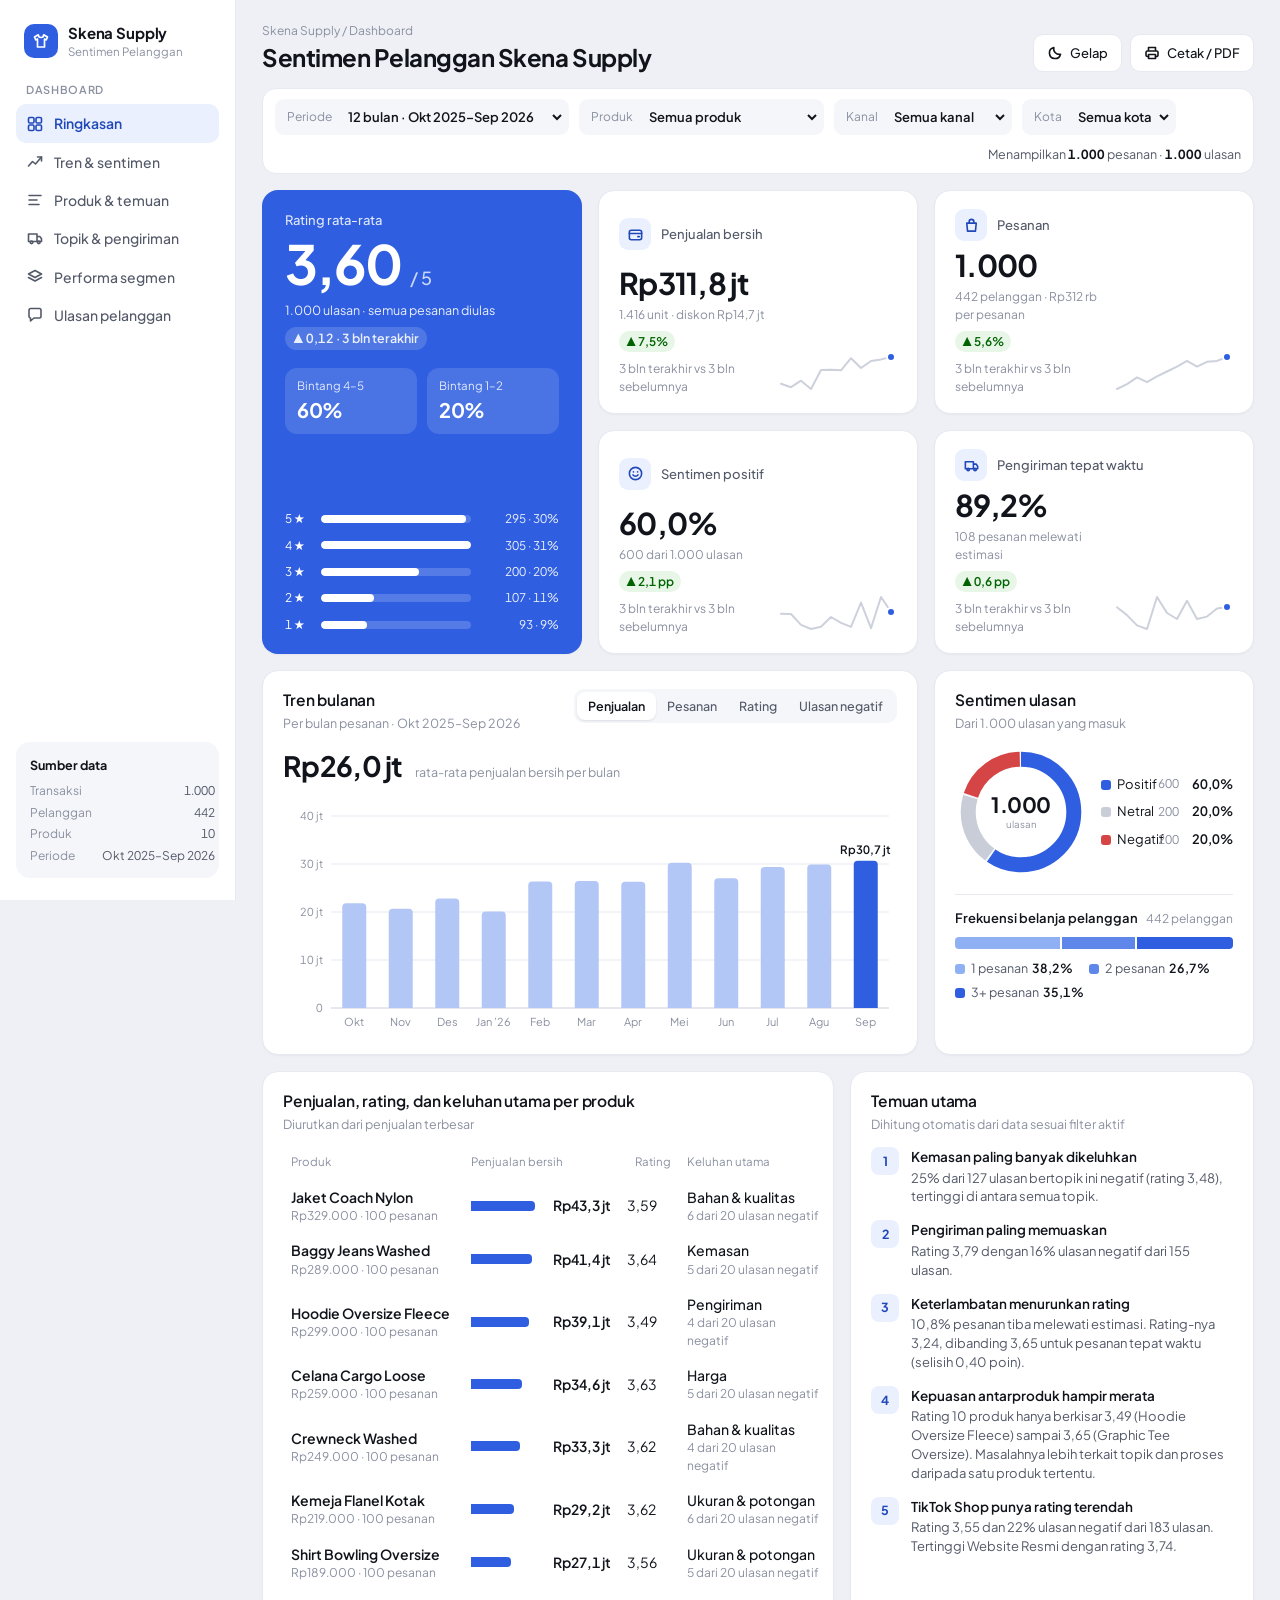
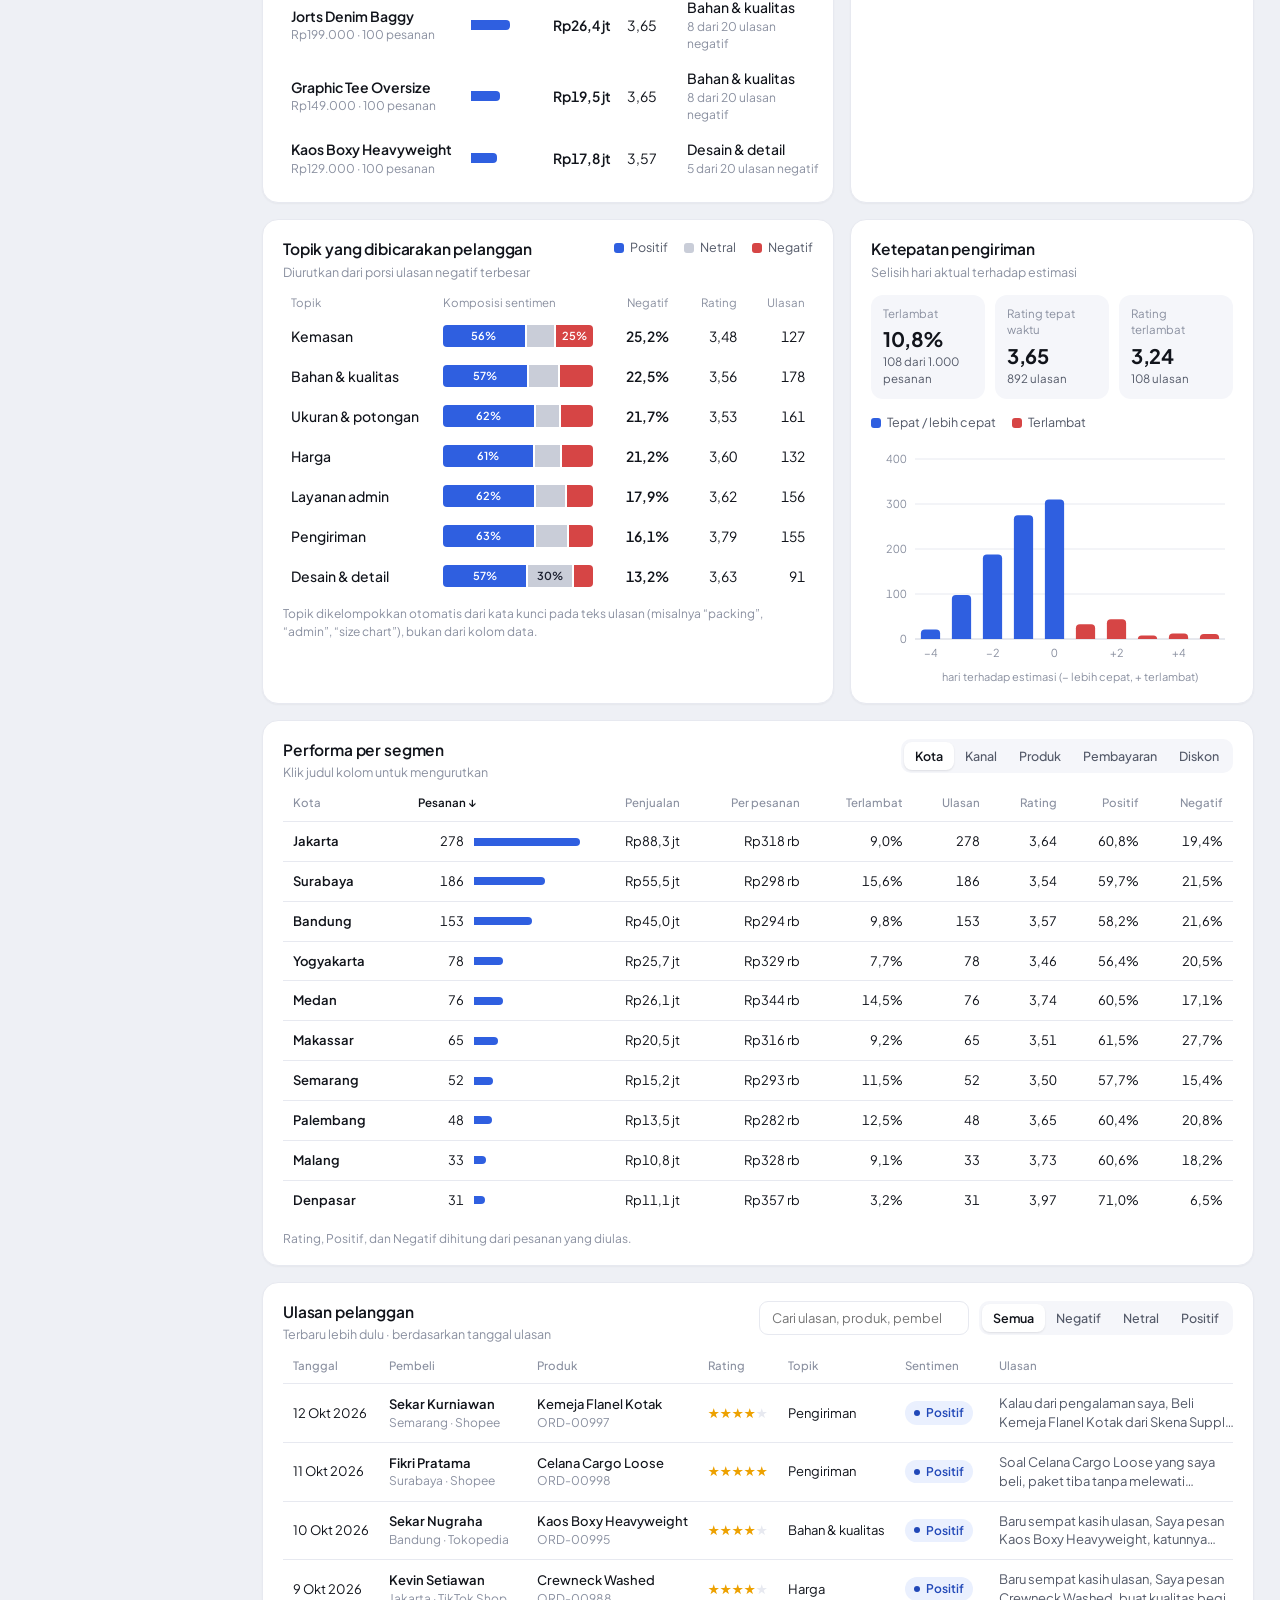
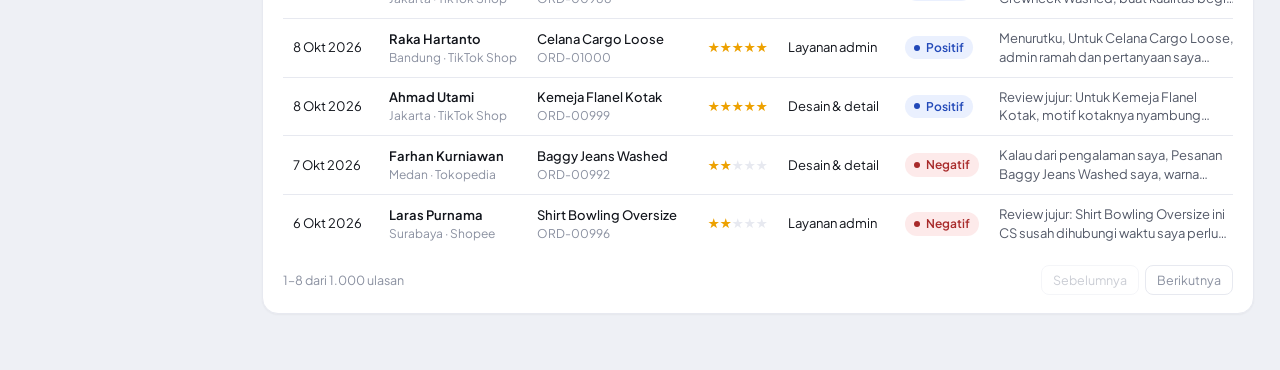
<file: index.html>
<!doctype html>
<html lang="id" data-theme="light">
<head>
<meta charset="utf-8">
<meta name="viewport" content="width=device-width, initial-scale=1">
<title>Sentimen Pelanggan Skena Supply</title>
<link rel="preconnect" href="https://fonts.googleapis.com">
<link rel="preconnect" href="https://fonts.gstatic.com" crossorigin>
<link href="https://fonts.googleapis.com/css2?family=Plus+Jakarta+Sans:wght@400;500;600;700&display=swap" rel="stylesheet">
<link rel="stylesheet" href="assets/style.css">
</head>
<body>
<div class="app">
  <aside class="side">
    <div class="brand">
      <div class="brand-mark" aria-hidden="true">
        <svg viewBox="0 0 18 18" fill="none" stroke="#fff" stroke-width="1.7" stroke-linecap="round" stroke-linejoin="round"><path d="M6.300 2.800L2.500 5l1.300 2.800 1.700-.800v8h7v-8l1.700.800L15.500 5l-3.800-2.200a2.700 2.700 0 01-5.400 0z"/></svg>
      </div>
      <div><b>Skena Supply</b><span>Sentimen Pelanggan</span></div>
    </div>
    <nav class="nav" aria-label="Bagian dashboard">
      <div class="nav-label">Dashboard</div>
      <a href="#ringkasan" class="on"><svg viewBox="0 0 18 18"><rect x="2.5" y="2.5" width="5.5" height="5.5" rx="1.3"/><rect x="10" y="2.5" width="5.5" height="5.5" rx="1.3"/><rect x="2.5" y="10" width="5.5" height="5.5" rx="1.3"/><rect x="10" y="10" width="5.5" height="5.5" rx="1.3"/></svg>Ringkasan</a>
      <a href="#tren"><svg viewBox="0 0 18 18"><path d="M2.5 13l4-4.5 3 2.5 6-7"/><path d="M11.5 4h4v4"/></svg>Tren &amp; sentimen</a>
      <a href="#produk"><svg viewBox="0 0 18 18"><path d="M3 4.5h12M3 9h8M3 13.5h10"/></svg>Produk &amp; temuan</a>
            <a href="#topik"><svg viewBox="0 0 18 18"><path d="M2.5 5h8.500v7.500h-8.500zM11 7.500h2.800l1.700 2.200v2.800H11"/><circle cx="5.500" cy="13.300" r="1.300"/><circle cx="12.800" cy="13.300" r="1.300"/></svg>Topik &amp; pengiriman</a>
      <a href="#segmen"><svg viewBox="0 0 18 18"><path d="M9 2.5l6.5 3.5L9 9.5 2.5 6 9 2.5z"/><path d="M2.5 9.5L9 13l6.5-3.5"/></svg>Performa segmen</a>
      <a href="#ulasan"><svg viewBox="0 0 18 18"><path d="M3 4.2A1.7 1.7 0 014.7 2.5h8.6A1.7 1.7 0 0115 4.2v6.1a1.7 1.7 0 01-1.7 1.7H8l-3.5 3v-3h-.3A1.7 1.7 0 013 10.300z"/></svg>Ulasan pelanggan</a>
    </nav>
    <div class="side-foot">
      <b>Sumber data</b>
      <dl>
        <dt>Transaksi</dt><dd id="ds-n"></dd>
        <dt>Pelanggan</dt><dd id="ds-c"></dd>
        <dt>Produk</dt><dd id="ds-s"></dd>
        <dt>Periode</dt><dd id="ds-p"></dd>
      </dl>
    </div>
  </aside>

  <main>
    <header class="top">
      <div>
        <div class="crumb">Skena Supply / Dashboard</div>
        <h1 id="title"></h1>
      </div>
      <div class="top-actions">
        <button class="btn" id="btn-theme" type="button" aria-label="Ganti tema terang/gelap"><svg viewBox="0 0 16 16"><path d="M13.5 9.2A5.6 5.6 0 016.8 2.5a5.6 5.6 0 106.7 6.7z"/></svg><span>Gelap</span></button>
        <button class="btn" id="btn-print" type="button"><svg viewBox="0 0 16 16"><path d="M4.5 6V2.5h7V6M4.500 11.500h-1A1.500 1.500 0 012 10V7.500A1.500 1.500 0 013.500 6h9A1.500 1.500 0 0114 7.500V10a1.500 1.500 0 01-1.500 1.500h-1"/><path d="M4.500 9.500h7v4h-7z"/></svg>Cetak / PDF</button>
      </div>
    </header>

    <section class="filters" aria-label="Filter">
      <div class="field"><label for="f-period">Periode</label><select id="f-period"></select></div>
      <div class="field"><label for="f-prod">Produk</label><select id="f-prod"></select></div>
      <div class="field"><label for="f-kanal">Kanal</label><select id="f-kanal"></select></div>
      <div class="field"><label for="f-kota">Kota</label><select id="f-kota"></select></div>
      <button class="link" id="f-reset" type="button" hidden>Reset filter</button>
      <div class="scope" id="scope"></div>
    </section>

    <section class="grid" id="ringkasan">
      <div class="card hero c4">
        <div class="lbl">Rating rata-rata</div>
        <div class="big"><b id="h-rating"></b><span>/ 5</span></div>
        <div class="meta" id="h-meta"></div>
        <div class="hero-stats" id="h-stats"></div>
        <div class="dist" id="h-dist"></div>
      </div>
      <div class="kpis c8" id="kpis"></div>
    </section>

    <section class="grid" id="tren">
      <div class="card c8">
        <div class="card-head">
          <div><h3>Tren bulanan</h3><p id="trend-sub"></p></div>
          <div class="seg" id="metric-seg" role="group" aria-label="Metrik tren"></div>
        </div>
        <div class="trend-head"><b id="trend-big"></b><span id="trend-note"></span></div>
        <div class="chart" id="trendChart"></div>
      </div>
      <div class="card c4">
        <div class="card-head"><div><h3>Sentimen ulasan</h3><p id="sent-sub"></p></div></div>
        <div class="donut-wrap">
          <svg class="donut" id="donut" viewBox="0 0 150 150" role="img" aria-label="Komposisi sentimen ulasan"></svg>
          <div class="rows" id="sent-legend"></div>
        </div>
        <div class="divider"></div>
        <div class="mini-title">Frekuensi belanja pelanggan <span id="freq-n"></span></div>
        <div class="stack" id="freq-bar"></div>
        <div class="stack-legend" id="freq-legend"></div>
      </div>
    </section>

    <section class="grid" id="produk">
      <div class="card c7">
        <div class="card-head">
          <div><h3>Penjualan, rating, dan keluhan utama per produk</h3><p>Diurutkan dari penjualan terbesar</p></div>
        </div>
        <div class="asp" id="prod"></div>
      </div>
      <div class="card c5">
        <div class="card-head"><div><h3>Temuan utama</h3><p>Dihitung otomatis dari data sesuai filter aktif</p></div></div>
        <ol class="ins" id="ins"></ol>
      </div>
    </section>

    <section class="grid" id="topik">
      <div class="card c7">
        <div class="card-head">
          <div><h3>Topik yang dibicarakan pelanggan</h3><p>Diurutkan dari porsi ulasan negatif terbesar</p></div>
          <div class="legend"><span><i class="sw pos"></i>Positif</span><span><i class="sw neu"></i>Netral</span><span><i class="sw neg"></i>Negatif</span></div>
        </div>
        <div class="asp" id="asp"></div>
        <p class="note">Topik dikelompokkan otomatis dari kata kunci pada teks ulasan (misalnya “packing”, “admin”, “size chart”), bukan dari kolom data.</p>
      </div>
      <div class="card c5">
        <div class="card-head">
          <div><h3>Ketepatan pengiriman</h3><p>Selisih hari aktual terhadap estimasi</p></div>
        </div>
        <div class="twostat" id="ship-stats"></div>
        <div class="legend" style="margin-bottom:4px"><span><i class="sw pos"></i>Tepat / lebih cepat</span><span><i class="sw neg"></i>Terlambat</span></div>
        <div class="chart" id="shipChart"></div>
      </div>
    </section>

    <section class="grid" id="segmen">
      <div class="card c12">
        <div class="card-head">
          <div><h3>Performa per segmen</h3><p>Klik judul kolom untuk mengurutkan</p></div>
          <div class="seg" id="dim-seg" role="group" aria-label="Dimensi"></div>
        </div>
        <div class="table-scroll"><table id="dim-table"></table></div>
        <p class="note" id="dim-note"></p>
      </div>
    </section>

    <section class="grid" id="ulasan">
      <div class="card c12">
        <div class="card-head">
          <div><h3>Ulasan pelanggan</h3><p id="rv-sub"></p></div>
          <div class="tools">
            <input class="search" id="rv-q" type="search" placeholder="Cari ulasan, produk, pembeli…" aria-label="Cari ulasan">
            <div class="seg" id="rv-seg" role="group" aria-label="Filter sentimen"></div>
          </div>
        </div>
        <div class="table-scroll"><table id="rv-table"></table></div>
        <div class="pager"><span id="rv-info"></span><div><button id="rv-prev" type="button">Sebelumnya</button><button id="rv-next" type="button">Berikutnya</button></div></div>
      </div>
    </section>
  </main>
</div>
<div id="tip" hidden></div>

<script src="assets/data.js"></script>
<script src="assets/app.js"></script>
</body>
</html>
</file>
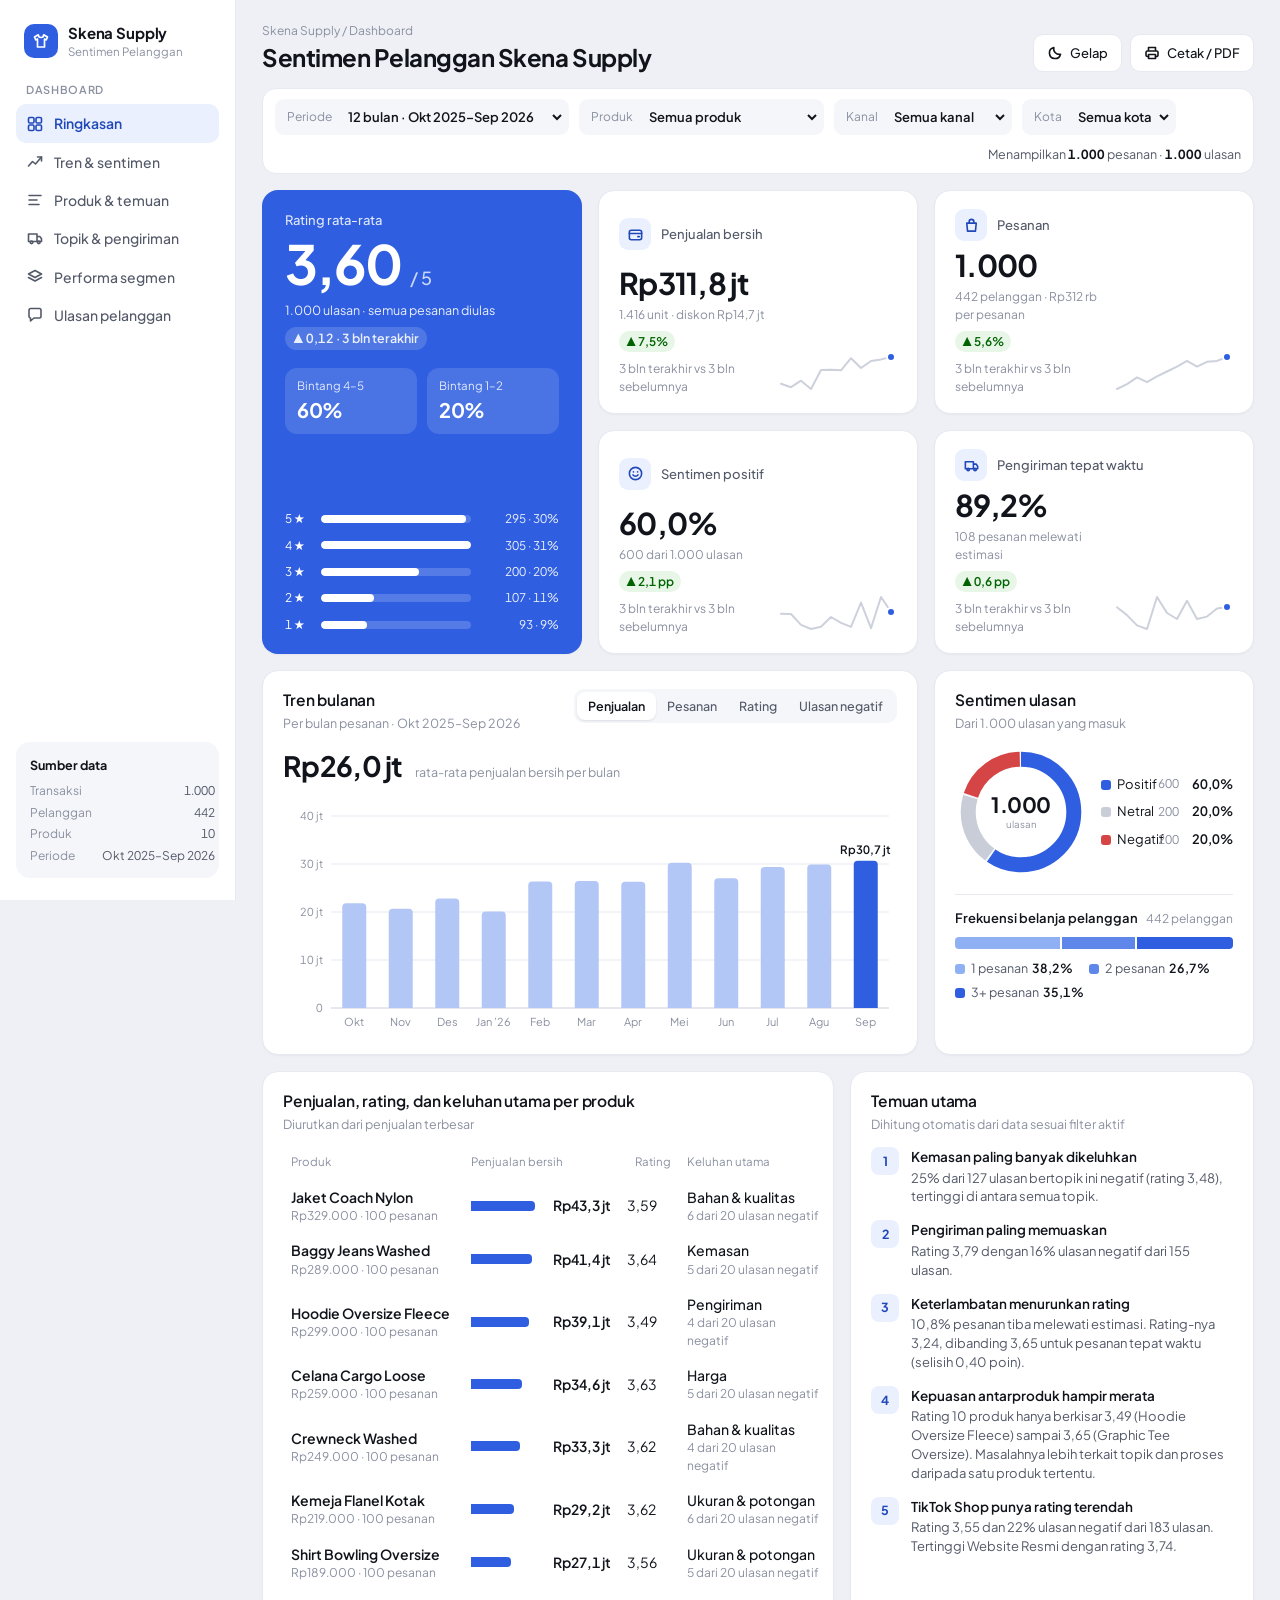
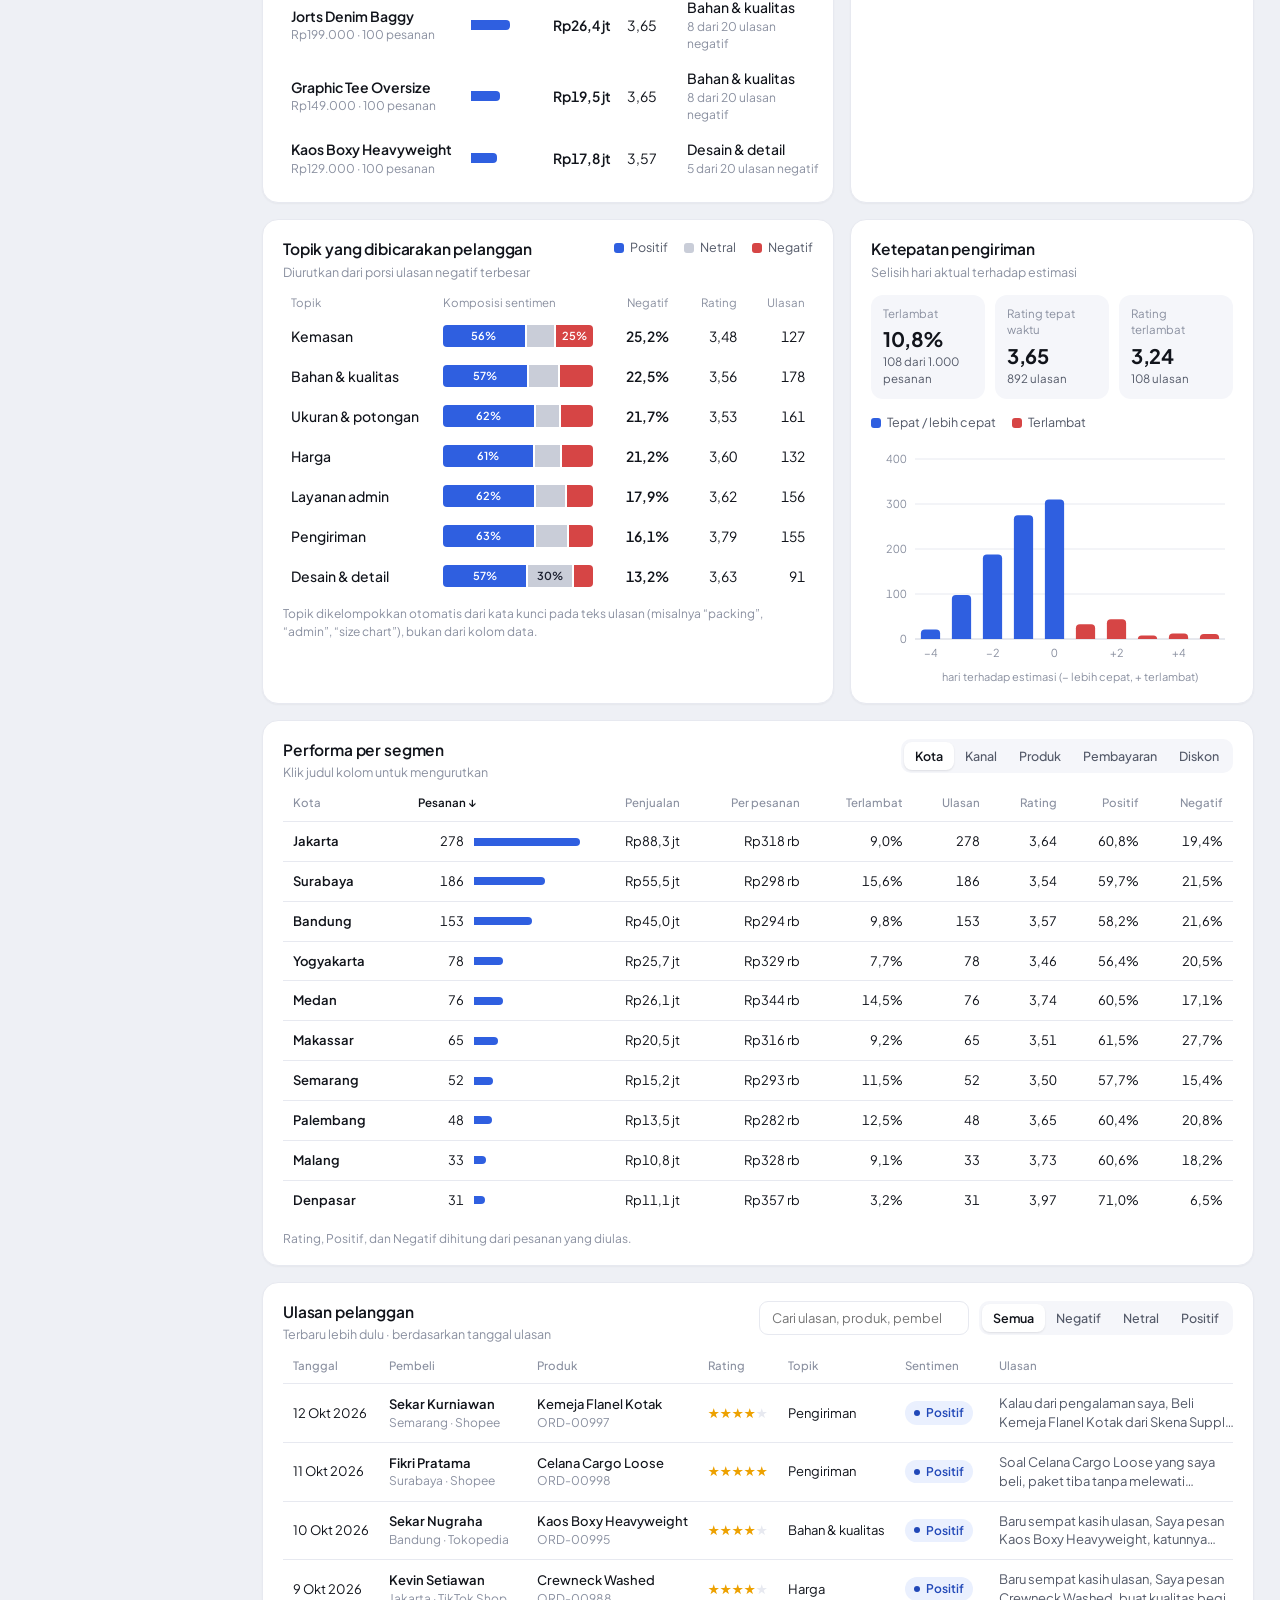
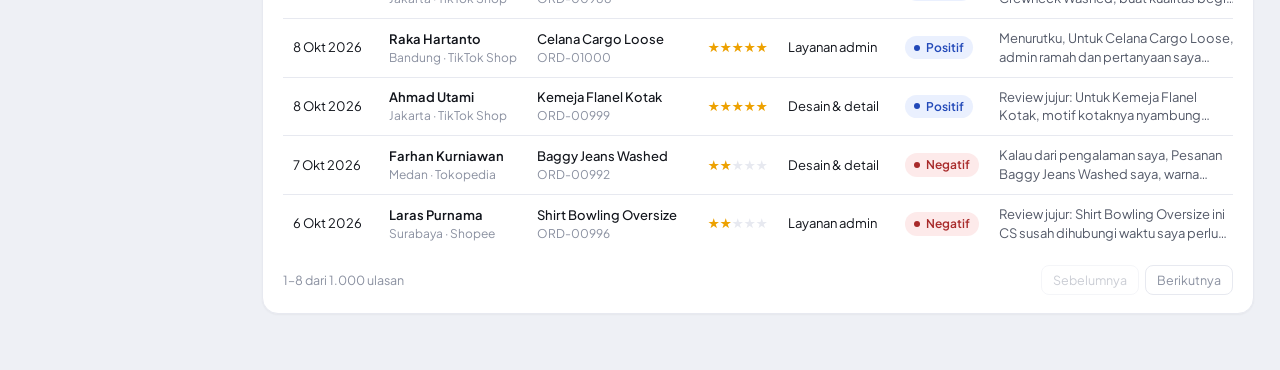
<file: dashboard-customer-feedback.html>
<!doctype html>
<html lang="id" data-theme="light">
<head>
<meta charset="utf-8">
<meta name="viewport" content="width=device-width, initial-scale=1">
<title>Sentimen Pelanggan Skena Supply</title>
<link rel="preconnect" href="https://fonts.googleapis.com">
<link rel="preconnect" href="https://fonts.gstatic.com" crossorigin>
<link href="https://fonts.googleapis.com/css2?family=Plus+Jakarta+Sans:wght@400;500;600;700&display=swap" rel="stylesheet">
<style>
:root{
  color-scheme:light;
  --page:#eef0f5; --surface:#ffffff; --surface-2:#f5f6fa; --hover:#f0f2f7;
  --ink:#11141b; --ink-2:#535968; --muted:#8a90a0; --line:#e7e9f0; --axis:#cdd1dc;
  --accent:#2f5fe0; --accent-bar:#b3c7f6; --accent-soft:#eaf0fe; --accent-ink:#2148b8;
  --hero:#2f5fe0; --hero-2:#2a54cb;
  --pos:#2f5fe0; --neu:#c9cdd8; --neg:#d64545;
  --good:#0ca30c; --warn:#eda100; --crit:#d64545;
  --good-soft:#e7f6e7; --good-ink:#006300; --warn-soft:#fdf3d9; --warn-ink:#7a5200;
  --crit-soft:#fdeaea; --crit-ink:#a82a2a; --neu-soft:#eff0f4; --neu-ink:#1c2030;
  --o1:#8fb0f3; --o2:#5f87ea; --o3:#2f5fe0; --star:#eda100;
  --shadow:0 1px 2px rgba(17,20,27,.04);
}
:root[data-theme="dark"]{
  color-scheme:dark;
  --page:#0d0f13; --surface:#171a20; --surface-2:#1d2129; --hover:#222731;
  --ink:#eef0f4; --ink-2:#b7bcc9; --muted:#8a90a0; --line:#262b35; --axis:#3a404c;
  --accent:#5b86f0; --accent-bar:#2c4276; --accent-soft:#1b2640; --accent-ink:#a9c0fb;
  --hero:#2a4fc4; --hero-2:#2445ad;
  --pos:#5b86f0; --neu:#4b5160; --neg:#e66767;
  --good:#0ca30c; --warn:#c98500; --crit:#e66767;
  --good-soft:#15291a; --good-ink:#5fd35f; --warn-soft:#2e2510; --warn-ink:#f0c060;
  --crit-soft:#331a1c; --crit-ink:#f29a9a; --neu-soft:#232832; --neu-ink:#eef0f4;
  --o1:#33508f; --o2:#4569c0; --o3:#5b86f0; --star:#e0a020;
  --shadow:none;
}
*{box-sizing:border-box}
html{scroll-behavior:smooth}
body{margin:0;background:var(--page);color:var(--ink);font:14px/1.45 "Plus Jakarta Sans",system-ui,-apple-system,"Segoe UI",sans-serif;-webkit-font-smoothing:antialiased}
button,select,input{font:inherit;color:inherit}
h1,h2,h3,p{margin:0}
.app{display:grid;grid-template-columns:236px minmax(0,1fr);max-width:1520px;margin:0 auto;min-height:100vh}

/* ── Sidebar ── */
.side{position:sticky;top:0;height:100vh;padding:22px 16px;background:var(--surface);border-right:1px solid var(--line);display:flex;flex-direction:column;gap:22px}
.brand{display:flex;align-items:center;gap:10px;padding:0 8px}
.brand-mark{width:34px;height:34px;border-radius:10px;background:var(--accent);display:grid;place-items:center;flex:none}
.brand-mark svg{width:18px;height:18px}
.brand b{display:block;font-size:15px;font-weight:700;letter-spacing:-.01em}
.brand span{display:block;font-size:11.5px;color:var(--muted)}
.nav-label{padding:0 10px 6px;font-size:11px;font-weight:600;letter-spacing:.06em;text-transform:uppercase;color:var(--muted)}
.nav a{display:flex;align-items:center;gap:10px;padding:9px 10px;border-radius:10px;color:var(--ink-2);text-decoration:none;font-weight:500}
.nav a svg{width:18px;height:18px;flex:none;stroke:currentColor;fill:none;stroke-width:1.6;stroke-linecap:round;stroke-linejoin:round}
.nav a:hover{background:var(--hover);color:var(--ink)}
.nav a.on{background:var(--accent-soft);color:var(--accent-ink);font-weight:600}
.side-foot{margin-top:auto;padding:14px;border-radius:14px;background:var(--surface-2);font-size:12px;color:var(--ink-2)}
.side-foot b{display:block;margin-bottom:8px;font-size:12.5px;color:var(--ink)}
.side-foot dl{margin:0;display:grid;grid-template-columns:auto 1fr;gap:4px 10px}
.side-foot dt{color:var(--muted)}
.side-foot dd{margin:0;text-align:right;white-space:nowrap;font-variant-numeric:tabular-nums}

/* ── Main ── */
main{padding:22px 26px 40px;min-width:0}
.top{display:flex;align-items:flex-end;justify-content:space-between;gap:16px;margin-bottom:16px}
.crumb{font-size:12px;color:var(--muted);margin-bottom:4px}
.top h1{font-size:24px;font-weight:700;letter-spacing:-.02em;line-height:1.2}
.top p{margin-top:4px;color:var(--ink-2);font-size:13px}
.top-actions{display:flex;gap:8px;flex:none}
.btn{display:inline-flex;align-items:center;gap:7px;height:38px;padding:0 13px;border:1px solid var(--line);border-radius:10px;background:var(--surface);cursor:pointer;font-weight:500;font-size:13px}
.btn:hover{background:var(--hover)}
.btn svg{width:16px;height:16px;stroke:currentColor;fill:none;stroke-width:1.6;stroke-linecap:round;stroke-linejoin:round}

.filters{display:flex;flex-wrap:wrap;align-items:center;gap:10px;padding:10px 12px;margin-bottom:16px;background:var(--surface);border:1px solid var(--line);border-radius:14px}
.field{display:flex;align-items:center;gap:8px;height:36px;padding:0 4px 0 12px;border-radius:9px;background:var(--surface-2)}
.field label{font-size:12px;color:var(--muted)}
.field select{height:34px;border:0;background:transparent;font-weight:600;font-size:13px;padding:0 4px;cursor:pointer;outline:none;max-width:260px}
.field:focus-within{box-shadow:0 0 0 2px var(--accent-soft)}
.link{border:0;background:none;color:var(--accent-ink);font-weight:600;font-size:13px;cursor:pointer;padding:6px 4px}
.link[hidden]{display:none}
.scope{margin-left:auto;font-size:12.5px;color:var(--ink-2)}
.scope b{color:var(--ink);font-variant-numeric:tabular-nums}

.grid{display:grid;grid-template-columns:repeat(12,minmax(0,1fr));gap:16px;margin-bottom:16px;scroll-margin-top:16px}
.c4{grid-column:span 4}.c5{grid-column:span 5}.c7{grid-column:span 7}.c8{grid-column:span 8}.c12{grid-column:span 12}
.card{background:var(--surface);border:1px solid var(--line);border-radius:16px;padding:18px 20px;box-shadow:var(--shadow);min-width:0}
.card-head{display:flex;align-items:flex-start;justify-content:space-between;gap:12px;margin-bottom:14px}
.card-head h3{font-size:15.5px;font-weight:600;letter-spacing:-.01em}
.card-head p{font-size:12.5px;color:var(--muted);margin-top:2px}

/* segmented control */
.seg{display:inline-flex;padding:3px;border-radius:10px;background:var(--surface-2);flex:none}
.seg button{border:0;background:none;height:28px;padding:0 11px;border-radius:8px;font-size:12.5px;font-weight:500;color:var(--ink-2);cursor:pointer;white-space:nowrap}
.seg button[aria-pressed="true"]{background:var(--surface);color:var(--ink);font-weight:600;box-shadow:0 1px 2px rgba(17,20,27,.10)}

/* ── Hero + KPI ── */
.hero{background:var(--hero);border-color:transparent;color:#fff;display:flex;flex-direction:column;padding:20px 22px}
.hero .lbl{font-size:13px;font-weight:500;opacity:.85}
.hero .big{display:flex;align-items:baseline;gap:8px;margin-top:6px}
.hero .big b{font-size:54px;font-weight:700;letter-spacing:-.03em;line-height:1}
.hero .big span{font-size:18px;opacity:.75;font-weight:500}
.hero .meta{display:flex;flex-wrap:wrap;align-items:center;gap:8px;margin-top:10px;font-size:12.5px;opacity:.9}
.hero .chip{display:inline-flex;gap:5px;align-items:center;padding:2px 8px;border-radius:99px;background:rgba(255,255,255,.18);font-weight:600;font-variant-numeric:tabular-nums}
.hero-stats{display:grid;grid-template-columns:1fr 1fr;gap:10px;margin-top:18px}
.hero-stats div{padding:10px 12px;border-radius:12px;background:rgba(255,255,255,.13)}
.hero-stats span{display:block;font-size:11.5px;opacity:.85}
.hero-stats b{display:block;font-size:20px;font-weight:700;letter-spacing:-.02em;margin-top:1px}
.dist{margin-top:auto;padding-top:18px;display:grid;gap:9px}
.dist-row{display:grid;grid-template-columns:26px 1fr 78px;align-items:center;gap:10px;font-size:12px;font-variant-numeric:tabular-nums}
.dist-row .track{height:8px;border-radius:4px;background:rgba(255,255,255,.18);overflow:hidden}
.dist-row .fill{display:block;height:100%;border-radius:4px;background:#fff}
.dist-row .v{text-align:right;opacity:.9}

.kpis{display:grid;grid-template-columns:repeat(2,minmax(0,1fr));gap:16px}
.kpi{display:grid;grid-template-columns:minmax(0,1fr) 120px;gap:8px 12px;align-items:end}
.kpi-top{grid-column:1/-1;display:flex;align-items:center;gap:10px}
.kpi-ico{width:32px;height:32px;border-radius:9px;background:var(--accent-soft);color:var(--accent-ink);display:grid;place-items:center;flex:none}
.kpi-ico svg{width:17px;height:17px;stroke:currentColor;fill:none;stroke-width:1.7;stroke-linecap:round;stroke-linejoin:round}
.kpi-top span{font-size:13px;color:var(--ink-2);font-weight:500}
.kpi-val{font-size:30px;font-weight:700;letter-spacing:-.025em;line-height:1.1}
.kpi-sub{margin-top:6px;font-size:12px;color:var(--muted)}
.kpi-row{display:flex;align-items:center;gap:8px;margin-top:8px;font-size:12px;color:var(--muted);flex-wrap:wrap}
.delta{display:inline-flex;align-items:center;gap:4px;padding:2px 7px;border-radius:99px;font-weight:600;font-size:12px;font-variant-numeric:tabular-nums}
.delta.up{background:var(--good-soft);color:var(--good-ink)}
.delta.down{background:var(--crit-soft);color:var(--crit-ink)}
.delta.flat{background:var(--neu-soft);color:var(--ink-2)}
.spark{width:120px;height:44px}

/* ── Charts ── */
svg text{font-family:inherit}
.tick{font-size:11px;fill:var(--muted);font-variant-numeric:tabular-nums}
.gridl{stroke:var(--line);stroke-width:1}
.base{stroke:var(--axis);stroke-width:1}
.bar{fill:var(--accent-bar);transition:fill .12s}
.bar.hi,.bar.on{fill:var(--accent)}
.bar.pos{fill:var(--pos)}.bar.neg{fill:var(--neg)}
.vlabel{font-size:11.5px;font-weight:600;fill:var(--ink);font-variant-numeric:tabular-nums}
.ln{fill:none;stroke:var(--accent);stroke-width:2;stroke-linejoin:round;stroke-linecap:round}
.area{fill:var(--accent);opacity:.10}
.dot{fill:var(--accent);stroke:var(--surface);stroke-width:2}
.cross{stroke:var(--axis);stroke-width:1}
.trend-head{display:flex;align-items:baseline;gap:12px;flex-wrap:wrap;margin-bottom:6px}
.trend-head b{font-size:28px;font-weight:700;letter-spacing:-.025em}
.trend-head span{font-size:12.5px;color:var(--muted)}
.chart{width:100%}
.chart svg{display:block}

.legend{display:flex;flex:none;gap:6px 16px;font-size:12.5px;color:var(--ink-2)}
.legend i,.sw{display:inline-block;width:10px;height:10px;border-radius:3px;margin-right:6px;vertical-align:-1px}
.sw.pos{background:var(--pos)}.sw.neu{background:var(--neu)}.sw.neg{background:var(--neg)}
.sw.o1{background:var(--o1)}.sw.o2{background:var(--o2)}.sw.o3{background:var(--o3)}
.stack .o1{background:var(--o1)}.stack .o2{background:var(--o2)}.stack .o3{background:var(--o3)}
.sw.good{background:var(--good)}.sw.warn{background:var(--warn)}.sw.crit{background:var(--crit)}

.donut-wrap{display:grid;grid-template-columns:132px minmax(0,1fr);gap:14px;align-items:center}
.donut{width:132px;height:132px}
.donut circle{fill:none;stroke-width:17}
.donut .s-pos{stroke:var(--pos)}.donut .s-neu{stroke:var(--neu)}.donut .s-neg{stroke:var(--neg)}
.donut .c1{font-size:24px;font-weight:700;fill:var(--ink);letter-spacing:-.02em}
.donut .c2{font-size:11px;fill:var(--muted)}
.rows{display:grid;gap:9px}
.rowline>span:first-child{white-space:nowrap}
.rowline{display:grid;grid-template-columns:minmax(0,1fr) auto auto;gap:10px;align-items:center;font-size:13px}
.rowline .n{color:var(--muted);font-size:12px;font-variant-numeric:tabular-nums}
.rowline b{font-weight:600;font-variant-numeric:tabular-nums;min-width:44px;text-align:right}
.divider{height:1px;background:var(--line);margin:16px 0 14px}
.mini-title{display:flex;justify-content:space-between;align-items:baseline;font-size:13px;font-weight:600;margin-bottom:9px}
.mini-title span{font-weight:400;font-size:12px;color:var(--muted)}
.stack{display:flex;gap:2px;height:12px;border-radius:4px;overflow:hidden}
.stack span{display:block;height:100%;min-width:0}
.stack .pos{background:var(--pos)}.stack .neu{background:var(--neu)}.stack .neg{background:var(--neg)}
.stack .good{background:var(--good)}.stack .warn{background:var(--warn)}.stack .crit{background:var(--crit)}
.stack-legend{display:flex;flex-wrap:wrap;gap:6px 16px;margin-top:10px;font-size:12.5px;color:var(--ink-2)}
.stack-legend b{color:var(--ink);font-weight:600;font-variant-numeric:tabular-nums;margin-left:4px}

/* aspek */
.asp{display:grid;gap:2px}
.asp-row{display:grid;grid-template-columns:138px minmax(0,1fr) 62px 54px 54px;gap:14px;align-items:center;padding:8px 8px;border-radius:9px}
.asp-row:not(.asp-h):hover{background:var(--surface-2)}
.asp-h{font-size:11.5px;color:var(--muted);padding-top:0;padding-bottom:4px}
.asp-h span:nth-child(n+3),.asp-row .num{text-align:right;font-variant-numeric:tabular-nums}
.asp-name{font-weight:500}
.asp-bar{display:flex;gap:2px;height:22px}
.asp-bar span{display:flex;align-items:center;justify-content:center;min-width:0;font-size:11px;font-weight:600;white-space:nowrap}
.asp-bar span:first-child{border-radius:4px 0 0 4px}.asp-bar span:last-child{border-radius:0 4px 4px 0}
.asp-bar .pos{background:var(--pos);color:#fff}.asp-bar .neu{background:var(--neu);color:var(--neu-ink)}.asp-bar .neg{background:var(--neg);color:#fff}
.asp-bar em{font-style:normal}
.num b{font-weight:600}

/* produk */
.prod-row{display:grid;grid-template-columns:minmax(164px,1.3fr) minmax(140px,1.4fr) 44px minmax(132px,1.15fr);gap:16px;align-items:center;padding:7px 8px;border-radius:9px}
.prod-row:not(.asp-h):hover{background:var(--surface-2)}
.prod-row.asp-h span:nth-child(3){text-align:right}
.prod-row.asp-h span:nth-child(4){text-align:left}
.prod-name b{display:block;font-weight:600;white-space:nowrap;overflow:hidden;text-overflow:ellipsis}
.prod-name span,.prod-top span{display:block;font-size:12px;color:var(--muted)}
.prod-bar{display:grid;grid-template-columns:minmax(0,1fr) 66px;gap:10px;align-items:center}
.prod-bar i{display:block;height:10px;border-radius:0 4px 4px 0;background:var(--accent)}
.prod-bar span{text-align:right;font-variant-numeric:tabular-nums;font-weight:600}
.prod-top b{display:block;font-weight:500;white-space:nowrap;overflow:hidden;text-overflow:ellipsis}

/* insights */
.ins{display:grid;gap:14px;margin:0;padding:0;list-style:none}
.ins li{display:grid;grid-template-columns:28px minmax(0,1fr);gap:12px}
.ins .k{width:28px;height:28px;border-radius:8px;background:var(--accent-soft);color:var(--accent-ink);display:grid;place-items:center;font-weight:700;font-size:12.5px}
.ins b{display:block;font-size:13.5px;font-weight:600}
.ins p{font-size:13px;color:var(--ink-2);margin-top:2px}

/* tables */
table{width:100%;border-collapse:collapse;font-size:13px}
th{font-size:11.5px;font-weight:500;color:var(--muted);text-align:left;padding:0 10px 9px;border-bottom:1px solid var(--line);white-space:nowrap}
td{padding:10px;border-bottom:1px solid var(--line);vertical-align:middle}
tbody tr:last-child td{border-bottom:0}
tbody tr:hover td{background:var(--surface-2)}
th.r,td.r{text-align:right;font-variant-numeric:tabular-nums}
th button{border:0;background:none;padding:0;color:inherit;font:inherit;cursor:pointer}
th button:hover{color:var(--ink)}
th[aria-sort] button{color:var(--ink);font-weight:600}
.cellbar{display:grid;grid-template-columns:46px minmax(60px,1fr);gap:10px;align-items:center}
.cellbar span{text-align:right;font-variant-numeric:tabular-nums}
.cellbar i{display:block;height:8px;border-radius:0 4px 4px 0;background:var(--accent)}
.low-n{color:var(--muted)}
.note{font-size:12px;color:var(--muted);margin-top:10px}

.twostat{display:grid;grid-template-columns:repeat(3,minmax(0,1fr));gap:10px;margin-bottom:14px}
.stat{padding:11px 12px;border-radius:12px;background:var(--surface-2)}
.stat span{display:block;font-size:11.5px;color:var(--muted)}
.stat b{display:block;font-size:20px;font-weight:700;letter-spacing:-.02em;margin-top:2px}
.stat small{display:block;font-size:11.5px;color:var(--ink-2);margin-top:1px}

.tools{display:flex;gap:10px;align-items:center;flex-wrap:wrap}
.search{height:34px;width:210px;padding:0 12px;border:1px solid var(--line);border-radius:9px;background:var(--surface);outline:none;font-size:13px}
.search:focus{border-color:var(--accent)}
.pill{display:inline-flex;align-items:center;gap:6px;padding:3px 9px;border-radius:99px;font-size:12px;font-weight:600;white-space:nowrap}
.pill::before{content:"";width:6px;height:6px;border-radius:50%;background:currentColor}
.pill.pos{background:var(--accent-soft);color:var(--accent-ink)}
.pill.neu{background:var(--neu-soft);color:var(--ink-2)}
.pill.neg,.pill.crit{background:var(--crit-soft);color:var(--crit-ink)}
.pill.good{background:var(--good-soft);color:var(--good-ink)}
.pill.warn{background:var(--warn-soft);color:var(--warn-ink)}
.stars{white-space:nowrap;letter-spacing:1px;color:var(--line);font-size:13px}
.stars b{color:var(--star);font-weight:400}
.rv-text{display:-webkit-box;-webkit-line-clamp:2;-webkit-box-orient:vertical;overflow:hidden;color:var(--ink-2);min-width:240px}
.rv-id{font-weight:600;font-variant-numeric:tabular-nums;white-space:nowrap}
.rv-sub{font-size:12px;color:var(--muted);white-space:nowrap}
.pager{display:flex;align-items:center;justify-content:space-between;margin-top:12px;font-size:12.5px;color:var(--muted)}
.pager div{display:flex;gap:6px}
.pager button{height:30px;padding:0 11px;border:1px solid var(--line);border-radius:8px;background:var(--surface);cursor:pointer;font-size:12.5px}
.pager button:disabled{opacity:.45;cursor:default}
.empty{padding:28px 0;text-align:center;color:var(--muted);font-size:13px}
.table-scroll{overflow-x:auto}

#tip{position:fixed;z-index:20;pointer-events:none;min-width:130px;max-width:260px;padding:9px 11px;border-radius:10px;background:var(--ink);color:var(--surface);font-size:12px;box-shadow:0 6px 20px rgba(0,0,0,.18)}
#tip[hidden]{display:none}
#tip .t{opacity:.7;margin-bottom:3px}
#tip .v{font-size:14px;font-weight:700;font-variant-numeric:tabular-nums}
#tip .r{display:flex;justify-content:space-between;gap:14px;margin-top:2px;font-variant-numeric:tabular-nums}
#tip .r span{opacity:.75}

@media (max-width:1180px){
  .app{grid-template-columns:minmax(0,1fr)}
  .side{display:none}
  .c4,.c5,.c7,.c8{grid-column:span 12}
}
@media (max-width:680px){
  main{padding:16px 14px 32px}
  .top{flex-direction:column;align-items:flex-start}
  .kpis{grid-template-columns:minmax(0,1fr)}
  .donut-wrap{grid-template-columns:minmax(0,1fr);justify-items:center}
  .asp-row{grid-template-columns:104px minmax(0,1fr) 54px;gap:10px}
  .asp-row>:nth-child(n+4){display:none}
  .prod-row{grid-template-columns:minmax(0,1fr) minmax(0,1fr) 40px;gap:10px}
  .prod-row>:nth-child(4){display:none}
  .scope{margin-left:0;width:100%}
  .twostat{grid-template-columns:minmax(0,1fr)}
}
@media print{
  .side,.top-actions,.filters select+*,#tip{display:none!important}
  .app{display:block}
  body{background:#fff}
  .card{break-inside:avoid}
}
</style>
</head>
<body>
<div class="app">
  <aside class="side">
    <div class="brand">
      <div class="brand-mark" aria-hidden="true">
        <svg viewBox="0 0 18 18" fill="none" stroke="#fff" stroke-width="1.7" stroke-linecap="round" stroke-linejoin="round"><path d="M6.300 2.800L2.500 5l1.300 2.800 1.700-.800v8h7v-8l1.700.800L15.500 5l-3.800-2.200a2.700 2.700 0 01-5.400 0z"/></svg>
      </div>
      <div><b>Skena Supply</b><span>Sentimen Pelanggan</span></div>
    </div>
    <nav class="nav" aria-label="Bagian dashboard">
      <div class="nav-label">Dashboard</div>
      <a href="#ringkasan" class="on"><svg viewBox="0 0 18 18"><rect x="2.5" y="2.5" width="5.5" height="5.5" rx="1.3"/><rect x="10" y="2.5" width="5.5" height="5.5" rx="1.3"/><rect x="2.5" y="10" width="5.5" height="5.5" rx="1.3"/><rect x="10" y="10" width="5.5" height="5.5" rx="1.3"/></svg>Ringkasan</a>
      <a href="#tren"><svg viewBox="0 0 18 18"><path d="M2.5 13l4-4.5 3 2.5 6-7"/><path d="M11.5 4h4v4"/></svg>Tren &amp; sentimen</a>
      <a href="#produk"><svg viewBox="0 0 18 18"><path d="M3 4.5h12M3 9h8M3 13.5h10"/></svg>Produk &amp; temuan</a>
            <a href="#topik"><svg viewBox="0 0 18 18"><path d="M2.5 5h8.500v7.500h-8.500zM11 7.500h2.800l1.700 2.200v2.800H11"/><circle cx="5.500" cy="13.300" r="1.300"/><circle cx="12.800" cy="13.300" r="1.300"/></svg>Topik &amp; pengiriman</a>
      <a href="#segmen"><svg viewBox="0 0 18 18"><path d="M9 2.5l6.5 3.5L9 9.5 2.5 6 9 2.5z"/><path d="M2.5 9.5L9 13l6.5-3.5"/></svg>Performa segmen</a>
      <a href="#ulasan"><svg viewBox="0 0 18 18"><path d="M3 4.2A1.7 1.7 0 014.7 2.5h8.6A1.7 1.7 0 0115 4.2v6.1a1.7 1.7 0 01-1.7 1.7H8l-3.5 3v-3h-.3A1.7 1.7 0 013 10.300z"/></svg>Ulasan pelanggan</a>
    </nav>
    <div class="side-foot">
      <b>Sumber data</b>
      <dl>
        <dt>Transaksi</dt><dd id="ds-n"></dd>
        <dt>Pelanggan</dt><dd id="ds-c"></dd>
        <dt>Produk</dt><dd id="ds-s"></dd>
        <dt>Periode</dt><dd id="ds-p"></dd>
      </dl>
    </div>
  </aside>

  <main>
    <header class="top">
      <div>
        <div class="crumb">Skena Supply / Dashboard</div>
        <h1 id="title"></h1>
      </div>
      <div class="top-actions">
        <button class="btn" id="btn-theme" type="button" aria-label="Ganti tema terang/gelap"><svg viewBox="0 0 16 16"><path d="M13.5 9.2A5.6 5.6 0 016.8 2.5a5.6 5.6 0 106.7 6.7z"/></svg><span>Gelap</span></button>
        <button class="btn" id="btn-print" type="button"><svg viewBox="0 0 16 16"><path d="M4.5 6V2.5h7V6M4.500 11.500h-1A1.500 1.500 0 012 10V7.500A1.500 1.500 0 013.500 6h9A1.500 1.500 0 0114 7.500V10a1.500 1.500 0 01-1.500 1.500h-1"/><path d="M4.500 9.500h7v4h-7z"/></svg>Cetak / PDF</button>
      </div>
    </header>

    <section class="filters" aria-label="Filter">
      <div class="field"><label for="f-period">Periode</label><select id="f-period"></select></div>
      <div class="field"><label for="f-prod">Produk</label><select id="f-prod"></select></div>
      <div class="field"><label for="f-kanal">Kanal</label><select id="f-kanal"></select></div>
      <div class="field"><label for="f-kota">Kota</label><select id="f-kota"></select></div>
      <button class="link" id="f-reset" type="button" hidden>Reset filter</button>
      <div class="scope" id="scope"></div>
    </section>

    <section class="grid" id="ringkasan">
      <div class="card hero c4">
        <div class="lbl">Rating rata-rata</div>
        <div class="big"><b id="h-rating"></b><span>/ 5</span></div>
        <div class="meta" id="h-meta"></div>
        <div class="hero-stats" id="h-stats"></div>
        <div class="dist" id="h-dist"></div>
      </div>
      <div class="kpis c8" id="kpis"></div>
    </section>

    <section class="grid" id="tren">
      <div class="card c8">
        <div class="card-head">
          <div><h3>Tren bulanan</h3><p id="trend-sub"></p></div>
          <div class="seg" id="metric-seg" role="group" aria-label="Metrik tren"></div>
        </div>
        <div class="trend-head"><b id="trend-big"></b><span id="trend-note"></span></div>
        <div class="chart" id="trendChart"></div>
      </div>
      <div class="card c4">
        <div class="card-head"><div><h3>Sentimen ulasan</h3><p id="sent-sub"></p></div></div>
        <div class="donut-wrap">
          <svg class="donut" id="donut" viewBox="0 0 150 150" role="img" aria-label="Komposisi sentimen ulasan"></svg>
          <div class="rows" id="sent-legend"></div>
        </div>
        <div class="divider"></div>
        <div class="mini-title">Frekuensi belanja pelanggan <span id="freq-n"></span></div>
        <div class="stack" id="freq-bar"></div>
        <div class="stack-legend" id="freq-legend"></div>
      </div>
    </section>

    <section class="grid" id="produk">
      <div class="card c7">
        <div class="card-head">
          <div><h3>Penjualan, rating, dan keluhan utama per produk</h3><p>Diurutkan dari penjualan terbesar</p></div>
        </div>
        <div class="asp" id="prod"></div>
      </div>
      <div class="card c5">
        <div class="card-head"><div><h3>Temuan utama</h3><p>Dihitung otomatis dari data sesuai filter aktif</p></div></div>
        <ol class="ins" id="ins"></ol>
      </div>
    </section>

    <section class="grid" id="topik">
      <div class="card c7">
        <div class="card-head">
          <div><h3>Topik yang dibicarakan pelanggan</h3><p>Diurutkan dari porsi ulasan negatif terbesar</p></div>
          <div class="legend"><span><i class="sw pos"></i>Positif</span><span><i class="sw neu"></i>Netral</span><span><i class="sw neg"></i>Negatif</span></div>
        </div>
        <div class="asp" id="asp"></div>
        <p class="note">Topik dikelompokkan otomatis dari kata kunci pada teks ulasan (misalnya “packing”, “admin”, “size chart”), bukan dari kolom data.</p>
      </div>
      <div class="card c5">
        <div class="card-head">
          <div><h3>Ketepatan pengiriman</h3><p>Selisih hari aktual terhadap estimasi</p></div>
        </div>
        <div class="twostat" id="ship-stats"></div>
        <div class="legend" style="margin-bottom:4px"><span><i class="sw pos"></i>Tepat / lebih cepat</span><span><i class="sw neg"></i>Terlambat</span></div>
        <div class="chart" id="shipChart"></div>
      </div>
    </section>

    <section class="grid" id="segmen">
      <div class="card c12">
        <div class="card-head">
          <div><h3>Performa per segmen</h3><p>Klik judul kolom untuk mengurutkan</p></div>
          <div class="seg" id="dim-seg" role="group" aria-label="Dimensi"></div>
        </div>
        <div class="table-scroll"><table id="dim-table"></table></div>
        <p class="note" id="dim-note"></p>
      </div>
    </section>

    <section class="grid" id="ulasan">
      <div class="card c12">
        <div class="card-head">
          <div><h3>Ulasan pelanggan</h3><p id="rv-sub"></p></div>
          <div class="tools">
            <input class="search" id="rv-q" type="search" placeholder="Cari ulasan, produk, pembeli…" aria-label="Cari ulasan">
            <div class="seg" id="rv-seg" role="group" aria-label="Filter sentimen"></div>
          </div>
        </div>
        <div class="table-scroll"><table id="rv-table"></table></div>
        <div class="pager"><span id="rv-info"></span><div><button id="rv-prev" type="button">Sebelumnya</button><button id="rv-next" type="button">Berikutnya</button></div></div>
      </div>
    </section>
  </main>
</div>
<div id="tip" hidden></div>

<script>
const RAW = {"awal":"2025-10-01","akhir":"2026-09-30","months":["2025-10","2025-11","2025-12","2026-01","2026-02","2026-03","2026-04","2026-05","2026-06","2026-07","2026-08","2026-09"],"kota":["Bandung","Denpasar","Jakarta","Makassar","Malang","Medan","Palembang","Semarang","Surabaya","Yogyakarta"],"kanal":["Shopee","TikTok Shop","Tokopedia","Website Resmi"],"bayar":["COD","DANA","GoPay","Kartu Kredit","OVO","ShopeePay","Transfer Bank"],"produk":[{"nama":"Baggy Jeans Washed","sku":"SKN-BGJ","harga":289000},{"nama":"Celana Cargo Loose","sku":"SKN-CRG","harga":259000},{"nama":"Crewneck Washed","sku":"SKN-CRW","harga":249000},{"nama":"Graphic Tee Oversize","sku":"SKN-GRT","harga":149000},{"nama":"Hoodie Oversize Fleece","sku":"SKN-HDY","harga":299000},{"nama":"Jaket Coach Nylon","sku":"SKN-JKT","harga":329000},{"nama":"Jorts Denim Baggy","sku":"SKN-JRT","harga":199000},{"nama":"Kaos Boxy Heavyweight","sku":"SKN-BXY","harga":129000},{"nama":"Kemeja Flanel Kotak","sku":"SKN-FLN","harga":219000},{"nama":"Shirt Bowling Oversize","sku":"SKN-SHT","harga":189000}],"sent":["Positif","Netral","Negatif"],"topik":["Layanan admin","Kemasan","Pengiriman","Harga","Bahan & kualitas","Ukuran & potongan","Desain & detail"],"rows":[["ORD-00001","CUST-0481","Sekar Anggraini","2025-10-01",0,7,1,6,2,1,0,249000,4,2,2,2,4,"Baru sempat kasih ulasan, Pesanan Crewneck Washed saya, bahan terasa kasar setelah dicuci.","2025-10-06",0],["ORD-00002","CUST-0534","Reza Purnama","2025-10-01",0,9,0,5,2,2,0,498000,2,2,5,0,3,"Setelah dicoba, Beli Crewneck Washed dari Skena Supply, dengan harga segini saya puas. Puas sama pesanan ini.","2025-10-06",0],["ORD-00003","CUST-0272","Aditya Rahardjo","2025-10-01",0,3,2,2,2,1,0,249000,3,2,2,2,4,"Baru sempat kasih ulasan, Beli Crewneck Washed dari Skena Supply, bahan terasa kasar setelah dicuci. Kecewa dengan pesanan ini.","2025-10-07",0],["ORD-00004","CUST-0056","Aisyah Aryani","2025-10-02",0,2,0,0,4,3,5,852150,4,3,4,0,5,"Menurut saya pribadi, Hoodie Oversize Fleece ini hoodie longgarnya pas buat layering.","2025-10-15",44850],["ORD-00005","CUST-0020","Nanda Pamungkas","2025-10-02",0,4,0,5,4,2,0,598000,5,6,5,0,4,"Kalau dari pengalaman saya, Pesanan Hoodie Oversize Fleece saya, fleece bagian dalam lembut dan hangat. Bisa jadi langganan nih.","2025-10-14",0],["ORD-00006","CUST-0360","Irfan Saputra","2025-10-02",0,8,3,3,4,1,0,299000,3,3,4,0,2,"Beli Hoodie Oversize Fleece dari Skena Supply, pengiriman tepat waktu, puas banget. Puas sama pesanan ini.","2025-10-14",0],["ORD-00007","CUST-0429","Maya Setiawan","2025-10-04",0,2,0,5,1,1,0,259000,2,1,5,0,3,"Untuk pesanan kali ini, Saya pesan Celana Cargo Loose, buat kualitas begini harganya worth it. Pengalaman belanja yang menyenangkan.","2025-10-06",0],["ORD-00008","CUST-0272","Aditya Rahardjo","2025-10-04",0,3,2,6,8,1,5,208050,4,2,4,0,5,"Menurutku, Soal Kemeja Flanel Kotak yang saya beli, ukurannya pas buat dipakai layering. Pengalaman belanja yang menyenangkan.","2025-10-14",10950],["ORD-00009","CUST-0317","Dewi Ardana","2025-10-04",0,9,1,6,7,2,10,232200,4,1,4,0,5,"Untuk pesanan kali ini, Beli Kaos Boxy Heavyweight dari Skena Supply, potongan boxy jatuhnya pas di badan. Bakal cek koleksi lainnya.","2025-10-11",25800],["ORD-00010","CUST-0504","Sekar Nugraha","2025-10-05",0,0,0,5,2,1,0,249000,3,2,5,0,2,"Untuk pesanan kali ini, Crewneck Washed ini pengiriman tepat waktu, puas banget. Bisa jadi langganan nih.","2025-10-12",0],["ORD-00011","CUST-0178","Anisa Nugraha","2025-10-07",0,5,1,6,8,1,5,208050,4,7,2,2,2,"Baru sempat kasih ulasan, Kemeja Flanel Kotak ini paket terlambat dari estimasi dan bikin kecewa. Semoga ke depannya diperbaiki.","2025-10-21",10950],["ORD-00012","CUST-0569","Ayu Wulandari","2025-10-07",0,2,0,6,6,1,0,199000,4,2,5,0,0,"Baru sempat kasih ulasan, Pesanan Jorts Denim Baggy saya, admin cepat menjawab dan membantu pilih ukuran. Cocok dengan kebutuhan saya.","2025-10-10",0],["ORD-00013","CUST-0544","Yuni Pertiwi","2025-10-07",0,7,0,6,4,3,15,762450,3,2,5,0,6,"Setelah dicoba, Saya pesan Hoodie Oversize Fleece, hood dan saku depannya rapi. Pengalaman belanja yang menyenangkan.","2025-10-16",134550],["ORD-00014","CUST-0315","Aditya Dewantara","2025-10-07",0,2,1,3,5,1,0,329000,2,2,3,1,0,"Baru sempat kasih ulasan, Untuk Jaket Coach Nylon, admin menjawab pertanyaan dengan informasi standar. Belum ada kesan khusus.","2025-10-12",0],["ORD-00015","CUST-0123","Raka Kusuma","2025-10-07",0,3,2,2,9,2,10,340200,4,4,2,2,5,"Menurutku, Pesanan Shirt Bowling Oversize saya, bagian lengan terlalu sempit. Kecewa dengan pesanan ini.","2025-10-19",37800],["ORD-00016","CUST-0151","Andika Anjani","2025-10-08",0,5,2,2,1,1,0,259000,4,3,5,0,5,"Setelah dicoba, Saya pesan Celana Cargo Loose, potongan loose enak buat bergerak. Cocok dengan kebutuhan saya.","2025-10-13",0],["ORD-00017","CUST-0179","Nia Ardiansyah","2025-10-08",0,5,0,3,0,2,10,520200,4,2,4,0,0,"Menurut saya pribadi, Soal Baggy Jeans Washed yang saya beli, CS membantu sampai masalahnya selesai. Bisa jadi langganan nih.","2025-10-15",57800],["ORD-00018","CUST-0301","Eko Pertiwi","2025-10-08",0,2,2,2,9,1,5,179550,4,1,5,0,4,"Soal Shirt Bowling Oversize yang saya beli, kainnya ringan dan lembut. Bisa jadi langganan nih.","2025-10-19",9450],["ORD-00019","CUST-0485","Galih Rahmawati","2025-10-09",0,8,0,6,2,1,0,249000,5,3,3,1,3,"Review jujur: Crewneck Washed ini harganya kurang lebih sama dengan produk sejenis. Secara keseluruhan biasa saja.","2025-10-22",0],["ORD-00020","CUST-0384","Hadi Utama","2025-10-10",0,0,0,5,3,4,5,566200,3,3,3,1,3,"Saya pesan Graphic Tee Oversize, harganya kurang lebih sama dengan produk sejenis.","2025-10-19",29800],["ORD-00021","CUST-0043","Yuni Kusuma","2025-10-10",0,0,0,0,2,2,0,498000,4,4,2,2,1,"Soal Crewneck Washed yang saya beli, bungkusnya sobek dan barang jadi kotor. Tidak sesuai harapan saya.","2025-10-21",0],["ORD-00022","CUST-0088","Fitri Kusuma","2025-10-10",0,2,0,5,8,1,0,219000,4,1,3,1,5,"Menurutku, Soal Kemeja Flanel Kotak yang saya beli, ukurannya sesuai tabel tanpa kesan khusus. Belum ada kesan khusus.","2025-10-17",0],["ORD-00023","CUST-0349","Maya Hidayat","2025-10-11",0,2,2,2,5,1,15,279650,5,5,2,2,4,"Setelah dicoba, Saya pesan Jaket Coach Nylon, nylonnya tipis dan lapisan dalam bikin gerah. Semoga ke depannya diperbaiki.","2025-10-21",49350],["ORD-00024","CUST-0127","Ratna Ramadhani","2025-10-11",0,2,0,5,1,2,5,492100,3,2,3,1,6,"Untuk pesanan kali ini, Saya pesan Celana Cargo Loose, jumlah dan bentuk saku sesuai deskripsi.","2025-10-22",25900],["ORD-00025","CUST-0482","Dewi Febriani","2025-10-11",0,2,2,2,4,1,0,299000,4,1,1,2,0,"Menurutku, Pesanan Hoodie Oversize Fleece saya, keluhan saya belum mendapat solusi dari admin. Semoga ke depannya diperbaiki.","2025-10-22",0],["ORD-00026","CUST-0471","Tiara Putra","2025-10-11",0,2,2,6,9,1,0,189000,4,6,2,2,0,"Review jujur: Shirt Bowling Oversize ini keluhan saya belum mendapat solusi dari admin. Tidak sesuai harapan saya.","2025-10-26",0],["ORD-00027","CUST-0156","Reza Maharani","2025-10-11",0,8,2,6,5,1,15,279650,3,3,4,0,4,"Baru sempat kasih ulasan, Untuk Jaket Coach Nylon, nylonnya ringan dan nyaman sebagai outer. Pengalaman belanja yang menyenangkan.","2025-10-23",49350],["ORD-00028","CUST-0502","Nadia Aprilia","2025-10-12",0,1,2,2,5,1,15,279650,3,2,4,0,4,"Baru sempat kasih ulasan, Jaket Coach Nylon ini nylonnya ringan dan nyaman sebagai outer. Bisa jadi langganan nih.","2025-10-20",49350],["ORD-00029","CUST-0371","Hadi Aprilia","2025-10-12",0,8,1,0,6,2,5,378100,4,1,5,0,5,"Menurutku, Untuk Jorts Denim Baggy, potongan jorts dan detail sakunya keren.","2025-10-14",19900],["ORD-00030","CUST-0539","Hana Setiawan","2025-10-12",0,8,0,6,4,1,0,299000,4,3,5,0,2,"Untuk pesanan kali ini, Soal Hoodie Oversize Fleece yang saya beli, pengiriman tepat waktu, puas banget. Pengalaman belanja yang menyenangkan.","2025-10-20",0],["ORD-00031","CUST-0443","Lestari Cahyani","2025-10-12",0,2,0,6,1,1,15,220150,4,4,2,2,1,"Baru sempat kasih ulasan, Celana Cargo Loose ini packing kurang rapat sampai bagian dalam basah. Semoga ke depannya diperbaiki.","2025-10-18",38850],["ORD-00032","CUST-0164","Aditya Kurniawan","2025-10-12",0,9,0,5,3,1,0,149000,4,1,5,0,1,"Kalau dari pengalaman saya, Pesanan Graphic Tee Oversize saya, kemasannya aman dan bersih saat dibuka. Puas sama pesanan ini.","2025-10-19",0],["ORD-00033","CUST-0176","Hana Mahardika","2025-10-13",0,7,0,6,4,1,0,299000,3,2,3,1,6,"Kalau dari pengalaman saya, Beli Hoodie Oversize Fleece dari Skena Supply, model hood dan sakunya sederhana. Masih mau lihat koleksi lain dulu.","2025-10-16",0],["ORD-00034","CUST-0100","Wahyu Lestari","2025-10-13",0,7,0,5,5,1,0,329000,3,3,4,0,0,"Menurutku, Pesanan Jaket Coach Nylon saya, CS membantu sampai masalahnya selesai.","2025-10-18",0],["ORD-00035","CUST-0246","Ayu Wijaya","2025-10-14",0,6,2,2,6,4,10,716400,3,2,2,2,0,"Jorts Denim Baggy ini CS susah dihubungi waktu saya perlu bantuan. Semoga ke depannya diperbaiki.","2025-10-26",79600],["ORD-00036","CUST-0429","Maya Setiawan","2025-10-15",0,2,0,0,2,1,0,249000,5,5,4,0,4,"Pesanan Crewneck Washed saya, bahannya lembut dan nyaman di kulit. Bakal cek koleksi lainnya.","2025-10-24",0],["ORD-00037","CUST-0225","Farhan Saputra","2025-10-15",0,8,2,6,3,1,0,149000,4,3,4,0,2,"Setelah dicoba, Untuk Graphic Tee Oversize, pengiriman tepat waktu, puas banget.","2025-10-24",0],["ORD-00038","CUST-0535","Rani Setyaningrum","2025-10-16",0,8,0,5,1,2,10,466200,4,5,4,0,6,"Menurut saya pribadi, Untuk Celana Cargo Loose, saku cargo rapi dan berfungsi dengan baik. Pengalaman belanja yang menyenangkan.","2025-10-29",51800],["ORD-00039","CUST-0448","Tiara Saputra","2025-10-16",0,9,0,0,0,2,5,549100,2,2,4,0,0,"Setelah dicoba, Saya pesan Baggy Jeans Washed, admin ramah dan pertanyaan saya terjawab jelas. Bisa jadi langganan nih.","2025-10-26",28900],["ORD-00040","CUST-0443","Lestari Cahyani","2025-10-16",0,2,0,5,1,1,10,233100,3,2,4,0,6,"Kalau dari pengalaman saya, Pesanan Celana Cargo Loose saya, saku cargo rapi dan berfungsi dengan baik. Pengalaman belanja yang menyenangkan.","2025-10-23",25900],["ORD-00041","CUST-0056","Aisyah Aryani","2025-10-17",0,2,0,0,6,1,5,189050,3,3,5,0,3,"Setelah dicoba, Beli Jorts Denim Baggy dari Skena Supply, buat kualitas begini harganya worth it. Cocok dengan kebutuhan saya.","2025-10-28",9950],["ORD-00042","CUST-0244","Nia Rahmawati","2025-10-17",0,2,2,6,0,2,10,520200,3,3,3,1,2,"Baru sempat kasih ulasan, Baggy Jeans Washed ini durasi kirim sesuai yang tertera di aplikasi. Penilaian saya di tengah-tengah.","2025-10-30",57800],["ORD-00043","CUST-0524","Citra Wulandari","2025-10-17",0,4,0,6,9,1,0,189000,4,1,1,2,3,"Beli Shirt Bowling Oversize dari Skena Supply, nyesel beli karena kualitasnya jauh di bawah harganya. Belum ingin belanja lagi.","2025-10-28",0],["ORD-00044","CUST-0263","Pratama Lestari","2025-10-17",0,3,3,6,6,1,0,199000,3,2,5,0,4,"Review jujur: Soal Jorts Denim Baggy yang saya beli, denimnya cukup tebal dan nyaman. Bisa jadi langganan nih.","2025-10-21",0],["ORD-00045","CUST-0428","Laras Purnama","2025-10-18",0,8,1,0,2,1,0,249000,4,4,3,1,0,"Crewneck Washed ini jawaban admin cukup menjelaskan prosedurnya. Masih mau lihat koleksi lain dulu.","2025-10-29",0],["ORD-00046","CUST-0080","Rizky Kusuma","2025-10-19",0,2,2,3,8,1,0,219000,5,7,4,0,5,"Untuk pesanan kali ini, Soal Kemeja Flanel Kotak yang saya beli, ukurannya pas buat dipakai layering. Puas sama pesanan ini.","2025-11-02",0],["ORD-00047","CUST-0154","Putri Lestari","2025-10-20",0,2,2,2,5,1,15,279650,3,1,5,0,4,"Untuk Jaket Coach Nylon, snap button kuat dan jahitannya rapi. Cocok dengan kebutuhan saya.","2025-10-25",49350],["ORD-00048","CUST-0450","Irfan Cahyani","2025-10-20",0,6,0,5,0,1,0,289000,3,1,5,0,6,"Untuk pesanan kali ini, Pesanan Baggy Jeans Washed saya, efek washed terlihat bagus dan rata. Bakal cek koleksi lainnya.","2025-10-31",0],["ORD-00049","CUST-0177","Ahmad Wulandari","2025-10-21",0,0,0,0,4,1,5,284050,3,3,1,2,5,"Menurutku, Saya pesan Hoodie Oversize Fleece, lengan hoodie terlalu pendek dari size chart. Pengalaman kali ini kurang menyenangkan.","2025-10-31",14950],["ORD-00050","CUST-0044","Yuni Saputra","2025-10-21",0,5,0,5,8,1,10,197100,4,1,1,2,4,"Saya pesan Kemeja Flanel Kotak, flanelnya kasar dan mudah berbulu. Tidak sesuai harapan saya.","2025-10-31",21900],["ORD-00051","CUST-0362","Rina Cahyani","2025-10-21",0,8,3,1,1,2,10,466200,4,2,4,0,4,"Menurutku, Soal Celana Cargo Loose yang saya beli, kain twill terasa kuat dan nyaman. Bakal cek koleksi lainnya.","2025-10-28",51800],["ORD-00052","CUST-0006","Wulan Mahardika","2025-10-22",0,8,2,6,4,2,0,598000,4,2,1,2,5,"Untuk pesanan kali ini, Hoodie Oversize Fleece ini lengan hoodie terlalu pendek dari size chart.","2025-10-28",0],["ORD-00053","CUST-0277","Fajar Sasmita","2025-10-23",0,4,1,6,9,4,0,756000,4,4,4,0,5,"Saya pesan Shirt Bowling Oversize, bahu turun dan panjang shirt pas banget. Puas sama pesanan ini.","2025-11-03",0],["ORD-00054","CUST-0550","Gilang Basuki","2025-10-23",0,0,0,6,8,1,5,208050,5,2,5,0,5,"Saya pesan Kemeja Flanel Kotak, ukurannya pas buat dipakai layering. Pengalaman belanja yang menyenangkan.","2025-11-03",10950],["ORD-00055","CUST-0343","Citra Aprilia","2025-10-23",0,2,1,6,6,2,5,378100,4,4,4,0,2,"Setelah dicoba, Jorts Denim Baggy ini pengiriman tepat waktu, puas banget. Puas sama pesanan ini.","2025-11-01",19900],["ORD-00056","CUST-0027","Salsabila Surya","2025-10-23",0,9,2,3,9,1,0,189000,2,2,4,0,4,"Setelah dicoba, Pesanan Shirt Bowling Oversize saya, kainnya ringan dan lembut. Puas sama pesanan ini.","2025-11-03",0],["ORD-00057","CUST-0013","Maulana Dewantara","2025-10-24",0,0,2,6,7,1,0,129000,3,2,4,0,0,"Untuk pesanan kali ini, Untuk Kaos Boxy Heavyweight, admin ramah dan pertanyaan saya terjawab jelas. Bisa jadi langganan nih.","2025-10-31",0],["ORD-00058","CUST-0192","Lestari Rahayu","2025-10-24",0,1,2,6,5,1,0,329000,3,1,5,0,0,"Baru sempat kasih ulasan, Pesanan Jaket Coach Nylon saya, CS membantu sampai masalahnya selesai. Puas sama pesanan ini.","2025-11-02",0],["ORD-00059","CUST-0027","Salsabila Surya","2025-10-24",0,9,2,6,3,1,5,141550,2,1,3,1,4,"Review jujur: Untuk Graphic Tee Oversize, ketebalan kainnya sedang.","2025-10-28",7450],["ORD-00060","CUST-0065","Ahmad Ramadhani","2025-10-26",0,0,2,6,6,1,0,199000,4,2,2,2,4,"Pesanan Jorts Denim Baggy saya, jahitan ujung celana berantakan. Semoga ke depannya diperbaiki.","2025-10-30",0],["ORD-00061","CUST-0327","Damar Surya","2025-10-28",0,9,0,6,9,1,0,189000,4,4,4,0,5,"Menurutku, Untuk Shirt Bowling Oversize, bahu turun dan panjang shirt pas banget. Bisa jadi langganan nih.","2025-11-10",0],["ORD-00062","CUST-0100","Wahyu Lestari","2025-10-28",0,7,3,0,2,1,10,224100,5,7,4,0,1,"Setelah dicoba, Soal Crewneck Washed yang saya beli, packing rapi dan barang terlindungi dengan baik. Bisa jadi langganan nih.","2025-11-09",24900],["ORD-00063","CUST-0164","Aditya Kurniawan","2025-10-29",0,9,1,0,0,1,5,274550,4,3,4,0,2,"Review jujur: Untuk Baggy Jeans Washed, paket sampai sesuai estimasi dan proses kirimnya lancar. Pengalaman belanja yang menyenangkan.","2025-11-04",14450],["ORD-00064","CUST-0097","Arif Aryani","2025-10-30",0,2,0,0,4,2,5,568100,4,2,2,2,3,"Kalau dari pengalaman saya, Untuk Hoodie Oversize Fleece, harganya terlalu mahal untuk kualitas seperti ini. Pengalaman kali ini kurang menyenangkan.","2025-11-04",29900],["ORD-00065","CUST-0200","Daffa Lestari","2025-10-31",0,2,2,2,2,3,10,672300,3,2,4,0,1,"Review jujur: Crewneck Washed ini packing rapi dan barang terlindungi dengan baik. Bisa jadi langganan nih.","2025-11-11",74700],["ORD-00066","CUST-0287","Raka Rahardjo","2025-11-01",1,8,1,0,6,1,0,199000,3,1,3,1,1,"Soal Jorts Denim Baggy yang saya beli, bungkusnya biasa saja sesuai kebutuhan.","2025-11-10",0],["ORD-00067","CUST-0422","Dimas Saputri","2025-11-01",1,2,1,2,0,1,0,289000,3,3,5,0,2,"Baru sempat kasih ulasan, Baggy Jeans Washed ini pengiriman tepat waktu, puas banget. Bisa jadi langganan nih.","2025-11-06",0],["ORD-00068","CUST-0466","Aditya Saputra","2025-11-02",1,8,2,6,2,1,5,236550,4,4,3,1,5,"Menurutku, Saya pesan Crewneck Washed, fit crewneck terasa biasa saja. Cukup untuk kebutuhan sehari-hari.","2025-11-16",12450],["ORD-00069","CUST-0431","Ilham Adinata","2025-11-02",1,2,0,3,2,2,0,498000,2,1,4,0,3,"Review jujur: Untuk Crewneck Washed, buat kualitas begini harganya worth it. Cocok dengan kebutuhan saya.","2025-11-05",0],["ORD-00070","CUST-0319","Rizky Ardana","2025-11-03",1,9,0,6,6,2,5,378100,5,4,4,0,0,"Baru sempat kasih ulasan, Pesanan Jorts Denim Baggy saya, admin ramah dan pertanyaan saya terjawab jelas.","2025-11-16",19900],["ORD-00071","CUST-0018","Fara Ardana","2025-11-05",1,4,0,6,8,1,0,219000,4,3,4,0,5,"Pesanan Kemeja Flanel Kotak saya, ukurannya pas buat dipakai layering. Bakal cek koleksi lainnya.","2025-11-09",0],["ORD-00072","CUST-0534","Reza Purnama","2025-11-05",1,9,0,6,0,1,10,260100,4,1,4,0,5,"Untuk pesanan kali ini, Untuk Baggy Jeans Washed, potongan baggy lega dan pinggangnya pas. Bakal cek koleksi lainnya.","2025-11-13",28900],["ORD-00073","CUST-0326","Rani Aryani","2025-11-05",1,0,0,5,2,2,0,498000,3,3,5,0,4,"Menurut saya pribadi, Untuk Crewneck Washed, bahannya lembut dan nyaman di kulit. Puas sama pesanan ini.","2025-11-17",0],["ORD-00074","CUST-0417","Gilang Rahayu","2025-11-06",1,2,1,2,7,1,0,129000,5,4,5,0,2,"Menurut saya pribadi, Pesanan Kaos Boxy Heavyweight saya, paket tiba tanpa melewati estimasi, mantap. Pengalaman belanja yang menyenangkan.","2025-11-11",0],["ORD-00075","CUST-0263","Pratama Lestari","2025-11-06",1,3,2,0,5,2,5,625100,3,2,2,2,4,"Menurut saya pribadi, Untuk Jaket Coach Nylon, nylonnya tipis dan lapisan dalam bikin gerah. Semoga ke depannya diperbaiki.","2025-11-18",32900],["ORD-00076","CUST-0358","Zahra Aryani","2025-11-06",1,3,0,6,7,1,0,129000,4,6,5,0,4,"Kalau dari pengalaman saya, Untuk Kaos Boxy Heavyweight, katunnya tebal tapi tetap nyaman. Cocok dengan kebutuhan saya.","2025-11-21",0],["ORD-00077","CUST-0212","Nadia Nugroho","2025-11-07",1,5,0,0,1,4,0,1036000,3,5,4,0,3,"Celana Cargo Loose ini buat kualitas begini harganya worth it.","2025-11-23",0],["ORD-00078","CUST-0136","Aisyah Setyaningrum","2025-11-07",1,2,0,5,6,1,0,199000,4,3,5,0,2,"Menurut saya pribadi, Pesanan Jorts Denim Baggy saya, paket tiba tanpa melewati estimasi, mantap. Cocok dengan kebutuhan saya.","2025-11-13",0],["ORD-00079","CUST-0006","Wulan Mahardika","2025-11-07",1,8,0,5,7,1,5,122550,3,2,3,1,4,"Kalau dari pengalaman saya, Soal Kaos Boxy Heavyweight yang saya beli, katunnya cukup tebal dan terasa biasa saja. Belum ada kesan khusus.","2025-11-12",6450],["ORD-00080","CUST-0230","Bayu Putri","2025-11-08",1,5,2,6,1,1,10,233100,3,5,3,1,1,"Menurut saya pribadi, Beli Celana Cargo Loose dari Skena Supply, packing sederhana dan cukup untuk pengiriman.","2025-11-23",25900],["ORD-00081","CUST-0481","Sekar Anggraini","2025-11-10",1,7,0,0,0,1,5,274550,4,4,3,1,1,"Untuk pesanan kali ini, Beli Baggy Jeans Washed dari Skena Supply, kemasannya standar seperti paket pakaian biasa. Secara keseluruhan biasa saja.","2025-11-19",14450],["ORD-00082","CUST-0352","Galih Hapsari","2025-11-10",1,2,0,5,6,2,10,358200,3,3,5,0,0,"Kalau dari pengalaman saya, Soal Jorts Denim Baggy yang saya beli, CS membantu sampai masalahnya selesai. Puas sama pesanan ini.","2025-11-22",39800],["ORD-00083","CUST-0428","Laras Purnama","2025-11-11",1,8,2,6,6,2,5,378100,3,2,3,1,6,"Saya pesan Jorts Denim Baggy, detail saku dan warnanya biasa saja. Secara keseluruhan biasa saja.","2025-11-18",19900],["ORD-00084","CUST-0061","Daffa Anjani","2025-11-11",1,0,0,6,0,2,5,549100,5,10,2,2,2,"Beli Baggy Jeans Washed dari Skena Supply, nunggu paket terlalu lama sampai lewat estimasi. Pengalaman kali ini kurang menyenangkan.","2025-11-27",28900],["ORD-00085","CUST-0413","Zahra Ramadhan","2025-11-11",1,2,2,6,3,2,0,298000,2,1,5,0,1,"Pesanan Graphic Tee Oversize saya, bungkusnya rapat jadi barang sampai dalam kondisi bagus. Pengalaman belanja yang menyenangkan.","2025-11-17",0],["ORD-00086","CUST-0285","Ahmad Cahyani","2025-11-11",1,6,0,6,4,1,5,284050,4,2,1,2,3,"Untuk pesanan kali ini, Soal Hoodie Oversize Fleece yang saya beli, kualitasnya tidak sebanding dengan uang yang dibayar. Belum ingin belanja lagi.","2025-11-18",14950],["ORD-00087","CUST-0212","Nadia Nugroho","2025-11-14",1,5,1,0,0,1,0,289000,5,1,5,0,4,"Menurutku, Baggy Jeans Washed ini denimnya kokoh tapi tetap nyaman. Pengalaman belanja yang menyenangkan.","2025-11-21",0],["ORD-00088","CUST-0233","Maulana Purnama","2025-11-14",1,8,0,6,1,1,15,220150,4,3,5,0,2,"Menurutku, Soal Celana Cargo Loose yang saya beli, paket sampai sesuai estimasi dan proses kirimnya lancar. Pengalaman belanja yang menyenangkan.","2025-11-22",38850],["ORD-00089","CUST-0483","Pratama Rahardjo","2025-11-15",1,2,0,5,6,1,5,189050,5,5,5,0,4,"Baru sempat kasih ulasan, Beli Jorts Denim Baggy dari Skena Supply, denimnya cukup tebal dan nyaman. Bakal cek koleksi lainnya.","2025-11-30",9950],["ORD-00090","CUST-0110","Ridho Anjani","2025-11-15",1,0,1,6,2,2,10,448200,2,2,4,0,1,"Menurut saya pribadi, Saya pesan Crewneck Washed, packing rapi dan barang terlindungi dengan baik.","2025-11-18",49800],["ORD-00091","CUST-0320","Daffa Pratama","2025-11-16",1,8,2,0,1,1,5,246050,2,2,4,0,2,"Setelah dicoba, Saya pesan Celana Cargo Loose, paket sampai sesuai estimasi dan proses kirimnya lancar.","2025-11-22",12950],["ORD-00092","CUST-0536","Raka Mahardika","2025-11-16",1,8,2,6,7,3,10,348300,3,2,4,0,4,"Review jujur: Untuk Kaos Boxy Heavyweight, katunnya tebal tapi tetap nyaman. Bakal cek koleksi lainnya.","2025-11-25",38700],["ORD-00093","CUST-0455","Reza Utami","2025-11-16",1,0,3,6,5,1,5,312550,3,1,4,0,3,"Untuk pesanan kali ini, Beli Jaket Coach Nylon dari Skena Supply, buat kualitas begini harganya worth it. Cocok dengan kebutuhan saya.","2025-11-23",16450],["ORD-00094","CUST-0056","Aisyah Aryani","2025-11-17",1,2,0,5,7,2,10,232200,3,3,5,0,2,"Menurut saya pribadi, Beli Kaos Boxy Heavyweight dari Skena Supply, paket sampai sesuai estimasi dan proses kirimnya lancar. Bakal cek koleksi lainnya.","2025-11-23",25800],["ORD-00095","CUST-0544","Yuni Pertiwi","2025-11-17",1,7,0,5,7,1,0,129000,4,2,5,0,3,"Soal Kaos Boxy Heavyweight yang saya beli, harganya sepadan dengan kualitas yang didapat. Puas sama pesanan ini.","2025-11-21",0],["ORD-00096","CUST-0070","Kirana Rahmawati","2025-11-18",1,5,1,0,3,2,10,268200,4,3,5,0,2,"Untuk pesanan kali ini, Pesanan Graphic Tee Oversize saya, paket sampai sesuai estimasi dan proses kirimnya lancar. Cocok dengan kebutuhan saya.","2025-11-24",29800],["ORD-00097","CUST-0453","Alya Anggraini","2025-11-19",1,7,0,3,6,1,0,199000,4,2,3,1,3,"Baru sempat kasih ulasan, Soal Jorts Denim Baggy yang saya beli, harga yang dibayar sesuai perkiraan. Penilaian saya di tengah-tengah.","2025-11-28",0],["ORD-00098","CUST-0353","Laras Dewantara","2025-11-20",1,2,2,3,3,1,5,141550,3,3,3,1,5,"Untuk Graphic Tee Oversize, ukurannya longgar sesuai deskripsi. Masih mau lihat koleksi lain dulu.","2025-11-26",7450],["ORD-00099","CUST-0423","Nia Susanto","2025-11-20",1,6,0,6,7,1,10,116100,3,2,3,1,4,"Menurut saya pribadi, Kaos Boxy Heavyweight ini katunnya cukup tebal dan terasa biasa saja. Belum ada kesan khusus.","2025-11-29",12900],["ORD-00100","CUST-0415","Sekar Maharani","2025-11-20",1,9,2,2,2,2,10,448200,3,1,4,0,0,"Menurutku, Beli Crewneck Washed dari Skena Supply, admin ramah dan pertanyaan saya terjawab jelas. Puas sama pesanan ini.","2025-11-25",49800],["ORD-00101","CUST-0393","Putri Susanto","2025-11-20",1,6,0,6,4,1,0,299000,4,3,5,0,0,"Menurutku, Untuk Hoodie Oversize Fleece, admin cepat menjawab dan membantu pilih ukuran. Bakal cek koleksi lainnya.","2025-11-27",0],["ORD-00102","CUST-0101","Rizky Rahardjo","2025-11-20",1,8,0,5,5,1,5,312550,5,2,3,1,4,"Setelah dicoba, Beli Jaket Coach Nylon dari Skena Supply, nylonnya terasa seperti jaket biasa. Belum ada kesan khusus.","2025-11-29",16450],["ORD-00103","CUST-0056","Aisyah Aryani","2025-11-21",1,2,3,6,9,2,0,378000,4,1,5,0,6,"Menurutku, Untuk Shirt Bowling Oversize, kerah bowling dan kancingnya rapi. Pengalaman belanja yang menyenangkan.","2025-11-28",0],["ORD-00104","CUST-0500","Wahyu Ardana","2025-11-21",1,8,2,6,2,1,0,249000,4,3,1,2,1,"Menurutku, Crewneck Washed ini bungkusnya sobek dan barang jadi kotor.","2025-11-30",0],["ORD-00105","CUST-0106","Sinta Pertiwi","2025-11-21",1,8,2,3,6,1,0,199000,2,2,5,0,5,"Review jujur: Untuk Jorts Denim Baggy, panjang jorts dan lingkar pinggangnya pas. Bakal cek koleksi lainnya.","2025-11-26",0],["ORD-00106","CUST-0430","Nanda Setyaningrum","2025-11-22",1,2,0,0,8,1,0,219000,4,4,5,0,5,"Untuk pesanan kali ini, Soal Kemeja Flanel Kotak yang saya beli, ukurannya pas buat dipakai layering. Bisa jadi langganan nih.","2025-12-03",0],["ORD-00107","CUST-0387","Irfan Nugroho","2025-11-23",1,7,1,0,2,1,10,224100,3,3,5,0,0,"Kalau dari pengalaman saya, Soal Crewneck Washed yang saya beli, admin cepat menjawab dan membantu pilih ukuran. Pengalaman belanja yang menyenangkan.","2025-12-02",24900],["ORD-00108","CUST-0326","Rani Aryani","2025-11-23",1,0,2,6,6,1,10,179100,4,6,2,2,0,"Baru sempat kasih ulasan, Beli Jorts Denim Baggy dari Skena Supply, CS susah dihubungi waktu saya perlu bantuan. Semoga ke depannya diperbaiki.","2025-12-08",19900],["ORD-00109","CUST-0464","Naufal Kurniawan","2025-11-23",1,0,1,0,3,2,10,268200,4,4,3,1,3,"Setelah dicoba, Untuk Graphic Tee Oversize, harga dan kualitasnya sama-sama standar. Masih mau lihat koleksi lain dulu.","2025-12-02",29800],["ORD-00110","CUST-0067","Damar Prasetya","2025-11-23",1,2,1,2,3,1,0,149000,4,4,1,2,3,"Menurut saya pribadi, Soal Graphic Tee Oversize yang saya beli, nyesel beli karena kualitasnya jauh di bawah harganya. Tidak sesuai harapan saya.","2025-12-07",0],["ORD-00111","CUST-0104","Bella Ramadhani","2025-11-23",1,3,0,5,9,4,5,718200,5,5,5,0,2,"Kalau dari pengalaman saya, Shirt Bowling Oversize ini pengiriman tepat waktu, puas banget. Bisa jadi langganan nih.","2025-12-01",37800],["ORD-00112","CUST-0098","Bima Dewantara","2025-11-24",1,0,1,2,9,1,0,189000,4,2,1,2,3,"Kalau dari pengalaman saya, Shirt Bowling Oversize ini harganya terlalu mahal untuk kualitas seperti ini. Semoga ke depannya diperbaiki.","2025-12-06",0],["ORD-00113","CUST-0082","Wahyu Mahardika","2025-11-24",1,2,2,2,8,2,0,438000,3,2,2,2,5,"Untuk pesanan kali ini, Saya pesan Kemeja Flanel Kotak, bahunya kekecilan meski mengikuti size chart.","2025-11-28",0],["ORD-00114","CUST-0412","Nanda Nugraha","2025-11-25",1,0,0,5,8,1,0,219000,4,1,1,2,5,"Baru sempat kasih ulasan, Beli Kemeja Flanel Kotak dari Skena Supply, bahunya kekecilan meski mengikuti size chart.","2025-11-29",0],["ORD-00115","CUST-0327","Damar Surya","2025-11-25",1,9,0,6,0,1,0,289000,5,5,5,0,2,"Menurutku, Untuk Baggy Jeans Washed, paket sampai sesuai estimasi dan proses kirimnya lancar. Pengalaman belanja yang menyenangkan.","2025-12-03",0],["ORD-00116","CUST-0515","Andika Rahmawati","2025-11-25",1,2,2,6,2,2,5,473100,4,4,5,0,0,"Setelah dicoba, Saya pesan Crewneck Washed, admin cepat menjawab dan membantu pilih ukuran. Pengalaman belanja yang menyenangkan.","2025-12-07",24900],["ORD-00117","CUST-0120","Intan Hidayat","2025-11-25",1,9,2,6,4,1,5,284050,4,3,3,1,0,"Hoodie Oversize Fleece ini layanan admin biasa saja sesuai kebutuhan. Cukup untuk kebutuhan sehari-hari.","2025-12-01",14950],["ORD-00118","CUST-0069","Damar Susanto","2025-11-25",1,3,0,6,4,2,10,538200,2,2,5,0,1,"Baru sempat kasih ulasan, Soal Hoodie Oversize Fleece yang saya beli, packing rapi dan barang terlindungi dengan baik. Bakal cek koleksi lainnya.","2025-12-08",59800],["ORD-00119","CUST-0057","Gilang Lestari","2025-11-26",1,2,3,0,5,1,10,296100,3,1,3,1,1,"Review jujur: Untuk Jaket Coach Nylon, bungkusnya biasa saja sesuai kebutuhan. Penilaian saya di tengah-tengah.","2025-11-28",32900],["ORD-00120","CUST-0084","Ilham Nugroho","2025-11-26",1,6,3,6,9,1,0,189000,4,4,5,0,4,"Menurutku, Soal Shirt Bowling Oversize yang saya beli, kainnya ringan dan lembut. Bisa jadi langganan nih.","2025-12-04",0],["ORD-00121","CUST-0090","Yusuf Anjani","2025-11-27",1,2,3,2,5,2,10,592200,5,2,3,1,6,"Kalau dari pengalaman saya, Untuk Jaket Coach Nylon, model jaketnya sederhana. Cukup untuk kebutuhan sehari-hari.","2025-12-09",65800],["ORD-00122","CUST-0156","Reza Maharani","2025-11-27",1,8,2,0,7,1,0,129000,3,2,5,0,4,"Review jujur: Pesanan Kaos Boxy Heavyweight saya, katunnya tebal tapi tetap nyaman. Puas sama pesanan ini.","2025-12-03",0],["ORD-00123","CUST-0366","Yusuf Ardana","2025-11-28",1,9,0,6,1,1,0,259000,3,3,5,0,0,"Baru sempat kasih ulasan, Untuk Celana Cargo Loose, admin cepat menjawab dan membantu pilih ukuran. Puas sama pesanan ini.","2025-12-09",0],["ORD-00124","CUST-0199","Farhan Rahardjo","2025-11-28",1,0,2,2,7,1,10,116100,2,2,4,0,4,"Untuk pesanan kali ini, Pesanan Kaos Boxy Heavyweight saya, katunnya tebal tapi tetap nyaman. Cocok dengan kebutuhan saya.","2025-12-03",12900],["ORD-00125","CUST-0040","Sinta Saputra","2025-11-28",1,8,0,6,7,1,0,129000,4,3,1,2,6,"Soal Kaos Boxy Heavyweight yang saya beli, kerahnya miring dan bentuknya kurang rapi. Pengalaman kali ini kurang menyenangkan.","2025-12-10",0],["ORD-00126","CUST-0120","Intan Hidayat","2025-11-28",1,9,1,0,1,1,5,246050,4,9,2,2,2,"Untuk pesanan kali ini, Saya pesan Celana Cargo Loose, pengirimannya telat, jadi tidak sempat dipakai ke acara.","2025-12-14",12950],["ORD-00127","CUST-0103","Yoga Susanto","2025-11-28",1,0,2,2,2,1,5,236550,5,10,2,2,5,"Review jujur: Untuk Crewneck Washed, rib lengan melar setelah sekali dipakai. Semoga ke depannya diperbaiki.","2025-12-13",12450],["ORD-00128","CUST-0274","Naufal Wulandari","2025-11-28",1,2,2,2,4,1,10,269100,3,1,4,0,6,"Untuk pesanan kali ini, Beli Hoodie Oversize Fleece dari Skena Supply, hood dan saku depannya rapi.","2025-12-05",29900],["ORD-00129","CUST-0145","Dimas Rahayu","2025-11-29",1,2,0,0,4,1,0,299000,5,2,5,0,0,"Untuk Hoodie Oversize Fleece, admin ramah dan pertanyaan saya terjawab jelas. Puas sama pesanan ini.","2025-12-02",0],["ORD-00130","CUST-0320","Daffa Pratama","2025-11-29",1,8,0,0,3,2,5,283100,3,3,5,0,5,"Setelah dicoba, Graphic Tee Oversize ini fit oversize longgarnya nyaman. Pengalaman belanja yang menyenangkan.","2025-12-07",14900],["ORD-00131","CUST-0326","Rani Aryani","2025-11-29",1,0,3,2,9,1,15,160650,4,5,4,0,6,"Baru sempat kasih ulasan, Soal Shirt Bowling Oversize yang saya beli, kerah bowling dan kancingnya rapi.","2025-12-14",28350],["ORD-00132","CUST-0066","Anisa Putra","2025-11-30",1,8,0,0,7,1,0,129000,5,4,3,1,4,"Menurut saya pribadi, Beli Kaos Boxy Heavyweight dari Skena Supply, katunnya cukup tebal dan terasa biasa saja. Masih mau lihat koleksi lain dulu.","2025-12-11",0],["ORD-00133","CUST-0371","Hadi Aprilia","2025-11-30",1,8,0,5,5,1,0,329000,3,2,5,0,3,"Setelah dicoba, Pesanan Jaket Coach Nylon saya, buat kualitas begini harganya worth it.","2025-12-09",0],["ORD-00134","CUST-0187","Citra Febriani","2025-11-30",1,0,1,0,9,1,0,189000,5,4,4,0,3,"Baru sempat kasih ulasan, Shirt Bowling Oversize ini harganya sepadan dengan kualitas yang didapat. Pengalaman belanja yang menyenangkan.","2025-12-05",0],["ORD-00135","CUST-0468","Indah Ardiansyah","2025-11-30",1,6,1,6,3,3,5,424650,3,2,4,0,3,"Soal Graphic Tee Oversize yang saya beli, harganya sepadan dengan kualitas yang didapat. Bisa jadi langganan nih.","2025-12-06",22350],["ORD-00136","CUST-0027","Salsabila Surya","2025-12-01",2,9,2,3,7,2,5,245100,3,2,3,1,6,"Menurut saya pribadi, Untuk Kaos Boxy Heavyweight, desain polosnya cukup standar. Cukup untuk kebutuhan sehari-hari.","2025-12-08",12900],["ORD-00137","CUST-0282","Ratna Sasmita","2025-12-02",2,0,2,0,3,3,10,402300,4,3,5,0,2,"Untuk pesanan kali ini, Graphic Tee Oversize ini pengiriman tepat waktu, puas banget. Puas sama pesanan ini.","2025-12-14",44700],["ORD-00138","CUST-0292","Galih Febriani","2025-12-02",2,3,0,0,8,1,15,186150,2,1,4,0,4,"Setelah dicoba, Saya pesan Kemeja Flanel Kotak, flanelnya lembut dan hangat. Puas sama pesanan ini.","2025-12-11",32850],["ORD-00139","CUST-0552","Citra Susanto","2025-12-03",2,2,0,5,9,1,0,189000,4,4,1,2,1,"Untuk pesanan kali ini, Saya pesan Shirt Bowling Oversize, bungkusnya sobek dan barang jadi kotor. Kecewa dengan pesanan ini.","2025-12-12",0],["ORD-00140","CUST-0122","Bella Cahyani","2025-12-04",2,1,1,0,3,1,10,134100,2,1,5,0,1,"Menurut saya pribadi, Graphic Tee Oversize ini bungkusnya rapat jadi barang sampai dalam kondisi bagus.","2025-12-08",14900],["ORD-00141","CUST-0021","Sinta Utami","2025-12-04",2,0,0,6,3,1,5,141550,3,3,4,0,5,"Baru sempat kasih ulasan, Graphic Tee Oversize ini fit oversize longgarnya nyaman.","2025-12-10",7450],["ORD-00142","CUST-0517","Dimas Hartanto","2025-12-05",2,9,0,5,0,1,5,274550,4,1,5,0,6,"Kalau dari pengalaman saya, Pesanan Baggy Jeans Washed saya, efek washed terlihat bagus dan rata.","2025-12-16",14450],["ORD-00143","CUST-0453","Alya Anggraini","2025-12-05",2,7,0,5,5,1,5,312550,4,6,4,0,0,"Setelah dicoba, Saya pesan Jaket Coach Nylon, admin ramah dan pertanyaan saya terjawab jelas. Pengalaman belanja yang menyenangkan.","2025-12-16",16450],["ORD-00144","CUST-0145","Dimas Rahayu","2025-12-05",2,2,2,2,6,1,10,179100,4,2,3,1,3,"Review jujur: Untuk Jorts Denim Baggy, harga dan kualitasnya sama-sama standar. Penilaian saya di tengah-tengah.","2025-12-15",19900],["ORD-00145","CUST-0195","Damar Siregar","2025-12-07",2,2,1,6,9,1,5,179550,4,1,4,0,5,"Kalau dari pengalaman saya, Soal Shirt Bowling Oversize yang saya beli, bahu turun dan panjang shirt pas banget.","2025-12-15",9450],["ORD-00146","CUST-0160","Putri Nugroho","2025-12-08",2,0,2,6,1,1,15,220150,5,4,5,0,5,"Menurutku, Saya pesan Celana Cargo Loose, potongan loose enak buat bergerak. Bisa jadi langganan nih.","2025-12-22",38850],["ORD-00147","CUST-0077","Indah Lestari","2025-12-08",2,8,1,3,1,1,0,259000,5,4,1,2,3,"Baru sempat kasih ulasan, Celana Cargo Loose ini harganya terlalu mahal untuk kualitas seperti ini. Tidak sesuai harapan saya.","2025-12-18",0],["ORD-00148","CUST-0367","Fajar Pradana","2025-12-09",2,8,2,2,0,1,10,260100,3,1,4,0,5,"Baru sempat kasih ulasan, Soal Baggy Jeans Washed yang saya beli, potongan baggy lega dan pinggangnya pas. Bisa jadi langganan nih.","2025-12-20",28900],["ORD-00149","CUST-0225","Farhan Saputra","2025-12-09",2,8,2,3,5,1,0,329000,3,2,5,0,2,"Menurutku, Untuk Jaket Coach Nylon, paket tiba tanpa melewati estimasi, mantap. Cocok dengan kebutuhan saya.","2025-12-13",0],["ORD-00150","CUST-0567","Reza Susanto","2025-12-09",2,8,0,3,0,1,10,260100,3,5,2,2,2,"Baru sempat kasih ulasan, Soal Baggy Jeans Washed yang saya beli, nunggu paket terlalu lama sampai lewat estimasi. Pengalaman kali ini kurang menyenangkan.","2025-12-17",28900],["ORD-00151","CUST-0146","Amalia Susanto","2025-12-09",2,5,0,5,1,1,5,246050,2,1,4,0,2,"Menurut saya pribadi, Celana Cargo Loose ini pengiriman tepat waktu, puas banget. Cocok dengan kebutuhan saya.","2025-12-21",12950],["ORD-00152","CUST-0031","Yusuf Dewantara","2025-12-09",2,2,0,6,0,2,5,549100,5,4,5,0,2,"Menurut saya pribadi, Beli Baggy Jeans Washed dari Skena Supply, paket tiba tanpa melewati estimasi, mantap. Bisa jadi langganan nih.","2025-12-15",28900],["ORD-00153","CUST-0106","Sinta Pertiwi","2025-12-09",2,8,0,5,1,1,0,259000,3,1,3,1,1,"Review jujur: Celana Cargo Loose ini bungkusnya biasa saja sesuai kebutuhan. Masih mau lihat koleksi lain dulu.","2025-12-19",0],["ORD-00154","CUST-0520","Bayu Wibowo","2025-12-11",2,5,2,2,9,1,0,189000,5,3,5,0,3,"Menurutku, Beli Shirt Bowling Oversize dari Skena Supply, buat kualitas begini harganya worth it. Bisa jadi langganan nih.","2025-12-20",0],["ORD-00155","CUST-0444","Nabila Basuki","2025-12-12",2,2,0,0,4,2,10,538200,4,4,3,1,2,"Saya pesan Hoodie Oversize Fleece, paket datang sesuai estimasi, biasa saja. Cukup untuk kebutuhan sehari-hari.","2025-12-24",59800],["ORD-00156","CUST-0042","Yuni Cahyani","2025-12-12",2,3,0,6,3,1,0,149000,5,5,3,1,4,"Graphic Tee Oversize ini ketebalan kainnya sedang. Masih mau lihat koleksi lain dulu.","2025-12-28",0],["ORD-00157","CUST-0212","Nadia Nugroho","2025-12-12",2,5,0,6,9,2,0,378000,3,4,4,0,0,"Beli Shirt Bowling Oversize dari Skena Supply, CS membantu sampai masalahnya selesai.","2025-12-20",0],["ORD-00158","CUST-0459","Nadia Cahyani","2025-12-12",2,2,0,5,1,1,0,259000,3,3,5,0,6,"Menurutku, Pesanan Celana Cargo Loose saya, saku cargo rapi dan berfungsi dengan baik. Pengalaman belanja yang menyenangkan.","2025-12-25",0],["ORD-00159","CUST-0464","Naufal Kurniawan","2025-12-13",2,0,0,6,8,3,0,657000,4,4,4,0,3,"Beli Kemeja Flanel Kotak dari Skena Supply, harganya sepadan dengan kualitas yang didapat.","2025-12-23",0],["ORD-00160","CUST-0430","Nanda Setyaningrum","2025-12-13",2,2,3,6,7,3,5,367650,3,3,1,2,5,"Kalau dari pengalaman saya, Pesanan Kaos Boxy Heavyweight saya, potongannya terlalu pendek dibanding size chart. Pengalaman kali ini kurang menyenangkan.","2025-12-26",19350],["ORD-00161","CUST-0529","Ayu Aryani","2025-12-14",2,3,0,6,2,1,5,236550,4,4,5,0,4,"Kalau dari pengalaman saya, Untuk Crewneck Washed, bahannya lembut dan nyaman di kulit. Cocok dengan kebutuhan saya.","2025-12-26",12450],["ORD-00162","CUST-0433","Rani Susanto","2025-12-14",2,2,3,0,9,1,0,189000,2,2,3,1,4,"Saya pesan Shirt Bowling Oversize, tekstur kainnya cukup biasa. Masih mau lihat koleksi lain dulu.","2025-12-21",0],["ORD-00163","CUST-0357","Fitri Anjani","2025-12-14",2,8,0,6,9,1,0,189000,2,1,5,0,4,"Untuk pesanan kali ini, Saya pesan Shirt Bowling Oversize, kainnya ringan dan lembut. Pengalaman belanja yang menyenangkan.","2025-12-24",0],["ORD-00164","CUST-0234","Naufal Anggraini","2025-12-14",2,5,2,2,7,1,0,129000,2,1,3,1,4,"Baru sempat kasih ulasan, Beli Kaos Boxy Heavyweight dari Skena Supply, katunnya cukup tebal dan terasa biasa saja. Masih mau lihat koleksi lain dulu.","2025-12-24",0],["ORD-00165","CUST-0003","Eko Rahmawati","2025-12-15",2,0,2,2,5,2,5,625100,3,1,4,0,4,"Pesanan Jaket Coach Nylon saya, nylonnya ringan dan nyaman sebagai outer.","2025-12-18",32900],["ORD-00166","CUST-0542","Aisyah Hidayat","2025-12-16",2,0,2,6,1,1,5,246050,4,1,5,0,6,"Saya pesan Celana Cargo Loose, saku cargo rapi dan berfungsi dengan baik. Bisa jadi langganan nih.","2025-12-25",12950],["ORD-00167","CUST-0289","Zahra Basuki","2025-12-16",2,2,0,5,9,2,5,359100,3,2,5,0,2,"Untuk pesanan kali ini, Soal Shirt Bowling Oversize yang saya beli, paket sampai sesuai estimasi dan proses kirimnya lancar. Bisa jadi langganan nih.","2025-12-20",18900],["ORD-00168","CUST-0439","Lestari Adinata","2025-12-16",2,5,1,6,3,1,10,134100,3,5,5,0,5,"Menurutku, Untuk Graphic Tee Oversize, fit oversize longgarnya nyaman.","2025-12-26",14900],["ORD-00169","CUST-0466","Aditya Saputra","2025-12-17",2,8,1,6,6,2,0,398000,5,6,1,2,4,"Menurut saya pribadi, Jorts Denim Baggy ini denimnya kasar di kulit. Pengalaman kali ini kurang menyenangkan.","2025-12-24",0],["ORD-00170","CUST-0059","Rina Mahardika","2025-12-17",2,0,0,3,3,2,0,298000,4,1,3,1,6,"Menurutku, Soal Graphic Tee Oversize yang saya beli, gambar sablonnya biasa saja. Belum ada kesan khusus.","2025-12-19",0],["ORD-00171","CUST-0136","Aisyah Setyaningrum","2025-12-17",2,2,2,2,6,1,5,189050,3,1,5,0,5,"Baru sempat kasih ulasan, Jorts Denim Baggy ini panjang jorts dan lingkar pinggangnya pas. Bakal cek koleksi lainnya.","2025-12-25",9950],["ORD-00172","CUST-0229","Ayu Cahyani","2025-12-17",2,2,0,6,7,1,0,129000,3,1,2,2,0,"Menurutku, Beli Kaos Boxy Heavyweight dari Skena Supply, keluhan saya belum mendapat solusi dari admin. Kecewa dengan pesanan ini.","2025-12-19",0],["ORD-00173","CUST-0377","Maulana Darmawan","2025-12-18",2,2,2,6,5,1,5,312550,5,7,1,2,5,"Menurutku, Untuk Jaket Coach Nylon, bagian bahu terlalu ketat untuk layering. Belum ingin belanja lagi.","2025-12-28",16450],["ORD-00174","CUST-0469","Anisa Hidayat","2025-12-18",2,0,0,6,3,1,0,149000,4,1,4,0,6,"Setelah dicoba, Soal Graphic Tee Oversize yang saya beli, detail sablon tajam dan warnanya keren. Cocok dengan kebutuhan saya.","2025-12-21",0],["ORD-00175","CUST-0018","Fara Ardana","2025-12-18",2,4,1,3,0,3,15,736950,3,1,2,2,1,"Review jujur: Beli Baggy Jeans Washed dari Skena Supply, packing kurang rapat sampai bagian dalam basah.","2025-12-21",130050],["ORD-00176","CUST-0514","Wulan Rahayu","2025-12-19",2,0,0,5,3,2,10,268200,5,3,4,0,0,"Baru sempat kasih ulasan, Soal Graphic Tee Oversize yang saya beli, admin ramah dan pertanyaan saya terjawab jelas. Cocok dengan kebutuhan saya.","2025-12-29",29800],["ORD-00177","CUST-0442","Farhan Setyaningrum","2025-12-19",2,7,2,2,2,2,0,498000,4,2,1,2,3,"Menurut saya pribadi, Soal Crewneck Washed yang saya beli, nyesel beli karena kualitasnya jauh di bawah harganya. Pengalaman kali ini kurang menyenangkan.","2025-12-25",0],["ORD-00178","CUST-0345","Intan Pertiwi","2025-12-19",2,9,2,2,6,1,0,199000,5,2,2,2,0,"Baru sempat kasih ulasan, Jorts Denim Baggy ini admin lama membalas dan jawabannya tidak membantu. Semoga ke depannya diperbaiki.","2025-12-25",0],["ORD-00179","CUST-0055","Hana Purnama","2025-12-20",2,0,0,6,6,2,0,398000,3,4,5,0,0,"Kalau dari pengalaman saya, Soal Jorts Denim Baggy yang saya beli, admin cepat menjawab dan membantu pilih ukuran. Cocok dengan kebutuhan saya.","2026-01-03",0],["ORD-00180","CUST-0421","Yoga Hapsari","2025-12-20",2,8,0,0,3,1,0,149000,5,1,4,0,6,"Saya pesan Graphic Tee Oversize, detail sablon tajam dan warnanya keren. Pengalaman belanja yang menyenangkan.","2025-12-29",0],["ORD-00181","CUST-0443","Lestari Cahyani","2025-12-20",2,2,0,5,0,1,0,289000,3,2,4,0,5,"Kalau dari pengalaman saya, Pesanan Baggy Jeans Washed saya, potongan baggy lega dan pinggangnya pas. Cocok dengan kebutuhan saya.","2025-12-28",0],["ORD-00182","CUST-0355","Fara Rahmawati","2025-12-20",2,9,0,5,3,1,5,141550,4,9,5,0,0,"Setelah dicoba, Saya pesan Graphic Tee Oversize, CS membantu sampai masalahnya selesai. Bakal cek koleksi lainnya.","2026-01-04",7450],["ORD-00183","CUST-0056","Aisyah Aryani","2025-12-21",2,2,2,2,5,1,0,329000,4,4,5,0,5,"Setelah dicoba, Pesanan Jaket Coach Nylon saya, jaketnya pas dipakai di atas kaos. Pengalaman belanja yang menyenangkan.","2025-12-27",0],["ORD-00184","CUST-0380","Alya Hapsari","2025-12-22",2,3,1,6,1,3,5,738150,3,1,2,2,1,"Untuk pesanan kali ini, Soal Celana Cargo Loose yang saya beli, kemasan terbuka saat diterima, kecewa banget. Semoga ke depannya diperbaiki.","2025-12-30",38850],["ORD-00185","CUST-0502","Nadia Aprilia","2025-12-22",2,1,2,0,7,1,0,129000,5,5,5,0,4,"Kalau dari pengalaman saya, Beli Kaos Boxy Heavyweight dari Skena Supply, katunnya tebal tapi tetap nyaman.","2026-01-04",0],["ORD-00186","CUST-0118","Ratna Adinata","2025-12-23",2,0,0,5,3,3,5,424650,4,1,2,2,3,"Saya pesan Graphic Tee Oversize, kualitasnya tidak sebanding dengan uang yang dibayar. Tidak sesuai harapan saya.","2025-12-28",22350],["ORD-00187","CUST-0101","Rizky Rahardjo","2025-12-23",2,8,0,5,8,1,0,219000,3,4,2,2,0,"Pesanan Kemeja Flanel Kotak saya, admin lama membalas dan jawabannya tidak membantu. Pengalaman kali ini kurang menyenangkan.","2026-01-03",0],["ORD-00188","CUST-0323","Lestari Kartika","2025-12-24",2,2,0,0,4,1,5,284050,2,1,5,0,1,"Kalau dari pengalaman saya, Soal Hoodie Oversize Fleece yang saya beli, packing rapi dan barang terlindungi dengan baik. Bisa jadi langganan nih.","2025-12-29",14950],["ORD-00189","CUST-0133","Daffa Ramadhan","2025-12-24",2,8,0,5,8,1,5,208050,4,4,4,0,5,"Untuk pesanan kali ini, Soal Kemeja Flanel Kotak yang saya beli, ukurannya pas buat dipakai layering. Pengalaman belanja yang menyenangkan.","2026-01-02",10950],["ORD-00190","CUST-0091","Gilang Susanto","2025-12-25",2,3,2,0,6,1,5,189050,5,1,5,0,5,"Kalau dari pengalaman saya, Pesanan Jorts Denim Baggy saya, panjang jorts dan lingkar pinggangnya pas. Puas sama pesanan ini.","2026-01-02",9950],["ORD-00191","CUST-0203","Aisyah Rahayu","2025-12-25",2,8,2,0,4,1,15,254150,3,3,3,1,5,"Review jujur: Saya pesan Hoodie Oversize Fleece, ukuran hoodie sesuai perkiraan. Penilaian saya di tengah-tengah.","2026-01-07",44850],["ORD-00192","CUST-0548","Ayu Surya","2025-12-25",2,8,2,2,0,2,0,578000,2,2,3,1,2,"Kalau dari pengalaman saya, Saya pesan Baggy Jeans Washed, waktu pengirimannya standar. Penilaian saya di tengah-tengah.","2025-12-31",0],["ORD-00193","CUST-0123","Raka Kusuma","2025-12-26",2,3,0,0,2,1,5,236550,2,1,5,0,6,"Review jujur: Saya pesan Crewneck Washed, warna washed cakep dan ribnya rapi. Bisa jadi langganan nih.","2025-12-28",12450],["ORD-00194","CUST-0086","Arif Aprilia","2025-12-26",2,5,1,0,4,1,0,299000,4,3,5,0,3,"Menurutku, Untuk Hoodie Oversize Fleece, harganya sepadan dengan kualitas yang didapat. Bakal cek koleksi lainnya.","2026-01-03",0],["ORD-00195","CUST-0124","Satria Ardana","2025-12-26",2,4,0,5,5,1,0,329000,3,5,2,2,5,"Menurut saya pribadi, Pesanan Jaket Coach Nylon saya, bagian bahu terlalu ketat untuk layering. Tidak sesuai harapan saya.","2026-01-04",0],["ORD-00196","CUST-0260","Bagas Rahayu","2025-12-27",2,2,0,5,5,1,5,312550,4,3,4,0,0,"Untuk pesanan kali ini, Soal Jaket Coach Nylon yang saya beli, CS membantu sampai masalahnya selesai. Pengalaman belanja yang menyenangkan.","2026-01-04",16450],["ORD-00197","CUST-0471","Tiara Putra","2025-12-27",2,2,2,6,0,3,0,867000,3,3,5,0,2,"Setelah dicoba, Beli Baggy Jeans Washed dari Skena Supply, paket sampai sesuai estimasi dan proses kirimnya lancar. Pengalaman belanja yang menyenangkan.","2026-01-07",0],["ORD-00198","CUST-0057","Gilang Lestari","2025-12-27",2,2,1,0,9,1,5,179550,3,3,2,2,3,"Kalau dari pengalaman saya, Untuk Shirt Bowling Oversize, harganya terlalu mahal untuk kualitas seperti ini. Pengalaman kali ini kurang menyenangkan.","2026-01-08",9450],["ORD-00199","CUST-0401","Dinda Darmawan","2025-12-27",2,8,0,5,5,1,10,296100,4,2,3,1,4,"Menurutku, Untuk Jaket Coach Nylon, nylonnya terasa seperti jaket biasa. Cukup untuk kebutuhan sehari-hari.","2026-01-05",32900],["ORD-00200","CUST-0043","Yuni Kusuma","2025-12-28",2,0,0,6,0,1,0,289000,3,3,3,1,2,"Kalau dari pengalaman saya, Beli Baggy Jeans Washed dari Skena Supply, paket datang sesuai estimasi, biasa saja. Masih mau lihat koleksi lain dulu.","2026-01-09",0],["ORD-00201","CUST-0116","Bella Rahayu","2025-12-28",2,5,0,5,0,2,0,578000,3,1,4,0,5,"Untuk pesanan kali ini, Beli Baggy Jeans Washed dari Skena Supply, potongan baggy lega dan pinggangnya pas. Bisa jadi langganan nih.","2026-01-07",0],["ORD-00202","CUST-0510","Lestari Hidayat","2025-12-29",2,9,0,5,6,1,15,169150,3,1,2,2,1,"Setelah dicoba, Untuk Jorts Denim Baggy, kemasan terbuka saat diterima, kecewa banget. Kecewa dengan pesanan ini.","2025-12-31",29850],["ORD-00203","CUST-0039","Sekar Nugroho","2025-12-29",2,4,2,6,3,1,0,149000,4,4,4,0,2,"Soal Graphic Tee Oversize yang saya beli, paket tiba tanpa melewati estimasi, mantap. Bakal cek koleksi lainnya.","2026-01-08",0],["ORD-00204","CUST-0453","Alya Anggraini","2025-12-30",2,7,2,6,7,2,0,258000,3,3,3,1,3,"Menurut saya pribadi, Soal Kaos Boxy Heavyweight yang saya beli, harga dan kualitasnya sama-sama standar. Masih mau lihat koleksi lain dulu.","2026-01-05",0],["ORD-00205","CUST-0450","Irfan Cahyani","2025-12-30",2,6,0,3,2,1,0,249000,3,3,5,0,0,"Untuk pesanan kali ini, Soal Crewneck Washed yang saya beli, admin cepat menjawab dan membantu pilih ukuran. Puas sama pesanan ini.","2026-01-09",0],["ORD-00206","CUST-0148","Naufal Sasmita","2025-12-31",2,9,2,2,6,2,5,378100,2,2,3,1,2,"Setelah dicoba, Jorts Denim Baggy ini durasi kirim sesuai yang tertera di aplikasi.","2026-01-08",19900],["ORD-00207","CUST-0332","Rani Nugraha","2025-12-31",2,8,3,2,0,1,5,274550,2,1,5,0,4,"Pesanan Baggy Jeans Washed saya, denimnya kokoh tapi tetap nyaman.","2026-01-09",14450],["ORD-00208","CUST-0549","Kevin Saputra","2025-12-31",2,5,0,5,3,2,10,268200,5,8,2,2,2,"Setelah dicoba, Untuk Graphic Tee Oversize, paket terlambat dari estimasi dan bikin kecewa. Semoga ke depannya diperbaiki.","2026-01-09",29800],["ORD-00209","CUST-0056","Aisyah Aryani","2025-12-31",2,2,2,2,8,1,15,186150,4,2,4,0,5,"Kalau dari pengalaman saya, Pesanan Kemeja Flanel Kotak saya, ukurannya pas buat dipakai layering. Puas sama pesanan ini.","2026-01-12",32850],["ORD-00210","CUST-0183","Farhan Prasetya","2025-12-31",2,2,1,0,7,1,0,129000,4,3,5,0,1,"Menurutku, Soal Kaos Boxy Heavyweight yang saya beli, packing rapi dan barang terlindungi dengan baik. Cocok dengan kebutuhan saya.","2026-01-14",0],["ORD-00211","CUST-0566","Wulan Saputra","2025-12-31",2,6,0,5,9,2,5,359100,3,3,3,1,5,"Review jujur: Beli Shirt Bowling Oversize dari Skena Supply, panjang shirt sesuai perkiraan. Cukup untuk kebutuhan sehari-hari.","2026-01-11",18900],["ORD-00212","CUST-0244","Nia Rahmawati","2025-12-31",2,2,0,5,1,1,5,246050,4,4,3,1,0,"Menurut saya pribadi, Soal Celana Cargo Loose yang saya beli, admin menjawab pertanyaan dengan informasi standar.","2026-01-14",12950],["ORD-00213","CUST-0417","Gilang Rahayu","2026-01-01",3,2,2,6,3,1,0,149000,3,5,4,0,3,"Baru sempat kasih ulasan, Pesanan Graphic Tee Oversize saya, dengan harga segini saya puas. Puas sama pesanan ini.","2026-01-10",0],["ORD-00214","CUST-0348","Wahyu Rahmawati","2026-01-01",3,0,0,5,9,2,0,378000,4,2,4,0,0,"Menurutku, Beli Shirt Bowling Oversize dari Skena Supply, CS membantu sampai masalahnya selesai.","2026-01-13",0],["ORD-00215","CUST-0088","Fitri Kusuma","2026-01-01",3,2,0,5,3,1,5,141550,2,1,5,0,2,"Menurutku, Graphic Tee Oversize ini paket sampai sesuai estimasi dan proses kirimnya lancar. Bisa jadi langganan nih.","2026-01-10",7450],["ORD-00216","CUST-0133","Daffa Ramadhan","2026-01-01",3,8,2,6,5,2,10,592200,3,2,4,0,5,"Menurutku, Saya pesan Jaket Coach Nylon, jaketnya pas dipakai di atas kaos. Cocok dengan kebutuhan saya.","2026-01-14",65800],["ORD-00217","CUST-0495","Naufal Prasetya","2026-01-01",3,2,1,0,8,1,10,197100,4,1,3,1,4,"Menurutku, Soal Kemeja Flanel Kotak yang saya beli, flanelnya punya ketebalan sedang. Masih mau lihat koleksi lain dulu.","2026-01-05",21900],["ORD-00218","CUST-0304","Bella Iskandar","2026-01-02",3,7,0,6,6,1,0,199000,3,1,4,0,5,"Baru sempat kasih ulasan, Soal Jorts Denim Baggy yang saya beli, potongan jorts dan detail sakunya keren.","2026-01-10",0],["ORD-00219","CUST-0184","Arif Wulandari","2026-01-02",3,3,0,3,5,1,5,312550,4,4,4,0,4,"Menurut saya pribadi, Jaket Coach Nylon ini nylonnya ringan dan nyaman sebagai outer. Puas sama pesanan ini.","2026-01-16",16450],["ORD-00220","CUST-0412","Nanda Nugraha","2026-01-03",3,0,3,0,2,1,0,249000,2,2,5,0,4,"Review jujur: Crewneck Washed ini bahannya lembut dan nyaman di kulit. Bisa jadi langganan nih.","2026-01-06",0],["ORD-00221","CUST-0449","Arif Setiawan","2026-01-03",3,9,0,0,8,1,0,219000,2,2,5,0,2,"Baru sempat kasih ulasan, Pesanan Kemeja Flanel Kotak saya, paket sampai sesuai estimasi dan proses kirimnya lancar.","2026-01-10",0],["ORD-00222","CUST-0435","Rina Ramadhani","2026-01-03",3,6,2,2,1,1,10,233100,4,2,3,1,5,"Kalau dari pengalaman saya, Soal Celana Cargo Loose yang saya beli, potongannya longgar sesuai katalog. Masih mau lihat koleksi lain dulu.","2026-01-09",25900],["ORD-00223","CUST-0051","Zahra Laksana","2026-01-03",3,4,1,6,9,1,0,189000,4,4,3,1,1,"Baru sempat kasih ulasan, Soal Shirt Bowling Oversize yang saya beli, packing sederhana dan cukup untuk pengiriman.","2026-01-10",0],["ORD-00224","CUST-0212","Nadia Nugroho","2026-01-04",3,5,2,6,3,1,10,134100,4,9,2,2,2,"Kalau dari pengalaman saya, Untuk Graphic Tee Oversize, paket terlambat dari estimasi dan bikin kecewa. Belum ingin belanja lagi.","2026-01-23",14900],["ORD-00225","CUST-0434","Andika Saputri","2026-01-04",3,2,2,2,3,1,0,149000,4,4,5,0,2,"Review jujur: Untuk Graphic Tee Oversize, paket tiba tanpa melewati estimasi, mantap. Puas sama pesanan ini.","2026-01-15",0],["ORD-00226","CUST-0124","Satria Ardana","2026-01-04",3,4,1,6,2,1,0,249000,5,3,3,1,4,"Untuk Crewneck Washed, bahannya tidak terlalu tebal atau tipis.","2026-01-18",0],["ORD-00227","CUST-0481","Sekar Anggraini","2026-01-04",3,7,0,5,7,1,10,116100,5,4,4,0,5,"Menurut saya pribadi, Pesanan Kaos Boxy Heavyweight saya, potongan boxy jatuhnya pas di badan. Bakal cek koleksi lainnya.","2026-01-15",12900],["ORD-00228","CUST-0366","Yusuf Ardana","2026-01-04",3,9,2,2,1,1,0,259000,4,4,3,1,6,"Setelah dicoba, Soal Celana Cargo Loose yang saya beli, jumlah dan bentuk saku sesuai deskripsi. Cukup untuk kebutuhan sehari-hari.","2026-01-11",0],["ORD-00229","CUST-0278","Intan Kurniawan","2026-01-04",3,2,1,0,5,2,5,625100,3,2,2,2,1,"Review jujur: Jaket Coach Nylon ini bungkusnya sobek dan barang jadi kotor.","2026-01-11",32900],["ORD-00230","CUST-0166","Lestari Pamungkas","2026-01-04",3,0,2,2,0,1,10,260100,4,5,3,1,4,"Kalau dari pengalaman saya, Saya pesan Baggy Jeans Washed, denimnya terasa standar. Secara keseluruhan biasa saja.","2026-01-12",28900],["ORD-00231","CUST-0088","Fitri Kusuma","2026-01-04",3,2,0,6,0,1,10,260100,3,1,3,1,0,"Untuk Baggy Jeans Washed, jawaban admin cukup menjelaskan prosedurnya. Penilaian saya di tengah-tengah.","2026-01-16",28900],["ORD-00232","CUST-0497","Putri Ramadhan","2026-01-05",3,3,0,5,2,1,15,211650,3,2,1,2,4,"Untuk pesanan kali ini, Crewneck Washed ini bahan terasa kasar setelah dicuci. Pengalaman kali ini kurang menyenangkan.","2026-01-15",37350],["ORD-00233","CUST-0545","Indah Putri","2026-01-05",3,2,0,5,1,1,10,233100,4,3,3,1,4,"Review jujur: Untuk Celana Cargo Loose, kain twill punya kualitas sedang. Penilaian saya di tengah-tengah.","2026-01-11",25900],["ORD-00234","CUST-0397","Ilham Prasetya","2026-01-05",3,2,1,3,4,1,5,284050,2,1,5,0,3,"Menurut saya pribadi, Saya pesan Hoodie Oversize Fleece, buat kualitas begini harganya worth it. Puas sama pesanan ini.","2026-01-15",14950],["ORD-00235","CUST-0148","Naufal Sasmita","2026-01-05",3,9,0,0,4,1,0,299000,4,4,4,0,0,"Setelah dicoba, Saya pesan Hoodie Oversize Fleece, admin cepat menjawab dan membantu pilih ukuran. Bakal cek koleksi lainnya.","2026-01-14",0],["ORD-00236","CUST-0190","Salsabila Adinata","2026-01-06",3,8,0,6,5,1,10,296100,5,4,2,2,4,"Kalau dari pengalaman saya, Beli Jaket Coach Nylon dari Skena Supply, snap button copot saat dibuka. Tidak sesuai harapan saya.","2026-01-17",32900],["ORD-00237","CUST-0070","Kirana Rahmawati","2026-01-06",3,5,0,6,3,1,0,149000,5,5,5,0,3,"Kalau dari pengalaman saya, Pesanan Graphic Tee Oversize saya, harganya sepadan dengan kualitas yang didapat. Cocok dengan kebutuhan saya.","2026-01-16",0],["ORD-00238","CUST-0200","Daffa Lestari","2026-01-06",3,2,2,6,9,1,0,189000,3,2,4,0,2,"Review jujur: Soal Shirt Bowling Oversize yang saya beli, pengiriman tepat waktu, puas banget. Cocok dengan kebutuhan saya.","2026-01-15",0],["ORD-00239","CUST-0250","Bella Ramadhan","2026-01-07",3,9,2,0,6,1,5,189050,4,4,5,0,0,"Kalau dari pengalaman saya, Untuk Jorts Denim Baggy, admin cepat menjawab dan membantu pilih ukuran.","2026-01-17",9950],["ORD-00240","CUST-0529","Ayu Aryani","2026-01-09",3,3,0,0,4,3,5,852150,4,6,1,2,2,"Menurut saya pribadi, Untuk Hoodie Oversize Fleece, paket terlambat dari estimasi dan bikin kecewa. Pengalaman kali ini kurang menyenangkan.","2026-01-25",44850],["ORD-00241","CUST-0219","Sari Rahayu","2026-01-09",3,7,1,2,4,1,0,299000,3,1,4,0,3,"Untuk pesanan kali ini, Pesanan Hoodie Oversize Fleece saya, harganya sepadan dengan kualitas yang didapat. Bakal cek koleksi lainnya.","2026-01-17",0],["ORD-00242","CUST-0430","Nanda Setyaningrum","2026-01-10",3,2,1,6,9,1,15,160650,4,9,1,2,2,"Setelah dicoba, Soal Shirt Bowling Oversize yang saya beli, nunggu paket terlalu lama sampai lewat estimasi. Tidak sesuai harapan saya.","2026-01-22",28350],["ORD-00243","CUST-0382","Ahmad Wibowo","2026-01-10",3,3,2,6,0,1,5,274550,5,4,4,0,5,"Untuk pesanan kali ini, Soal Baggy Jeans Washed yang saya beli, potongan baggy lega dan pinggangnya pas.","2026-01-16",14450],["ORD-00244","CUST-0244","Nia Rahmawati","2026-01-10",3,2,0,5,1,1,0,259000,4,2,4,0,6,"Untuk pesanan kali ini, Celana Cargo Loose ini saku cargo rapi dan berfungsi dengan baik. Puas sama pesanan ini.","2026-01-19",0],["ORD-00245","CUST-0520","Bayu Wibowo","2026-01-10",3,5,2,6,9,1,0,189000,4,2,5,0,1,"Setelah dicoba, Untuk Shirt Bowling Oversize, packing rapi dan barang terlindungi dengan baik.","2026-01-18",0],["ORD-00246","CUST-0524","Citra Wulandari","2026-01-11",3,4,0,5,6,3,5,567150,4,4,3,1,2,"Untuk pesanan kali ini, Beli Jorts Denim Baggy dari Skena Supply, paket datang sesuai estimasi, biasa saja. Penilaian saya di tengah-tengah.","2026-01-20",29850],["ORD-00247","CUST-0135","Ratna Prasetya","2026-01-11",3,2,3,6,2,1,10,224100,3,1,1,2,3,"Review jujur: Saya pesan Crewneck Washed, harganya terlalu mahal untuk kualitas seperti ini. Tidak sesuai harapan saya.","2026-01-20",24900],["ORD-00248","CUST-0119","Bagas Febriani","2026-01-12",3,3,0,6,9,1,10,170100,2,2,5,0,3,"Kalau dari pengalaman saya, Shirt Bowling Oversize ini buat kualitas begini harganya worth it. Cocok dengan kebutuhan saya.","2026-01-20",18900],["ORD-00249","CUST-0130","Sari Pradana","2026-01-12",3,0,0,6,3,2,0,298000,5,5,2,2,1,"Untuk pesanan kali ini, Untuk Graphic Tee Oversize, packing kurang rapat sampai bagian dalam basah. Pengalaman kali ini kurang menyenangkan.","2026-01-22",0],["ORD-00250","CUST-0319","Rizky Ardana","2026-01-13",3,9,1,6,3,1,15,126650,3,2,4,0,6,"Untuk pesanan kali ini, Saya pesan Graphic Tee Oversize, detail sablon tajam dan warnanya keren. Bisa jadi langganan nih.","2026-01-23",22350],["ORD-00251","CUST-0337","Wulan Nugraha","2026-01-15",3,0,3,3,1,1,5,246050,3,2,4,0,2,"Kalau dari pengalaman saya, Beli Celana Cargo Loose dari Skena Supply, pengiriman tepat waktu, puas banget. Puas sama pesanan ini.","2026-01-22",12950],["ORD-00252","CUST-0467","Galih Cahyani","2026-01-15",3,2,2,2,3,1,15,126650,4,1,3,1,4,"Kalau dari pengalaman saya, Soal Graphic Tee Oversize yang saya beli, ketebalan kainnya sedang. Masih mau lihat koleksi lain dulu.","2026-01-20",22350],["ORD-00253","CUST-0498","Satria Hartanto","2026-01-15",3,2,0,5,5,1,0,329000,4,2,4,0,3,"Menurutku, Beli Jaket Coach Nylon dari Skena Supply, dengan harga segini saya puas. Puas sama pesanan ini.","2026-01-21",0],["ORD-00254","CUST-0378","Dewi Ramadhani","2026-01-16",3,8,1,2,5,2,5,625100,3,3,4,0,2,"Setelah dicoba, Saya pesan Jaket Coach Nylon, paket sampai sesuai estimasi dan proses kirimnya lancar.","2026-01-24",32900],["ORD-00255","CUST-0233","Maulana Purnama","2026-01-17",3,8,1,0,6,1,0,199000,4,5,3,1,3,"Menurut saya pribadi, Beli Jorts Denim Baggy dari Skena Supply, harga dan kualitasnya sama-sama standar.","2026-01-24",0],["ORD-00256","CUST-0381","Maya Utami","2026-01-17",3,5,0,5,7,1,5,122550,3,3,5,0,1,"Kaos Boxy Heavyweight ini bungkusnya rapat jadi barang sampai dalam kondisi bagus. Bisa jadi langganan nih.","2026-01-25",6450],["ORD-00257","CUST-0200","Daffa Lestari","2026-01-17",3,2,0,5,7,1,10,116100,2,2,1,2,6,"Baru sempat kasih ulasan, Soal Kaos Boxy Heavyweight yang saya beli, kerahnya miring dan bentuknya kurang rapi. Pengalaman kali ini kurang menyenangkan.","2026-01-24",12900],["ORD-00258","CUST-0080","Rizky Kusuma","2026-01-17",3,2,0,5,6,1,0,199000,2,2,2,2,5,"Untuk pesanan kali ini, Pesanan Jorts Denim Baggy saya, lingkar pinggang jauh lebih besar dari size chart. Pengalaman kali ini kurang menyenangkan.","2026-01-29",0],["ORD-00259","CUST-0197","Citra Putra","2026-01-18",3,2,1,0,3,1,0,149000,4,6,4,0,1,"Menurut saya pribadi, Pesanan Graphic Tee Oversize saya, bungkusnya rapat jadi barang sampai dalam kondisi bagus. Bakal cek koleksi lainnya.","2026-01-28",0],["ORD-00260","CUST-0030","Nanda Febriani","2026-01-19",3,9,1,2,7,1,0,129000,3,1,1,2,5,"Menurut saya pribadi, Beli Kaos Boxy Heavyweight dari Skena Supply, potongannya terlalu pendek dibanding size chart. Tidak sesuai harapan saya.","2026-01-24",0],["ORD-00261","CUST-0178","Anisa Nugraha","2026-01-20",3,5,0,5,8,3,10,591300,3,1,3,1,1,"Setelah dicoba, Untuk Kemeja Flanel Kotak, packing sederhana dan cukup untuk pengiriman. Cukup untuk kebutuhan sehari-hari.","2026-01-31",65700],["ORD-00262","CUST-0156","Reza Maharani","2026-01-21",3,8,0,5,6,3,15,507450,3,1,4,0,5,"Menurut saya pribadi, Saya pesan Jorts Denim Baggy, potongan jorts dan detail sakunya keren. Puas sama pesanan ini.","2026-01-25",89550],["ORD-00263","CUST-0545","Indah Putri","2026-01-21",3,2,0,5,6,2,5,378100,5,9,4,0,0,"Beli Jorts Denim Baggy dari Skena Supply, admin cepat menjawab dan membantu pilih ukuran. Bakal cek koleksi lainnya.","2026-02-05",19900],["ORD-00264","CUST-0326","Rani Aryani","2026-01-21",3,0,1,0,0,2,0,578000,3,3,3,1,2,"Baru sempat kasih ulasan, Beli Baggy Jeans Washed dari Skena Supply, waktu pengirimannya standar. Secara keseluruhan biasa saja.","2026-01-30",0],["ORD-00265","CUST-0397","Ilham Prasetya","2026-01-21",3,2,0,5,7,1,0,129000,5,1,3,1,4,"Menurutku, Saya pesan Kaos Boxy Heavyweight, katunnya cukup tebal dan terasa biasa saja. Penilaian saya di tengah-tengah.","2026-01-27",0],["ORD-00266","CUST-0009","Farhan Nugraha","2026-01-23",3,8,3,3,8,1,10,197100,3,7,1,2,2,"Baru sempat kasih ulasan, Beli Kemeja Flanel Kotak dari Skena Supply, paket terlambat dari estimasi dan bikin kecewa. Semoga ke depannya diperbaiki.","2026-02-08",21900],["ORD-00267","CUST-0057","Gilang Lestari","2026-01-23",3,2,2,3,2,1,0,249000,5,1,2,2,4,"Review jujur: Crewneck Washed ini bahan terasa kasar setelah dicuci.","2026-02-04",0],["ORD-00268","CUST-0291","Zahra Pradana","2026-01-23",3,2,0,5,5,1,5,312550,5,2,5,0,5,"Untuk pesanan kali ini, Untuk Jaket Coach Nylon, jaketnya pas dipakai di atas kaos.","2026-01-30",16450],["ORD-00269","CUST-0066","Anisa Putra","2026-01-24",3,8,2,0,5,1,10,296100,3,3,4,0,4,"Baru sempat kasih ulasan, Saya pesan Jaket Coach Nylon, snap button kuat dan jahitannya rapi. Pengalaman belanja yang menyenangkan.","2026-01-31",32900],["ORD-00270","CUST-0078","Indah Kurniawan","2026-01-24",3,0,0,5,9,1,15,160650,3,1,4,0,6,"Kalau dari pengalaman saya, Untuk Shirt Bowling Oversize, kerah bowling dan kancingnya rapi. Puas sama pesanan ini.","2026-02-02",28350],["ORD-00271","CUST-0547","Dewi Susanto","2026-01-25",3,4,2,6,0,1,5,274550,4,1,4,0,0,"Review jujur: Untuk Baggy Jeans Washed, CS membantu sampai masalahnya selesai. Bisa jadi langganan nih.","2026-02-01",14450],["ORD-00272","CUST-0285","Ahmad Cahyani","2026-01-25",3,6,2,2,3,1,15,126650,4,1,4,0,6,"Soal Graphic Tee Oversize yang saya beli, detail sablon tajam dan warnanya keren. Bisa jadi langganan nih.","2026-01-29",22350],["ORD-00273","CUST-0227","Sari Purnama","2026-01-25",3,2,0,5,9,2,5,359100,4,3,3,1,1,"Kalau dari pengalaman saya, Soal Shirt Bowling Oversize yang saya beli, kemasannya standar seperti paket pakaian biasa. Belum ada kesan khusus.","2026-02-05",18900],["ORD-00274","CUST-0343","Citra Aprilia","2026-01-26",3,2,1,2,7,1,0,129000,3,1,4,0,3,"Untuk Kaos Boxy Heavyweight, buat kualitas begini harganya worth it.","2026-01-30",0],["ORD-00275","CUST-0450","Irfan Cahyani","2026-01-27",3,6,0,5,5,1,5,312550,4,3,2,2,3,"Baru sempat kasih ulasan, Untuk Jaket Coach Nylon, kualitasnya tidak sebanding dengan uang yang dibayar. Pengalaman kali ini kurang menyenangkan.","2026-02-08",16450],["ORD-00276","CUST-0117","Intan Utami","2026-01-27",3,8,2,6,8,2,0,438000,2,2,3,1,2,"Kemeja Flanel Kotak ini durasi kirim sesuai yang tertera di aplikasi.","2026-02-01",0],["ORD-00277","CUST-0152","Fajar Hartanto","2026-01-27",3,0,2,6,8,1,0,219000,4,4,4,0,3,"Menurut saya pribadi, Saya pesan Kemeja Flanel Kotak, harganya sepadan dengan kualitas yang didapat. Cocok dengan kebutuhan saya.","2026-02-02",0],["ORD-00278","CUST-0345","Intan Pertiwi","2026-01-28",3,9,0,5,5,1,10,296100,4,8,1,2,2,"Menurut saya pribadi, Beli Jaket Coach Nylon dari Skena Supply, nunggu paket terlalu lama sampai lewat estimasi.","2026-02-06",32900],["ORD-00279","CUST-0027","Salsabila Surya","2026-01-29",3,9,1,0,3,2,10,268200,3,1,5,0,0,"Setelah dicoba, Pesanan Graphic Tee Oversize saya, CS membantu sampai masalahnya selesai. Bisa jadi langganan nih.","2026-02-03",29800],["ORD-00280","CUST-0410","Hadi Febriani","2026-01-29",3,8,0,5,5,1,5,312550,2,1,5,0,0,"Kalau dari pengalaman saya, Jaket Coach Nylon ini admin cepat menjawab dan membantu pilih ukuran. Cocok dengan kebutuhan saya.","2026-02-06",16450],["ORD-00281","CUST-0456","Bima Putri","2026-01-29",3,0,3,2,0,1,0,289000,3,3,5,0,2,"Review jujur: Saya pesan Baggy Jeans Washed, paket tiba tanpa melewati estimasi, mantap. Bisa jadi langganan nih.","2026-02-09",0],["ORD-00282","CUST-0228","Damar Adinata","2026-01-29",3,8,2,2,5,1,10,296100,4,1,4,0,3,"Untuk pesanan kali ini, Saya pesan Jaket Coach Nylon, buat kualitas begini harganya worth it. Bakal cek koleksi lainnya.","2026-02-04",32900],["ORD-00283","CUST-0408","Wahyu Firmansyah","2026-01-31",3,2,2,6,9,2,5,359100,4,8,1,2,2,"Pesanan Shirt Bowling Oversize saya, paket terlambat dari estimasi dan bikin kecewa.","2026-02-13",18900],["ORD-00284","CUST-0068","Intan Basuki","2026-01-31",3,9,0,6,0,2,0,578000,2,1,4,0,4,"Review jujur: Baggy Jeans Washed ini denimnya kokoh tapi tetap nyaman. Pengalaman belanja yang menyenangkan.","2026-02-09",0],["ORD-00285","CUST-0327","Damar Surya","2026-02-01",4,9,2,6,0,1,0,289000,2,2,4,0,0,"Untuk pesanan kali ini, Saya pesan Baggy Jeans Washed, admin cepat menjawab dan membantu pilih ukuran. Bisa jadi langganan nih.","2026-02-13",0],["ORD-00286","CUST-0078","Indah Kurniawan","2026-02-01",4,0,2,6,0,1,15,245650,4,4,2,2,1,"Untuk pesanan kali ini, Saya pesan Baggy Jeans Washed, packing kurang rapat sampai bagian dalam basah. Semoga ke depannya diperbaiki.","2026-02-10",43350],["ORD-00287","CUST-0469","Anisa Hidayat","2026-02-02",4,0,0,5,8,1,10,197100,3,2,4,0,1,"Review jujur: Saya pesan Kemeja Flanel Kotak, bungkusnya rapat jadi barang sampai dalam kondisi bagus. Bakal cek koleksi lainnya.","2026-02-11",21900],["ORD-00288","CUST-0426","Kevin Setiawan","2026-02-02",4,2,0,5,2,3,0,747000,5,1,4,0,4,"Setelah dicoba, Pesanan Crewneck Washed saya, bahannya lembut dan nyaman di kulit. Puas sama pesanan ini.","2026-02-06",0],["ORD-00289","CUST-0420","Dinda Anjani","2026-02-03",4,8,0,0,0,1,0,289000,3,3,4,0,0,"Setelah dicoba, Pesanan Baggy Jeans Washed saya, admin ramah dan pertanyaan saya terjawab jelas. Bakal cek koleksi lainnya.","2026-02-07",0],["ORD-00290","CUST-0229","Ayu Cahyani","2026-02-03",4,2,2,6,3,1,0,149000,4,2,4,0,0,"Menurut saya pribadi, Beli Graphic Tee Oversize dari Skena Supply, admin ramah dan pertanyaan saya terjawab jelas.","2026-02-14",0],["ORD-00291","CUST-0543","Wahyu Utami","2026-02-04",4,6,2,2,5,1,10,296100,2,1,5,0,3,"Baru sempat kasih ulasan, Untuk Jaket Coach Nylon, dengan harga segini saya puas. Puas sama pesanan ini.","2026-02-12",32900],["ORD-00292","CUST-0105","Salsabila Nugraha","2026-02-04",4,2,1,2,2,1,0,249000,3,3,5,0,0,"Setelah dicoba, Saya pesan Crewneck Washed, admin ramah dan pertanyaan saya terjawab jelas. Cocok dengan kebutuhan saya.","2026-02-13",0],["ORD-00293","CUST-0327","Damar Surya","2026-02-04",4,9,2,2,2,1,5,236550,4,3,2,2,5,"Untuk pesanan kali ini, Crewneck Washed ini bagian leher terlalu sempit. Kecewa dengan pesanan ini.","2026-02-13",12450],["ORD-00294","CUST-0427","Nadia Purnama","2026-02-05",4,5,0,5,9,1,10,170100,4,2,3,1,4,"Setelah dicoba, Shirt Bowling Oversize ini tekstur kainnya cukup biasa. Secara keseluruhan biasa saja.","2026-02-08",18900],["ORD-00295","CUST-0363","Laras Rahayu","2026-02-05",4,2,0,6,4,2,10,538200,2,1,4,0,5,"Setelah dicoba, Pesanan Hoodie Oversize Fleece saya, hoodie longgarnya pas buat layering. Bisa jadi langganan nih.","2026-02-08",59800],["ORD-00296","CUST-0545","Indah Putri","2026-02-05",4,2,0,5,7,1,10,116100,3,3,3,1,6,"Menurutku, Kaos Boxy Heavyweight ini desain polosnya cukup standar. Penilaian saya di tengah-tengah.","2026-02-19",12900],["ORD-00297","CUST-0021","Sinta Utami","2026-02-05",4,0,2,0,0,3,5,823650,3,3,3,1,2,"Baru sempat kasih ulasan, Saya pesan Baggy Jeans Washed, durasi kirim sesuai yang tertera di aplikasi. Cukup untuk kebutuhan sehari-hari.","2026-02-18",43350],["ORD-00298","CUST-0091","Gilang Susanto","2026-02-06",4,3,0,6,7,1,0,129000,4,3,4,0,2,"Menurut saya pribadi, Pesanan Kaos Boxy Heavyweight saya, paket sampai sesuai estimasi dan proses kirimnya lancar. Bakal cek koleksi lainnya.","2026-02-16",0],["ORD-00299","CUST-0166","Lestari Pamungkas","2026-02-06",4,0,2,6,9,2,15,321300,3,3,2,2,3,"Kalau dari pengalaman saya, Beli Shirt Bowling Oversize dari Skena Supply, harganya terlalu mahal untuk kualitas seperti ini. Belum ingin belanja lagi.","2026-02-11",56700],["ORD-00300","CUST-0329","Yuni Ramadhan","2026-02-06",4,6,1,2,0,1,5,274550,5,2,2,2,5,"Menurutku, Pesanan Baggy Jeans Washed saya, pinggangnya terlalu kecil dari ukuran tertera. Belum ingin belanja lagi.","2026-02-10",14450],["ORD-00301","CUST-0093","Dinda Dewantara","2026-02-06",4,4,1,0,4,1,5,284050,4,3,1,2,4,"Untuk pesanan kali ini, Saya pesan Hoodie Oversize Fleece, fleece mudah rontok dan menempel di baju. Tidak sesuai harapan saya.","2026-02-12",14950],["ORD-00302","CUST-0381","Maya Utami","2026-02-07",4,5,0,6,0,2,0,578000,2,1,3,1,1,"Kalau dari pengalaman saya, Soal Baggy Jeans Washed yang saya beli, packing sederhana dan cukup untuk pengiriman. Penilaian saya di tengah-tengah.","2026-02-15",0],["ORD-00303","CUST-0215","Alya Setyaningrum","2026-02-08",4,4,2,6,1,1,0,259000,5,4,5,0,1,"Menurut saya pribadi, Beli Celana Cargo Loose dari Skena Supply, packing rapi dan barang terlindungi dengan baik. Pengalaman belanja yang menyenangkan.","2026-02-22",0],["ORD-00304","CUST-0134","Aisyah Basuki","2026-02-08",4,9,3,1,3,1,0,149000,2,1,4,0,3,"Baru sempat kasih ulasan, Untuk Graphic Tee Oversize, dengan harga segini saya puas. Bakal cek koleksi lainnya.","2026-02-12",0],["ORD-00305","CUST-0091","Gilang Susanto","2026-02-08",4,3,0,5,2,1,10,224100,3,3,3,1,6,"Review jujur: Pesanan Crewneck Washed saya, warna washed sesuai deskripsi. Cukup untuk kebutuhan sehari-hari.","2026-02-14",24900],["ORD-00306","CUST-0059","Rina Mahardika","2026-02-09",4,0,3,3,2,1,0,249000,3,2,4,0,4,"Menurutku, Beli Crewneck Washed dari Skena Supply, bahannya lembut dan nyaman di kulit.","2026-02-15",0],["ORD-00307","CUST-0070","Kirana Rahmawati","2026-02-09",4,5,0,6,9,3,0,567000,2,2,5,0,5,"Baru sempat kasih ulasan, Beli Shirt Bowling Oversize dari Skena Supply, bahu turun dan panjang shirt pas banget. Bisa jadi langganan nih.","2026-02-21",0],["ORD-00308","CUST-0145","Dimas Rahayu","2026-02-09",4,2,1,2,2,1,0,249000,3,3,5,0,0,"Baru sempat kasih ulasan, Pesanan Crewneck Washed saya, admin ramah dan pertanyaan saya terjawab jelas. Bisa jadi langganan nih.","2026-02-17",0],["ORD-00309","CUST-0517","Dimas Hartanto","2026-02-09",4,9,3,6,9,1,0,189000,2,1,5,0,3,"Untuk pesanan kali ini, Soal Shirt Bowling Oversize yang saya beli, harganya sepadan dengan kualitas yang didapat.","2026-02-17",0],["ORD-00310","CUST-0502","Nadia Aprilia","2026-02-09",4,1,2,6,5,4,10,1184400,2,2,4,0,1,"Baru sempat kasih ulasan, Pesanan Jaket Coach Nylon saya, kemasannya aman dan bersih saat dibuka. Puas sama pesanan ini.","2026-02-17",131600],["ORD-00311","CUST-0232","Ilham Setyaningrum","2026-02-09",4,2,3,4,8,1,5,208050,5,3,2,2,0,"Menurut saya pribadi, Untuk Kemeja Flanel Kotak, admin lama membalas dan jawabannya tidak membantu. Tidak sesuai harapan saya.","2026-02-17",10950],["ORD-00312","CUST-0110","Ridho Anjani","2026-02-09",4,0,1,6,3,1,10,134100,2,1,3,1,5,"Setelah dicoba, Beli Graphic Tee Oversize dari Skena Supply, ukurannya longgar sesuai deskripsi. Cukup untuk kebutuhan sehari-hari.","2026-02-16",14900],["ORD-00313","CUST-0166","Lestari Pamungkas","2026-02-10",4,0,2,6,4,1,0,299000,5,5,5,0,4,"Soal Hoodie Oversize Fleece yang saya beli, fleece bagian dalam lembut dan hangat. Bakal cek koleksi lainnya.","2026-02-17",0],["ORD-00314","CUST-0323","Lestari Kartika","2026-02-10",4,2,0,5,5,1,0,329000,4,2,1,2,4,"Kalau dari pengalaman saya, Pesanan Jaket Coach Nylon saya, snap button copot saat dibuka. Tidak sesuai harapan saya.","2026-02-17",0],["ORD-00315","CUST-0559","Vina Anjani","2026-02-11",4,2,1,6,4,2,5,568100,3,3,1,2,1,"Beli Hoodie Oversize Fleece dari Skena Supply, kemasan terbuka saat diterima, kecewa banget.","2026-02-21",29900],["ORD-00316","CUST-0122","Bella Cahyani","2026-02-11",4,1,2,6,6,1,10,179100,4,4,1,2,4,"Menurutku, Saya pesan Jorts Denim Baggy, denimnya kasar di kulit. Kecewa dengan pesanan ini.","2026-02-23",19900],["ORD-00317","CUST-0128","Fara Lestari","2026-02-12",4,0,2,6,0,2,0,578000,4,1,4,0,5,"Review jujur: Pesanan Baggy Jeans Washed saya, potongan baggy lega dan pinggangnya pas.","2026-02-23",0],["ORD-00318","CUST-0225","Farhan Saputra","2026-02-13",4,8,2,0,2,3,10,672300,2,3,5,0,4,"Menurutku, Soal Crewneck Washed yang saya beli, bahannya lembut dan nyaman di kulit. Puas sama pesanan ini.","2026-02-21",74700],["ORD-00319","CUST-0268","Laras Darmawan","2026-02-13",4,2,1,2,4,2,0,598000,3,8,5,0,1,"Kalau dari pengalaman saya, Untuk Hoodie Oversize Fleece, packing rapi dan barang terlindungi dengan baik. Puas sama pesanan ini.","2026-02-26",0],["ORD-00320","CUST-0091","Gilang Susanto","2026-02-14",4,3,2,0,9,2,0,378000,4,3,5,0,1,"Untuk pesanan kali ini, Untuk Shirt Bowling Oversize, kemasannya aman dan bersih saat dibuka. Cocok dengan kebutuhan saya.","2026-02-27",0],["ORD-00321","CUST-0244","Nia Rahmawati","2026-02-14",4,2,2,2,7,4,10,464400,4,4,5,0,1,"Kalau dari pengalaman saya, Saya pesan Kaos Boxy Heavyweight, bungkusnya rapat jadi barang sampai dalam kondisi bagus. Cocok dengan kebutuhan saya.","2026-02-20",51600],["ORD-00322","CUST-0286","Lestari Prasetya","2026-02-14",4,3,1,0,5,1,0,329000,4,3,4,0,0,"Baru sempat kasih ulasan, Untuk Jaket Coach Nylon, admin cepat menjawab dan membantu pilih ukuran.","2026-02-23",0],["ORD-00323","CUST-0065","Ahmad Ramadhani","2026-02-14",4,0,0,5,6,1,10,179100,5,3,5,0,4,"Menurutku, Soal Jorts Denim Baggy yang saya beli, denimnya cukup tebal dan nyaman. Cocok dengan kebutuhan saya.","2026-02-20",19900],["ORD-00324","CUST-0332","Rani Nugraha","2026-02-15",4,8,0,0,1,3,0,777000,5,5,5,0,4,"Setelah dicoba, Beli Celana Cargo Loose dari Skena Supply, kain twill terasa kuat dan nyaman. Puas sama pesanan ini.","2026-02-28",0],["ORD-00325","CUST-0166","Lestari Pamungkas","2026-02-15",4,0,2,2,7,1,0,129000,3,1,4,0,3,"Baru sempat kasih ulasan, Untuk Kaos Boxy Heavyweight, buat kualitas begini harganya worth it. Cocok dengan kebutuhan saya.","2026-02-18",0],["ORD-00326","CUST-0554","Ridho Maharani","2026-02-15",4,9,0,3,1,1,5,246050,4,4,5,0,4,"Untuk pesanan kali ini, Untuk Celana Cargo Loose, kain twill terasa kuat dan nyaman. Cocok dengan kebutuhan saya.","2026-02-24",12950],["ORD-00327","CUST-0176","Hana Mahardika","2026-02-16",4,7,1,6,6,2,0,398000,3,4,4,0,4,"Saya pesan Jorts Denim Baggy, denimnya cukup tebal dan nyaman. Bakal cek koleksi lainnya.","2026-02-23",0],["ORD-00328","CUST-0458","Rani Sasmita","2026-02-16",4,2,2,3,1,1,0,259000,4,4,5,0,2,"Review jujur: Soal Celana Cargo Loose yang saya beli, pengiriman tepat waktu, puas banget. Puas sama pesanan ini.","2026-02-27",0],["ORD-00329","CUST-0272","Aditya Rahardjo","2026-02-17",4,3,0,0,3,1,0,149000,4,4,3,1,2,"Menurutku, Soal Graphic Tee Oversize yang saya beli, waktu pengirimannya standar. Secara keseluruhan biasa saja.","2026-03-03",0],["ORD-00330","CUST-0553","Kevin Nugroho","2026-02-18",4,5,3,2,2,2,0,498000,3,1,4,0,5,"Untuk pesanan kali ini, Crewneck Washed ini panjang badan dan lengan pas banget.","2026-02-23",0],["ORD-00331","CUST-0034","Sinta Nugroho","2026-02-18",4,8,0,5,1,1,0,259000,3,1,2,2,1,"Setelah dicoba, Untuk Celana Cargo Loose, packing kurang rapat sampai bagian dalam basah. Tidak sesuai harapan saya.","2026-03-01",0],["ORD-00332","CUST-0488","Alya Setiawan","2026-02-18",4,6,0,0,1,1,0,259000,3,3,3,1,2,"Baru sempat kasih ulasan, Untuk Celana Cargo Loose, durasi kirim sesuai yang tertera di aplikasi.","2026-02-28",0],["ORD-00333","CUST-0281","Nia Laksana","2026-02-18",4,2,1,2,6,1,0,199000,3,1,3,1,4,"Kalau dari pengalaman saya, Untuk Jorts Denim Baggy, tekstur denimnya terasa standar.","2026-02-24",0],["ORD-00334","CUST-0524","Citra Wulandari","2026-02-18",4,4,1,0,5,1,5,312550,3,2,3,1,5,"Setelah dicoba, Jaket Coach Nylon ini ukuran jaket sesuai tabel. Penilaian saya di tengah-tengah.","2026-02-27",16450],["ORD-00335","CUST-0146","Amalia Susanto","2026-02-18",4,5,2,2,3,2,5,283100,3,2,5,0,3,"Menurut saya pribadi, Pesanan Graphic Tee Oversize saya, dengan harga segini saya puas.","2026-02-28",14900],["ORD-00336","CUST-0291","Zahra Pradana","2026-02-18",4,2,0,5,4,1,10,269100,3,2,5,0,3,"Review jujur: Saya pesan Hoodie Oversize Fleece, dengan harga segini saya puas.","2026-02-21",29900],["ORD-00337","CUST-0469","Anisa Hidayat","2026-02-18",4,0,2,6,5,1,15,279650,2,1,3,1,3,"Untuk pesanan kali ini, Saya pesan Jaket Coach Nylon, harganya kurang lebih sama dengan produk sejenis. Masih mau lihat koleksi lain dulu.","2026-02-25",49350],["ORD-00338","CUST-0087","Aldi Pamungkas","2026-02-18",4,3,2,0,3,1,0,149000,4,4,4,0,3,"Setelah dicoba, Soal Graphic Tee Oversize yang saya beli, buat kualitas begini harganya worth it. Pengalaman belanja yang menyenangkan.","2026-03-01",0],["ORD-00339","CUST-0337","Wulan Nugraha","2026-02-18",4,0,1,6,7,1,0,129000,4,4,3,1,2,"Setelah dicoba, Untuk Kaos Boxy Heavyweight, durasi kirim sesuai yang tertera di aplikasi.","2026-03-03",0],["ORD-00340","CUST-0199","Farhan Rahardjo","2026-02-19",4,0,1,0,6,2,5,378100,5,4,5,0,2,"Kalau dari pengalaman saya, Beli Jorts Denim Baggy dari Skena Supply, pengiriman tepat waktu, puas banget. Bakal cek koleksi lainnya.","2026-03-04",19900],["ORD-00341","CUST-0147","Damar Hapsari","2026-02-19",4,2,2,6,7,2,10,232200,3,2,4,0,1,"Baru sempat kasih ulasan, Saya pesan Kaos Boxy Heavyweight, kemasannya aman dan bersih saat dibuka. Cocok dengan kebutuhan saya.","2026-03-01",25800],["ORD-00342","CUST-0094","Salsabila Aprilia","2026-02-19",4,3,2,2,2,2,15,423300,4,2,4,0,4,"Baru sempat kasih ulasan, Beli Crewneck Washed dari Skena Supply, bahannya lembut dan nyaman di kulit. Bisa jadi langganan nih.","2026-03-02",74700],["ORD-00343","CUST-0345","Intan Pertiwi","2026-02-19",4,9,0,6,8,1,5,208050,4,2,4,0,3,"Menurut saya pribadi, Soal Kemeja Flanel Kotak yang saya beli, dengan harga segini saya puas. Bisa jadi langganan nih.","2026-02-26",10950],["ORD-00344","CUST-0329","Yuni Ramadhan","2026-02-21",4,6,3,4,2,1,10,224100,2,2,4,0,6,"Menurut saya pribadi, Untuk Crewneck Washed, warna washed cakep dan ribnya rapi. Cocok dengan kebutuhan saya.","2026-03-01",24900],["ORD-00345","CUST-0334","Laras Lestari","2026-02-22",4,8,2,2,4,1,0,299000,2,6,1,2,2,"Menurutku, Untuk Hoodie Oversize Fleece, nunggu paket terlalu lama sampai lewat estimasi. Kecewa dengan pesanan ini.","2026-03-05",0],["ORD-00346","CUST-0515","Andika Rahmawati","2026-02-22",4,2,2,2,2,1,10,224100,3,2,3,1,4,"Kalau dari pengalaman saya, Saya pesan Crewneck Washed, bahannya tidak terlalu tebal atau tipis.","2026-02-26",24900],["ORD-00347","CUST-0438","Amalia Firmansyah","2026-02-22",4,8,3,3,0,1,0,289000,4,1,4,0,0,"Untuk pesanan kali ini, Pesanan Baggy Jeans Washed saya, CS membantu sampai masalahnya selesai. Bisa jadi langganan nih.","2026-02-26",0],["ORD-00348","CUST-0134","Aisyah Basuki","2026-02-23",4,9,2,2,0,2,5,549100,4,4,5,0,4,"Baru sempat kasih ulasan, Beli Baggy Jeans Washed dari Skena Supply, denimnya kokoh tapi tetap nyaman. Bakal cek koleksi lainnya.","2026-02-28",28900],["ORD-00349","CUST-0185","Hana Ardiansyah","2026-02-24",4,2,0,5,8,1,10,197100,3,5,2,2,6,"Setelah dicoba, Soal Kemeja Flanel Kotak yang saya beli, motif kotaknya tidak sejajar di bagian depan. Tidak sesuai harapan saya.","2026-03-04",21900],["ORD-00350","CUST-0147","Damar Hapsari","2026-02-24",4,2,3,3,2,3,0,747000,4,3,3,1,3,"Menurut saya pribadi, Beli Crewneck Washed dari Skena Supply, harga dan kualitasnya sama-sama standar. Belum ada kesan khusus.","2026-03-07",0],["ORD-00351","CUST-0114","Fikri Mahardika","2026-02-24",4,0,0,5,3,1,15,126650,4,1,1,2,4,"Kalau dari pengalaman saya, Graphic Tee Oversize ini sablonnya retak setelah sekali dicuci. Belum ingin belanja lagi.","2026-02-27",22350],["ORD-00352","CUST-0035","Damar Sasmita","2026-02-24",4,0,3,6,8,1,0,219000,2,1,5,0,3,"Baru sempat kasih ulasan, Pesanan Kemeja Flanel Kotak saya, dengan harga segini saya puas. Bisa jadi langganan nih.","2026-02-27",0],["ORD-00353","CUST-0424","Dewi Anggraini","2026-02-25",4,5,2,2,2,3,5,709650,3,3,3,1,6,"Menurutku, Pesanan Crewneck Washed saya, warna washed sesuai deskripsi. Secara keseluruhan biasa saja.","2026-03-03",37350],["ORD-00354","CUST-0259","Fara Hartanto","2026-02-25",4,0,2,6,2,1,15,211650,3,1,2,2,0,"Baru sempat kasih ulasan, Untuk Crewneck Washed, admin lama membalas dan jawabannya tidak membantu. Belum ingin belanja lagi.","2026-03-09",37350],["ORD-00355","CUST-0556","Laras Kusuma","2026-02-25",4,8,0,5,7,1,5,122550,2,1,3,1,0,"Review jujur: Kaos Boxy Heavyweight ini jawaban admin cukup menjelaskan prosedurnya. Cukup untuk kebutuhan sehari-hari.","2026-03-02",6450],["ORD-00356","CUST-0240","Tiara Kurniawan","2026-02-25",4,2,3,2,8,1,0,219000,3,2,5,0,1,"Menurutku, Untuk Kemeja Flanel Kotak, kemasannya aman dan bersih saat dibuka. Bisa jadi langganan nih.","2026-03-06",0],["ORD-00357","CUST-0226","Hana Nugraha","2026-02-25",4,5,3,6,5,1,0,329000,4,2,3,1,0,"Menurut saya pribadi, Saya pesan Jaket Coach Nylon, layanan admin biasa saja sesuai kebutuhan. Belum ada kesan khusus.","2026-03-02",0],["ORD-00358","CUST-0100","Wahyu Lestari","2026-02-26",4,7,0,0,4,1,0,299000,2,2,3,1,2,"Baru sempat kasih ulasan, Pesanan Hoodie Oversize Fleece saya, paket datang sesuai estimasi, biasa saja. Belum ada kesan khusus.","2026-03-02",0],["ORD-00359","CUST-0375","Andika Adinata","2026-02-26",4,1,2,2,6,1,0,199000,4,3,3,1,0,"Menurut saya pribadi, Jorts Denim Baggy ini layanan admin biasa saja sesuai kebutuhan. Belum ada kesan khusus.","2026-03-10",0],["ORD-00360","CUST-0076","Yoga Nugroho","2026-02-27",4,2,2,2,8,2,15,372300,4,4,5,0,2,"Menurutku, Kemeja Flanel Kotak ini pengiriman tepat waktu, puas banget.","2026-03-06",65700],["ORD-00361","CUST-0498","Satria Hartanto","2026-02-27",4,2,2,2,5,2,5,625100,4,3,3,1,4,"Untuk pesanan kali ini, Untuk Jaket Coach Nylon, nylonnya terasa seperti jaket biasa. Penilaian saya di tengah-tengah.","2026-03-07",32900],["ORD-00362","CUST-0076","Yoga Nugroho","2026-02-27",4,2,1,6,5,2,0,658000,5,5,4,0,2,"Baru sempat kasih ulasan, Saya pesan Jaket Coach Nylon, paket tiba tanpa melewati estimasi, mantap. Bisa jadi langganan nih.","2026-03-12",0],["ORD-00363","CUST-0113","Maulana Wulandari","2026-03-01",5,3,0,6,5,2,5,625100,3,3,4,0,0,"Untuk pesanan kali ini, Pesanan Jaket Coach Nylon saya, CS membantu sampai masalahnya selesai. Puas sama pesanan ini.","2026-03-08",32900],["ORD-00364","CUST-0484","Salsabila Hartanto","2026-03-01",5,6,2,2,8,1,0,219000,5,4,2,2,5,"Untuk pesanan kali ini, Beli Kemeja Flanel Kotak dari Skena Supply, bahunya kekecilan meski mengikuti size chart. Semoga ke depannya diperbaiki.","2026-03-06",0],["ORD-00365","CUST-0035","Damar Sasmita","2026-03-02",5,0,2,2,2,1,5,236550,4,2,5,0,4,"Untuk pesanan kali ini, Soal Crewneck Washed yang saya beli, bahannya lembut dan nyaman di kulit. Puas sama pesanan ini.","2026-03-12",12450],["ORD-00366","CUST-0181","Ilham Wijaya","2026-03-02",5,2,0,6,4,1,5,284050,4,1,4,0,0,"Review jujur: Untuk Hoodie Oversize Fleece, admin ramah dan pertanyaan saya terjawab jelas. Cocok dengan kebutuhan saya.","2026-03-13",14950],["ORD-00367","CUST-0415","Sekar Maharani","2026-03-02",5,9,2,2,9,2,5,359100,4,2,4,0,3,"Baru sempat kasih ulasan, Untuk Shirt Bowling Oversize, dengan harga segini saya puas.","2026-03-13",18900],["ORD-00368","CUST-0347","Fikri Utami","2026-03-03",5,2,2,6,4,2,5,568100,3,1,3,1,0,"Untuk pesanan kali ini, Beli Hoodie Oversize Fleece dari Skena Supply, admin menjawab pertanyaan dengan informasi standar. Masih mau lihat koleksi lain dulu.","2026-03-11",29900],["ORD-00369","CUST-0004","Indah Wibowo","2026-03-03",5,1,0,0,1,2,15,440300,2,4,3,1,4,"Baru sempat kasih ulasan, Untuk Celana Cargo Loose, kain twill punya kualitas sedang. Masih mau lihat koleksi lain dulu.","2026-03-16",77700],["ORD-00370","CUST-0286","Lestari Prasetya","2026-03-04",5,3,2,6,6,1,0,199000,4,4,2,2,5,"Baru sempat kasih ulasan, Beli Jorts Denim Baggy dari Skena Supply, lingkar pinggang jauh lebih besar dari size chart. Semoga ke depannya diperbaiki.","2026-03-18",0],["ORD-00371","CUST-0253","Daffa Maharani","2026-03-04",5,2,0,6,6,1,0,199000,4,1,1,2,1,"Baru sempat kasih ulasan, Beli Jorts Denim Baggy dari Skena Supply, kemasan terbuka saat diterima, kecewa banget. Tidak sesuai harapan saya.","2026-03-15",0],["ORD-00372","CUST-0043","Yuni Kusuma","2026-03-04",5,0,1,2,0,2,0,578000,3,1,4,0,0,"Review jujur: Beli Baggy Jeans Washed dari Skena Supply, admin cepat menjawab dan membantu pilih ukuran.","2026-03-07",0],["ORD-00373","CUST-0419","Daffa Prasetya","2026-03-05",5,2,0,5,2,2,10,448200,3,3,5,0,3,"Baru sempat kasih ulasan, Saya pesan Crewneck Washed, dengan harga segini saya puas. Bakal cek koleksi lainnya.","2026-03-12",49800],["ORD-00374","CUST-0022","Aditya Anjani","2026-03-05",5,0,0,6,1,1,10,233100,4,1,3,1,5,"Menurutku, Celana Cargo Loose ini potongannya longgar sesuai katalog. Masih mau lihat koleksi lain dulu.","2026-03-15",25900],["ORD-00375","CUST-0412","Nanda Nugraha","2026-03-06",5,0,3,2,8,1,5,208050,3,3,3,1,2,"Review jujur: Pesanan Kemeja Flanel Kotak saya, paket datang sesuai estimasi, biasa saja.","2026-03-10",10950],["ORD-00376","CUST-0421","Yoga Hapsari","2026-03-08",5,8,3,6,7,1,5,122550,4,4,2,2,0,"Untuk pesanan kali ini, Untuk Kaos Boxy Heavyweight, CS susah dihubungi waktu saya perlu bantuan.","2026-03-15",6450],["ORD-00377","CUST-0271","Eko Utama","2026-03-08",5,0,1,0,6,2,15,338300,3,1,5,0,1,"Baru sempat kasih ulasan, Beli Jorts Denim Baggy dari Skena Supply, kemasannya aman dan bersih saat dibuka. Pengalaman belanja yang menyenangkan.","2026-03-18",59700],["ORD-00378","CUST-0164","Aditya Kurniawan","2026-03-08",5,9,0,0,0,3,0,867000,4,1,3,1,1,"Baru sempat kasih ulasan, Saya pesan Baggy Jeans Washed, packing sederhana dan cukup untuk pengiriman. Masih mau lihat koleksi lain dulu.","2026-03-18",0],["ORD-00379","CUST-0422","Dimas Saputri","2026-03-08",5,2,0,5,7,1,5,122550,3,3,3,1,6,"Menurutku, Beli Kaos Boxy Heavyweight dari Skena Supply, desain polosnya cukup standar.","2026-03-21",6450],["ORD-00380","CUST-0539","Hana Setiawan","2026-03-08",5,8,1,2,0,2,0,578000,4,5,4,0,4,"Menurutku, Baggy Jeans Washed ini denimnya kokoh tapi tetap nyaman. Cocok dengan kebutuhan saya.","2026-03-24",0],["ORD-00381","CUST-0328","Bella Wijaya","2026-03-10",5,8,2,6,0,2,15,491300,4,4,2,2,4,"Menurut saya pribadi, Soal Baggy Jeans Washed yang saya beli, denimnya kaku banget dan bikin lecet. Belum ingin belanja lagi.","2026-03-23",86700],["ORD-00382","CUST-0463","Rina Aryani","2026-03-11",5,2,0,6,8,1,5,208050,5,3,2,2,5,"Baru sempat kasih ulasan, Pesanan Kemeja Flanel Kotak saya, bahunya kekecilan meski mengikuti size chart. Semoga ke depannya diperbaiki.","2026-03-18",10950],["ORD-00383","CUST-0110","Ridho Anjani","2026-03-11",5,0,0,0,4,1,0,299000,3,3,4,0,6,"Baru sempat kasih ulasan, Soal Hoodie Oversize Fleece yang saya beli, hood dan saku depannya rapi. Cocok dengan kebutuhan saya.","2026-03-22",0],["ORD-00384","CUST-0122","Bella Cahyani","2026-03-12",5,1,0,6,3,1,15,126650,3,3,5,0,2,"Setelah dicoba, Graphic Tee Oversize ini paket sampai sesuai estimasi dan proses kirimnya lancar. Pengalaman belanja yang menyenangkan.","2026-03-19",22350],["ORD-00385","CUST-0109","Yusuf Pamungkas","2026-03-13",5,5,2,2,7,1,0,129000,3,2,5,0,3,"Kalau dari pengalaman saya, Untuk Kaos Boxy Heavyweight, dengan harga segini saya puas. Bisa jadi langganan nih.","2026-03-25",0],["ORD-00386","CUST-0056","Aisyah Aryani","2026-03-13",5,2,0,5,1,1,10,233100,4,4,5,0,4,"Menurut saya pribadi, Untuk Celana Cargo Loose, kain twill terasa kuat dan nyaman.","2026-03-19",25900],["ORD-00387","CUST-0102","Rani Wulandari","2026-03-13",5,2,3,6,1,1,10,233100,4,4,3,1,1,"Setelah dicoba, Beli Celana Cargo Loose dari Skena Supply, bungkusnya biasa saja sesuai kebutuhan. Penilaian saya di tengah-tengah.","2026-03-27",25900],["ORD-00388","CUST-0161","Amalia Purnama","2026-03-14",5,2,0,3,5,1,0,329000,4,4,2,2,0,"Menurut saya pribadi, Jaket Coach Nylon ini CS susah dihubungi waktu saya perlu bantuan. Pengalaman kali ini kurang menyenangkan.","2026-03-21",0],["ORD-00389","CUST-0201","Anisa Hapsari","2026-03-15",5,5,0,5,8,2,5,416100,4,4,4,0,4,"Baru sempat kasih ulasan, Pesanan Kemeja Flanel Kotak saya, flanelnya lembut dan hangat. Puas sama pesanan ini.","2026-03-27",21900],["ORD-00390","CUST-0320","Daffa Pratama","2026-03-15",5,8,0,6,2,1,10,224100,4,4,4,0,0,"Kalau dari pengalaman saya, Saya pesan Crewneck Washed, CS membantu sampai masalahnya selesai. Bisa jadi langganan nih.","2026-03-27",24900],["ORD-00391","CUST-0398","Wahyu Utama","2026-03-15",5,7,0,6,9,1,0,189000,5,5,4,0,1,"Setelah dicoba, Shirt Bowling Oversize ini packing rapi dan barang terlindungi dengan baik. Bisa jadi langganan nih.","2026-03-22",0],["ORD-00392","CUST-0252","Hadi Utami","2026-03-15",5,0,2,2,8,1,0,219000,3,2,5,0,4,"Review jujur: Soal Kemeja Flanel Kotak yang saya beli, flanelnya lembut dan hangat. Cocok dengan kebutuhan saya.","2026-03-19",0],["ORD-00393","CUST-0263","Pratama Lestari","2026-03-15",5,3,0,0,3,1,0,149000,4,3,4,0,1,"Menurut saya pribadi, Saya pesan Graphic Tee Oversize, bungkusnya rapat jadi barang sampai dalam kondisi bagus.","2026-03-28",0],["ORD-00394","CUST-0402","Dewi Siregar","2026-03-16",5,6,0,5,5,3,0,987000,4,2,5,0,4,"Untuk pesanan kali ini, Saya pesan Jaket Coach Nylon, snap button kuat dan jahitannya rapi. Puas sama pesanan ini.","2026-03-27",0],["ORD-00395","CUST-0109","Yusuf Pamungkas","2026-03-16",5,5,2,6,8,3,5,624150,3,2,4,0,5,"Menurutku, Beli Kemeja Flanel Kotak dari Skena Supply, ukurannya pas buat dipakai layering. Puas sama pesanan ini.","2026-03-23",32850],["ORD-00396","CUST-0358","Zahra Aryani","2026-03-17",5,3,2,6,7,1,10,116100,4,7,1,2,2,"Menurutku, Beli Kaos Boxy Heavyweight dari Skena Supply, nunggu paket terlalu lama sampai lewat estimasi. Pengalaman kali ini kurang menyenangkan.","2026-03-31",12900],["ORD-00397","CUST-0535","Rani Setyaningrum","2026-03-17",5,8,3,0,8,2,5,416100,2,1,2,2,3,"Menurutku, Untuk Kemeja Flanel Kotak, harganya terlalu mahal untuk kualitas seperti ini. Semoga ke depannya diperbaiki.","2026-03-21",21900],["ORD-00398","CUST-0130","Sari Pradana","2026-03-17",5,0,0,6,3,1,10,134100,2,1,2,2,4,"Soal Graphic Tee Oversize yang saya beli, kainnya tipis dan terasa panas. Belum ingin belanja lagi.","2026-03-25",14900],["ORD-00399","CUST-0362","Rina Cahyani","2026-03-17",5,8,0,5,4,1,5,284050,3,1,4,0,3,"Review jujur: Untuk Hoodie Oversize Fleece, buat kualitas begini harganya worth it. Bisa jadi langganan nih.","2026-03-28",14950],["ORD-00400","CUST-0233","Maulana Purnama","2026-03-18",5,8,0,5,1,2,10,466200,4,5,5,0,0,"Kalau dari pengalaman saya, Pesanan Celana Cargo Loose saya, CS membantu sampai masalahnya selesai. Bisa jadi langganan nih.","2026-04-01",51800],["ORD-00401","CUST-0377","Maulana Darmawan","2026-03-18",5,2,0,5,5,1,10,296100,3,3,4,0,2,"Menurut saya pribadi, Soal Jaket Coach Nylon yang saya beli, paket tiba tanpa melewati estimasi, mantap. Bakal cek koleksi lainnya.","2026-03-24",32900],["ORD-00402","CUST-0524","Citra Wulandari","2026-03-18",5,4,1,6,7,2,10,232200,2,1,5,0,2,"Setelah dicoba, Kaos Boxy Heavyweight ini paket tiba tanpa melewati estimasi, mantap. Pengalaman belanja yang menyenangkan.","2026-03-25",25800],["ORD-00403","CUST-0508","Nanda Sasmita","2026-03-18",5,0,2,2,5,1,10,296100,3,3,1,2,0,"Kalau dari pengalaman saya, Untuk Jaket Coach Nylon, keluhan saya belum mendapat solusi dari admin.","2026-03-24",32900],["ORD-00404","CUST-0542","Aisyah Hidayat","2026-03-18",5,0,0,0,7,1,10,116100,4,5,5,0,1,"Baru sempat kasih ulasan, Pesanan Kaos Boxy Heavyweight saya, kemasannya aman dan bersih saat dibuka. Puas sama pesanan ini.","2026-03-30",12900],["ORD-00405","CUST-0417","Gilang Rahayu","2026-03-20",5,2,3,6,0,1,5,274550,3,2,5,0,4,"Untuk Baggy Jeans Washed, denimnya kokoh tapi tetap nyaman. Bakal cek koleksi lainnya.","2026-03-27",14450],["ORD-00406","CUST-0387","Irfan Nugroho","2026-03-20",5,7,2,0,7,1,10,116100,5,3,5,0,0,"Review jujur: Beli Kaos Boxy Heavyweight dari Skena Supply, admin cepat menjawab dan membantu pilih ukuran. Bisa jadi langganan nih.","2026-03-25",12900],["ORD-00407","CUST-0056","Aisyah Aryani","2026-03-20",5,2,0,0,8,2,5,416100,4,4,5,0,2,"Kalau dari pengalaman saya, Saya pesan Kemeja Flanel Kotak, paket sampai sesuai estimasi dan proses kirimnya lancar. Puas sama pesanan ini.","2026-03-25",21900],["ORD-00408","CUST-0328","Bella Wijaya","2026-03-20",5,8,0,6,8,1,10,197100,2,4,5,0,5,"Saya pesan Kemeja Flanel Kotak, ukurannya pas buat dipakai layering. Cocok dengan kebutuhan saya.","2026-04-03",21900],["ORD-00409","CUST-0153","Fajar Ardana","2026-03-21",5,0,2,6,0,1,5,274550,4,4,4,0,5,"Review jujur: Untuk Baggy Jeans Washed, potongan baggy lega dan pinggangnya pas.","2026-03-31",14450],["ORD-00410","CUST-0193","Wulan Lestari","2026-03-21",5,8,0,0,9,1,0,189000,5,1,5,0,3,"Baru sempat kasih ulasan, Pesanan Shirt Bowling Oversize saya, harganya sepadan dengan kualitas yang didapat. Bisa jadi langganan nih.","2026-03-24",0],["ORD-00411","CUST-0431","Ilham Adinata","2026-03-21",5,2,2,6,8,1,0,219000,4,1,5,0,0,"Pesanan Kemeja Flanel Kotak saya, CS membantu sampai masalahnya selesai. Bakal cek koleksi lainnya.","2026-03-26",0],["ORD-00412","CUST-0133","Daffa Ramadhan","2026-03-22",5,8,0,5,6,2,0,398000,4,3,4,0,2,"Baru sempat kasih ulasan, Pesanan Jorts Denim Baggy saya, paket tiba tanpa melewati estimasi, mantap. Bisa jadi langganan nih.","2026-03-30",0],["ORD-00413","CUST-0520","Bayu Wibowo","2026-03-22",5,5,2,2,8,2,10,394200,4,4,2,2,5,"Review jujur: Pesanan Kemeja Flanel Kotak saya, bahunya kekecilan meski mengikuti size chart. Pengalaman kali ini kurang menyenangkan.","2026-03-30",43800],["ORD-00414","CUST-0073","Dimas Kusuma","2026-03-22",5,2,2,2,6,1,10,179100,3,1,5,0,0,"Kalau dari pengalaman saya, Untuk Jorts Denim Baggy, CS membantu sampai masalahnya selesai. Cocok dengan kebutuhan saya.","2026-04-02",19900],["ORD-00415","CUST-0120","Intan Hidayat","2026-03-22",5,9,2,2,2,2,5,473100,3,3,1,2,1,"Setelah dicoba, Soal Crewneck Washed yang saya beli, bungkusnya sobek dan barang jadi kotor. Tidak sesuai harapan saya.","2026-03-30",24900],["ORD-00416","CUST-0565","Hadi Setiawan","2026-03-22",5,8,2,2,3,2,10,268200,3,2,4,0,5,"Kalau dari pengalaman saya, Untuk Graphic Tee Oversize, fit oversize longgarnya nyaman. Puas sama pesanan ini.","2026-03-25",29800],["ORD-00417","CUST-0245","Maulana Ramadhan","2026-03-22",5,0,0,6,8,1,0,219000,3,2,4,0,3,"Review jujur: Pesanan Kemeja Flanel Kotak saya, buat kualitas begini harganya worth it. Bakal cek koleksi lainnya.","2026-03-26",0],["ORD-00418","CUST-0204","Daffa Nugraha","2026-03-22",5,7,2,2,7,1,0,129000,2,2,4,0,4,"Menurut saya pribadi, Saya pesan Kaos Boxy Heavyweight, katunnya tebal tapi tetap nyaman.","2026-03-27",0],["ORD-00419","CUST-0136","Aisyah Setyaningrum","2026-03-22",5,2,1,0,3,1,0,149000,3,2,4,0,0,"Soal Graphic Tee Oversize yang saya beli, admin ramah dan pertanyaan saya terjawab jelas. Bisa jadi langganan nih.","2026-03-31",0],["ORD-00420","CUST-0482","Dewi Febriani","2026-03-23",5,2,2,2,1,2,0,518000,4,2,3,1,4,"Menurutku, Untuk Celana Cargo Loose, kain twill punya kualitas sedang. Belum ada kesan khusus.","2026-03-29",0],["ORD-00421","CUST-0002","Satria Anjani","2026-03-23",5,0,0,5,0,1,0,289000,3,1,5,0,1,"Untuk pesanan kali ini, Beli Baggy Jeans Washed dari Skena Supply, packing rapi dan barang terlindungi dengan baik. Bakal cek koleksi lainnya.","2026-03-26",0],["ORD-00422","CUST-0481","Sekar Anggraini","2026-03-24",5,7,2,2,4,2,0,598000,4,2,1,2,3,"Review jujur: Untuk Hoodie Oversize Fleece, nyesel beli karena kualitasnya jauh di bawah harganya. Kecewa dengan pesanan ini.","2026-03-28",0],["ORD-00423","CUST-0209","Indah Darmawan","2026-03-24",5,3,2,6,3,2,10,268200,4,2,3,1,1,"Review jujur: Beli Graphic Tee Oversize dari Skena Supply, packing sederhana dan cukup untuk pengiriman. Belum ada kesan khusus.","2026-03-27",29800],["ORD-00424","CUST-0362","Rina Cahyani","2026-03-24",5,8,1,0,7,4,5,490200,5,3,1,2,6,"Kalau dari pengalaman saya, Kaos Boxy Heavyweight ini kerahnya miring dan bentuknya kurang rapi.","2026-03-29",25800],["ORD-00425","CUST-0533","Fajar Ramadhani","2026-03-25",5,2,0,5,5,2,0,658000,3,1,4,0,4,"Menurutku, Beli Jaket Coach Nylon dari Skena Supply, snap button kuat dan jahitannya rapi. Bakal cek koleksi lainnya.","2026-04-04",0],["ORD-00426","CUST-0179","Nia Ardiansyah","2026-03-26",5,5,2,0,6,1,0,199000,2,1,4,0,5,"Setelah dicoba, Jorts Denim Baggy ini potongan jorts dan detail sakunya keren.","2026-04-05",0],["ORD-00427","CUST-0006","Wulan Mahardika","2026-03-26",5,8,0,6,4,2,0,598000,5,5,4,0,0,"Menurutku, Soal Hoodie Oversize Fleece yang saya beli, admin ramah dan pertanyaan saya terjawab jelas. Bisa jadi langganan nih.","2026-04-07",0],["ORD-00428","CUST-0067","Damar Prasetya","2026-03-26",5,2,0,0,8,1,5,208050,3,1,5,0,3,"Menurutku, Beli Kemeja Flanel Kotak dari Skena Supply, dengan harga segini saya puas. Pengalaman belanja yang menyenangkan.","2026-04-01",10950],["ORD-00429","CUST-0152","Fajar Hartanto","2026-03-26",5,0,1,2,9,1,10,170100,4,1,4,0,1,"Untuk pesanan kali ini, Beli Shirt Bowling Oversize dari Skena Supply, bungkusnya rapat jadi barang sampai dalam kondisi bagus. Bisa jadi langganan nih.","2026-04-04",18900],["ORD-00430","CUST-0399","Fikri Maharani","2026-03-27",5,5,0,5,1,1,0,259000,2,2,5,0,2,"Untuk pesanan kali ini, Celana Cargo Loose ini paket sampai sesuai estimasi dan proses kirimnya lancar. Cocok dengan kebutuhan saya.","2026-03-30",0],["ORD-00431","CUST-0060","Tiara Maharani","2026-03-28",5,8,0,6,0,2,10,520200,4,8,2,2,3,"Menurut saya pribadi, Baggy Jeans Washed ini kualitasnya tidak sebanding dengan uang yang dibayar. Semoga ke depannya diperbaiki.","2026-04-14",57800],["ORD-00432","CUST-0559","Vina Anjani","2026-03-28",5,2,2,6,2,1,5,236550,4,1,3,1,6,"Kalau dari pengalaman saya, Untuk Crewneck Washed, warna washed sesuai deskripsi. Secara keseluruhan biasa saja.","2026-04-08",12450],["ORD-00433","CUST-0236","Ilham Sasmita","2026-03-28",5,7,1,2,3,1,10,134100,4,4,3,1,0,"Review jujur: Graphic Tee Oversize ini jawaban admin cukup menjelaskan prosedurnya. Masih mau lihat koleksi lain dulu.","2026-04-08",14900],["ORD-00434","CUST-0547","Dewi Susanto","2026-03-29",5,4,1,6,0,1,0,289000,4,6,2,2,2,"Menurutku, Saya pesan Baggy Jeans Washed, paket terlambat dari estimasi dan bikin kecewa. Semoga ke depannya diperbaiki.","2026-04-07",0],["ORD-00435","CUST-0002","Satria Anjani","2026-03-29",5,0,0,3,8,1,0,219000,2,2,4,0,1,"Review jujur: Saya pesan Kemeja Flanel Kotak, kemasannya aman dan bersih saat dibuka. Bakal cek koleksi lainnya.","2026-04-08",0],["ORD-00436","CUST-0365","Ahmad Purnama","2026-03-29",5,0,0,6,4,4,10,1076400,3,2,4,0,0,"Menurut saya pribadi, Saya pesan Hoodie Oversize Fleece, CS membantu sampai masalahnya selesai. Bisa jadi langganan nih.","2026-04-06",119600],["ORD-00437","CUST-0287","Raka Rahardjo","2026-03-29",5,8,0,6,9,2,10,340200,2,2,1,2,0,"Review jujur: Beli Shirt Bowling Oversize dari Skena Supply, CS susah dihubungi waktu saya perlu bantuan. Pengalaman kali ini kurang menyenangkan.","2026-04-07",37800],["ORD-00438","CUST-0263","Pratama Lestari","2026-03-30",5,3,0,0,7,1,0,129000,5,2,4,0,1,"Kalau dari pengalaman saya, Soal Kaos Boxy Heavyweight yang saya beli, packing rapi dan barang terlindungi dengan baik. Bisa jadi langganan nih.","2026-04-05",0],["ORD-00439","CUST-0325","Maya Setyaningrum","2026-03-30",5,2,2,6,8,2,0,438000,2,1,1,2,4,"Setelah dicoba, Soal Kemeja Flanel Kotak yang saya beli, flanelnya kasar dan mudah berbulu.","2026-04-06",0],["ORD-00440","CUST-0386","Ahmad Utami","2026-03-30",5,2,0,5,9,1,15,160650,5,3,5,0,1,"Setelah dicoba, Saya pesan Shirt Bowling Oversize, kemasannya aman dan bersih saat dibuka. Puas sama pesanan ini.","2026-04-07",28350],["ORD-00441","CUST-0411","Salsabila Setyaningrum","2026-03-30",5,8,1,6,2,1,0,249000,4,4,3,1,3,"Menurut saya pribadi, Beli Crewneck Washed dari Skena Supply, harganya kurang lebih sama dengan produk sejenis. Secara keseluruhan biasa saja.","2026-04-04",0],["ORD-00442","CUST-0295","Laras Ardiansyah","2026-03-30",5,8,2,6,7,1,15,109650,5,4,4,0,4,"Baru sempat kasih ulasan, Pesanan Kaos Boxy Heavyweight saya, katunnya tebal tapi tetap nyaman. Puas sama pesanan ini.","2026-04-05",19350],["ORD-00443","CUST-0106","Sinta Pertiwi","2026-03-31",5,8,2,0,6,1,5,189050,3,3,5,0,5,"Review jujur: Pesanan Jorts Denim Baggy saya, potongan jorts dan detail sakunya keren. Bakal cek koleksi lainnya.","2026-04-04",9950],["ORD-00444","CUST-0530","Dimas Rahmawati","2026-03-31",5,8,2,6,7,1,0,129000,5,5,3,1,2,"Review jujur: Kaos Boxy Heavyweight ini paket datang sesuai estimasi, biasa saja. Penilaian saya di tengah-tengah.","2026-04-09",0],["ORD-00445","CUST-0482","Dewi Febriani","2026-03-31",5,2,2,6,3,2,10,268200,5,8,2,2,2,"Menurut saya pribadi, Graphic Tee Oversize ini pengirimannya telat, jadi tidak sempat dipakai ke acara. Belum ingin belanja lagi.","2026-04-16",29800],["ORD-00446","CUST-0090","Yusuf Anjani","2026-04-01",6,2,3,6,3,2,5,283100,4,3,4,0,6,"Untuk pesanan kali ini, Untuk Graphic Tee Oversize, detail sablon tajam dan warnanya keren. Pengalaman belanja yang menyenangkan.","2026-04-12",14900],["ORD-00447","CUST-0338","Anisa Ramadhani","2026-04-01",6,8,0,5,0,1,0,289000,3,1,1,2,4,"Menurut saya pribadi, Untuk Baggy Jeans Washed, denimnya kaku banget dan bikin lecet. Semoga ke depannya diperbaiki.","2026-04-06",0],["ORD-00448","CUST-0459","Nadia Cahyani","2026-04-02",6,2,3,0,2,3,10,672300,3,7,5,0,6,"Untuk pesanan kali ini, Beli Crewneck Washed dari Skena Supply, warna washed cakep dan ribnya rapi. Bisa jadi langganan nih.","2026-04-14",74700],["ORD-00449","CUST-0279","Yuni Anjani","2026-04-02",6,5,2,6,6,1,10,179100,4,4,5,0,3,"Untuk pesanan kali ini, Pesanan Jorts Denim Baggy saya, harganya sepadan dengan kualitas yang didapat. Cocok dengan kebutuhan saya.","2026-04-09",19900],["ORD-00450","CUST-0176","Hana Mahardika","2026-04-02",6,7,0,0,9,3,15,481950,4,1,3,1,0,"Baru sempat kasih ulasan, Pesanan Shirt Bowling Oversize saya, layanan admin biasa saja sesuai kebutuhan. Cukup untuk kebutuhan sehari-hari.","2026-04-09",85050],["ORD-00451","CUST-0233","Maulana Purnama","2026-04-02",6,8,2,2,0,3,5,823650,4,2,5,0,3,"Untuk pesanan kali ini, Baggy Jeans Washed ini buat kualitas begini harganya worth it. Cocok dengan kebutuhan saya.","2026-04-07",43350],["ORD-00452","CUST-0493","Nadia Kusuma","2026-04-03",6,7,0,6,1,1,5,246050,3,1,5,0,1,"Pesanan Celana Cargo Loose saya, kemasannya aman dan bersih saat dibuka. Cocok dengan kebutuhan saya.","2026-04-11",12950],["ORD-00453","CUST-0156","Reza Maharani","2026-04-03",6,8,1,6,5,1,5,312550,2,1,4,0,4,"Menurut saya pribadi, Beli Jaket Coach Nylon dari Skena Supply, nylonnya ringan dan nyaman sebagai outer. Cocok dengan kebutuhan saya.","2026-04-11",16450],["ORD-00454","CUST-0049","Tiara Rahardjo","2026-04-04",6,0,1,0,6,1,0,199000,2,2,5,0,4,"Baru sempat kasih ulasan, Jorts Denim Baggy ini denimnya cukup tebal dan nyaman. Cocok dengan kebutuhan saya.","2026-04-13",0],["ORD-00455","CUST-0125","Hana Cahyani","2026-04-04",6,2,1,6,3,1,0,149000,3,1,3,1,0,"Pesanan Graphic Tee Oversize saya, jawaban admin cukup menjelaskan prosedurnya.","2026-04-13",0],["ORD-00456","CUST-0420","Dinda Anjani","2026-04-04",6,8,0,6,7,2,10,232200,4,3,1,2,3,"Untuk pesanan kali ini, Beli Kaos Boxy Heavyweight dari Skena Supply, harganya terlalu mahal untuk kualitas seperti ini. Pengalaman kali ini kurang menyenangkan.","2026-04-14",25800],["ORD-00457","CUST-0410","Hadi Febriani","2026-04-04",6,8,0,3,7,1,0,129000,3,2,5,0,4,"Kalau dari pengalaman saya, Beli Kaos Boxy Heavyweight dari Skena Supply, katunnya tebal tapi tetap nyaman. Pengalaman belanja yang menyenangkan.","2026-04-16",0],["ORD-00458","CUST-0200","Daffa Lestari","2026-04-05",6,2,2,6,5,1,0,329000,2,2,5,0,5,"Review jujur: Jaket Coach Nylon ini jaketnya pas dipakai di atas kaos.","2026-04-16",0],["ORD-00459","CUST-0231","Putri Ardana","2026-04-05",6,7,0,6,9,3,10,510300,2,1,4,0,3,"Untuk pesanan kali ini, Untuk Shirt Bowling Oversize, harganya sepadan dengan kualitas yang didapat. Pengalaman belanja yang menyenangkan.","2026-04-12",56700],["ORD-00460","CUST-0376","Amalia Dewantara","2026-04-05",6,7,0,6,8,1,0,219000,4,2,5,0,5,"Kalau dari pengalaman saya, Pesanan Kemeja Flanel Kotak saya, ukurannya pas buat dipakai layering. Bisa jadi langganan nih.","2026-04-16",0],["ORD-00461","CUST-0410","Hadi Febriani","2026-04-05",6,8,2,2,1,1,5,246050,4,1,5,0,3,"Untuk pesanan kali ini, Beli Celana Cargo Loose dari Skena Supply, harganya sepadan dengan kualitas yang didapat. Cocok dengan kebutuhan saya.","2026-04-07",12950],["ORD-00462","CUST-0364","Arif Pamungkas","2026-04-06",6,9,3,6,5,1,0,329000,3,1,1,2,3,"Menurut saya pribadi, Jaket Coach Nylon ini harganya terlalu mahal untuk kualitas seperti ini. Belum ingin belanja lagi.","2026-04-11",0],["ORD-00463","CUST-0308","Fajar Rahmawati","2026-04-06",6,8,2,2,8,1,10,197100,3,4,1,2,1,"Menurut saya pribadi, Kemeja Flanel Kotak ini kemasan terbuka saat diterima, kecewa banget.","2026-04-14",21900],["ORD-00464","CUST-0021","Sinta Utami","2026-04-06",6,0,0,0,6,1,5,189050,3,2,5,0,2,"Baru sempat kasih ulasan, Jorts Denim Baggy ini pengiriman tepat waktu, puas banget. Bakal cek koleksi lainnya.","2026-04-12",9950],["ORD-00465","CUST-0515","Andika Rahmawati","2026-04-06",6,2,0,5,5,3,0,987000,4,5,3,1,3,"Untuk pesanan kali ini, Untuk Jaket Coach Nylon, harga yang dibayar sesuai perkiraan. Secara keseluruhan biasa saja.","2026-04-22",0],["ORD-00466","CUST-0006","Wulan Mahardika","2026-04-06",6,8,3,2,4,1,0,299000,4,4,2,2,4,"Soal Hoodie Oversize Fleece yang saya beli, fleece mudah rontok dan menempel di baju. Kecewa dengan pesanan ini.","2026-04-12",0],["ORD-00467","CUST-0089","Zahra Dewantara","2026-04-06",6,0,2,2,3,2,10,268200,3,2,3,1,4,"Setelah dicoba, Untuk Graphic Tee Oversize, ketebalan kainnya sedang. Cukup untuk kebutuhan sehari-hari.","2026-04-10",29800],["ORD-00468","CUST-0508","Nanda Sasmita","2026-04-06",6,0,1,2,3,1,0,149000,2,1,5,0,5,"Kalau dari pengalaman saya, Beli Graphic Tee Oversize dari Skena Supply, fit oversize longgarnya nyaman.","2026-04-15",0],["ORD-00469","CUST-0299","Indah Rahardjo","2026-04-07",6,5,2,2,7,1,0,129000,5,7,3,1,0,"Menurutku, Soal Kaos Boxy Heavyweight yang saya beli, layanan admin biasa saja sesuai kebutuhan.","2026-04-19",0],["ORD-00470","CUST-0452","Reza Mahardika","2026-04-07",6,2,0,5,9,1,10,170100,4,2,1,2,5,"Untuk pesanan kali ini, Untuk Shirt Bowling Oversize, kancingnya longgar dan kerahnya tidak simetris. Belum ingin belanja lagi.","2026-04-13",18900],["ORD-00471","CUST-0051","Zahra Laksana","2026-04-08",6,4,0,0,4,3,0,897000,5,5,3,1,2,"Menurut saya pribadi, Hoodie Oversize Fleece ini paket datang sesuai estimasi, biasa saja. Cukup untuk kebutuhan sehari-hari.","2026-04-17",0],["ORD-00472","CUST-0322","Bagas Prasetya","2026-04-08",6,9,3,6,4,3,5,852150,3,2,4,0,0,"Kalau dari pengalaman saya, Soal Hoodie Oversize Fleece yang saya beli, admin ramah dan pertanyaan saya terjawab jelas. Puas sama pesanan ini.","2026-04-12",44850],["ORD-00473","CUST-0178","Anisa Nugraha","2026-04-09",6,5,3,3,2,1,0,249000,4,6,5,0,3,"Setelah dicoba, Untuk Crewneck Washed, dengan harga segini saya puas. Puas sama pesanan ini.","2026-04-19",0],["ORD-00474","CUST-0206","Fitri Anggraini","2026-04-09",6,4,2,0,2,1,0,249000,3,1,4,0,5,"Kalau dari pengalaman saya, Untuk Crewneck Washed, panjang badan dan lengan pas banget. Pengalaman belanja yang menyenangkan.","2026-04-11",0],["ORD-00475","CUST-0082","Wahyu Mahardika","2026-04-10",6,2,0,5,3,1,5,141550,4,2,4,0,0,"Review jujur: Beli Graphic Tee Oversize dari Skena Supply, admin ramah dan pertanyaan saya terjawab jelas.","2026-04-15",7450],["ORD-00476","CUST-0448","Tiara Saputra","2026-04-11",6,9,3,1,7,2,0,258000,3,2,4,0,5,"Review jujur: Untuk Kaos Boxy Heavyweight, potongan boxy jatuhnya pas di badan.","2026-04-17",0],["ORD-00477","CUST-0520","Bayu Wibowo","2026-04-12",6,5,0,5,0,2,0,578000,3,1,2,2,4,"Setelah dicoba, Pesanan Baggy Jeans Washed saya, denimnya kaku banget dan bikin lecet. Tidak sesuai harapan saya.","2026-04-23",0],["ORD-00478","CUST-0500","Wahyu Ardana","2026-04-12",6,8,2,3,8,1,5,208050,4,6,4,0,0,"Untuk pesanan kali ini, Soal Kemeja Flanel Kotak yang saya beli, CS membantu sampai masalahnya selesai. Pengalaman belanja yang menyenangkan.","2026-04-22",10950],["ORD-00479","CUST-0081","Amalia Iskandar","2026-04-12",6,0,0,5,9,1,5,179550,4,4,1,2,0,"Kalau dari pengalaman saya, Saya pesan Shirt Bowling Oversize, admin lama membalas dan jawabannya tidak membantu. Tidak sesuai harapan saya.","2026-04-24",9450],["ORD-00480","CUST-0536","Raka Mahardika","2026-04-12",6,8,0,6,0,1,0,289000,2,1,4,0,6,"Review jujur: Pesanan Baggy Jeans Washed saya, efek washed terlihat bagus dan rata. Cocok dengan kebutuhan saya.","2026-04-18",0],["ORD-00481","CUST-0078","Indah Kurniawan","2026-04-13",6,0,0,6,3,1,5,141550,5,5,5,0,2,"Menurutku, Untuk Graphic Tee Oversize, paket tiba tanpa melewati estimasi, mantap. Bisa jadi langganan nih.","2026-04-23",7450],["ORD-00482","CUST-0329","Yuni Ramadhan","2026-04-13",6,6,2,6,0,1,5,274550,4,4,4,0,2,"Baru sempat kasih ulasan, Untuk Baggy Jeans Washed, paket tiba tanpa melewati estimasi, mantap.","2026-04-26",14450],["ORD-00483","CUST-0031","Yusuf Dewantara","2026-04-13",6,2,2,2,7,2,5,245100,4,3,5,0,4,"Menurutku, Soal Kaos Boxy Heavyweight yang saya beli, katunnya tebal tapi tetap nyaman. Puas sama pesanan ini.","2026-04-20",12900],["ORD-00484","CUST-0429","Maya Setiawan","2026-04-13",6,2,1,2,0,1,10,260100,3,2,5,0,6,"Saya pesan Baggy Jeans Washed, efek washed terlihat bagus dan rata. Puas sama pesanan ini.","2026-04-21",28900],["ORD-00485","CUST-0546","Sekar Ardana","2026-04-13",6,0,1,0,3,1,0,149000,5,1,5,0,0,"Menurutku, Saya pesan Graphic Tee Oversize, CS membantu sampai masalahnya selesai. Bakal cek koleksi lainnya.","2026-04-16",0],["ORD-00486","CUST-0448","Tiara Saputra","2026-04-13",6,9,2,6,0,1,0,289000,5,4,4,0,0,"Menurutku, Beli Baggy Jeans Washed dari Skena Supply, admin cepat menjawab dan membantu pilih ukuran.","2026-04-25",0],["ORD-00487","CUST-0018","Fara Ardana","2026-04-13",6,4,1,6,3,1,10,134100,4,2,3,1,5,"Pesanan Graphic Tee Oversize saya, ukurannya longgar sesuai deskripsi. Cukup untuk kebutuhan sehari-hari.","2026-04-26",14900],["ORD-00488","CUST-0548","Ayu Surya","2026-04-15",6,8,0,6,7,1,5,122550,4,2,4,0,5,"Pesanan Kaos Boxy Heavyweight saya, bentuk boxy dan kerahnya rapi banget.","2026-04-18",6450],["ORD-00489","CUST-0495","Naufal Prasetya","2026-04-16",6,2,0,6,5,2,10,592200,5,3,5,0,4,"Review jujur: Soal Jaket Coach Nylon yang saya beli, snap button kuat dan jahitannya rapi. Bakal cek koleksi lainnya.","2026-04-23",65800],["ORD-00490","CUST-0269","Rani Laksana","2026-04-17",6,6,0,5,9,2,0,378000,3,1,4,0,4,"Review jujur: Pesanan Shirt Bowling Oversize saya, kainnya ringan dan lembut.","2026-04-28",0],["ORD-00491","CUST-0009","Farhan Nugraha","2026-04-17",6,8,0,5,7,1,5,122550,3,5,1,2,0,"Menurut saya pribadi, Soal Kaos Boxy Heavyweight yang saya beli, CS susah dihubungi waktu saya perlu bantuan. Semoga ke depannya diperbaiki.","2026-04-29",6450],["ORD-00492","CUST-0200","Daffa Lestari","2026-04-17",6,2,0,5,4,1,15,254150,5,2,1,2,1,"Beli Hoodie Oversize Fleece dari Skena Supply, packing kurang rapat sampai bagian dalam basah. Kecewa dengan pesanan ini.","2026-04-29",44850],["ORD-00493","CUST-0087","Aldi Pamungkas","2026-04-17",6,3,2,2,0,2,0,578000,5,2,5,0,1,"Review jujur: Untuk Baggy Jeans Washed, packing rapi dan barang terlindungi dengan baik. Bakal cek koleksi lainnya.","2026-04-23",0],["ORD-00494","CUST-0078","Indah Kurniawan","2026-04-18",6,0,0,0,3,1,15,126650,5,5,2,2,0,"Menurutku, Pesanan Graphic Tee Oversize saya, admin lama membalas dan jawabannya tidak membantu. Belum ingin belanja lagi.","2026-04-24",22350],["ORD-00495","CUST-0225","Farhan Saputra","2026-04-18",6,8,1,0,3,1,15,126650,2,2,4,0,4,"Menurut saya pribadi, Saya pesan Graphic Tee Oversize, katunnya adem dipakai seharian. Bakal cek koleksi lainnya.","2026-04-21",22350],["ORD-00496","CUST-0261","Dewi Aprilia","2026-04-18",6,0,0,0,4,1,0,299000,2,2,3,1,5,"Untuk pesanan kali ini, Pesanan Hoodie Oversize Fleece saya, ukuran hoodie sesuai perkiraan. Secara keseluruhan biasa saja.","2026-04-25",0],["ORD-00497","CUST-0285","Ahmad Cahyani","2026-04-18",6,6,3,6,3,1,5,141550,5,5,5,0,3,"Baru sempat kasih ulasan, Beli Graphic Tee Oversize dari Skena Supply, buat kualitas begini harganya worth it. Cocok dengan kebutuhan saya.","2026-04-25",7450],["ORD-00498","CUST-0402","Dewi Siregar","2026-04-18",6,6,0,6,7,1,0,129000,5,4,4,0,5,"Setelah dicoba, Pesanan Kaos Boxy Heavyweight saya, potongan boxy jatuhnya pas di badan. Bakal cek koleksi lainnya.","2026-05-02",0],["ORD-00499","CUST-0569","Ayu Wulandari","2026-04-18",6,2,2,6,5,1,0,329000,3,3,4,0,5,"Review jujur: Pesanan Jaket Coach Nylon saya, jaketnya pas dipakai di atas kaos. Pengalaman belanja yang menyenangkan.","2026-05-01",0],["ORD-00500","CUST-0553","Kevin Nugroho","2026-04-18",6,5,0,6,6,1,10,179100,5,7,4,0,0,"Untuk pesanan kali ini, Pesanan Jorts Denim Baggy saya, admin ramah dan pertanyaan saya terjawab jelas. Cocok dengan kebutuhan saya.","2026-04-28",19900],["ORD-00501","CUST-0315","Aditya Dewantara","2026-04-19",6,2,2,6,4,1,5,284050,4,2,4,0,0,"Baru sempat kasih ulasan, Saya pesan Hoodie Oversize Fleece, CS membantu sampai masalahnya selesai.","2026-04-23",14950],["ORD-00502","CUST-0189","Damar Basuki","2026-04-19",6,5,0,6,9,1,10,170100,5,5,3,1,0,"Menurut saya pribadi, Soal Shirt Bowling Oversize yang saya beli, jawaban admin cukup menjelaskan prosedurnya. Secara keseluruhan biasa saja.","2026-05-04",18900],["ORD-00503","CUST-0535","Rani Setyaningrum","2026-04-19",6,8,1,6,7,1,5,122550,4,1,3,1,4,"Kalau dari pengalaman saya, Beli Kaos Boxy Heavyweight dari Skena Supply, katunnya cukup tebal dan terasa biasa saja. Cukup untuk kebutuhan sehari-hari.","2026-04-25",6450],["ORD-00504","CUST-0540","Hadi Darmawan","2026-04-20",6,1,0,5,5,1,0,329000,2,2,4,0,5,"Baru sempat kasih ulasan, Soal Jaket Coach Nylon yang saya beli, jaketnya pas dipakai di atas kaos. Puas sama pesanan ini.","2026-04-28",0],["ORD-00505","CUST-0090","Yusuf Anjani","2026-04-20",6,2,2,0,8,1,10,197100,3,2,3,1,0,"Menurut saya pribadi, Untuk Kemeja Flanel Kotak, admin menjawab pertanyaan dengan informasi standar. Belum ada kesan khusus.","2026-04-30",21900],["ORD-00506","CUST-0162","Reza Ramadhani","2026-04-21",6,8,0,6,6,1,5,189050,3,3,4,0,3,"Untuk pesanan kali ini, Jorts Denim Baggy ini buat kualitas begini harganya worth it.","2026-04-28",9950],["ORD-00507","CUST-0291","Zahra Pradana","2026-04-21",6,2,1,2,1,1,0,259000,4,5,3,1,3,"Untuk pesanan kali ini, Beli Celana Cargo Loose dari Skena Supply, harga yang dibayar sesuai perkiraan. Penilaian saya di tengah-tengah.","2026-05-04",0],["ORD-00508","CUST-0105","Salsabila Nugraha","2026-04-21",6,2,2,3,3,2,10,268200,4,2,2,2,4,"Menurut saya pribadi, Pesanan Graphic Tee Oversize saya, kainnya tipis dan terasa panas. Kecewa dengan pesanan ini.","2026-05-01",29800],["ORD-00509","CUST-0228","Damar Adinata","2026-04-22",6,8,0,3,7,1,5,122550,5,4,5,0,2,"Setelah dicoba, Beli Kaos Boxy Heavyweight dari Skena Supply, paket sampai sesuai estimasi dan proses kirimnya lancar. Pengalaman belanja yang menyenangkan.","2026-05-05",6450],["ORD-00510","CUST-0523","Sekar Rahmawati","2026-04-23",6,9,0,6,8,2,10,394200,5,5,3,1,2,"Baru sempat kasih ulasan, Kemeja Flanel Kotak ini paket datang sesuai estimasi, biasa saja. Penilaian saya di tengah-tengah.","2026-05-05",43800],["ORD-00511","CUST-0417","Gilang Rahayu","2026-04-23",6,2,1,2,9,1,5,179550,3,2,3,1,5,"Baru sempat kasih ulasan, Beli Shirt Bowling Oversize dari Skena Supply, panjang shirt sesuai perkiraan. Cukup untuk kebutuhan sehari-hari.","2026-05-05",9450],["ORD-00512","CUST-0359","Hana Prasetya","2026-04-23",6,3,2,2,4,1,10,269100,4,9,2,2,2,"Setelah dicoba, Pesanan Hoodie Oversize Fleece saya, nunggu paket terlalu lama sampai lewat estimasi. Semoga ke depannya diperbaiki.","2026-05-07",29900],["ORD-00513","CUST-0308","Fajar Rahmawati","2026-04-23",6,8,2,0,8,1,5,208050,3,3,5,0,2,"Baru sempat kasih ulasan, Saya pesan Kemeja Flanel Kotak, paket sampai sesuai estimasi dan proses kirimnya lancar. Cocok dengan kebutuhan saya.","2026-05-02",10950],["ORD-00514","CUST-0246","Ayu Wijaya","2026-04-23",6,6,0,6,8,1,0,219000,3,2,3,1,0,"Setelah dicoba, Pesanan Kemeja Flanel Kotak saya, admin menjawab pertanyaan dengan informasi standar.","2026-05-05",0],["ORD-00515","CUST-0146","Amalia Susanto","2026-04-24",6,5,0,5,5,1,0,329000,4,3,4,0,4,"Menurutku, Untuk Jaket Coach Nylon, nylonnya ringan dan nyaman sebagai outer.","2026-05-05",0],["ORD-00516","CUST-0425","Hana Saputra","2026-04-24",6,2,0,6,2,1,0,249000,4,3,4,0,6,"Kalau dari pengalaman saya, Beli Crewneck Washed dari Skena Supply, warna washed cakep dan ribnya rapi. Cocok dengan kebutuhan saya.","2026-04-30",0],["ORD-00517","CUST-0196","Bagas Adinata","2026-04-25",6,7,2,6,6,1,5,189050,4,3,2,2,4,"Setelah dicoba, Beli Jorts Denim Baggy dari Skena Supply, jahitan ujung celana berantakan. Kecewa dengan pesanan ini.","2026-05-06",9950],["ORD-00518","CUST-0017","Galih Rahayu","2026-04-25",6,2,0,6,2,1,0,249000,3,2,3,1,1,"Untuk pesanan kali ini, Pesanan Crewneck Washed saya, kemasannya standar seperti paket pakaian biasa. Penilaian saya di tengah-tengah.","2026-05-06",0],["ORD-00519","CUST-0170","Fitri Wijaya","2026-04-25",6,9,2,2,4,1,10,269100,4,3,3,1,4,"Soal Hoodie Oversize Fleece yang saya beli, fleece terasa cukup standar.","2026-05-06",29900],["ORD-00520","CUST-0052","Nia Rahayu","2026-04-26",6,2,0,5,9,2,10,340200,4,2,3,1,0,"Menurut saya pribadi, Pesanan Shirt Bowling Oversize saya, jawaban admin cukup menjelaskan prosedurnya. Penilaian saya di tengah-tengah.","2026-05-07",37800],["ORD-00521","CUST-0287","Raka Rahardjo","2026-04-26",6,8,0,5,5,1,5,312550,2,3,5,0,3,"Menurut saya pribadi, Beli Jaket Coach Nylon dari Skena Supply, harganya sepadan dengan kualitas yang didapat. Cocok dengan kebutuhan saya.","2026-05-03",16450],["ORD-00522","CUST-0071","Ayu Wibowo","2026-04-26",6,3,0,6,0,1,0,289000,3,2,1,2,5,"Kalau dari pengalaman saya, Untuk Baggy Jeans Washed, pinggangnya terlalu kecil dari ukuran tertera. Semoga ke depannya diperbaiki.","2026-05-03",0],["ORD-00523","CUST-0506","Intan Anjani","2026-04-27",6,2,0,6,6,1,0,199000,4,4,5,0,2,"Baru sempat kasih ulasan, Jorts Denim Baggy ini pengiriman tepat waktu, puas banget. Puas sama pesanan ini.","2026-05-11",0],["ORD-00524","CUST-0102","Rani Wulandari","2026-04-27",6,2,1,0,6,1,0,199000,3,1,1,2,0,"Baru sempat kasih ulasan, Saya pesan Jorts Denim Baggy, keluhan saya belum mendapat solusi dari admin. Semoga ke depannya diperbaiki.","2026-05-04",0],["ORD-00525","CUST-0445","Rizky Darmawan","2026-04-27",6,8,3,6,9,3,0,567000,4,2,5,0,1,"Soal Shirt Bowling Oversize yang saya beli, bungkusnya rapat jadi barang sampai dalam kondisi bagus. Bisa jadi langganan nih.","2026-05-07",0],["ORD-00526","CUST-0301","Eko Pertiwi","2026-04-27",6,2,0,5,6,1,5,189050,4,3,4,0,2,"Untuk Jorts Denim Baggy, pengiriman tepat waktu, puas banget. Cocok dengan kebutuhan saya.","2026-05-02",9950],["ORD-00527","CUST-0544","Yuni Pertiwi","2026-04-27",6,7,0,3,2,1,0,249000,4,1,1,2,3,"Menurut saya pribadi, Saya pesan Crewneck Washed, harganya terlalu mahal untuk kualitas seperti ini. Tidak sesuai harapan saya.","2026-05-08",0],["ORD-00528","CUST-0260","Bagas Rahayu","2026-04-27",6,2,1,2,6,3,0,597000,4,1,4,0,1,"Pesanan Jorts Denim Baggy saya, packing rapi dan barang terlindungi dengan baik.","2026-05-09",0],["ORD-00529","CUST-0425","Hana Saputra","2026-04-28",6,2,0,5,7,2,0,258000,2,2,3,1,2,"Untuk pesanan kali ini, Beli Kaos Boxy Heavyweight dari Skena Supply, paket datang sesuai estimasi, biasa saja. Secara keseluruhan biasa saja.","2026-05-02",0],["ORD-00530","CUST-0461","Ratna Hapsari","2026-04-29",6,2,1,6,1,3,0,777000,4,2,4,0,5,"Review jujur: Soal Celana Cargo Loose yang saya beli, potongan loose enak buat bergerak. Puas sama pesanan ini.","2026-05-08",0],["ORD-00531","CUST-0505","Reza Ramadhan","2026-04-29",6,8,3,6,0,1,0,289000,2,1,5,0,1,"Baru sempat kasih ulasan, Baggy Jeans Washed ini bungkusnya rapat jadi barang sampai dalam kondisi bagus. Bisa jadi langganan nih.","2026-05-03",0],["ORD-00532","CUST-0123","Raka Kusuma","2026-04-30",6,3,1,0,3,1,15,126650,3,3,5,0,4,"Pesanan Graphic Tee Oversize saya, katunnya adem dipakai seharian. Bisa jadi langganan nih.","2026-05-10",22350],["ORD-00533","CUST-0226","Hana Nugraha","2026-04-30",6,5,0,6,4,2,0,598000,3,1,3,1,1,"Menurutku, Untuk Hoodie Oversize Fleece, packing sederhana dan cukup untuk pengiriman. Penilaian saya di tengah-tengah.","2026-05-04",0],["ORD-00534","CUST-0434","Andika Saputri","2026-05-01",7,2,0,5,7,2,5,245100,4,4,5,0,5,"Setelah dicoba, Untuk Kaos Boxy Heavyweight, bentuk boxy dan kerahnya rapi banget. Bisa jadi langganan nih.","2026-05-06",12900],["ORD-00535","CUST-0462","Bella Firmansyah","2026-05-01",7,9,0,6,5,1,0,329000,4,1,3,1,0,"Review jujur: Jaket Coach Nylon ini admin menjawab pertanyaan dengan informasi standar. Belum ada kesan khusus.","2026-05-10",0],["ORD-00536","CUST-0216","Hadi Setyaningrum","2026-05-01",7,8,0,5,6,1,0,199000,3,3,3,1,0,"Baru sempat kasih ulasan, Beli Jorts Denim Baggy dari Skena Supply, admin menjawab pertanyaan dengan informasi standar. Masih mau lihat koleksi lain dulu.","2026-05-13",0],["ORD-00537","CUST-0117","Intan Utami","2026-05-01",7,8,2,6,1,1,0,259000,4,3,4,0,2,"Baru sempat kasih ulasan, Celana Cargo Loose ini pengiriman tepat waktu, puas banget. Bisa jadi langganan nih.","2026-05-11",0],["ORD-00538","CUST-0411","Salsabila Setyaningrum","2026-05-01",7,8,2,6,2,2,10,448200,3,1,3,1,6,"Menurut saya pribadi, Beli Crewneck Washed dari Skena Supply, warna washed sesuai deskripsi.","2026-05-04",49800],["ORD-00539","CUST-0410","Hadi Febriani","2026-05-01",7,8,0,6,4,1,0,299000,3,3,1,2,1,"Baru sempat kasih ulasan, Pesanan Hoodie Oversize Fleece saya, kemasan terbuka saat diterima, kecewa banget. Kecewa dengan pesanan ini.","2026-05-05",0],["ORD-00540","CUST-0354","Kevin Anjani","2026-05-02",7,2,0,6,5,1,5,312550,4,4,3,1,2,"Kalau dari pengalaman saya, Beli Jaket Coach Nylon dari Skena Supply, paket datang sesuai estimasi, biasa saja. Belum ada kesan khusus.","2026-05-08",16450],["ORD-00541","CUST-0453","Alya Anggraini","2026-05-02",7,7,1,2,1,1,10,233100,3,1,1,2,4,"Baru sempat kasih ulasan, Soal Celana Cargo Loose yang saya beli, kainnya tipis dan mudah robek. Semoga ke depannya diperbaiki.","2026-05-12",25900],["ORD-00542","CUST-0120","Intan Hidayat","2026-05-04",7,9,0,3,6,1,0,199000,4,1,5,0,4,"Review jujur: Saya pesan Jorts Denim Baggy, denimnya cukup tebal dan nyaman.","2026-05-07",0],["ORD-00543","CUST-0237","Fikri Dewantara","2026-05-05",7,2,0,3,1,2,10,466200,3,2,2,2,5,"Untuk pesanan kali ini, Celana Cargo Loose ini bagian paha sempit dan susah buat duduk. Semoga ke depannya diperbaiki.","2026-05-13",51800],["ORD-00544","CUST-0365","Ahmad Purnama","2026-05-06",7,0,1,2,5,1,15,279650,3,2,5,0,4,"Setelah dicoba, Soal Jaket Coach Nylon yang saya beli, snap button kuat dan jahitannya rapi. Pengalaman belanja yang menyenangkan.","2026-05-10",49350],["ORD-00545","CUST-0148","Naufal Sasmita","2026-05-07",7,9,2,3,9,1,15,160650,5,2,3,1,6,"Kalau dari pengalaman saya, Pesanan Shirt Bowling Oversize saya, model kerahnya standar. Secara keseluruhan biasa saja.","2026-05-18",28350],["ORD-00546","CUST-0258","Amalia Ardana","2026-05-07",7,2,1,3,8,1,0,219000,2,2,2,2,3,"Baru sempat kasih ulasan, Untuk Kemeja Flanel Kotak, kualitasnya tidak sebanding dengan uang yang dibayar. Semoga ke depannya diperbaiki.","2026-05-12",0],["ORD-00547","CUST-0112","Rizky Kartika","2026-05-08",7,2,2,6,3,2,0,298000,4,2,5,0,4,"Menurut saya pribadi, Soal Graphic Tee Oversize yang saya beli, katunnya adem dipakai seharian. Bisa jadi langganan nih.","2026-05-19",0],["ORD-00548","CUST-0232","Ilham Setyaningrum","2026-05-08",7,2,2,2,2,2,0,498000,3,1,1,2,3,"Kalau dari pengalaman saya, Crewneck Washed ini nyesel beli karena kualitasnya jauh di bawah harganya. Semoga ke depannya diperbaiki.","2026-05-13",0],["ORD-00549","CUST-0323","Lestari Kartika","2026-05-09",7,2,0,0,9,1,5,179550,5,2,4,0,0,"Soal Shirt Bowling Oversize yang saya beli, CS membantu sampai masalahnya selesai. Puas sama pesanan ini.","2026-05-13",9450],["ORD-00550","CUST-0468","Indah Ardiansyah","2026-05-09",7,6,0,3,7,2,5,245100,5,5,1,2,0,"Baru sempat kasih ulasan, Pesanan Kaos Boxy Heavyweight saya, admin lama membalas dan jawabannya tidak membantu.","2026-05-16",12900],["ORD-00551","CUST-0315","Aditya Dewantara","2026-05-09",7,2,0,5,9,2,10,340200,4,1,4,0,6,"Beli Shirt Bowling Oversize dari Skena Supply, kerah bowling dan kancingnya rapi. Pengalaman belanja yang menyenangkan.","2026-05-17",37800],["ORD-00552","CUST-0042","Yuni Cahyani","2026-05-09",7,3,0,0,5,2,5,625100,3,3,5,0,1,"Kalau dari pengalaman saya, Soal Jaket Coach Nylon yang saya beli, packing rapi dan barang terlindungi dengan baik.","2026-05-22",32900],["ORD-00553","CUST-0532","Fikri Siregar","2026-05-09",7,7,0,5,1,1,5,246050,5,2,1,2,3,"Review jujur: Soal Celana Cargo Loose yang saya beli, kualitasnya tidak sebanding dengan uang yang dibayar. Pengalaman kali ini kurang menyenangkan.","2026-05-19",12950],["ORD-00554","CUST-0148","Naufal Sasmita","2026-05-10",7,9,2,2,6,1,0,199000,4,3,5,0,5,"Setelah dicoba, Pesanan Jorts Denim Baggy saya, panjang jorts dan lingkar pinggangnya pas. Puas sama pesanan ini.","2026-05-15",0],["ORD-00555","CUST-0087","Aldi Pamungkas","2026-05-10",7,3,1,6,9,1,10,170100,4,4,2,2,1,"Shirt Bowling Oversize ini bungkusnya sobek dan barang jadi kotor. Semoga ke depannya diperbaiki.","2026-05-21",18900],["ORD-00556","CUST-0199","Farhan Rahardjo","2026-05-10",7,0,2,6,9,3,5,538650,5,4,5,0,3,"Untuk pesanan kali ini, Untuk Shirt Bowling Oversize, dengan harga segini saya puas. Cocok dengan kebutuhan saya.","2026-05-24",28350],["ORD-00557","CUST-0344","Salsabila Nugroho","2026-05-10",7,2,0,5,2,2,0,498000,3,1,5,0,0,"Kalau dari pengalaman saya, Pesanan Crewneck Washed saya, admin cepat menjawab dan membantu pilih ukuran. Cocok dengan kebutuhan saya.","2026-05-13",0],["ORD-00558","CUST-0053","Andika Purnama","2026-05-10",7,5,2,6,4,1,0,299000,3,2,5,0,6,"Kalau dari pengalaman saya, Beli Hoodie Oversize Fleece dari Skena Supply, hood dan saku depannya rapi. Bakal cek koleksi lainnya.","2026-05-17",0],["ORD-00559","CUST-0512","Aldi Aryani","2026-05-11",7,0,0,6,1,2,0,518000,4,1,1,2,4,"Setelah dicoba, Untuk Celana Cargo Loose, kainnya tipis dan mudah robek. Belum ingin belanja lagi.","2026-05-13",0],["ORD-00560","CUST-0457","Pratama Ramadhani","2026-05-11",7,0,0,5,3,1,10,134100,2,1,4,0,1,"Review jujur: Untuk Graphic Tee Oversize, packing rapi dan barang terlindungi dengan baik. Puas sama pesanan ini.","2026-05-21",14900],["ORD-00561","CUST-0430","Nanda Setyaningrum","2026-05-11",7,2,0,6,3,2,0,298000,4,2,5,0,3,"Kalau dari pengalaman saya, Beli Graphic Tee Oversize dari Skena Supply, harganya sepadan dengan kualitas yang didapat. Bisa jadi langganan nih.","2026-05-17",0],["ORD-00562","CUST-0230","Bayu Putri","2026-05-11",7,5,0,6,8,1,15,186150,4,1,5,0,3,"Kalau dari pengalaman saya, Saya pesan Kemeja Flanel Kotak, harganya sepadan dengan kualitas yang didapat. Bisa jadi langganan nih.","2026-05-22",32850],["ORD-00563","CUST-0096","Nanda Putri","2026-05-11",7,8,2,3,2,1,5,236550,4,1,4,0,3,"Kalau dari pengalaman saya, Soal Crewneck Washed yang saya beli, buat kualitas begini harganya worth it. Pengalaman belanja yang menyenangkan.","2026-05-17",12450],["ORD-00564","CUST-0444","Nabila Basuki","2026-05-11",7,2,0,5,0,2,5,549100,5,2,4,0,4,"Baru sempat kasih ulasan, Saya pesan Baggy Jeans Washed, denimnya kokoh tapi tetap nyaman. Pengalaman belanja yang menyenangkan.","2026-05-22",28900],["ORD-00565","CUST-0090","Yusuf Anjani","2026-05-11",7,2,2,2,6,2,10,358200,3,1,5,0,3,"Pesanan Jorts Denim Baggy saya, harganya sepadan dengan kualitas yang didapat. Bakal cek koleksi lainnya.","2026-05-19",39800],["ORD-00566","CUST-0440","Zahra Siregar","2026-05-13",7,2,2,6,5,2,0,658000,4,2,3,1,3,"Menurutku, Pesanan Jaket Coach Nylon saya, harga dan kualitasnya sama-sama standar. Belum ada kesan khusus.","2026-05-17",0],["ORD-00567","CUST-0337","Wulan Nugraha","2026-05-13",7,0,2,6,2,1,10,224100,3,3,4,0,2,"Soal Crewneck Washed yang saya beli, paket tiba tanpa melewati estimasi, mantap. Bisa jadi langganan nih.","2026-05-25",24900],["ORD-00568","CUST-0528","Yuni Susanto","2026-05-13",7,0,1,6,7,3,0,387000,3,6,2,2,2,"Untuk pesanan kali ini, Pesanan Kaos Boxy Heavyweight saya, nunggu paket terlalu lama sampai lewat estimasi. Semoga ke depannya diperbaiki.","2026-05-29",0],["ORD-00569","CUST-0485","Galih Rahmawati","2026-05-13",7,8,2,6,2,3,5,709650,5,3,4,0,3,"Baru sempat kasih ulasan, Untuk Crewneck Washed, harganya sepadan dengan kualitas yang didapat. Pengalaman belanja yang menyenangkan.","2026-05-17",37350],["ORD-00570","CUST-0332","Rani Nugraha","2026-05-14",7,8,2,2,2,1,0,249000,5,2,4,0,3,"Review jujur: Saya pesan Crewneck Washed, dengan harga segini saya puas. Bakal cek koleksi lainnya.","2026-05-22",0],["ORD-00571","CUST-0371","Hadi Aprilia","2026-05-14",7,8,0,5,5,1,5,312550,3,2,4,0,5,"Baru sempat kasih ulasan, Pesanan Jaket Coach Nylon saya, jaketnya pas dipakai di atas kaos. Bakal cek koleksi lainnya.","2026-05-21",16450],["ORD-00572","CUST-0146","Amalia Susanto","2026-05-14",7,5,1,6,1,1,5,246050,2,2,2,2,0,"Untuk pesanan kali ini, Beli Celana Cargo Loose dari Skena Supply, keluhan saya belum mendapat solusi dari admin. Kecewa dengan pesanan ini.","2026-05-25",12950],["ORD-00573","CUST-0180","Ridho Setiawan","2026-05-14",7,0,0,6,0,1,0,289000,3,3,4,0,2,"Menurut saya pribadi, Untuk Baggy Jeans Washed, pengiriman tepat waktu, puas banget. Cocok dengan kebutuhan saya.","2026-05-21",0],["ORD-00574","CUST-0142","Alya Iskandar","2026-05-14",7,8,0,6,1,2,0,518000,2,2,2,2,4,"Untuk pesanan kali ini, Beli Celana Cargo Loose dari Skena Supply, kainnya tipis dan mudah robek. Tidak sesuai harapan saya.","2026-05-17",0],["ORD-00575","CUST-0388","Bagas Kusuma","2026-05-14",7,3,1,0,3,1,0,149000,5,1,4,0,6,"Kalau dari pengalaman saya, Soal Graphic Tee Oversize yang saya beli, detail sablon tajam dan warnanya keren.","2026-05-22",0],["ORD-00576","CUST-0277","Fajar Sasmita","2026-05-15",7,4,1,2,0,1,0,289000,2,1,4,0,6,"Untuk pesanan kali ini, Soal Baggy Jeans Washed yang saya beli, efek washed terlihat bagus dan rata. Cocok dengan kebutuhan saya.","2026-05-19",0],["ORD-00577","CUST-0433","Rani Susanto","2026-05-16",7,2,0,0,6,1,0,199000,3,2,5,0,4,"Menurut saya pribadi, Saya pesan Jorts Denim Baggy, denimnya cukup tebal dan nyaman. Puas sama pesanan ini.","2026-05-26",0],["ORD-00578","CUST-0126","Fara Wibowo","2026-05-16",7,2,2,2,4,2,5,568100,4,1,4,0,3,"Menurut saya pribadi, Saya pesan Hoodie Oversize Fleece, dengan harga segini saya puas. Puas sama pesanan ini.","2026-05-21",29900],["ORD-00579","CUST-0124","Satria Ardana","2026-05-16",7,4,0,6,2,1,5,236550,3,3,5,0,0,"Untuk pesanan kali ini, Pesanan Crewneck Washed saya, CS membantu sampai masalahnya selesai. Puas sama pesanan ini.","2026-05-21",12450],["ORD-00580","CUST-0465","Gilang Ardiansyah","2026-05-16",7,0,0,5,8,4,5,832200,5,3,3,1,0,"Menurutku, Untuk Kemeja Flanel Kotak, admin menjawab pertanyaan dengan informasi standar. Belum ada kesan khusus.","2026-05-25",43800],["ORD-00581","CUST-0223","Intan Saputri","2026-05-16",7,2,0,3,0,1,15,245650,3,2,5,0,2,"Menurut saya pribadi, Pesanan Baggy Jeans Washed saya, paket tiba tanpa melewati estimasi, mantap. Bakal cek koleksi lainnya.","2026-05-27",43350],["ORD-00582","CUST-0052","Nia Rahayu","2026-05-17",7,2,0,0,1,1,0,259000,4,1,4,0,5,"Review jujur: Untuk Celana Cargo Loose, potongan loose enak buat bergerak. Bisa jadi langganan nih.","2026-05-22",0],["ORD-00583","CUST-0299","Indah Rahardjo","2026-05-17",7,5,0,0,8,1,15,186150,4,4,2,2,6,"Setelah dicoba, Pesanan Kemeja Flanel Kotak saya, motif kotaknya tidak sejajar di bagian depan. Kecewa dengan pesanan ini.","2026-05-28",32850],["ORD-00584","CUST-0309","Bagas Saputra","2026-05-17",7,5,0,5,6,1,0,199000,4,1,3,1,6,"Baru sempat kasih ulasan, Jorts Denim Baggy ini detail saku dan warnanya biasa saja. Cukup untuk kebutuhan sehari-hari.","2026-05-28",0],["ORD-00585","CUST-0478","Nadia Lestari","2026-05-17",7,8,0,5,1,1,0,259000,5,2,4,0,1,"Menurut saya pribadi, Beli Celana Cargo Loose dari Skena Supply, packing rapi dan barang terlindungi dengan baik. Bakal cek koleksi lainnya.","2026-05-21",0],["ORD-00586","CUST-0018","Fara Ardana","2026-05-18",7,4,0,0,1,1,15,220150,4,4,5,0,6,"Baru sempat kasih ulasan, Saya pesan Celana Cargo Loose, saku cargo rapi dan berfungsi dengan baik. Cocok dengan kebutuhan saya.","2026-05-27",38850],["ORD-00587","CUST-0306","Amalia Nugroho","2026-05-18",7,3,1,2,7,2,10,232200,5,3,3,1,3,"Menurutku, Saya pesan Kaos Boxy Heavyweight, harga yang dibayar sesuai perkiraan.","2026-05-31",25800],["ORD-00588","CUST-0478","Nadia Lestari","2026-05-18",7,8,1,2,3,1,15,126650,2,2,1,2,4,"Baru sempat kasih ulasan, Soal Graphic Tee Oversize yang saya beli, kainnya tipis dan terasa panas. Pengalaman kali ini kurang menyenangkan.","2026-05-27",22350],["ORD-00589","CUST-0103","Yoga Susanto","2026-05-18",7,0,0,6,7,1,15,109650,2,1,2,2,1,"Menurut saya pribadi, Pesanan Kaos Boxy Heavyweight saya, kemasan terbuka saat diterima, kecewa banget. Kecewa dengan pesanan ini.","2026-05-28",19350],["ORD-00590","CUST-0017","Galih Rahayu","2026-05-18",7,2,2,6,4,1,0,299000,3,3,5,0,2,"Pesanan Hoodie Oversize Fleece saya, paket sampai sesuai estimasi dan proses kirimnya lancar. Cocok dengan kebutuhan saya.","2026-05-29",0],["ORD-00591","CUST-0006","Wulan Mahardika","2026-05-18",7,8,2,2,6,1,5,189050,2,2,5,0,3,"Menurut saya pribadi, Soal Jorts Denim Baggy yang saya beli, harganya sepadan dengan kualitas yang didapat. Pengalaman belanja yang menyenangkan.","2026-05-22",9950],["ORD-00592","CUST-0490","Nabila Ramadhan","2026-05-19",7,9,1,2,4,4,0,1196000,5,10,1,2,2,"Kalau dari pengalaman saya, Soal Hoodie Oversize Fleece yang saya beli, paket terlambat dari estimasi dan bikin kecewa. Belum ingin belanja lagi.","2026-05-31",0],["ORD-00593","CUST-0319","Rizky Ardana","2026-05-19",7,9,3,1,6,1,0,199000,3,3,3,1,2,"Kalau dari pengalaman saya, Jorts Denim Baggy ini durasi kirim sesuai yang tertera di aplikasi. Penilaian saya di tengah-tengah.","2026-06-01",0],["ORD-00594","CUST-0452","Reza Mahardika","2026-05-20",7,2,3,2,9,2,0,378000,4,4,4,0,2,"Baru sempat kasih ulasan, Beli Shirt Bowling Oversize dari Skena Supply, paket sampai sesuai estimasi dan proses kirimnya lancar.","2026-06-01",0],["ORD-00595","CUST-0171","Sinta Anjani","2026-05-20",7,2,3,1,2,1,0,249000,4,1,4,0,0,"Untuk pesanan kali ini, Saya pesan Crewneck Washed, CS membantu sampai masalahnya selesai. Bakal cek koleksi lainnya.","2026-05-24",0],["ORD-00596","CUST-0251","Rina Pradana","2026-05-20",7,4,3,6,3,1,0,149000,4,4,3,1,0,"Untuk pesanan kali ini, Beli Graphic Tee Oversize dari Skena Supply, layanan admin biasa saja sesuai kebutuhan.","2026-06-01",0],["ORD-00597","CUST-0202","Aditya Pratama","2026-05-20",7,6,1,0,3,1,10,134100,5,3,2,2,1,"Setelah dicoba, Untuk Graphic Tee Oversize, kemasan terbuka saat diterima, kecewa banget. Semoga ke depannya diperbaiki.","2026-05-28",14900],["ORD-00598","CUST-0470","Fara Putra","2026-05-21",7,5,2,2,8,1,5,208050,5,1,5,0,1,"Kalau dari pengalaman saya, Kemeja Flanel Kotak ini packing rapi dan barang terlindungi dengan baik. Bakal cek koleksi lainnya.","2026-05-26",10950],["ORD-00599","CUST-0565","Hadi Setiawan","2026-05-21",7,8,2,6,6,2,10,358200,2,2,5,0,2,"Kalau dari pengalaman saya, Pesanan Jorts Denim Baggy saya, pengiriman tepat waktu, puas banget. Pengalaman belanja yang menyenangkan.","2026-06-03",39800],["ORD-00600","CUST-0230","Bayu Putri","2026-05-21",7,5,1,6,7,1,5,122550,3,1,1,2,0,"Baru sempat kasih ulasan, Saya pesan Kaos Boxy Heavyweight, keluhan saya belum mendapat solusi dari admin. Tidak sesuai harapan saya.","2026-05-27",6450],["ORD-00601","CUST-0279","Yuni Anjani","2026-05-22",7,5,0,6,4,1,5,284050,2,2,2,2,1,"Menurut saya pribadi, Beli Hoodie Oversize Fleece dari Skena Supply, kemasan terbuka saat diterima, kecewa banget.","2026-05-27",14950],["ORD-00602","CUST-0040","Sinta Saputra","2026-05-23",7,8,3,2,1,1,0,259000,3,3,1,2,5,"Menurut saya pribadi, Untuk Celana Cargo Loose, bagian paha sempit dan susah buat duduk. Tidak sesuai harapan saya.","2026-06-03",0],["ORD-00603","CUST-0305","Ridho Cahyani","2026-05-23",7,9,0,5,8,2,5,416100,3,1,4,0,4,"Menurut saya pribadi, Untuk Kemeja Flanel Kotak, flanelnya lembut dan hangat. Bakal cek koleksi lainnya.","2026-06-03",21900],["ORD-00604","CUST-0520","Bayu Wibowo","2026-05-24",7,5,2,6,7,2,10,232200,4,3,3,1,5,"Baru sempat kasih ulasan, Saya pesan Kaos Boxy Heavyweight, potongan boxy sesuai ukuran standar. Cukup untuk kebutuhan sehari-hari.","2026-06-06",25800],["ORD-00605","CUST-0208","Ilham Aryani","2026-05-24",7,8,3,6,7,2,5,245100,3,4,5,0,5,"Kalau dari pengalaman saya, Soal Kaos Boxy Heavyweight yang saya beli, bentuk boxy dan kerahnya rapi banget. Cocok dengan kebutuhan saya.","2026-05-29",12900],["ORD-00606","CUST-0371","Hadi Aprilia","2026-05-24",7,8,0,6,4,1,0,299000,3,4,3,1,3,"Setelah dicoba, Soal Hoodie Oversize Fleece yang saya beli, harganya kurang lebih sama dengan produk sejenis. Secara keseluruhan biasa saja.","2026-06-02",0],["ORD-00607","CUST-0509","Kirana Utama","2026-05-24",7,2,3,6,4,1,0,299000,4,4,4,0,5,"Review jujur: Soal Hoodie Oversize Fleece yang saya beli, hoodie longgarnya pas buat layering. Bisa jadi langganan nih.","2026-06-03",0],["ORD-00608","CUST-0217","Raka Ardiansyah","2026-05-25",7,5,1,0,2,1,10,224100,3,3,4,0,0,"Setelah dicoba, Soal Crewneck Washed yang saya beli, CS membantu sampai masalahnya selesai. Pengalaman belanja yang menyenangkan.","2026-06-03",24900],["ORD-00609","CUST-0502","Nadia Aprilia","2026-05-25",7,1,0,6,9,3,10,510300,3,3,4,0,0,"Kalau dari pengalaman saya, Beli Shirt Bowling Oversize dari Skena Supply, admin cepat menjawab dan membantu pilih ukuran. Pengalaman belanja yang menyenangkan.","2026-06-05",56700],["ORD-00610","CUST-0293","Ahmad Pratama","2026-05-25",7,8,2,2,1,1,10,233100,4,8,1,2,2,"Celana Cargo Loose ini paket terlambat dari estimasi dan bikin kecewa. Kecewa dengan pesanan ini.","2026-06-03",25900],["ORD-00611","CUST-0523","Sekar Rahmawati","2026-05-26",7,9,1,6,4,1,5,284050,3,1,4,0,3,"Menurut saya pribadi, Pesanan Hoodie Oversize Fleece saya, buat kualitas begini harganya worth it.","2026-06-06",14950],["ORD-00612","CUST-0137","Bella Kartika","2026-05-26",7,1,0,5,1,3,10,699300,3,3,4,0,5,"Untuk pesanan kali ini, Celana Cargo Loose ini potongan loose enak buat bergerak. Cocok dengan kebutuhan saya.","2026-06-06",77700],["ORD-00613","CUST-0082","Wahyu Mahardika","2026-05-26",7,2,2,2,5,2,0,658000,3,1,4,0,1,"Menurutku, Jaket Coach Nylon ini packing rapi dan barang terlindungi dengan baik.","2026-06-03",0],["ORD-00614","CUST-0114","Fikri Mahardika","2026-05-27",7,0,0,6,0,1,0,289000,5,4,5,0,4,"Untuk pesanan kali ini, Soal Baggy Jeans Washed yang saya beli, denimnya kokoh tapi tetap nyaman.","2026-06-01",0],["ORD-00615","CUST-0484","Salsabila Hartanto","2026-05-27",7,6,0,5,4,1,0,299000,4,4,3,1,2,"Untuk pesanan kali ini, Hoodie Oversize Fleece ini waktu pengirimannya standar. Penilaian saya di tengah-tengah.","2026-06-03",0],["ORD-00616","CUST-0140","Bima Wijaya","2026-05-27",7,8,0,0,1,1,5,246050,2,2,5,0,2,"Review jujur: Soal Celana Cargo Loose yang saya beli, pengiriman tepat waktu, puas banget. Pengalaman belanja yang menyenangkan.","2026-06-02",12950],["ORD-00617","CUST-0505","Reza Ramadhan","2026-05-27",7,8,1,6,3,2,0,298000,4,5,4,0,4,"Beli Graphic Tee Oversize dari Skena Supply, katunnya adem dipakai seharian.","2026-06-05",0],["ORD-00618","CUST-0166","Lestari Pamungkas","2026-05-29",7,0,1,2,8,1,10,197100,5,2,5,0,4,"Setelah dicoba, Saya pesan Kemeja Flanel Kotak, flanelnya lembut dan hangat. Pengalaman belanja yang menyenangkan.","2026-06-09",21900],["ORD-00619","CUST-0148","Naufal Sasmita","2026-05-29",7,9,0,0,5,2,5,625100,2,1,1,2,1,"Kalau dari pengalaman saya, Soal Jaket Coach Nylon yang saya beli, packing kurang rapat sampai bagian dalam basah. Kecewa dengan pesanan ini.","2026-06-02",32900],["ORD-00620","CUST-0096","Nanda Putri","2026-05-29",7,8,2,6,6,3,5,567150,4,4,3,1,2,"Setelah dicoba, Saya pesan Jorts Denim Baggy, waktu pengirimannya standar. Penilaian saya di tengah-tengah.","2026-06-09",29850],["ORD-00621","CUST-0153","Fajar Ardana","2026-05-30",7,0,0,6,6,1,10,179100,3,2,3,1,6,"Untuk pesanan kali ini, Saya pesan Jorts Denim Baggy, detail saku dan warnanya biasa saja. Belum ada kesan khusus.","2026-06-04",19900],["ORD-00622","CUST-0350","Rina Hapsari","2026-05-30",7,2,0,5,5,1,5,312550,4,1,3,1,6,"Menurutku, Soal Jaket Coach Nylon yang saya beli, model jaketnya sederhana.","2026-06-02",16450],["ORD-00623","CUST-0127","Ratna Ramadhani","2026-05-30",7,2,2,6,8,1,0,219000,3,2,1,2,1,"Setelah dicoba, Beli Kemeja Flanel Kotak dari Skena Supply, packing kurang rapat sampai bagian dalam basah. Semoga ke depannya diperbaiki.","2026-06-07",0],["ORD-00624","CUST-0162","Reza Ramadhani","2026-05-31",7,8,2,0,3,3,10,402300,4,5,5,0,3,"Kalau dari pengalaman saya, Beli Graphic Tee Oversize dari Skena Supply, dengan harga segini saya puas. Pengalaman belanja yang menyenangkan.","2026-06-09",44700],["ORD-00625","CUST-0047","Dinda Wijaya","2026-05-31",7,5,1,2,3,1,0,149000,3,1,5,0,4,"Menurutku, Saya pesan Graphic Tee Oversize, katunnya adem dipakai seharian. Bisa jadi langganan nih.","2026-06-02",0],["ORD-00626","CUST-0377","Maulana Darmawan","2026-05-31",7,2,0,5,6,1,10,179100,2,1,4,0,1,"Menurutku, Soal Jorts Denim Baggy yang saya beli, packing rapi dan barang terlindungi dengan baik. Puas sama pesanan ini.","2026-06-04",19900],["ORD-00627","CUST-0142","Alya Iskandar","2026-05-31",7,8,2,2,8,2,5,416100,5,1,3,1,3,"Menurut saya pribadi, Saya pesan Kemeja Flanel Kotak, harga yang dibayar sesuai perkiraan. Belum ada kesan khusus.","2026-06-05",21900],["ORD-00628","CUST-0560","Putri Cahyani","2026-06-01",8,6,1,0,3,1,5,141550,3,5,2,2,5,"Baru sempat kasih ulasan, Soal Graphic Tee Oversize yang saya beli, ukuran dada lebih sempit dari size chart. Semoga ke depannya diperbaiki.","2026-06-13",7450],["ORD-00629","CUST-0022","Aditya Anjani","2026-06-01",8,0,2,2,6,1,0,199000,5,6,4,0,5,"Setelah dicoba, Soal Jorts Denim Baggy yang saya beli, panjang jorts dan lingkar pinggangnya pas.","2026-06-09",0],["ORD-00630","CUST-0130","Sari Pradana","2026-06-01",8,0,0,5,2,1,5,236550,4,6,2,2,2,"Menurutku, Untuk Crewneck Washed, nunggu paket terlalu lama sampai lewat estimasi. Pengalaman kali ini kurang menyenangkan.","2026-06-14",12450],["ORD-00631","CUST-0510","Lestari Hidayat","2026-06-02",8,9,1,2,9,1,0,189000,3,1,3,1,1,"Soal Shirt Bowling Oversize yang saya beli, bungkusnya biasa saja sesuai kebutuhan. Penilaian saya di tengah-tengah.","2026-06-05",0],["ORD-00632","CUST-0104","Bella Ramadhani","2026-06-03",8,3,2,2,7,2,10,232200,2,2,5,0,0,"Kalau dari pengalaman saya, Pesanan Kaos Boxy Heavyweight saya, CS membantu sampai masalahnya selesai. Puas sama pesanan ini.","2026-06-07",25800],["ORD-00633","CUST-0508","Nanda Sasmita","2026-06-03",8,0,0,5,9,1,0,189000,3,2,4,0,1,"Menurutku, Saya pesan Shirt Bowling Oversize, kemasannya aman dan bersih saat dibuka. Bakal cek koleksi lainnya.","2026-06-07",0],["ORD-00634","CUST-0104","Bella Ramadhani","2026-06-03",8,3,2,2,5,2,0,658000,3,3,2,2,3,"Menurut saya pribadi, Soal Jaket Coach Nylon yang saya beli, harganya terlalu mahal untuk kualitas seperti ini. Kecewa dengan pesanan ini.","2026-06-16",0],["ORD-00635","CUST-0063","Wulan Ardana","2026-06-04",8,1,0,0,7,1,0,129000,3,2,4,0,3,"Baru sempat kasih ulasan, Untuk Kaos Boxy Heavyweight, dengan harga segini saya puas. Puas sama pesanan ini.","2026-06-12",0],["ORD-00636","CUST-0552","Citra Susanto","2026-06-04",8,2,1,2,9,2,5,359100,4,4,5,0,6,"Review jujur: Untuk Shirt Bowling Oversize, kerah bowling dan kancingnya rapi. Cocok dengan kebutuhan saya.","2026-06-15",18900],["ORD-00637","CUST-0475","Citra Purnama","2026-06-04",8,3,2,2,5,1,5,312550,5,2,4,0,5,"Setelah dicoba, Soal Jaket Coach Nylon yang saya beli, jaketnya pas dipakai di atas kaos. Pengalaman belanja yang menyenangkan.","2026-06-11",16450],["ORD-00638","CUST-0100","Wahyu Lestari","2026-06-04",8,7,0,6,8,2,5,416100,3,3,4,0,2,"Review jujur: Kemeja Flanel Kotak ini paket sampai sesuai estimasi dan proses kirimnya lancar. Puas sama pesanan ini.","2026-06-16",21900],["ORD-00639","CUST-0057","Gilang Lestari","2026-06-05",8,2,0,0,2,1,5,236550,2,4,5,0,4,"Baru sempat kasih ulasan, Untuk Crewneck Washed, bahannya lembut dan nyaman di kulit.","2026-06-12",12450],["ORD-00640","CUST-0067","Damar Prasetya","2026-06-05",8,2,0,0,1,2,0,518000,3,1,4,0,5,"Menurutku, Pesanan Celana Cargo Loose saya, potongan loose enak buat bergerak. Pengalaman belanja yang menyenangkan.","2026-06-14",0],["ORD-00641","CUST-0482","Dewi Febriani","2026-06-05",8,2,1,6,6,1,0,199000,4,2,1,2,4,"Setelah dicoba, Jorts Denim Baggy ini jahitan ujung celana berantakan. Tidak sesuai harapan saya.","2026-06-17",0],["ORD-00642","CUST-0556","Laras Kusuma","2026-06-05",8,8,2,2,0,3,10,780300,2,2,1,2,6,"Untuk pesanan kali ini, Saya pesan Baggy Jeans Washed, warna washed belang tidak seperti foto.","2026-06-10",86700],["ORD-00643","CUST-0283","Gilang Saputra","2026-06-06",8,1,2,2,5,2,10,592200,3,3,4,0,4,"Beli Jaket Coach Nylon dari Skena Supply, nylonnya ringan dan nyaman sebagai outer. Pengalaman belanja yang menyenangkan.","2026-06-13",65800],["ORD-00644","CUST-0211","Irfan Kurniawan","2026-06-06",8,8,2,6,9,1,10,170100,3,1,4,0,4,"Kalau dari pengalaman saya, Beli Shirt Bowling Oversize dari Skena Supply, kainnya ringan dan lembut. Bisa jadi langganan nih.","2026-06-14",18900],["ORD-00645","CUST-0471","Tiara Putra","2026-06-06",8,2,3,6,5,1,10,296100,2,1,5,0,5,"Kalau dari pengalaman saya, Saya pesan Jaket Coach Nylon, jaketnya pas dipakai di atas kaos. Bakal cek koleksi lainnya.","2026-06-14",32900],["ORD-00646","CUST-0500","Wahyu Ardana","2026-06-07",8,8,0,5,2,1,0,249000,3,3,3,1,6,"Untuk pesanan kali ini, Untuk Crewneck Washed, warna washed sesuai deskripsi. Cukup untuk kebutuhan sehari-hari.","2026-06-13",0],["ORD-00647","CUST-0361","Pratama Cahyani","2026-06-07",8,2,0,0,3,1,0,149000,2,1,2,2,4,"Untuk pesanan kali ini, Graphic Tee Oversize ini sablonnya retak setelah sekali dicuci. Semoga ke depannya diperbaiki.","2026-06-16",0],["ORD-00648","CUST-0021","Sinta Utami","2026-06-07",8,0,2,6,4,1,0,299000,4,3,3,1,3,"Untuk pesanan kali ini, Untuk Hoodie Oversize Fleece, harga yang dibayar sesuai perkiraan. Belum ada kesan khusus.","2026-06-12",0],["ORD-00649","CUST-0358","Zahra Aryani","2026-06-07",8,3,2,6,4,1,15,254150,4,2,4,0,5,"Review jujur: Hoodie Oversize Fleece ini hoodie longgarnya pas buat layering.","2026-06-15",44850],["ORD-00650","CUST-0298","Kevin Putri","2026-06-08",8,8,0,6,6,1,0,199000,4,1,4,0,0,"Baru sempat kasih ulasan, Beli Jorts Denim Baggy dari Skena Supply, admin cepat menjawab dan membantu pilih ukuran. Bakal cek koleksi lainnya.","2026-06-12",0],["ORD-00651","CUST-0182","Hadi Kartika","2026-06-09",8,8,2,2,2,1,15,211650,4,4,3,1,4,"Review jujur: Soal Crewneck Washed yang saya beli, bahannya tidak terlalu tebal atau tipis. Cukup untuk kebutuhan sehari-hari.","2026-06-22",37350],["ORD-00652","CUST-0216","Hadi Setyaningrum","2026-06-10",8,8,2,6,3,1,15,126650,3,1,5,0,4,"Setelah dicoba, Soal Graphic Tee Oversize yang saya beli, katunnya adem dipakai seharian. Bisa jadi langganan nih.","2026-06-17",22350],["ORD-00653","CUST-0412","Nanda Nugraha","2026-06-10",8,0,2,6,7,1,0,129000,4,2,5,0,0,"Baru sempat kasih ulasan, Soal Kaos Boxy Heavyweight yang saya beli, admin ramah dan pertanyaan saya terjawab jelas. Pengalaman belanja yang menyenangkan.","2026-06-22",0],["ORD-00654","CUST-0548","Ayu Surya","2026-06-10",8,8,0,5,0,1,5,274550,3,2,5,0,4,"Menurut saya pribadi, Pesanan Baggy Jeans Washed saya, denimnya kokoh tapi tetap nyaman.","2026-06-16",14450],["ORD-00655","CUST-0227","Sari Purnama","2026-06-10",8,2,0,6,1,1,0,259000,3,2,1,2,5,"Beli Celana Cargo Loose dari Skena Supply, bagian paha sempit dan susah buat duduk. Pengalaman kali ini kurang menyenangkan.","2026-06-22",0],["ORD-00656","CUST-0264","Pratama Setiawan","2026-06-11",8,2,0,5,0,3,0,867000,2,2,2,2,5,"Kalau dari pengalaman saya, Pesanan Baggy Jeans Washed saya, pinggangnya terlalu kecil dari ukuran tertera. Kecewa dengan pesanan ini.","2026-06-17",0],["ORD-00657","CUST-0120","Intan Hidayat","2026-06-11",8,9,0,0,7,1,5,122550,4,3,5,0,2,"Menurut saya pribadi, Beli Kaos Boxy Heavyweight dari Skena Supply, pengiriman tepat waktu, puas banget.","2026-06-24",6450],["ORD-00658","CUST-0005","Lestari Sasmita","2026-06-11",8,7,2,2,9,1,5,179550,4,3,4,0,3,"Setelah dicoba, Shirt Bowling Oversize ini buat kualitas begini harganya worth it. Bakal cek koleksi lainnya.","2026-06-22",9450],["ORD-00659","CUST-0510","Lestari Hidayat","2026-06-12",8,9,0,6,5,1,0,329000,3,3,4,0,4,"Menurutku, Jaket Coach Nylon ini nylonnya ringan dan nyaman sebagai outer. Cocok dengan kebutuhan saya.","2026-06-25",0],["ORD-00660","CUST-0137","Bella Kartika","2026-06-12",8,1,1,0,8,1,5,208050,3,1,4,0,0,"Menurutku, Untuk Kemeja Flanel Kotak, admin cepat menjawab dan membantu pilih ukuran. Cocok dengan kebutuhan saya.","2026-06-19",10950],["ORD-00661","CUST-0048","Citra Adinata","2026-06-13",8,0,2,0,4,1,0,299000,4,1,3,1,1,"Menurutku, Saya pesan Hoodie Oversize Fleece, bungkusnya biasa saja sesuai kebutuhan. Penilaian saya di tengah-tengah.","2026-06-20",0],["ORD-00662","CUST-0505","Reza Ramadhan","2026-06-13",8,8,1,2,7,2,5,245100,4,2,5,0,4,"Menurutku, Saya pesan Kaos Boxy Heavyweight, katunnya tebal tapi tetap nyaman. Bakal cek koleksi lainnya.","2026-06-19",12900],["ORD-00663","CUST-0475","Citra Purnama","2026-06-14",8,3,2,2,6,1,5,189050,4,4,4,0,0,"Review jujur: Beli Jorts Denim Baggy dari Skena Supply, admin cepat menjawab dan membantu pilih ukuran. Bakal cek koleksi lainnya.","2026-06-22",9950],["ORD-00664","CUST-0457","Pratama Ramadhani","2026-06-14",8,0,2,6,4,1,0,299000,3,3,1,2,0,"Review jujur: Soal Hoodie Oversize Fleece yang saya beli, admin lama membalas dan jawabannya tidak membantu. Pengalaman kali ini kurang menyenangkan.","2026-06-20",0],["ORD-00665","CUST-0449","Arif Setiawan","2026-06-14",8,9,2,6,9,1,5,179550,4,2,1,2,1,"Setelah dicoba, Saya pesan Shirt Bowling Oversize, packing kurang rapat sampai bagian dalam basah. Semoga ke depannya diperbaiki.","2026-06-26",9450],["ORD-00666","CUST-0262","Ridho Wulandari","2026-06-15",8,5,0,0,8,4,0,876000,4,1,4,0,5,"Review jujur: Pesanan Kemeja Flanel Kotak saya, ukurannya pas buat dipakai layering. Bakal cek koleksi lainnya.","2026-06-24",0],["ORD-00667","CUST-0497","Putri Ramadhan","2026-06-15",8,3,0,5,4,1,10,269100,2,1,4,0,1,"Saya pesan Hoodie Oversize Fleece, kemasannya aman dan bersih saat dibuka. Cocok dengan kebutuhan saya.","2026-06-26",29900],["ORD-00668","CUST-0417","Gilang Rahayu","2026-06-16",8,2,0,6,8,1,0,219000,3,1,1,2,5,"Baru sempat kasih ulasan, Saya pesan Kemeja Flanel Kotak, bahunya kekecilan meski mengikuti size chart. Tidak sesuai harapan saya.","2026-06-18",0],["ORD-00669","CUST-0172","Ilham Ramadhani","2026-06-17",8,4,3,0,0,1,0,289000,3,2,4,0,1,"Setelah dicoba, Pesanan Baggy Jeans Washed saya, packing rapi dan barang terlindungi dengan baik. Bakal cek koleksi lainnya.","2026-06-25",0],["ORD-00670","CUST-0014","Rina Pamungkas","2026-06-17",8,2,0,0,6,2,5,378100,3,2,4,0,0,"Menurutku, Untuk Jorts Denim Baggy, admin cepat menjawab dan membantu pilih ukuran. Bisa jadi langganan nih.","2026-06-22",19900],["ORD-00671","CUST-0077","Indah Lestari","2026-06-17",8,8,0,6,1,1,0,259000,4,2,5,0,1,"Menurutku, Untuk Celana Cargo Loose, bungkusnya rapat jadi barang sampai dalam kondisi bagus.","2026-06-29",0],["ORD-00672","CUST-0371","Hadi Aprilia","2026-06-17",8,8,2,2,5,1,0,329000,4,2,5,0,0,"Review jujur: Untuk Jaket Coach Nylon, CS membantu sampai masalahnya selesai. Pengalaman belanja yang menyenangkan.","2026-06-25",0],["ORD-00673","CUST-0475","Citra Purnama","2026-06-17",8,3,2,6,7,2,10,232200,3,5,4,0,4,"Menurut saya pribadi, Untuk Kaos Boxy Heavyweight, katunnya tebal tapi tetap nyaman. Puas sama pesanan ini.","2026-06-27",25800],["ORD-00674","CUST-0057","Gilang Lestari","2026-06-18",8,2,0,0,4,1,10,269100,3,1,5,0,6,"Setelah dicoba, Hoodie Oversize Fleece ini hood dan saku depannya rapi.","2026-06-20",29900],["ORD-00675","CUST-0212","Nadia Nugroho","2026-06-18",8,5,0,6,2,3,0,747000,4,3,5,0,2,"Review jujur: Untuk Crewneck Washed, paket tiba tanpa melewati estimasi, mantap. Bisa jadi langganan nih.","2026-06-23",0],["ORD-00676","CUST-0192","Lestari Rahayu","2026-06-18",8,1,2,0,5,1,0,329000,4,1,4,0,1,"Untuk pesanan kali ini, Soal Jaket Coach Nylon yang saya beli, bungkusnya rapat jadi barang sampai dalam kondisi bagus.","2026-06-24",0],["ORD-00677","CUST-0459","Nadia Cahyani","2026-06-18",8,2,2,2,0,1,0,289000,4,7,5,0,3,"Untuk pesanan kali ini, Beli Baggy Jeans Washed dari Skena Supply, buat kualitas begini harganya worth it.","2026-07-03",0],["ORD-00678","CUST-0484","Salsabila Hartanto","2026-06-19",8,6,0,6,0,1,10,260100,3,3,3,1,2,"Review jujur: Pesanan Baggy Jeans Washed saya, paket datang sesuai estimasi, biasa saja.","2026-06-23",28900],["ORD-00679","CUST-0421","Yoga Hapsari","2026-06-19",8,8,1,6,1,1,5,246050,4,4,1,2,1,"Kalau dari pengalaman saya, Pesanan Celana Cargo Loose saya, packing kurang rapat sampai bagian dalam basah. Semoga ke depannya diperbaiki.","2026-07-04",12950],["ORD-00680","CUST-0204","Daffa Nugraha","2026-06-20",8,7,2,2,5,1,5,312550,3,3,3,1,0,"Kalau dari pengalaman saya, Pesanan Jaket Coach Nylon saya, admin menjawab pertanyaan dengan informasi standar. Masih mau lihat koleksi lain dulu.","2026-07-02",16450],["ORD-00681","CUST-0155","Amalia Cahyani","2026-06-20",8,8,0,6,7,1,10,116100,3,1,5,0,5,"Review jujur: Untuk Kaos Boxy Heavyweight, potongan boxy jatuhnya pas di badan. Cocok dengan kebutuhan saya.","2026-07-01",12900],["ORD-00682","CUST-0223","Intan Saputri","2026-06-20",8,2,2,2,5,2,10,592200,4,9,3,1,5,"Kalau dari pengalaman saya, Untuk Jaket Coach Nylon, ukuran jaket sesuai tabel. Belum ada kesan khusus.","2026-07-07",65800],["ORD-00683","CUST-0376","Amalia Dewantara","2026-06-20",8,7,0,6,4,1,0,299000,3,2,3,1,0,"Baru sempat kasih ulasan, Hoodie Oversize Fleece ini jawaban admin cukup menjelaskan prosedurnya.","2026-06-26",0],["ORD-00684","CUST-0372","Rani Saputri","2026-06-21",8,6,2,6,9,1,10,170100,3,3,3,1,2,"Menurutku, Untuk Shirt Bowling Oversize, durasi kirim sesuai yang tertera di aplikasi. Belum ada kesan khusus.","2026-07-02",18900],["ORD-00685","CUST-0477","Rina Iskandar","2026-06-22",8,1,2,2,9,1,5,179550,4,3,5,0,1,"Baru sempat kasih ulasan, Saya pesan Shirt Bowling Oversize, kemasannya aman dan bersih saat dibuka. Bakal cek koleksi lainnya.","2026-06-26",9450],["ORD-00686","CUST-0087","Aldi Pamungkas","2026-06-22",8,3,2,2,0,1,0,289000,5,5,3,1,2,"Menurutku, Soal Baggy Jeans Washed yang saya beli, waktu pengirimannya standar. Cukup untuk kebutuhan sehari-hari.","2026-07-03",0],["ORD-00687","CUST-0394","Rizky Surya","2026-06-22",8,7,1,0,4,1,5,284050,3,1,3,1,4,"Menurutku, Pesanan Hoodie Oversize Fleece saya, fleece terasa cukup standar. Masih mau lihat koleksi lain dulu.","2026-07-03",14950],["ORD-00688","CUST-0500","Wahyu Ardana","2026-06-22",8,8,0,0,8,2,10,394200,3,2,5,0,1,"Setelah dicoba, Beli Kemeja Flanel Kotak dari Skena Supply, bungkusnya rapat jadi barang sampai dalam kondisi bagus. Pengalaman belanja yang menyenangkan.","2026-07-02",43800],["ORD-00689","CUST-0173","Eko Febriani","2026-06-22",8,8,1,3,6,1,5,189050,5,3,5,0,4,"Kalau dari pengalaman saya, Beli Jorts Denim Baggy dari Skena Supply, denimnya cukup tebal dan nyaman. Cocok dengan kebutuhan saya.","2026-07-01",9950],["ORD-00690","CUST-0247","Bayu Rahmawati","2026-06-23",8,2,3,6,0,2,5,549100,2,3,4,0,6,"Review jujur: Untuk Baggy Jeans Washed, efek washed terlihat bagus dan rata.","2026-07-03",28900],["ORD-00691","CUST-0569","Ayu Wulandari","2026-06-23",8,2,0,0,9,2,0,378000,2,1,2,2,0,"Menurutku, Shirt Bowling Oversize ini admin lama membalas dan jawabannya tidak membantu.","2026-06-30",0],["ORD-00692","CUST-0044","Yuni Saputra","2026-06-23",8,5,2,2,1,1,5,246050,3,1,4,0,6,"Menurut saya pribadi, Celana Cargo Loose ini saku cargo rapi dan berfungsi dengan baik. Puas sama pesanan ini.","2026-07-02",12950],["ORD-00693","CUST-0160","Putri Nugroho","2026-06-24",8,0,0,6,4,1,0,299000,5,5,4,0,5,"Kalau dari pengalaman saya, Saya pesan Hoodie Oversize Fleece, hoodie longgarnya pas buat layering. Bisa jadi langganan nih.","2026-07-02",0],["ORD-00694","CUST-0466","Aditya Saputra","2026-06-24",8,8,0,5,4,1,0,299000,4,5,1,2,0,"Untuk pesanan kali ini, Untuk Hoodie Oversize Fleece, keluhan saya belum mendapat solusi dari admin. Kecewa dengan pesanan ini.","2026-07-02",0],["ORD-00695","CUST-0185","Hana Ardiansyah","2026-06-24",8,2,0,5,6,1,10,179100,4,3,4,0,1,"Baru sempat kasih ulasan, Beli Jorts Denim Baggy dari Skena Supply, packing rapi dan barang terlindungi dengan baik.","2026-07-02",19900],["ORD-00696","CUST-0357","Fitri Anjani","2026-06-25",8,8,0,0,0,1,10,260100,4,3,5,0,0,"Kalau dari pengalaman saya, Pesanan Baggy Jeans Washed saya, CS membantu sampai masalahnya selesai. Bakal cek koleksi lainnya.","2026-07-01",28900],["ORD-00697","CUST-0354","Kevin Anjani","2026-06-25",8,2,0,5,9,1,0,189000,3,2,5,0,1,"Untuk Shirt Bowling Oversize, kemasannya aman dan bersih saat dibuka. Pengalaman belanja yang menyenangkan.","2026-07-05",0],["ORD-00698","CUST-0355","Fara Rahmawati","2026-06-26",8,9,0,5,5,1,0,329000,2,1,1,2,5,"Setelah dicoba, Pesanan Jaket Coach Nylon saya, bagian bahu terlalu ketat untuk layering. Belum ingin belanja lagi.","2026-07-03",0],["ORD-00699","CUST-0492","Damar Wulandari","2026-06-26",8,6,1,2,6,1,0,199000,4,2,5,0,5,"Setelah dicoba, Soal Jorts Denim Baggy yang saya beli, panjang jorts dan lingkar pinggangnya pas. Pengalaman belanja yang menyenangkan.","2026-07-05",0],["ORD-00700","CUST-0002","Satria Anjani","2026-06-26",8,0,1,6,4,2,0,598000,4,1,5,0,5,"Beli Hoodie Oversize Fleece dari Skena Supply, hoodie longgarnya pas buat layering.","2026-06-29",0],["ORD-00701","CUST-0046","Amalia Kusuma","2026-06-26",8,2,0,5,4,1,15,254150,2,2,4,0,5,"Baru sempat kasih ulasan, Hoodie Oversize Fleece ini hoodie longgarnya pas buat layering.","2026-07-03",44850],["ORD-00702","CUST-0374","Bella Saputri","2026-06-27",8,2,1,6,2,1,0,249000,3,2,5,0,5,"Baru sempat kasih ulasan, Soal Crewneck Washed yang saya beli, panjang badan dan lengan pas banget. Pengalaman belanja yang menyenangkan.","2026-07-03",0],["ORD-00703","CUST-0452","Reza Mahardika","2026-06-27",8,2,1,2,7,1,0,129000,2,2,2,2,6,"Menurutku, Pesanan Kaos Boxy Heavyweight saya, kerahnya miring dan bentuknya kurang rapi. Belum ingin belanja lagi.","2026-07-05",0],["ORD-00704","CUST-0014","Rina Pamungkas","2026-06-27",8,2,2,2,2,1,0,249000,3,5,3,1,0,"Setelah dicoba, Untuk Crewneck Washed, jawaban admin cukup menjelaskan prosedurnya. Cukup untuk kebutuhan sehari-hari.","2026-07-09",0],["ORD-00705","CUST-0484","Salsabila Hartanto","2026-06-27",8,6,2,6,5,1,10,296100,2,4,5,0,5,"Review jujur: Jaket Coach Nylon ini jaketnya pas dipakai di atas kaos. Puas sama pesanan ini.","2026-07-07",32900],["ORD-00706","CUST-0332","Rani Nugraha","2026-06-27",8,8,1,2,1,1,0,259000,5,2,4,0,1,"Saya pesan Celana Cargo Loose, bungkusnya rapat jadi barang sampai dalam kondisi bagus. Bakal cek koleksi lainnya.","2026-07-09",0],["ORD-00707","CUST-0089","Zahra Dewantara","2026-06-27",8,0,2,2,4,1,10,269100,2,1,5,0,4,"Menurutku, Pesanan Hoodie Oversize Fleece saya, fleece bagian dalam lembut dan hangat. Cocok dengan kebutuhan saya.","2026-07-07",29900],["ORD-00708","CUST-0226","Hana Nugraha","2026-06-27",8,5,1,2,5,3,0,987000,4,4,4,0,2,"Kalau dari pengalaman saya, Jaket Coach Nylon ini paket tiba tanpa melewati estimasi, mantap. Cocok dengan kebutuhan saya.","2026-07-05",0],["ORD-00709","CUST-0273","Andika Susanto","2026-06-28",8,2,0,0,0,1,5,274550,4,3,3,1,5,"Untuk pesanan kali ini, Soal Baggy Jeans Washed yang saya beli, fit baggy sesuai deskripsi. Penilaian saya di tengah-tengah.","2026-07-03",14450],["ORD-00710","CUST-0304","Bella Iskandar","2026-06-28",8,7,0,5,4,1,5,284050,4,2,4,0,6,"Kalau dari pengalaman saya, Saya pesan Hoodie Oversize Fleece, hood dan saku depannya rapi. Cocok dengan kebutuhan saya.","2026-07-09",14950],["ORD-00711","CUST-0418","Dewi Utami","2026-06-28",8,1,2,3,0,2,5,549100,3,2,5,0,2,"Baru sempat kasih ulasan, Beli Baggy Jeans Washed dari Skena Supply, paket tiba tanpa melewati estimasi, mantap. Bisa jadi langganan nih.","2026-07-06",28900],["ORD-00712","CUST-0494","Yusuf Setiawan","2026-06-28",8,0,0,5,8,1,0,219000,4,1,4,0,5,"Baru sempat kasih ulasan, Soal Kemeja Flanel Kotak yang saya beli, ukurannya pas buat dipakai layering. Bisa jadi langganan nih.","2026-07-02",0],["ORD-00713","CUST-0362","Rina Cahyani","2026-06-30",8,8,3,6,8,1,5,208050,3,1,4,0,6,"Setelah dicoba, Saya pesan Kemeja Flanel Kotak, motif kotaknya nyambung dengan rapi. Pengalaman belanja yang menyenangkan.","2026-07-11",10950],["ORD-00714","CUST-0340","Gilang Ramadhani","2026-06-30",8,7,2,2,6,2,10,358200,4,2,4,0,5,"Kalau dari pengalaman saya, Saya pesan Jorts Denim Baggy, potongan jorts dan detail sakunya keren. Bisa jadi langganan nih.","2026-07-04",39800],["ORD-00715","CUST-0503","Alya Febriani","2026-06-30",8,8,2,6,6,1,10,179100,2,1,4,0,4,"Review jujur: Jorts Denim Baggy ini denimnya cukup tebal dan nyaman. Pengalaman belanja yang menyenangkan.","2026-07-08",19900],["ORD-00716","CUST-0357","Fitri Anjani","2026-07-01",9,8,2,6,9,2,5,359100,4,3,5,0,5,"Baru sempat kasih ulasan, Untuk Shirt Bowling Oversize, bahu turun dan panjang shirt pas banget. Cocok dengan kebutuhan saya.","2026-07-07",18900],["ORD-00717","CUST-0127","Ratna Ramadhani","2026-07-01",9,2,0,0,5,2,0,658000,3,2,4,0,2,"Menurut saya pribadi, Jaket Coach Nylon ini paket tiba tanpa melewati estimasi, mantap.","2026-07-10",0],["ORD-00718","CUST-0224","Arif Kusuma","2026-07-01",9,0,1,6,2,3,5,709650,3,2,5,0,2,"Kalau dari pengalaman saya, Beli Crewneck Washed dari Skena Supply, pengiriman tepat waktu, puas banget.","2026-07-14",37350],["ORD-00719","CUST-0508","Nanda Sasmita","2026-07-01",9,0,0,6,3,1,0,149000,2,2,2,2,3,"Baru sempat kasih ulasan, Untuk Graphic Tee Oversize, nyesel beli karena kualitasnya jauh di bawah harganya. Tidak sesuai harapan saya.","2026-07-08",0],["ORD-00720","CUST-0382","Ahmad Wibowo","2026-07-01",9,3,0,5,9,3,0,567000,4,4,5,0,1,"Untuk pesanan kali ini, Soal Shirt Bowling Oversize yang saya beli, bungkusnya rapat jadi barang sampai dalam kondisi bagus. Cocok dengan kebutuhan saya.","2026-07-11",0],["ORD-00721","CUST-0067","Damar Prasetya","2026-07-02",9,2,2,2,9,1,0,189000,5,5,1,2,5,"Setelah dicoba, Untuk Shirt Bowling Oversize, kancingnya longgar dan kerahnya tidak simetris. Pengalaman kali ini kurang menyenangkan.","2026-07-18",0],["ORD-00722","CUST-0554","Ridho Maharani","2026-07-02",9,9,1,2,7,1,5,122550,3,2,5,0,2,"Untuk pesanan kali ini, Kaos Boxy Heavyweight ini pengiriman tepat waktu, puas banget. Pengalaman belanja yang menyenangkan.","2026-07-07",6450],["ORD-00723","CUST-0162","Reza Ramadhani","2026-07-02",9,8,2,2,7,1,10,116100,4,4,2,2,5,"Baru sempat kasih ulasan, Untuk Kaos Boxy Heavyweight, potongannya terlalu pendek dibanding size chart. Semoga ke depannya diperbaiki.","2026-07-16",12900],["ORD-00724","CUST-0427","Nadia Purnama","2026-07-02",9,5,0,0,9,1,0,189000,4,3,5,0,1,"Menurut saya pribadi, Untuk Shirt Bowling Oversize, bungkusnya rapat jadi barang sampai dalam kondisi bagus. Pengalaman belanja yang menyenangkan.","2026-07-09",0],["ORD-00725","CUST-0242","Reza Rahmawati","2026-07-03",9,2,0,5,8,1,0,219000,4,2,5,0,0,"Untuk pesanan kali ini, Untuk Kemeja Flanel Kotak, admin cepat menjawab dan membantu pilih ukuran. Puas sama pesanan ini.","2026-07-13",0],["ORD-00726","CUST-0470","Fara Putra","2026-07-03",9,5,0,6,1,2,10,466200,4,2,4,0,5,"Kalau dari pengalaman saya, Beli Celana Cargo Loose dari Skena Supply, potongan loose enak buat bergerak. Cocok dengan kebutuhan saya.","2026-07-15",51800],["ORD-00727","CUST-0235","Vina Iskandar","2026-07-03",9,6,2,6,2,1,5,236550,2,1,1,2,1,"Kalau dari pengalaman saya, Crewneck Washed ini bungkusnya sobek dan barang jadi kotor.","2026-07-10",12450],["ORD-00728","CUST-0566","Wulan Saputra","2026-07-03",9,6,2,6,3,2,0,298000,2,4,5,0,5,"Menurut saya pribadi, Pesanan Graphic Tee Oversize saya, fit oversize longgarnya nyaman. Cocok dengan kebutuhan saya.","2026-07-17",0],["ORD-00729","CUST-0386","Ahmad Utami","2026-07-03",9,2,0,3,5,2,15,559300,4,3,5,0,3,"Setelah dicoba, Untuk Jaket Coach Nylon, buat kualitas begini harganya worth it. Bisa jadi langganan nih.","2026-07-09",98700],["ORD-00730","CUST-0283","Gilang Saputra","2026-07-03",9,1,1,0,4,1,0,299000,2,2,4,0,6,"Untuk pesanan kali ini, Saya pesan Hoodie Oversize Fleece, hood dan saku depannya rapi. Cocok dengan kebutuhan saya.","2026-07-12",0],["ORD-00731","CUST-0493","Nadia Kusuma","2026-07-04",9,7,0,6,1,1,0,259000,3,2,5,0,0,"Setelah dicoba, Pesanan Celana Cargo Loose saya, CS membantu sampai masalahnya selesai. Bakal cek koleksi lainnya.","2026-07-08",0],["ORD-00732","CUST-0266","Kirana Anjani","2026-07-04",9,0,1,6,7,1,0,129000,4,6,5,0,1,"Beli Kaos Boxy Heavyweight dari Skena Supply, bungkusnya rapat jadi barang sampai dalam kondisi bagus. Cocok dengan kebutuhan saya.","2026-07-13",0],["ORD-00733","CUST-0093","Dinda Dewantara","2026-07-04",9,4,2,6,1,1,10,233100,2,1,2,2,3,"Baru sempat kasih ulasan, Saya pesan Celana Cargo Loose, harganya terlalu mahal untuk kualitas seperti ini.","2026-07-16",25900],["ORD-00734","CUST-0156","Reza Maharani","2026-07-04",9,8,0,5,2,1,5,236550,3,3,3,1,2,"Untuk pesanan kali ini, Pesanan Crewneck Washed saya, waktu pengirimannya standar.","2026-07-16",12450],["ORD-00735","CUST-0123","Raka Kusuma","2026-07-05",9,3,1,6,3,3,10,402300,4,4,1,2,5,"Review jujur: Saya pesan Graphic Tee Oversize, ukuran dada lebih sempit dari size chart. Belum ingin belanja lagi.","2026-07-14",44700],["ORD-00736","CUST-0505","Reza Ramadhan","2026-07-05",9,8,0,0,9,1,5,179550,4,4,3,1,4,"Kalau dari pengalaman saya, Untuk Shirt Bowling Oversize, tekstur kainnya cukup biasa. Penilaian saya di tengah-tengah.","2026-07-15",9450],["ORD-00737","CUST-0241","Salsabila Rahardjo","2026-07-06",9,2,0,5,3,1,0,149000,4,4,3,1,1,"Pesanan Graphic Tee Oversize saya, packing sederhana dan cukup untuk pengiriman. Belum ada kesan khusus.","2026-07-12",0],["ORD-00738","CUST-0124","Satria Ardana","2026-07-07",9,4,0,5,8,2,15,372300,5,2,5,0,5,"Review jujur: Saya pesan Kemeja Flanel Kotak, ukurannya pas buat dipakai layering. Puas sama pesanan ini.","2026-07-13",65700],["ORD-00739","CUST-0090","Yusuf Anjani","2026-07-07",9,2,1,6,7,1,0,129000,4,7,2,2,2,"Menurut saya pribadi, Soal Kaos Boxy Heavyweight yang saya beli, paket terlambat dari estimasi dan bikin kecewa. Kecewa dengan pesanan ini.","2026-07-21",0],["ORD-00740","CUST-0132","Vina Putri","2026-07-07",9,0,3,6,5,1,10,296100,4,3,5,0,2,"Review jujur: Beli Jaket Coach Nylon dari Skena Supply, paket tiba tanpa melewati estimasi, mantap. Cocok dengan kebutuhan saya.","2026-07-13",32900],["ORD-00741","CUST-0139","Tiara Hidayat","2026-07-08",9,0,2,2,1,2,10,466200,4,2,3,1,6,"Untuk Celana Cargo Loose, jumlah dan bentuk saku sesuai deskripsi. Masih mau lihat koleksi lain dulu.","2026-07-19",51800],["ORD-00742","CUST-0065","Ahmad Ramadhani","2026-07-08",9,0,0,0,9,2,0,378000,4,2,3,1,5,"Soal Shirt Bowling Oversize yang saya beli, panjang shirt sesuai perkiraan.","2026-07-19",0],["ORD-00743","CUST-0004","Indah Wibowo","2026-07-08",9,1,2,2,3,2,5,283100,4,2,3,1,1,"Soal Graphic Tee Oversize yang saya beli, packing sederhana dan cukup untuk pengiriman. Belum ada kesan khusus.","2026-07-15",14900],["ORD-00744","CUST-0106","Sinta Pertiwi","2026-07-09",9,8,1,3,4,1,0,299000,5,4,5,0,2,"Untuk pesanan kali ini, Hoodie Oversize Fleece ini paket sampai sesuai estimasi dan proses kirimnya lancar. Pengalaman belanja yang menyenangkan.","2026-07-24",0],["ORD-00745","CUST-0484","Salsabila Hartanto","2026-07-09",9,6,0,5,4,1,0,299000,3,1,4,0,0,"Untuk pesanan kali ini, Beli Hoodie Oversize Fleece dari Skena Supply, admin ramah dan pertanyaan saya terjawab jelas.","2026-07-13",0],["ORD-00746","CUST-0448","Tiara Saputra","2026-07-09",9,9,0,0,7,3,0,387000,3,4,1,2,1,"Soal Kaos Boxy Heavyweight yang saya beli, packing kurang rapat sampai bagian dalam basah. Kecewa dengan pesanan ini.","2026-07-24",0],["ORD-00747","CUST-0514","Wulan Rahayu","2026-07-11",9,0,1,3,3,2,0,298000,3,1,3,1,5,"Kalau dari pengalaman saya, Saya pesan Graphic Tee Oversize, ukurannya longgar sesuai deskripsi. Secara keseluruhan biasa saja.","2026-07-14",0],["ORD-00748","CUST-0041","Maya Iskandar","2026-07-11",9,8,1,2,7,1,0,129000,3,3,5,0,1,"Kalau dari pengalaman saya, Untuk Kaos Boxy Heavyweight, packing rapi dan barang terlindungi dengan baik.","2026-07-20",0],["ORD-00749","CUST-0408","Wahyu Firmansyah","2026-07-12",9,2,0,6,0,1,5,274550,4,3,1,2,6,"Untuk pesanan kali ini, Untuk Baggy Jeans Washed, warna washed belang tidak seperti foto. Pengalaman kali ini kurang menyenangkan.","2026-07-16",14450],["ORD-00750","CUST-0470","Fara Putra","2026-07-12",9,5,0,6,6,3,0,597000,5,1,3,1,5,"Review jujur: Beli Jorts Denim Baggy dari Skena Supply, panjang jorts sesuai deskripsi. Penilaian saya di tengah-tengah.","2026-07-16",0],["ORD-00751","CUST-0394","Rizky Surya","2026-07-13",9,7,3,6,1,1,5,246050,4,9,4,0,1,"Setelah dicoba, Soal Celana Cargo Loose yang saya beli, packing rapi dan barang terlindungi dengan baik. Pengalaman belanja yang menyenangkan.","2026-07-28",12950],["ORD-00752","CUST-0199","Farhan Rahardjo","2026-07-14",9,0,0,5,9,1,0,189000,4,1,4,0,4,"Setelah dicoba, Beli Shirt Bowling Oversize dari Skena Supply, kainnya ringan dan lembut. Bisa jadi langganan nih.","2026-07-25",0],["ORD-00753","CUST-0372","Rani Saputri","2026-07-14",9,6,0,6,5,1,0,329000,4,4,4,0,2,"Untuk pesanan kali ini, Beli Jaket Coach Nylon dari Skena Supply, pengiriman tepat waktu, puas banget.","2026-07-24",0],["ORD-00754","CUST-0509","Kirana Utama","2026-07-14",9,2,0,6,1,2,5,492100,4,3,5,0,2,"Untuk pesanan kali ini, Soal Celana Cargo Loose yang saya beli, pengiriman tepat waktu, puas banget. Bakal cek koleksi lainnya.","2026-07-25",25900],["ORD-00755","CUST-0332","Rani Nugraha","2026-07-14",9,8,0,5,1,1,5,246050,3,2,3,1,3,"Menurutku, Celana Cargo Loose ini harganya kurang lebih sama dengan produk sejenis. Penilaian saya di tengah-tengah.","2026-07-26",12950],["ORD-00756","CUST-0468","Indah Ardiansyah","2026-07-15",9,6,1,0,1,2,15,440300,5,9,5,0,0,"Setelah dicoba, Celana Cargo Loose ini admin cepat menjawab dan membantu pilih ukuran. Puas sama pesanan ini.","2026-08-01",77700],["ORD-00757","CUST-0455","Reza Utami","2026-07-15",9,0,0,6,2,1,10,224100,3,7,5,0,1,"Review jujur: Untuk Crewneck Washed, packing rapi dan barang terlindungi dengan baik. Pengalaman belanja yang menyenangkan.","2026-08-01",24900],["ORD-00758","CUST-0144","Nia Siregar","2026-07-15",9,2,0,0,3,1,10,134100,4,3,4,0,6,"Untuk Graphic Tee Oversize, detail sablon tajam dan warnanya keren.","2026-07-25",14900],["ORD-00759","CUST-0154","Putri Lestari","2026-07-15",9,2,1,2,0,1,15,245650,5,1,4,0,4,"Review jujur: Soal Baggy Jeans Washed yang saya beli, denimnya kokoh tapi tetap nyaman. Pengalaman belanja yang menyenangkan.","2026-07-20",43350],["ORD-00760","CUST-0044","Yuni Saputra","2026-07-15",9,5,3,3,0,1,15,245650,5,2,3,1,4,"Review jujur: Beli Baggy Jeans Washed dari Skena Supply, denimnya terasa standar. Masih mau lihat koleksi lain dulu.","2026-07-19",43350],["ORD-00761","CUST-0400","Eko Putra","2026-07-16",9,0,1,6,7,1,0,129000,4,4,2,2,6,"Menurutku, Kaos Boxy Heavyweight ini kerahnya miring dan bentuknya kurang rapi. Semoga ke depannya diperbaiki.","2026-07-22",0],["ORD-00762","CUST-0536","Raka Mahardika","2026-07-16",9,8,1,0,3,2,0,298000,5,3,3,1,4,"Kalau dari pengalaman saya, Soal Graphic Tee Oversize yang saya beli, ketebalan kainnya sedang.","2026-07-28",0],["ORD-00763","CUST-0502","Nadia Aprilia","2026-07-16",9,1,3,1,8,2,0,438000,3,2,5,0,6,"Menurut saya pribadi, Kemeja Flanel Kotak ini motif kotaknya nyambung dengan rapi.","2026-07-28",0],["ORD-00764","CUST-0036","Anisa Setyaningrum","2026-07-16",9,8,1,6,8,1,0,219000,3,3,5,0,2,"Pesanan Kemeja Flanel Kotak saya, paket tiba tanpa melewati estimasi, mantap.","2026-07-26",0],["ORD-00765","CUST-0003","Eko Rahmawati","2026-07-17",9,0,2,3,0,2,0,578000,3,2,3,1,1,"Soal Baggy Jeans Washed yang saya beli, packing sederhana dan cukup untuk pengiriman.","2026-07-27",0],["ORD-00766","CUST-0256","Alya Cahyani","2026-07-17",9,3,1,6,1,2,5,492100,4,4,5,0,4,"Untuk pesanan kali ini, Pesanan Celana Cargo Loose saya, kain twill terasa kuat dan nyaman. Cocok dengan kebutuhan saya.","2026-07-24",25900],["ORD-00767","CUST-0039","Sekar Nugroho","2026-07-18",9,4,2,6,4,1,5,284050,4,3,5,0,3,"Menurut saya pribadi, Soal Hoodie Oversize Fleece yang saya beli, buat kualitas begini harganya worth it. Bakal cek koleksi lainnya.","2026-07-23",14950],["ORD-00768","CUST-0244","Nia Rahmawati","2026-07-18",9,2,0,6,1,2,0,518000,5,3,5,0,6,"Beli Celana Cargo Loose dari Skena Supply, saku cargo rapi dan berfungsi dengan baik. Bakal cek koleksi lainnya.","2026-07-28",0],["ORD-00769","CUST-0390","Galih Basuki","2026-07-18",9,2,1,3,6,1,0,199000,4,4,4,0,4,"Kalau dari pengalaman saya, Pesanan Jorts Denim Baggy saya, denimnya cukup tebal dan nyaman. Bisa jadi langganan nih.","2026-07-25",0],["ORD-00770","CUST-0140","Bima Wijaya","2026-07-18",9,8,2,0,0,1,0,289000,4,4,5,0,2,"Baru sempat kasih ulasan, Soal Baggy Jeans Washed yang saya beli, pengiriman tepat waktu, puas banget. Puas sama pesanan ini.","2026-07-24",0],["ORD-00771","CUST-0120","Intan Hidayat","2026-07-18",9,9,2,6,4,1,0,299000,3,3,4,0,2,"Kalau dari pengalaman saya, Pesanan Hoodie Oversize Fleece saya, pengiriman tepat waktu, puas banget. Bakal cek koleksi lainnya.","2026-07-26",0],["ORD-00772","CUST-0037","Hadi Putri","2026-07-18",9,8,0,3,1,1,0,259000,3,5,5,0,4,"Untuk Celana Cargo Loose, kain twill terasa kuat dan nyaman. Puas sama pesanan ini.","2026-07-30",0],["ORD-00773","CUST-0349","Maya Hidayat","2026-07-19",9,2,2,2,0,2,5,549100,3,2,2,2,1,"Menurut saya pribadi, Beli Baggy Jeans Washed dari Skena Supply, bungkusnya sobek dan barang jadi kotor. Semoga ke depannya diperbaiki.","2026-07-30",28900],["ORD-00774","CUST-0377","Maulana Darmawan","2026-07-19",9,2,0,6,5,2,0,658000,2,2,2,2,4,"Kalau dari pengalaman saya, Saya pesan Jaket Coach Nylon, nylonnya tipis dan lapisan dalam bikin gerah. Tidak sesuai harapan saya.","2026-07-28",0],["ORD-00775","CUST-0107","Rizky Saputra","2026-07-19",9,2,0,0,1,3,5,738150,4,4,4,0,2,"Kalau dari pengalaman saya, Soal Celana Cargo Loose yang saya beli, pengiriman tepat waktu, puas banget. Puas sama pesanan ini.","2026-08-01",38850],["ORD-00776","CUST-0070","Kirana Rahmawati","2026-07-19",9,5,0,5,4,1,10,269100,4,4,2,2,4,"Hoodie Oversize Fleece ini fleece mudah rontok dan menempel di baju.","2026-07-27",29900],["ORD-00777","CUST-0270","Rina Saputri","2026-07-20",9,2,1,6,9,2,10,340200,4,2,4,0,0,"Shirt Bowling Oversize ini CS membantu sampai masalahnya selesai. Cocok dengan kebutuhan saya.","2026-07-27",37800],["ORD-00778","CUST-0569","Ayu Wulandari","2026-07-20",9,2,2,6,2,1,15,211650,2,1,5,0,0,"Menurutku, Saya pesan Crewneck Washed, admin ramah dan pertanyaan saya terjawab jelas. Cocok dengan kebutuhan saya.","2026-07-26",37350],["ORD-00779","CUST-0486","Yoga Lestari","2026-07-20",9,0,0,6,1,1,10,233100,5,2,1,2,0,"Kalau dari pengalaman saya, Celana Cargo Loose ini admin lama membalas dan jawabannya tidak membantu. Kecewa dengan pesanan ini.","2026-07-31",25900],["ORD-00780","CUST-0368","Nanda Wulandari","2026-07-20",9,3,2,2,3,1,0,149000,4,2,5,0,1,"Kalau dari pengalaman saya, Beli Graphic Tee Oversize dari Skena Supply, kemasannya aman dan bersih saat dibuka. Puas sama pesanan ini.","2026-08-01",0],["ORD-00781","CUST-0110","Ridho Anjani","2026-07-21",9,0,0,5,1,1,5,246050,3,2,3,1,0,"Kalau dari pengalaman saya, Soal Celana Cargo Loose yang saya beli, admin menjawab pertanyaan dengan informasi standar. Belum ada kesan khusus.","2026-07-31",12950],["ORD-00782","CUST-0111","Reza Putra","2026-07-21",9,0,0,6,0,1,10,260100,4,4,4,0,3,"Baru sempat kasih ulasan, Soal Baggy Jeans Washed yang saya beli, harganya sepadan dengan kualitas yang didapat. Puas sama pesanan ini.","2026-07-29",28900],["ORD-00783","CUST-0330","Yoga Wijaya","2026-07-21",9,9,2,2,6,1,0,199000,3,3,4,0,4,"Menurut saya pribadi, Soal Jorts Denim Baggy yang saya beli, denimnya cukup tebal dan nyaman. Bakal cek koleksi lainnya.","2026-07-30",0],["ORD-00784","CUST-0050","Zahra Sasmita","2026-07-22",9,5,0,5,6,2,0,398000,3,3,3,1,2,"Soal Jorts Denim Baggy yang saya beli, paket datang sesuai estimasi, biasa saja. Cukup untuk kebutuhan sehari-hari.","2026-07-30",0],["ORD-00785","CUST-0086","Arif Aprilia","2026-07-22",9,5,0,0,8,1,0,219000,5,5,3,1,0,"Kalau dari pengalaman saya, Soal Kemeja Flanel Kotak yang saya beli, layanan admin biasa saja sesuai kebutuhan. Secara keseluruhan biasa saja.","2026-07-30",0],["ORD-00786","CUST-0053","Andika Purnama","2026-07-22",9,5,0,0,4,1,0,299000,5,5,5,0,2,"Baru sempat kasih ulasan, Untuk Hoodie Oversize Fleece, pengiriman tepat waktu, puas banget. Bakal cek koleksi lainnya.","2026-08-04",0],["ORD-00787","CUST-0043","Yuni Kusuma","2026-07-22",9,0,0,5,5,2,5,625100,4,4,5,0,5,"Untuk pesanan kali ini, Soal Jaket Coach Nylon yang saya beli, jaketnya pas dipakai di atas kaos. Bakal cek koleksi lainnya.","2026-08-06",32900],["ORD-00788","CUST-0379","Rizky Ramadhani","2026-07-22",9,8,0,0,8,3,5,624150,4,4,2,2,0,"Review jujur: Soal Kemeja Flanel Kotak yang saya beli, keluhan saya belum mendapat solusi dari admin. Belum ingin belanja lagi.","2026-08-05",32850],["ORD-00789","CUST-0132","Vina Putri","2026-07-23",9,0,0,5,2,1,0,249000,3,2,2,2,0,"Menurutku, Beli Crewneck Washed dari Skena Supply, CS susah dihubungi waktu saya perlu bantuan. Belum ingin belanja lagi.","2026-07-28",0],["ORD-00790","CUST-0363","Laras Rahayu","2026-07-23",9,2,2,6,1,1,0,259000,5,4,2,2,3,"Setelah dicoba, Pesanan Celana Cargo Loose saya, nyesel beli karena kualitasnya jauh di bawah harganya. Tidak sesuai harapan saya.","2026-08-05",0],["ORD-00791","CUST-0383","Daffa Rahmawati","2026-07-23",9,0,1,2,3,1,10,134100,3,2,5,0,2,"Kalau dari pengalaman saya, Soal Graphic Tee Oversize yang saya beli, pengiriman tepat waktu, puas banget. Cocok dengan kebutuhan saya.","2026-08-02",14900],["ORD-00792","CUST-0174","Intan Putri","2026-07-23",9,0,2,2,4,1,0,299000,5,5,3,1,5,"Review jujur: Beli Hoodie Oversize Fleece dari Skena Supply, ukuran hoodie sesuai perkiraan. Penilaian saya di tengah-tengah.","2026-08-04",0],["ORD-00793","CUST-0003","Eko Rahmawati","2026-07-23",9,0,0,5,6,1,15,169150,5,2,2,2,1,"Baru sempat kasih ulasan, Untuk Jorts Denim Baggy, bungkusnya sobek dan barang jadi kotor.","2026-08-01",29850],["ORD-00794","CUST-0130","Sari Pradana","2026-07-24",9,0,2,6,0,1,10,260100,4,2,4,0,5,"Review jujur: Soal Baggy Jeans Washed yang saya beli, potongan baggy lega dan pinggangnya pas. Bakal cek koleksi lainnya.","2026-08-01",28900],["ORD-00795","CUST-0166","Lestari Pamungkas","2026-07-24",9,0,0,5,0,2,0,578000,4,6,2,2,2,"Setelah dicoba, Untuk Baggy Jeans Washed, nunggu paket terlalu lama sampai lewat estimasi. Belum ingin belanja lagi.","2026-08-07",0],["ORD-00796","CUST-0442","Farhan Setyaningrum","2026-07-24",9,7,2,2,1,1,0,259000,3,4,3,1,0,"Beli Celana Cargo Loose dari Skena Supply, admin menjawab pertanyaan dengan informasi standar.","2026-08-06",0],["ORD-00797","CUST-0560","Putri Cahyani","2026-07-25",9,6,2,2,1,1,10,233100,2,2,2,2,3,"Menurut saya pribadi, Saya pesan Celana Cargo Loose, kualitasnya tidak sebanding dengan uang yang dibayar. Tidak sesuai harapan saya.","2026-07-31",25900],["ORD-00798","CUST-0240","Tiara Kurniawan","2026-07-26",9,2,3,6,8,1,0,219000,4,3,3,1,6,"Untuk pesanan kali ini, Beli Kemeja Flanel Kotak dari Skena Supply, motif kotaknya cukup umum.","2026-08-07",0],["ORD-00799","CUST-0355","Fara Rahmawati","2026-07-27",9,9,0,0,1,2,0,518000,4,4,3,1,2,"Menurut saya pribadi, Celana Cargo Loose ini waktu pengirimannya standar. Penilaian saya di tengah-tengah.","2026-08-05",0],["ORD-00800","CUST-0517","Dimas Hartanto","2026-07-27",9,9,0,5,7,2,15,219300,5,5,4,0,4,"Untuk pesanan kali ini, Soal Kaos Boxy Heavyweight yang saya beli, katunnya tebal tapi tetap nyaman.","2026-08-12",38700],["ORD-00801","CUST-0224","Arif Kusuma","2026-07-27",9,0,3,2,5,1,5,312550,5,4,3,1,1,"Menurutku, Soal Jaket Coach Nylon yang saya beli, packing sederhana dan cukup untuk pengiriman. Secara keseluruhan biasa saja.","2026-08-09",16450],["ORD-00802","CUST-0199","Farhan Rahardjo","2026-07-27",9,0,2,6,8,1,0,219000,2,2,4,0,1,"Baru sempat kasih ulasan, Kemeja Flanel Kotak ini bungkusnya rapat jadi barang sampai dalam kondisi bagus. Pengalaman belanja yang menyenangkan.","2026-08-06",0],["ORD-00803","CUST-0417","Gilang Rahayu","2026-07-28",9,2,2,2,8,2,10,394200,4,1,4,0,1,"Review jujur: Soal Kemeja Flanel Kotak yang saya beli, packing rapi dan barang terlindungi dengan baik. Bakal cek koleksi lainnya.","2026-08-08",43800],["ORD-00804","CUST-0538","Dimas Setiawan","2026-07-28",9,8,0,5,2,1,5,236550,5,4,4,0,2,"Setelah dicoba, Beli Crewneck Washed dari Skena Supply, paket tiba tanpa melewati estimasi, mantap. Cocok dengan kebutuhan saya.","2026-08-07",12450],["ORD-00805","CUST-0060","Tiara Maharani","2026-07-28",9,8,2,6,7,1,5,122550,2,1,4,0,0,"Kaos Boxy Heavyweight ini admin cepat menjawab dan membantu pilih ukuran. Pengalaman belanja yang menyenangkan.","2026-08-08",6450],["ORD-00806","CUST-0557","Citra Nugroho","2026-07-29",9,1,0,6,8,2,0,438000,4,3,3,1,0,"Review jujur: Saya pesan Kemeja Flanel Kotak, jawaban admin cukup menjelaskan prosedurnya. Masih mau lihat koleksi lain dulu.","2026-08-03",0],["ORD-00807","CUST-0263","Pratama Lestari","2026-07-31",9,3,2,2,1,1,10,233100,4,4,4,0,4,"Review jujur: Beli Celana Cargo Loose dari Skena Supply, kain twill terasa kuat dan nyaman.","2026-08-11",25900],["ORD-00808","CUST-0218","Nanda Iskandar","2026-07-31",9,8,2,2,7,2,0,258000,3,4,5,0,4,"Soal Kaos Boxy Heavyweight yang saya beli, katunnya tebal tapi tetap nyaman. Bisa jadi langganan nih.","2026-08-09",0],["ORD-00809","CUST-0505","Reza Ramadhan","2026-08-01",10,8,0,5,6,3,10,537300,4,3,1,2,5,"Menurutku, Saya pesan Jorts Denim Baggy, lingkar pinggang jauh lebih besar dari size chart. Belum ingin belanja lagi.","2026-08-14",59700],["ORD-00810","CUST-0069","Damar Susanto","2026-08-01",10,3,0,5,9,1,0,189000,4,2,4,0,0,"Beli Shirt Bowling Oversize dari Skena Supply, CS membantu sampai masalahnya selesai. Cocok dengan kebutuhan saya.","2026-08-14",0],["ORD-00811","CUST-0043","Yuni Kusuma","2026-08-01",10,0,0,5,7,1,5,122550,3,1,4,0,1,"Setelah dicoba, Untuk Kaos Boxy Heavyweight, packing rapi dan barang terlindungi dengan baik. Pengalaman belanja yang menyenangkan.","2026-08-12",6450],["ORD-00812","CUST-0133","Daffa Ramadhan","2026-08-01",10,8,0,6,9,1,10,170100,4,2,3,1,5,"Untuk pesanan kali ini, Beli Shirt Bowling Oversize dari Skena Supply, panjang shirt sesuai perkiraan. Masih mau lihat koleksi lain dulu.","2026-08-05",18900],["ORD-00813","CUST-0317","Dewi Ardana","2026-08-02",10,9,1,2,4,2,0,598000,4,1,4,0,4,"Review jujur: Beli Hoodie Oversize Fleece dari Skena Supply, fleece bagian dalam lembut dan hangat. Bakal cek koleksi lainnya.","2026-08-05",0],["ORD-00814","CUST-0021","Sinta Utami","2026-08-02",10,0,0,6,5,1,10,296100,3,4,5,0,1,"Baru sempat kasih ulasan, Saya pesan Jaket Coach Nylon, bungkusnya rapat jadi barang sampai dalam kondisi bagus. Puas sama pesanan ini.","2026-08-10",32900],["ORD-00815","CUST-0546","Sekar Ardana","2026-08-03",10,0,0,0,2,1,0,249000,3,3,4,0,5,"Baru sempat kasih ulasan, Pesanan Crewneck Washed saya, panjang badan dan lengan pas banget. Puas sama pesanan ini.","2026-08-13",0],["ORD-00816","CUST-0069","Damar Susanto","2026-08-03",10,3,0,0,5,3,5,937650,5,7,5,0,4,"Kalau dari pengalaman saya, Saya pesan Jaket Coach Nylon, nylonnya ringan dan nyaman sebagai outer. Bisa jadi langganan nih.","2026-08-16",49350],["ORD-00817","CUST-0377","Maulana Darmawan","2026-08-03",10,2,2,2,9,2,5,359100,3,2,5,0,2,"Kalau dari pengalaman saya, Shirt Bowling Oversize ini pengiriman tepat waktu, puas banget. Cocok dengan kebutuhan saya.","2026-08-15",18900],["ORD-00818","CUST-0225","Farhan Saputra","2026-08-03",10,8,1,2,2,1,10,224100,4,4,4,0,2,"Menurut saya pribadi, Pesanan Crewneck Washed saya, pengiriman tepat waktu, puas banget. Cocok dengan kebutuhan saya.","2026-08-12",24900],["ORD-00819","CUST-0264","Pratama Setiawan","2026-08-03",10,2,0,5,4,1,5,284050,2,2,5,0,3,"Menurut saya pribadi, Pesanan Hoodie Oversize Fleece saya, dengan harga segini saya puas.","2026-08-14",14950],["ORD-00820","CUST-0489","Salsabila Kurniawan","2026-08-04",10,0,0,5,4,4,5,1136200,2,1,4,0,0,"Menurut saya pribadi, Soal Hoodie Oversize Fleece yang saya beli, admin ramah dan pertanyaan saya terjawab jelas.","2026-08-08",59800],["ORD-00821","CUST-0370","Pratama Putra","2026-08-04",10,0,1,6,4,1,0,299000,4,3,3,1,6,"Menurut saya pribadi, Saya pesan Hoodie Oversize Fleece, model hood dan sakunya sederhana. Secara keseluruhan biasa saja.","2026-08-12",0],["ORD-00822","CUST-0428","Laras Purnama","2026-08-04",10,8,0,0,6,1,5,189050,2,1,4,0,5,"Baru sempat kasih ulasan, Pesanan Jorts Denim Baggy saya, panjang jorts dan lingkar pinggangnya pas. Bakal cek koleksi lainnya.","2026-08-16",9950],["ORD-00823","CUST-0534","Reza Purnama","2026-08-05",10,9,2,2,9,1,0,189000,2,1,3,1,1,"Kalau dari pengalaman saya, Untuk Shirt Bowling Oversize, packing sederhana dan cukup untuk pengiriman. Secara keseluruhan biasa saja.","2026-08-07",0],["ORD-00824","CUST-0276","Kirana Hapsari","2026-08-05",10,2,0,6,4,1,5,284050,5,1,4,0,5,"Kalau dari pengalaman saya, Soal Hoodie Oversize Fleece yang saya beli, hoodie longgarnya pas buat layering. Bakal cek koleksi lainnya.","2026-08-15",14950],["ORD-00825","CUST-0502","Nadia Aprilia","2026-08-05",10,1,3,2,6,1,0,199000,4,3,5,0,2,"Review jujur: Pesanan Jorts Denim Baggy saya, paket sampai sesuai estimasi dan proses kirimnya lancar. Bisa jadi langganan nih.","2026-08-10",0],["ORD-00826","CUST-0232","Ilham Setyaningrum","2026-08-05",10,2,2,2,2,3,0,747000,4,4,5,0,6,"Review jujur: Saya pesan Crewneck Washed, warna washed cakep dan ribnya rapi. Bakal cek koleksi lainnya.","2026-08-14",0],["ORD-00827","CUST-0481","Sekar Anggraini","2026-08-06",10,7,0,6,0,4,0,1156000,3,3,5,0,2,"Pesanan Baggy Jeans Washed saya, paket sampai sesuai estimasi dan proses kirimnya lancar.","2026-08-13",0],["ORD-00828","CUST-0106","Sinta Pertiwi","2026-08-06",10,8,0,6,1,2,5,492100,3,5,4,0,1,"Untuk pesanan kali ini, Beli Celana Cargo Loose dari Skena Supply, kemasannya aman dan bersih saat dibuka. Bisa jadi langganan nih.","2026-08-14",25900],["ORD-00829","CUST-0291","Zahra Pradana","2026-08-06",10,2,1,6,1,1,0,259000,4,4,5,0,0,"Menurut saya pribadi, Beli Celana Cargo Loose dari Skena Supply, admin cepat menjawab dan membantu pilih ukuran. Bakal cek koleksi lainnya.","2026-08-17",0],["ORD-00830","CUST-0511","Aditya Febriani","2026-08-06",10,3,0,5,3,1,10,134100,4,2,5,0,5,"Untuk pesanan kali ini, Graphic Tee Oversize ini fit oversize longgarnya nyaman. Cocok dengan kebutuhan saya.","2026-08-19",14900],["ORD-00831","CUST-0229","Ayu Cahyani","2026-08-07",10,2,0,6,9,1,0,189000,2,2,4,0,0,"Menurut saya pribadi, Untuk Shirt Bowling Oversize, admin cepat menjawab dan membantu pilih ukuran. Puas sama pesanan ini.","2026-08-13",0],["ORD-00832","CUST-0172","Ilham Ramadhani","2026-08-07",10,4,1,6,6,2,15,338300,4,3,5,0,2,"Review jujur: Untuk Jorts Denim Baggy, paket sampai sesuai estimasi dan proses kirimnya lancar. Puas sama pesanan ini.","2026-08-14",59700],["ORD-00833","CUST-0502","Nadia Aprilia","2026-08-07",10,1,2,6,8,4,0,876000,5,3,3,1,6,"Menurut saya pribadi, Saya pesan Kemeja Flanel Kotak, motif kotaknya cukup umum. Penilaian saya di tengah-tengah.","2026-08-21",0],["ORD-00834","CUST-0547","Dewi Susanto","2026-08-08",10,4,0,5,1,1,5,246050,4,3,5,0,5,"Kalau dari pengalaman saya, Soal Celana Cargo Loose yang saya beli, potongan loose enak buat bergerak. Bisa jadi langganan nih.","2026-08-17",12950],["ORD-00835","CUST-0557","Citra Nugroho","2026-08-08",10,1,0,6,5,1,0,329000,2,1,2,2,1,"Baru sempat kasih ulasan, Pesanan Jaket Coach Nylon saya, packing kurang rapat sampai bagian dalam basah. Tidak sesuai harapan saya.","2026-08-11",0],["ORD-00836","CUST-0141","Bayu Ramadhani","2026-08-08",10,8,0,5,1,1,10,233100,5,4,5,0,2,"Kalau dari pengalaman saya, Beli Celana Cargo Loose dari Skena Supply, paket tiba tanpa melewati estimasi, mantap. Bisa jadi langganan nih.","2026-08-18",25900],["ORD-00837","CUST-0546","Sekar Ardana","2026-08-08",10,0,2,0,1,1,5,246050,3,2,1,2,4,"Baru sempat kasih ulasan, Untuk Celana Cargo Loose, jahitan saku lepas saat pertama dipakai. Belum ingin belanja lagi.","2026-08-17",12950],["ORD-00838","CUST-0443","Lestari Cahyani","2026-08-08",10,2,0,6,0,1,0,289000,4,3,4,0,2,"Menurut saya pribadi, Pesanan Baggy Jeans Washed saya, paket tiba tanpa melewati estimasi, mantap. Pengalaman belanja yang menyenangkan.","2026-08-20",0],["ORD-00839","CUST-0343","Citra Aprilia","2026-08-09",10,2,3,2,6,1,5,189050,4,2,5,0,4,"Baru sempat kasih ulasan, Untuk Jorts Denim Baggy, denimnya cukup tebal dan nyaman. Cocok dengan kebutuhan saya.","2026-08-13",9950],["ORD-00840","CUST-0008","Yoga Cahyani","2026-08-09",10,2,0,5,6,1,10,179100,4,4,3,1,2,"Baru sempat kasih ulasan, Soal Jorts Denim Baggy yang saya beli, waktu pengirimannya standar. Masih mau lihat koleksi lain dulu.","2026-08-17",19900],["ORD-00841","CUST-0506","Intan Anjani","2026-08-09",10,2,2,6,7,2,5,245100,4,6,4,0,3,"Review jujur: Soal Kaos Boxy Heavyweight yang saya beli, harganya sepadan dengan kualitas yang didapat. Cocok dengan kebutuhan saya.","2026-08-18",12900],["ORD-00842","CUST-0116","Bella Rahayu","2026-08-10",10,5,0,6,5,3,0,987000,3,3,5,0,3,"Menurutku, Beli Jaket Coach Nylon dari Skena Supply, harganya sepadan dengan kualitas yang didapat. Cocok dengan kebutuhan saya.","2026-08-22",0],["ORD-00843","CUST-0254","Maulana Hartanto","2026-08-10",10,1,0,0,4,1,0,299000,2,2,4,0,2,"Menurutku, Hoodie Oversize Fleece ini paket sampai sesuai estimasi dan proses kirimnya lancar. Pengalaman belanja yang menyenangkan.","2026-08-21",0],["ORD-00844","CUST-0018","Fara Ardana","2026-08-10",10,4,0,0,1,1,5,246050,2,1,4,0,3,"Menurut saya pribadi, Soal Celana Cargo Loose yang saya beli, dengan harga segini saya puas. Bisa jadi langganan nih.","2026-08-19",12950],["ORD-00845","CUST-0096","Nanda Putri","2026-08-10",10,8,0,6,7,1,0,129000,3,3,4,0,2,"Review jujur: Pesanan Kaos Boxy Heavyweight saya, paket sampai sesuai estimasi dan proses kirimnya lancar. Cocok dengan kebutuhan saya.","2026-08-16",0],["ORD-00846","CUST-0490","Nabila Ramadhan","2026-08-11",10,9,2,2,1,1,10,233100,2,2,4,0,0,"Baru sempat kasih ulasan, Soal Celana Cargo Loose yang saya beli, admin ramah dan pertanyaan saya terjawab jelas. Puas sama pesanan ini.","2026-08-20",25900],["ORD-00847","CUST-0229","Ayu Cahyani","2026-08-11",10,2,0,0,2,1,15,211650,4,3,3,1,6,"Untuk pesanan kali ini, Saya pesan Crewneck Washed, warna washed sesuai deskripsi. Masih mau lihat koleksi lain dulu.","2026-08-22",37350],["ORD-00848","CUST-0568","Dewi Setiawan","2026-08-11",10,6,2,2,8,1,0,219000,4,3,5,0,1,"Baru sempat kasih ulasan, Pesanan Kemeja Flanel Kotak saya, bungkusnya rapat jadi barang sampai dalam kondisi bagus. Cocok dengan kebutuhan saya.","2026-08-17",0],["ORD-00849","CUST-0343","Citra Aprilia","2026-08-11",10,2,2,6,8,1,5,208050,4,3,5,0,3,"Menurut saya pribadi, Saya pesan Kemeja Flanel Kotak, buat kualitas begini harganya worth it.","2026-08-19",10950],["ORD-00850","CUST-0546","Sekar Ardana","2026-08-12",10,0,2,2,0,1,10,260100,3,2,4,0,3,"Review jujur: Saya pesan Baggy Jeans Washed, dengan harga segini saya puas. Bakal cek koleksi lainnya.","2026-08-16",28900],["ORD-00851","CUST-0368","Nanda Wulandari","2026-08-12",10,3,1,2,3,1,10,134100,4,4,1,2,4,"Kalau dari pengalaman saya, Beli Graphic Tee Oversize dari Skena Supply, kainnya tipis dan terasa panas. Belum ingin belanja lagi.","2026-08-20",14900],["ORD-00852","CUST-0100","Wahyu Lestari","2026-08-12",10,7,0,5,2,1,0,249000,5,4,3,1,4,"Review jujur: Pesanan Crewneck Washed saya, bahannya tidak terlalu tebal atau tipis. Belum ada kesan khusus.","2026-08-26",0],["ORD-00853","CUST-0059","Rina Mahardika","2026-08-13",10,0,2,6,0,1,0,289000,5,1,5,0,6,"Menurut saya pribadi, Untuk Baggy Jeans Washed, efek washed terlihat bagus dan rata. Pengalaman belanja yang menyenangkan.","2026-08-24",0],["ORD-00854","CUST-0553","Kevin Nugroho","2026-08-13",10,5,2,2,7,2,0,258000,3,3,4,0,1,"Menurutku, Beli Kaos Boxy Heavyweight dari Skena Supply, bungkusnya rapat jadi barang sampai dalam kondisi bagus. Bisa jadi langganan nih.","2026-08-22",0],["ORD-00855","CUST-0182","Hadi Kartika","2026-08-13",10,8,1,6,6,1,10,179100,4,2,3,1,4,"Jorts Denim Baggy ini tekstur denimnya terasa standar. Penilaian saya di tengah-tengah.","2026-08-26",19900],["ORD-00856","CUST-0041","Maya Iskandar","2026-08-13",10,8,0,5,2,1,10,224100,2,4,3,1,1,"Untuk pesanan kali ini, Beli Crewneck Washed dari Skena Supply, packing sederhana dan cukup untuk pengiriman.","2026-08-19",24900],["ORD-00857","CUST-0397","Ilham Prasetya","2026-08-13",10,2,0,6,0,1,0,289000,5,5,3,1,5,"Menurut saya pribadi, Baggy Jeans Washed ini fit baggy sesuai deskripsi.","2026-08-25",0],["ORD-00858","CUST-0086","Arif Aprilia","2026-08-14",10,5,2,2,8,1,10,197100,5,4,4,0,2,"Menurutku, Beli Kemeja Flanel Kotak dari Skena Supply, paket sampai sesuai estimasi dan proses kirimnya lancar. Puas sama pesanan ini.","2026-08-21",21900],["ORD-00859","CUST-0338","Anisa Ramadhani","2026-08-15",10,8,0,5,5,1,0,329000,5,1,5,0,5,"Untuk pesanan kali ini, Untuk Jaket Coach Nylon, jaketnya pas dipakai di atas kaos. Bakal cek koleksi lainnya.","2026-08-24",0],["ORD-00860","CUST-0029","Yoga Darmawan","2026-08-15",10,0,2,0,3,2,10,268200,4,4,4,0,3,"Menurut saya pribadi, Soal Graphic Tee Oversize yang saya beli, buat kualitas begini harganya worth it.","2026-08-28",29800],["ORD-00861","CUST-0137","Bella Kartika","2026-08-16",10,1,2,6,8,1,0,219000,3,2,5,0,2,"Baru sempat kasih ulasan, Saya pesan Kemeja Flanel Kotak, paket sampai sesuai estimasi dan proses kirimnya lancar. Puas sama pesanan ini.","2026-08-21",0],["ORD-00862","CUST-0118","Ratna Adinata","2026-08-16",10,0,1,2,3,1,5,141550,3,3,4,0,0,"Menurut saya pribadi, Pesanan Graphic Tee Oversize saya, admin ramah dan pertanyaan saya terjawab jelas. Bisa jadi langganan nih.","2026-08-25",7450],["ORD-00863","CUST-0126","Fara Wibowo","2026-08-16",10,2,1,0,6,1,5,189050,3,2,1,2,4,"Review jujur: Pesanan Jorts Denim Baggy saya, denimnya kasar di kulit.","2026-08-19",9950],["ORD-00864","CUST-0456","Bima Putri","2026-08-17",10,0,1,2,8,1,5,208050,3,2,1,2,6,"Menurutku, Kemeja Flanel Kotak ini motif kotaknya tidak sejajar di bagian depan.","2026-08-25",10950],["ORD-00865","CUST-0132","Vina Putri","2026-08-17",10,0,2,0,7,1,0,129000,5,7,4,0,5,"Kalau dari pengalaman saya, Saya pesan Kaos Boxy Heavyweight, potongan boxy jatuhnya pas di badan. Bakal cek koleksi lainnya.","2026-08-25",0],["ORD-00866","CUST-0564","Satria Lestari","2026-08-19",10,2,2,2,4,1,10,269100,5,3,3,1,3,"Menurutku, Beli Hoodie Oversize Fleece dari Skena Supply, harganya kurang lebih sama dengan produk sejenis. Belum ada kesan khusus.","2026-08-31",29900],["ORD-00867","CUST-0022","Aditya Anjani","2026-08-19",10,0,0,5,1,1,0,259000,4,1,4,0,4,"Baru sempat kasih ulasan, Celana Cargo Loose ini kain twill terasa kuat dan nyaman. Bisa jadi langganan nih.","2026-08-24",0],["ORD-00868","CUST-0432","Gilang Purnama","2026-08-19",10,6,0,0,9,1,5,179550,3,2,4,0,3,"Menurut saya pribadi, Pesanan Shirt Bowling Oversize saya, dengan harga segini saya puas. Cocok dengan kebutuhan saya.","2026-08-29",9450],["ORD-00869","CUST-0442","Farhan Setyaningrum","2026-08-19",10,7,1,0,6,1,5,189050,3,5,5,0,0,"Review jujur: Beli Jorts Denim Baggy dari Skena Supply, CS membantu sampai masalahnya selesai. Pengalaman belanja yang menyenangkan.","2026-08-27",9950],["ORD-00870","CUST-0389","Aldi Purnama","2026-08-19",10,9,1,6,5,1,5,312550,4,1,3,1,0,"Review jujur: Soal Jaket Coach Nylon yang saya beli, layanan admin biasa saja sesuai kebutuhan. Masih mau lihat koleksi lain dulu.","2026-08-31",16450],["ORD-00871","CUST-0475","Citra Purnama","2026-08-19",10,3,1,2,6,1,5,189050,4,1,1,2,4,"Menurut saya pribadi, Soal Jorts Denim Baggy yang saya beli, denimnya kasar di kulit.","2026-08-26",9950],["ORD-00872","CUST-0158","Gilang Setiawan","2026-08-20",10,2,0,5,4,1,0,299000,4,3,5,0,4,"Menurut saya pribadi, Saya pesan Hoodie Oversize Fleece, fleece bagian dalam lembut dan hangat. Bakal cek koleksi lainnya.","2026-08-25",0],["ORD-00873","CUST-0022","Aditya Anjani","2026-08-20",10,0,0,6,0,1,10,260100,3,3,5,0,4,"Menurut saya pribadi, Beli Baggy Jeans Washed dari Skena Supply, denimnya kokoh tapi tetap nyaman. Pengalaman belanja yang menyenangkan.","2026-08-31",28900],["ORD-00874","CUST-0333","Ahmad Febriani","2026-08-20",10,2,0,5,4,1,5,284050,4,5,4,0,1,"Review jujur: Untuk Hoodie Oversize Fleece, kemasannya aman dan bersih saat dibuka. Bakal cek koleksi lainnya.","2026-08-28",14950],["ORD-00875","CUST-0403","Galih Pradana","2026-08-21",10,2,2,2,5,1,0,329000,3,1,4,0,0,"Pesanan Jaket Coach Nylon saya, CS membantu sampai masalahnya selesai. Cocok dengan kebutuhan saya.","2026-09-01",0],["ORD-00876","CUST-0401","Dinda Darmawan","2026-08-21",10,8,0,0,2,1,5,236550,4,3,4,0,3,"Kalau dari pengalaman saya, Crewneck Washed ini buat kualitas begini harganya worth it. Bisa jadi langganan nih.","2026-09-01",12450],["ORD-00877","CUST-0319","Rizky Ardana","2026-08-21",10,9,0,5,7,4,0,516000,4,1,2,2,5,"Kalau dari pengalaman saya, Saya pesan Kaos Boxy Heavyweight, potongannya terlalu pendek dibanding size chart. Pengalaman kali ini kurang menyenangkan.","2026-08-29",0],["ORD-00878","CUST-0502","Nadia Aprilia","2026-08-23",10,1,1,6,0,2,5,549100,5,2,3,1,6,"Kalau dari pengalaman saya, Pesanan Baggy Jeans Washed saya, efek washed terlihat biasa saja. Secara keseluruhan biasa saja.","2026-09-04",28900],["ORD-00879","CUST-0233","Maulana Purnama","2026-08-23",10,8,3,6,4,2,0,598000,3,1,4,0,5,"Saya pesan Hoodie Oversize Fleece, hoodie longgarnya pas buat layering.","2026-08-29",0],["ORD-00880","CUST-0225","Farhan Saputra","2026-08-23",10,8,2,2,3,1,0,149000,3,3,1,2,0,"Menurut saya pribadi, Soal Graphic Tee Oversize yang saya beli, CS susah dihubungi waktu saya perlu bantuan.","2026-09-02",0],["ORD-00881","CUST-0479","Sekar Hartanto","2026-08-23",10,2,3,6,2,1,10,224100,2,2,4,0,3,"Baru sempat kasih ulasan, Soal Crewneck Washed yang saya beli, buat kualitas begini harganya worth it. Bisa jadi langganan nih.","2026-08-28",24900],["ORD-00882","CUST-0505","Reza Ramadhan","2026-08-24",10,8,2,6,9,2,0,378000,4,3,3,1,4,"Kalau dari pengalaman saya, Saya pesan Shirt Bowling Oversize, tekstur kainnya cukup biasa. Secara keseluruhan biasa saja.","2026-08-30",0],["ORD-00883","CUST-0152","Fajar Hartanto","2026-08-24",10,0,0,0,1,2,5,492100,5,5,3,1,3,"Menurutku, Pesanan Celana Cargo Loose saya, harga dan kualitasnya sama-sama standar. Secara keseluruhan biasa saja.","2026-09-03",25900],["ORD-00884","CUST-0196","Bagas Adinata","2026-08-25",10,7,1,2,2,1,0,249000,4,4,5,0,5,"Setelah dicoba, Pesanan Crewneck Washed saya, panjang badan dan lengan pas banget. Pengalaman belanja yang menyenangkan.","2026-09-03",0],["ORD-00885","CUST-0034","Sinta Nugroho","2026-08-25",10,8,0,0,6,2,0,398000,4,1,2,2,3,"Menurut saya pribadi, Soal Jorts Denim Baggy yang saya beli, kualitasnya tidak sebanding dengan uang yang dibayar. Belum ingin belanja lagi.","2026-09-03",0],["ORD-00886","CUST-0066","Anisa Putra","2026-08-25",10,8,2,0,2,2,0,498000,4,2,4,0,0,"Untuk pesanan kali ini, Untuk Crewneck Washed, admin cepat menjawab dan membantu pilih ukuran. Cocok dengan kebutuhan saya.","2026-09-04",0],["ORD-00887","CUST-0408","Wahyu Firmansyah","2026-08-26",10,2,2,6,4,1,5,284050,2,2,4,0,4,"Setelah dicoba, Untuk Hoodie Oversize Fleece, fleece bagian dalam lembut dan hangat. Bisa jadi langganan nih.","2026-09-05",14950],["ORD-00888","CUST-0257","Fikri Pratama","2026-08-26",10,8,0,3,1,2,5,492100,4,2,4,0,6,"Review jujur: Beli Celana Cargo Loose dari Skena Supply, saku cargo rapi dan berfungsi dengan baik. Bakal cek koleksi lainnya.","2026-09-04",25900],["ORD-00889","CUST-0126","Fara Wibowo","2026-08-26",10,2,2,6,1,2,5,492100,2,2,4,0,0,"Pesanan Celana Cargo Loose saya, admin cepat menjawab dan membantu pilih ukuran. Pengalaman belanja yang menyenangkan.","2026-09-05",25900],["ORD-00890","CUST-0197","Citra Putra","2026-08-26",10,2,0,6,8,1,5,208050,5,4,5,0,6,"Review jujur: Soal Kemeja Flanel Kotak yang saya beli, motif kotaknya nyambung dengan rapi.","2026-09-08",10950],["ORD-00891","CUST-0566","Wulan Saputra","2026-08-28",10,6,2,0,4,1,15,254150,2,1,5,0,2,"Untuk pesanan kali ini, Saya pesan Hoodie Oversize Fleece, paket sampai sesuai estimasi dan proses kirimnya lancar. Cocok dengan kebutuhan saya.","2026-09-08",44850],["ORD-00892","CUST-0210","Bella Febriani","2026-08-29",10,2,0,5,2,1,10,224100,5,9,1,2,2,"Setelah dicoba, Soal Crewneck Washed yang saya beli, pengirimannya telat, jadi tidak sempat dipakai ke acara. Pengalaman kali ini kurang menyenangkan.","2026-09-08",24900],["ORD-00893","CUST-0279","Yuni Anjani","2026-08-29",10,5,0,0,9,1,0,189000,5,3,4,0,0,"Soal Shirt Bowling Oversize yang saya beli, admin ramah dan pertanyaan saya terjawab jelas. Cocok dengan kebutuhan saya.","2026-09-09",0],["ORD-00894","CUST-0532","Fikri Siregar","2026-08-30",10,7,0,5,7,1,0,129000,4,3,3,1,5,"Menurutku, Pesanan Kaos Boxy Heavyweight saya, potongan boxy sesuai ukuran standar. Belum ada kesan khusus.","2026-09-06",0],["ORD-00895","CUST-0369","Gilang Nugraha","2026-08-30",10,8,0,5,0,1,5,274550,2,2,1,2,6,"Review jujur: Untuk Baggy Jeans Washed, warna washed belang tidak seperti foto. Pengalaman kali ini kurang menyenangkan.","2026-09-08",14450],["ORD-00896","CUST-0256","Alya Cahyani","2026-08-30",10,3,0,5,8,1,0,219000,2,2,4,0,0,"Review jujur: Soal Kemeja Flanel Kotak yang saya beli, CS membantu sampai masalahnya selesai. Cocok dengan kebutuhan saya.","2026-09-07",0],["ORD-00897","CUST-0154","Putri Lestari","2026-08-30",10,2,1,0,4,1,0,299000,5,3,4,0,3,"Menurut saya pribadi, Untuk Hoodie Oversize Fleece, dengan harga segini saya puas. Puas sama pesanan ini.","2026-09-04",0],["ORD-00898","CUST-0114","Fikri Mahardika","2026-08-31",10,0,2,0,7,1,5,122550,4,2,3,1,5,"Review jujur: Beli Kaos Boxy Heavyweight dari Skena Supply, potongan boxy sesuai ukuran standar. Masih mau lihat koleksi lain dulu.","2026-09-05",6450],["ORD-00899","CUST-0291","Zahra Pradana","2026-08-31",10,2,0,6,3,2,10,268200,4,1,4,0,5,"Pesanan Graphic Tee Oversize saya, fit oversize longgarnya nyaman.","2026-09-07",29800],["ORD-00900","CUST-0366","Yusuf Ardana","2026-08-31",10,9,3,3,9,3,5,538650,4,2,3,1,6,"Review jujur: Soal Shirt Bowling Oversize yang saya beli, model kerahnya standar. Penilaian saya di tengah-tengah.","2026-09-07",28350],["ORD-00901","CUST-0106","Sinta Pertiwi","2026-08-31",10,8,0,5,2,1,15,211650,2,1,4,0,5,"Kalau dari pengalaman saya, Saya pesan Crewneck Washed, panjang badan dan lengan pas banget. Bakal cek koleksi lainnya.","2026-09-10",37350],["ORD-00902","CUST-0253","Daffa Maharani","2026-08-31",10,2,2,2,4,1,0,299000,4,3,4,0,5,"Setelah dicoba, Soal Hoodie Oversize Fleece yang saya beli, hoodie longgarnya pas buat layering. Bisa jadi langganan nih.","2026-09-10",0],["ORD-00903","CUST-0117","Intan Utami","2026-09-01",11,8,1,0,0,1,5,274550,5,1,5,0,0,"Menurut saya pribadi, Baggy Jeans Washed ini admin cepat menjawab dan membantu pilih ukuran. Bakal cek koleksi lainnya.","2026-09-05",14450],["ORD-00904","CUST-0447","Galih Sasmita","2026-09-01",11,2,0,3,8,2,0,438000,4,1,3,1,5,"Setelah dicoba, Kemeja Flanel Kotak ini ukurannya sesuai tabel tanpa kesan khusus. Masih mau lihat koleksi lain dulu.","2026-09-07",0],["ORD-00905","CUST-0097","Arif Aryani","2026-09-01",11,2,0,6,2,1,5,236550,4,2,3,1,3,"Setelah dicoba, Untuk Crewneck Washed, harganya kurang lebih sama dengan produk sejenis. Secara keseluruhan biasa saja.","2026-09-09",12450],["ORD-00906","CUST-0186","Sekar Kurniawan","2026-09-02",11,7,0,5,0,1,10,260100,3,2,4,0,6,"Kalau dari pengalaman saya, Baggy Jeans Washed ini efek washed terlihat bagus dan rata. Puas sama pesanan ini.","2026-09-08",28900],["ORD-00907","CUST-0235","Vina Iskandar","2026-09-02",11,6,0,6,4,1,10,269100,4,1,4,0,5,"Untuk pesanan kali ini, Pesanan Hoodie Oversize Fleece saya, hoodie longgarnya pas buat layering. Bisa jadi langganan nih.","2026-09-11",29900],["ORD-00908","CUST-0412","Nanda Nugraha","2026-09-02",11,0,2,6,9,3,10,510300,5,2,4,0,4,"Menurut saya pribadi, Untuk Shirt Bowling Oversize, kainnya ringan dan lembut. Cocok dengan kebutuhan saya.","2026-09-06",56700],["ORD-00909","CUST-0376","Amalia Dewantara","2026-09-02",11,7,2,6,5,1,0,329000,2,2,4,0,0,"Untuk Jaket Coach Nylon, admin ramah dan pertanyaan saya terjawab jelas.","2026-09-06",0],["ORD-00910","CUST-0481","Sekar Anggraini","2026-09-02",11,7,1,2,8,1,10,197100,3,3,4,0,5,"Soal Kemeja Flanel Kotak yang saya beli, ukurannya pas buat dipakai layering. Pengalaman belanja yang menyenangkan.","2026-09-11",21900],["ORD-00911","CUST-0011","Yusuf Ramadhani","2026-09-02",11,2,2,2,1,1,0,259000,2,2,3,1,3,"Menurut saya pribadi, Untuk Celana Cargo Loose, harganya kurang lebih sama dengan produk sejenis. Penilaian saya di tengah-tengah.","2026-09-14",0],["ORD-00912","CUST-0100","Wahyu Lestari","2026-09-02",11,7,2,6,9,1,5,179550,4,3,3,1,0,"Review jujur: Shirt Bowling Oversize ini layanan admin biasa saja sesuai kebutuhan. Secara keseluruhan biasa saja.","2026-09-11",9450],["ORD-00913","CUST-0253","Daffa Maharani","2026-09-03",11,2,2,2,9,1,0,189000,4,4,2,2,5,"Untuk pesanan kali ini, Shirt Bowling Oversize ini bagian lengan terlalu sempit. Tidak sesuai harapan saya.","2026-09-10",0],["ORD-00914","CUST-0396","Tiara Setiawan","2026-09-03",11,5,1,6,8,1,0,219000,4,8,5,0,0,"Setelah dicoba, Pesanan Kemeja Flanel Kotak saya, admin cepat menjawab dan membantu pilih ukuran. Pengalaman belanja yang menyenangkan.","2026-09-19",0],["ORD-00915","CUST-0252","Hadi Utami","2026-09-03",11,0,0,5,6,3,5,567150,4,1,3,1,0,"Baru sempat kasih ulasan, Untuk Jorts Denim Baggy, layanan admin biasa saja sesuai kebutuhan. Masih mau lihat koleksi lain dulu.","2026-09-14",29850],["ORD-00916","CUST-0174","Intan Putri","2026-09-03",11,0,1,2,8,1,0,219000,3,3,3,1,2,"Review jujur: Beli Kemeja Flanel Kotak dari Skena Supply, paket datang sesuai estimasi, biasa saja. Cukup untuk kebutuhan sehari-hari.","2026-09-11",0],["ORD-00917","CUST-0160","Putri Nugroho","2026-09-04",11,0,0,5,3,1,0,149000,3,1,2,2,4,"Menurut saya pribadi, Beli Graphic Tee Oversize dari Skena Supply, kainnya tipis dan terasa panas.","2026-09-14",0],["ORD-00918","CUST-0176","Hana Mahardika","2026-09-04",11,7,1,6,6,2,0,398000,3,1,4,0,1,"Menurutku, Saya pesan Jorts Denim Baggy, kemasannya aman dan bersih saat dibuka. Bisa jadi langganan nih.","2026-09-12",0],["ORD-00919","CUST-0136","Aisyah Setyaningrum","2026-09-04",11,2,1,0,0,1,0,289000,4,2,5,0,6,"Untuk pesanan kali ini, Untuk Baggy Jeans Washed, efek washed terlihat bagus dan rata. Bakal cek koleksi lainnya.","2026-09-07",0],["ORD-00920","CUST-0404","Galih Siregar","2026-09-04",11,2,0,6,9,1,0,189000,4,3,4,0,4,"Kalau dari pengalaman saya, Pesanan Shirt Bowling Oversize saya, kainnya ringan dan lembut. Puas sama pesanan ini.","2026-09-15",0],["ORD-00921","CUST-0239","Raka Lestari","2026-09-05",11,2,1,6,1,4,0,1036000,4,4,5,0,3,"Review jujur: Pesanan Celana Cargo Loose saya, buat kualitas begini harganya worth it. Bakal cek koleksi lainnya.","2026-09-10",0],["ORD-00922","CUST-0303","Ratna Aprilia","2026-09-05",11,2,3,6,4,1,5,284050,3,1,4,0,3,"Setelah dicoba, Saya pesan Hoodie Oversize Fleece, harganya sepadan dengan kualitas yang didapat. Bisa jadi langganan nih.","2026-09-10",14950],["ORD-00923","CUST-0226","Hana Nugraha","2026-09-05",11,5,2,3,7,3,0,387000,5,5,4,0,2,"Kalau dari pengalaman saya, Soal Kaos Boxy Heavyweight yang saya beli, paket sampai sesuai estimasi dan proses kirimnya lancar.","2026-09-11",0],["ORD-00924","CUST-0272","Aditya Rahardjo","2026-09-05",11,3,1,2,6,1,0,199000,4,1,2,2,4,"Setelah dicoba, Soal Jorts Denim Baggy yang saya beli, jahitan ujung celana berantakan. Belum ingin belanja lagi.","2026-09-08",0],["ORD-00925","CUST-0227","Sari Purnama","2026-09-06",11,2,1,6,1,3,0,777000,4,6,4,0,3,"Review jujur: Untuk Celana Cargo Loose, harganya sepadan dengan kualitas yang didapat. Bakal cek koleksi lainnya.","2026-09-21",0],["ORD-00926","CUST-0497","Putri Ramadhan","2026-09-06",11,3,0,6,3,1,15,126650,5,1,5,0,6,"Kalau dari pengalaman saya, Soal Graphic Tee Oversize yang saya beli, detail sablon tajam dan warnanya keren. Puas sama pesanan ini.","2026-09-13",22350],["ORD-00927","CUST-0008","Yoga Cahyani","2026-09-06",11,2,3,2,7,1,10,116100,4,2,5,0,0,"Kalau dari pengalaman saya, Soal Kaos Boxy Heavyweight yang saya beli, admin ramah dan pertanyaan saya terjawab jelas. Bakal cek koleksi lainnya.","2026-09-10",12900],["ORD-00928","CUST-0375","Andika Adinata","2026-09-07",11,1,0,5,9,1,0,189000,4,3,5,0,1,"Baru sempat kasih ulasan, Shirt Bowling Oversize ini bungkusnya rapat jadi barang sampai dalam kondisi bagus.","2026-09-19",0],["ORD-00929","CUST-0566","Wulan Saputra","2026-09-07",11,6,1,6,2,2,10,448200,3,3,5,0,2,"Kalau dari pengalaman saya, Pesanan Crewneck Washed saya, pengiriman tepat waktu, puas banget. Cocok dengan kebutuhan saya.","2026-09-20",49800],["ORD-00930","CUST-0227","Sari Purnama","2026-09-07",11,2,1,0,5,1,0,329000,2,1,5,0,4,"Menurutku, Untuk Jaket Coach Nylon, nylonnya ringan dan nyaman sebagai outer. Cocok dengan kebutuhan saya.","2026-09-17",0],["ORD-00931","CUST-0285","Ahmad Cahyani","2026-09-07",11,6,1,2,9,1,0,189000,3,5,4,0,1,"Menurut saya pribadi, Pesanan Shirt Bowling Oversize saya, bungkusnya rapat jadi barang sampai dalam kondisi bagus.","2026-09-21",0],["ORD-00932","CUST-0085","Arif Putra","2026-09-08",11,8,2,0,5,2,10,592200,5,7,2,2,2,"Menurut saya pribadi, Saya pesan Jaket Coach Nylon, nunggu paket terlalu lama sampai lewat estimasi. Semoga ke depannya diperbaiki.","2026-09-19",65800],["ORD-00933","CUST-0214","Wulan Hidayat","2026-09-08",11,5,0,5,0,1,15,245650,3,3,3,1,2,"Menurutku, Pesanan Baggy Jeans Washed saya, paket datang sesuai estimasi, biasa saja. Penilaian saya di tengah-tengah.","2026-09-18",43350],["ORD-00934","CUST-0272","Aditya Rahardjo","2026-09-08",11,3,2,6,8,1,0,219000,5,4,4,0,2,"Untuk Kemeja Flanel Kotak, paket sampai sesuai estimasi dan proses kirimnya lancar. Cocok dengan kebutuhan saya.","2026-09-20",0],["ORD-00935","CUST-0421","Yoga Hapsari","2026-09-08",11,8,3,6,9,1,0,189000,3,2,1,2,5,"Menurutku, Untuk Shirt Bowling Oversize, bagian lengan terlalu sempit. Semoga ke depannya diperbaiki.","2026-09-19",0],["ORD-00936","CUST-0535","Rani Setyaningrum","2026-09-09",11,8,0,0,8,1,10,197100,4,3,3,1,4,"Menurutku, Pesanan Kemeja Flanel Kotak saya, flanelnya punya ketebalan sedang. Penilaian saya di tengah-tengah.","2026-09-21",21900],["ORD-00937","CUST-0117","Intan Utami","2026-09-09",11,8,0,6,8,1,5,208050,4,2,5,0,6,"Kalau dari pengalaman saya, Pesanan Kemeja Flanel Kotak saya, motif kotaknya nyambung dengan rapi. Bisa jadi langganan nih.","2026-09-12",10950],["ORD-00938","CUST-0423","Nia Susanto","2026-09-09",11,6,0,5,8,2,5,416100,3,2,4,0,0,"Untuk pesanan kali ini, Saya pesan Kemeja Flanel Kotak, CS membantu sampai masalahnya selesai. Cocok dengan kebutuhan saya.","2026-09-15",21900],["ORD-00939","CUST-0552","Citra Susanto","2026-09-10",11,2,2,6,0,2,0,578000,4,2,2,2,1,"Kalau dari pengalaman saya, Beli Baggy Jeans Washed dari Skena Supply, packing kurang rapat sampai bagian dalam basah. Belum ingin belanja lagi.","2026-09-20",0],["ORD-00940","CUST-0019","Rani Dewantara","2026-09-10",11,9,0,0,5,2,5,625100,4,1,2,2,5,"Kalau dari pengalaman saya, Untuk Jaket Coach Nylon, bagian bahu terlalu ketat untuk layering. Semoga ke depannya diperbaiki.","2026-09-17",32900],["ORD-00941","CUST-0558","Bella Lestari","2026-09-10",11,1,1,0,7,2,5,245100,4,1,3,1,6,"Baru sempat kasih ulasan, Soal Kaos Boxy Heavyweight yang saya beli, desain polosnya cukup standar. Secara keseluruhan biasa saja.","2026-09-17",12900],["ORD-00942","CUST-0445","Rizky Darmawan","2026-09-10",11,8,1,0,0,1,5,274550,3,2,3,1,4,"Menurut saya pribadi, Soal Baggy Jeans Washed yang saya beli, denimnya terasa standar. Penilaian saya di tengah-tengah.","2026-09-14",14450],["ORD-00943","CUST-0398","Wahyu Utama","2026-09-11",11,7,2,2,6,1,0,199000,3,3,1,2,3,"Soal Jorts Denim Baggy yang saya beli, kualitasnya tidak sebanding dengan uang yang dibayar. Tidak sesuai harapan saya.","2026-09-24",0],["ORD-00944","CUST-0112","Rizky Kartika","2026-09-11",11,2,1,2,3,1,10,134100,5,6,3,1,1,"Menurutku, Untuk Graphic Tee Oversize, packing sederhana dan cukup untuk pengiriman. Belum ada kesan khusus.","2026-09-22",14900],["ORD-00945","CUST-0299","Indah Rahardjo","2026-09-11",11,5,0,5,2,1,0,249000,2,1,5,0,4,"Review jujur: Pesanan Crewneck Washed saya, bahannya lembut dan nyaman di kulit. Puas sama pesanan ini.","2026-09-15",0],["ORD-00946","CUST-0556","Laras Kusuma","2026-09-11",11,8,0,5,3,2,5,283100,5,4,5,0,6,"Menurutku, Graphic Tee Oversize ini detail sablon tajam dan warnanya keren. Pengalaman belanja yang menyenangkan.","2026-09-16",14900],["ORD-00947","CUST-0018","Fara Ardana","2026-09-11",11,4,0,6,1,2,0,518000,3,3,5,0,3,"Setelah dicoba, Celana Cargo Loose ini dengan harga segini saya puas. Bakal cek koleksi lainnya.","2026-09-22",0],["ORD-00948","CUST-0240","Tiara Kurniawan","2026-09-12",11,2,1,2,8,2,5,416100,2,2,3,1,2,"Kalau dari pengalaman saya, Pesanan Kemeja Flanel Kotak saya, paket datang sesuai estimasi, biasa saja. Penilaian saya di tengah-tengah.","2026-09-23",21900],["ORD-00949","CUST-0380","Alya Hapsari","2026-09-12",11,3,3,1,5,1,0,329000,5,1,3,1,1,"Baru sempat kasih ulasan, Pesanan Jaket Coach Nylon saya, bungkusnya biasa saja sesuai kebutuhan.","2026-09-17",0],["ORD-00950","CUST-0036","Anisa Setyaningrum","2026-09-12",11,8,2,2,9,1,0,189000,3,2,5,0,2,"Menurut saya pribadi, Saya pesan Shirt Bowling Oversize, paket sampai sesuai estimasi dan proses kirimnya lancar. Cocok dengan kebutuhan saya.","2026-09-23",0],["ORD-00951","CUST-0506","Intan Anjani","2026-09-12",11,2,1,2,8,1,15,186150,5,1,4,0,5,"Menurut saya pribadi, Soal Kemeja Flanel Kotak yang saya beli, ukurannya pas buat dipakai layering. Pengalaman belanja yang menyenangkan.","2026-09-23",32850],["ORD-00952","CUST-0460","Pratama Anjani","2026-09-12",11,6,0,6,9,1,0,189000,4,1,5,0,4,"Baru sempat kasih ulasan, Saya pesan Shirt Bowling Oversize, kainnya ringan dan lembut. Bisa jadi langganan nih.","2026-09-19",0],["ORD-00953","CUST-0036","Anisa Setyaningrum","2026-09-12",11,8,1,2,2,1,0,249000,2,2,5,0,4,"Menurut saya pribadi, Saya pesan Crewneck Washed, bahannya lembut dan nyaman di kulit.","2026-09-15",0],["ORD-00954","CUST-0120","Intan Hidayat","2026-09-12",11,9,0,6,2,3,0,747000,2,5,2,2,2,"Kalau dari pengalaman saya, Beli Crewneck Washed dari Skena Supply, nunggu paket terlalu lama sampai lewat estimasi. Pengalaman kali ini kurang menyenangkan.","2026-09-20",0],["ORD-00955","CUST-0549","Kevin Saputra","2026-09-13",11,5,2,2,8,1,0,219000,2,1,5,0,6,"Kalau dari pengalaman saya, Untuk Kemeja Flanel Kotak, motif kotaknya nyambung dengan rapi. Cocok dengan kebutuhan saya.","2026-09-19",0],["ORD-00956","CUST-0144","Nia Siregar","2026-09-13",11,2,0,5,2,2,0,498000,2,2,4,0,0,"Menurutku, Pesanan Crewneck Washed saya, admin cepat menjawab dan membantu pilih ukuran. Bakal cek koleksi lainnya.","2026-09-23",0],["ORD-00957","CUST-0556","Laras Kusuma","2026-09-13",11,8,1,6,0,3,10,780300,3,3,5,0,2,"Setelah dicoba, Soal Baggy Jeans Washed yang saya beli, paket tiba tanpa melewati estimasi, mantap. Bakal cek koleksi lainnya.","2026-09-24",86700],["ORD-00958","CUST-0414","Raka Ramadhan","2026-09-14",11,9,1,6,9,2,5,359100,5,3,3,1,3,"Menurut saya pribadi, Saya pesan Shirt Bowling Oversize, harga yang dibayar sesuai perkiraan. Secara keseluruhan biasa saja.","2026-09-22",18900],["ORD-00959","CUST-0103","Yoga Susanto","2026-09-14",11,0,2,2,3,1,10,134100,2,1,5,0,2,"Baru sempat kasih ulasan, Untuk Graphic Tee Oversize, paket sampai sesuai estimasi dan proses kirimnya lancar.","2026-09-17",14900],["ORD-00960","CUST-0182","Hadi Kartika","2026-09-14",11,8,2,6,7,2,0,258000,5,7,4,0,1,"Setelah dicoba, Saya pesan Kaos Boxy Heavyweight, bungkusnya rapat jadi barang sampai dalam kondisi bagus. Bisa jadi langganan nih.","2026-09-23",0],["ORD-00961","CUST-0184","Arif Wulandari","2026-09-14",11,3,2,0,9,1,0,189000,3,1,1,2,4,"Kalau dari pengalaman saya, Saya pesan Shirt Bowling Oversize, kain terasa kaku dan gatal. Belum ingin belanja lagi.","2026-09-19",0],["ORD-00962","CUST-0051","Zahra Laksana","2026-09-15",11,4,1,2,4,1,5,284050,4,4,5,0,0,"Setelah dicoba, Untuk Hoodie Oversize Fleece, admin cepat menjawab dan membantu pilih ukuran.","2026-09-25",14950],["ORD-00963","CUST-0560","Putri Cahyani","2026-09-16",11,6,0,6,0,1,0,289000,3,4,3,1,5,"Untuk Baggy Jeans Washed, fit baggy sesuai deskripsi. Belum ada kesan khusus.","2026-09-23",0],["ORD-00964","CUST-0431","Ilham Adinata","2026-09-17",11,2,2,6,2,1,0,249000,3,3,5,0,2,"Setelah dicoba, Crewneck Washed ini paket sampai sesuai estimasi dan proses kirimnya lancar. Bakal cek koleksi lainnya.","2026-09-23",0],["ORD-00965","CUST-0555","Wahyu Putra","2026-09-17",11,2,0,0,5,1,0,329000,5,3,5,0,4,"Setelah dicoba, Beli Jaket Coach Nylon dari Skena Supply, snap button kuat dan jahitannya rapi.","2026-09-29",0],["ORD-00966","CUST-0319","Rizky Ardana","2026-09-17",11,9,0,5,6,2,0,398000,5,5,4,0,1,"Beli Jorts Denim Baggy dari Skena Supply, kemasannya aman dan bersih saat dibuka. Cocok dengan kebutuhan saya.","2026-10-03",0],["ORD-00967","CUST-0313","Aditya Laksana","2026-09-18",11,2,1,6,8,2,15,372300,4,4,3,1,2,"Setelah dicoba, Soal Kemeja Flanel Kotak yang saya beli, waktu pengirimannya standar. Masih mau lihat koleksi lain dulu.","2026-09-30",65700],["ORD-00968","CUST-0538","Dimas Setiawan","2026-09-18",11,8,2,2,3,1,5,141550,4,4,1,2,4,"Baru sempat kasih ulasan, Beli Graphic Tee Oversize dari Skena Supply, kainnya tipis dan terasa panas.","2026-10-01",7450],["ORD-00969","CUST-0479","Sekar Hartanto","2026-09-18",11,2,1,2,3,1,5,141550,3,1,5,0,4,"Kalau dari pengalaman saya, Beli Graphic Tee Oversize dari Skena Supply, katunnya adem dipakai seharian.","2026-09-24",7450],["ORD-00970","CUST-0131","Dimas Mahardika","2026-09-19",11,1,0,6,9,1,0,189000,3,2,5,0,3,"Kalau dari pengalaman saya, Pesanan Shirt Bowling Oversize saya, harganya sepadan dengan kualitas yang didapat. Cocok dengan kebutuhan saya.","2026-09-25",0],["ORD-00971","CUST-0161","Amalia Purnama","2026-09-19",11,2,0,3,6,1,10,179100,3,1,5,0,0,"Untuk pesanan kali ini, Pesanan Jorts Denim Baggy saya, CS membantu sampai masalahnya selesai. Pengalaman belanja yang menyenangkan.","2026-09-24",19900],["ORD-00972","CUST-0018","Fara Ardana","2026-09-19",11,4,0,5,9,1,0,189000,5,5,5,0,0,"Baru sempat kasih ulasan, Soal Shirt Bowling Oversize yang saya beli, admin cepat menjawab dan membantu pilih ukuran.","2026-10-03",0],["ORD-00973","CUST-0240","Tiara Kurniawan","2026-09-20",11,2,2,6,7,1,5,122550,4,4,4,0,5,"Menurut saya pribadi, Pesanan Kaos Boxy Heavyweight saya, potongan boxy jatuhnya pas di badan. Cocok dengan kebutuhan saya.","2026-10-04",6450],["ORD-00974","CUST-0260","Bagas Rahayu","2026-09-20",11,2,0,5,7,2,0,258000,4,4,4,0,2,"Setelah dicoba, Pesanan Kaos Boxy Heavyweight saya, paket tiba tanpa melewati estimasi, mantap. Bisa jadi langganan nih.","2026-10-04",0],["ORD-00975","CUST-0169","Yusuf Mahardika","2026-09-21",11,6,0,0,6,1,0,199000,4,4,4,0,1,"Setelah dicoba, Soal Jorts Denim Baggy yang saya beli, packing rapi dan barang terlindungi dengan baik. Bakal cek koleksi lainnya.","2026-09-30",0],["ORD-00976","CUST-0358","Zahra Aryani","2026-09-21",11,3,0,6,0,4,5,1098200,3,2,2,2,1,"Menurutku, Saya pesan Baggy Jeans Washed, bungkusnya sobek dan barang jadi kotor. Kecewa dengan pesanan ini.","2026-09-24",57800],["ORD-00977","CUST-0281","Nia Laksana","2026-09-21",11,2,2,2,3,1,10,134100,2,1,4,0,6,"Kalau dari pengalaman saya, Graphic Tee Oversize ini detail sablon tajam dan warnanya keren. Bisa jadi langganan nih.","2026-09-29",14900],["ORD-00978","CUST-0363","Laras Rahayu","2026-09-21",11,2,2,2,5,2,0,658000,4,3,3,1,4,"Kalau dari pengalaman saya, Jaket Coach Nylon ini nylonnya terasa seperti jaket biasa.","2026-10-03",0],["ORD-00979","CUST-0089","Zahra Dewantara","2026-09-22",11,0,0,0,1,1,0,259000,5,1,5,0,5,"Setelah dicoba, Celana Cargo Loose ini potongan loose enak buat bergerak.","2026-10-02",0],["ORD-00980","CUST-0372","Rani Saputri","2026-09-22",11,6,2,2,4,1,0,299000,4,3,4,0,3,"Baru sempat kasih ulasan, Saya pesan Hoodie Oversize Fleece, buat kualitas begini harganya worth it. Bisa jadi langganan nih.","2026-10-04",0],["ORD-00981","CUST-0319","Rizky Ardana","2026-09-22",11,9,2,2,4,1,0,299000,4,3,3,1,6,"Soal Hoodie Oversize Fleece yang saya beli, model hood dan sakunya sederhana. Cukup untuk kebutuhan sehari-hari.","2026-10-05",0],["ORD-00982","CUST-0111","Reza Putra","2026-09-24",11,0,0,0,6,1,5,189050,4,1,3,1,4,"Untuk pesanan kali ini, Jorts Denim Baggy ini tekstur denimnya terasa standar. Cukup untuk kebutuhan sehari-hari.","2026-09-28",9950],["ORD-00983","CUST-0092","Galih Setyaningrum","2026-09-24",11,8,0,6,9,3,0,567000,4,4,4,0,6,"Menurutku, Untuk Shirt Bowling Oversize, kerah bowling dan kancingnya rapi. Puas sama pesanan ini.","2026-10-01",0],["ORD-00984","CUST-0449","Arif Setiawan","2026-09-24",11,9,2,0,8,1,0,219000,4,1,5,0,5,"Menurut saya pribadi, Untuk Kemeja Flanel Kotak, ukurannya pas buat dipakai layering. Bisa jadi langganan nih.","2026-09-28",0],["ORD-00985","CUST-0553","Kevin Nugroho","2026-09-24",11,5,0,5,4,2,5,568100,4,1,1,2,4,"Soal Hoodie Oversize Fleece yang saya beli, fleece mudah rontok dan menempel di baju.","2026-09-30",29900],["ORD-00986","CUST-0323","Lestari Kartika","2026-09-25",11,2,0,0,2,1,10,224100,4,4,2,2,5,"Untuk pesanan kali ini, Untuk Crewneck Washed, bagian leher terlalu sempit. Tidak sesuai harapan saya.","2026-10-01",24900],["ORD-00987","CUST-0266","Kirana Anjani","2026-09-25",11,0,1,2,5,1,10,296100,4,4,2,2,4,"Review jujur: Jaket Coach Nylon ini snap button copot saat dibuka. Pengalaman kali ini kurang menyenangkan.","2026-10-03",32900],["ORD-00988","CUST-0426","Kevin Setiawan","2026-09-25",11,2,1,6,2,1,15,211650,4,4,4,0,3,"Baru sempat kasih ulasan, Saya pesan Crewneck Washed, buat kualitas begini harganya worth it. Bisa jadi langganan nih.","2026-10-09",37350],["ORD-00989","CUST-0293","Ahmad Pratama","2026-09-26",11,8,1,0,7,1,15,109650,4,4,4,0,5,"Untuk pesanan kali ini, Pesanan Kaos Boxy Heavyweight saya, potongan boxy jatuhnya pas di badan. Cocok dengan kebutuhan saya.","2026-10-03",19350],["ORD-00990","CUST-0258","Amalia Ardana","2026-09-27",11,2,1,6,2,1,10,224100,2,2,5,0,2,"Review jujur: Crewneck Washed ini pengiriman tepat waktu, puas banget.","2026-10-01",24900],["ORD-00991","CUST-0461","Ratna Hapsari","2026-09-27",11,2,2,2,7,1,0,129000,2,2,4,0,0,"Menurutku, Beli Kaos Boxy Heavyweight dari Skena Supply, admin ramah dan pertanyaan saya terjawab jelas. Bisa jadi langganan nih.","2026-10-01",0],["ORD-00992","CUST-0454","Farhan Kurniawan","2026-09-28",11,5,2,2,0,3,15,736950,4,3,2,2,6,"Kalau dari pengalaman saya, Pesanan Baggy Jeans Washed saya, warna washed belang tidak seperti foto. Pengalaman kali ini kurang menyenangkan.","2026-10-07",130050],["ORD-00993","CUST-0144","Nia Siregar","2026-09-28",11,2,1,6,8,2,10,394200,5,3,3,1,5,"Untuk pesanan kali ini, Kemeja Flanel Kotak ini ukurannya sesuai tabel tanpa kesan khusus. Cukup untuk kebutuhan sehari-hari.","2026-10-06",43800],["ORD-00994","CUST-0227","Sari Purnama","2026-09-29",11,2,2,2,7,1,0,129000,3,1,4,0,5,"Menurutku, Pesanan Kaos Boxy Heavyweight saya, potongan boxy jatuhnya pas di badan. Bisa jadi langganan nih.","2026-10-03",0],["ORD-00995","CUST-0504","Sekar Nugraha","2026-09-29",11,0,2,2,7,1,0,129000,3,3,4,0,4,"Baru sempat kasih ulasan, Saya pesan Kaos Boxy Heavyweight, katunnya tebal tapi tetap nyaman. Puas sama pesanan ini.","2026-10-10",0],["ORD-00996","CUST-0428","Laras Purnama","2026-09-29",11,8,0,6,9,1,5,179550,3,4,2,2,0,"Review jujur: Shirt Bowling Oversize ini CS susah dihubungi waktu saya perlu bantuan. Belum ingin belanja lagi.","2026-10-06",9450],["ORD-00997","CUST-0186","Sekar Kurniawan","2026-09-29",11,7,0,6,8,1,10,197100,4,4,4,0,2,"Kalau dari pengalaman saya, Beli Kemeja Flanel Kotak dari Skena Supply, paket sampai sesuai estimasi dan proses kirimnya lancar. Bisa jadi langganan nih.","2026-10-12",21900],["ORD-00998","CUST-0257","Fikri Pratama","2026-09-30",11,8,0,5,1,1,10,233100,4,3,5,0,2,"Soal Celana Cargo Loose yang saya beli, paket tiba tanpa melewati estimasi, mantap. Cocok dengan kebutuhan saya.","2026-10-11",25900],["ORD-00999","CUST-0386","Ahmad Utami","2026-09-30",11,2,1,6,8,2,0,438000,3,1,5,0,6,"Review jujur: Untuk Kemeja Flanel Kotak, motif kotaknya nyambung dengan rapi. Bakal cek koleksi lainnya.","2026-10-08",0],["ORD-01000","CUST-0519","Raka Hartanto","2026-09-30",11,0,1,6,1,1,10,233100,3,1,5,0,0,"Menurutku, Untuk Celana Cargo Loose, admin ramah dan pertanyaan saya terjawab jelas. Pengalaman belanja yang menyenangkan.","2026-10-08",25900]]};
</script>
<script>
/* ── util ── */
const $ = (s, r = document) => r.querySelector(s);
const NS = 'http://www.w3.org/2000/svg';
const S = (tag, attrs, parent) => { const e = document.createElementNS(NS, tag); for (const k in attrs) e.setAttribute(k, attrs[k]); if (parent) parent.appendChild(e); return e; };
const esc = s => String(s).replace(/[&<>"]/g, c => ({ '&': '&amp;', '<': '&lt;', '>': '&gt;', '"': '&quot;' }[c]));
const MN = ['Jan', 'Feb', 'Mar', 'Apr', 'Mei', 'Jun', 'Jul', 'Agu', 'Sep', 'Okt', 'Nov', 'Des'];
const fInt = n => Math.round(n).toLocaleString('id-ID');
const fDec = (n, d = 2) => n.toLocaleString('id-ID', { minimumFractionDigits: d, maximumFractionDigits: d });
const fPct = (x, d = 1) => fDec(x * 100, d) + '%';
const fRp = n => n >= 1e9 ? 'Rp' + fDec(n / 1e9, 2) + ' M' : n >= 1e6 ? 'Rp' + fDec(n / 1e6, 1) + ' jt' : n >= 1e3 ? 'Rp' + fInt(n / 1e3) + ' rb' : 'Rp' + fInt(n);
const fDate = s => { const [y, m, d] = s.split('-'); return `${+d} ${MN[+m - 1]} ${y}`; };
const div = (a, b) => b ? a / b : null;
const mShort = i => { const [y, m] = RAW.months[i].split('-'); return MN[+m - 1] + (m === '01' ? ' ’' + y.slice(2) : ''); };
const mLong = i => { const [y, m] = RAW.months[i].split('-'); return MN[+m - 1] + ' ' + y; };
const mRange = (a, b) => { const ya = RAW.months[a].slice(0, 4), yb = RAW.months[b].slice(0, 4); const sa = MN[+RAW.months[a].slice(5) - 1], sb = MN[+RAW.months[b].slice(5) - 1]; return ya === yb ? `${sa}–${sb} ${yb}` : `${sa} ${ya}–${sb} ${yb}`; };

const ROWS = RAW.rows.map(a => ({ id: a[0], cust: a[1], nama: a[2], tgl: a[3], m: a[4], kota: a[5], kanal: a[6], bayar: a[7], prod: a[8], unit: a[9], disk: a[10], total: a[11], est: a[12], akt: a[13], rating: a[14], sent: a[15], topik: a[16], text: a[17], tglU: a[18], disc: a[19] }));
const NM = RAW.months.length;
const SENT = ['pos', 'neu', 'neg'];
const MIN_N = 20; // ambang ulasan minimum agar rasio layak dibandingkan

/* ── state ── */
const PERIODS = [{ label: `${NM} bulan · ${mRange(0, NM - 1)}`, a: 0, b: NM - 1 }];
if (NM > 6) PERIODS.push({ label: `6 bulan terakhir · ${mRange(NM - 6, NM - 1)}`, a: NM - 6, b: NM - 1 });
for (let a = 0; a + 2 < NM; a += 3) PERIODS.push({ label: mRange(a, a + 2), a, b: a + 2 });
const state = { period: 0, prod: -1, kanal: -1, kota: -1, metric: 'rev', dim: 'kota', sort: { key: 'n', dir: -1 }, rvTab: -1, q: '', page: 0 };
let cur = null; // hasil agregasi untuk filter aktif

function agg(rows) {
  const a = { n: 0, rev: 0, units: 0, disc: 0, rv: 0, rsum: 0, rate: [0, 0, 0, 0, 0], s: [0, 0, 0], late: 0, lateRv: 0, lateSum: 0, onRv: 0, onSum: 0, cust: new Set() };
  for (const r of rows) {
    a.n++; a.rev += r.total; a.units += r.unit; a.disc += r.disc; a.cust.add(r.cust);
    const late = r.akt > r.est; if (late) a.late++;
    if (r.rating != null) {
      a.rv++; a.rsum += r.rating; a.rate[r.rating - 1]++; a.s[r.sent]++;
      if (late) { a.lateRv++; a.lateSum += r.rating; } else { a.onRv++; a.onSum += r.rating; }
    }
  }
  return a;
}
const rating = a => div(a.rsum, a.rv), negShare = a => div(a.s[2], a.rv), posShare = a => div(a.s[0], a.rv), onTime = a => a.n ? 1 - a.late / a.n : null;

function compute() {
  const P = PERIODS[state.period];
  const base = ROWS.filter(r => (state.prod < 0 || r.prod === state.prod) && (state.kanal < 0 || r.kanal === state.kanal) && (state.kota < 0 || r.kota === state.kota));
  const byMonth = Array.from({ length: NM }, () => []);
  for (const r of base) byMonth[r.m].push(r);
  const rows = base.filter(r => r.m >= P.a && r.m <= P.b);
  const span = (a, b) => agg(byMonth.slice(a, b + 1).flat());
  cur = {
    P, rows, all: agg(rows), months: byMonth.map(agg),
    last3: span(P.b - 2, P.b), prev3: P.b - 5 >= 0 ? span(P.b - 5, P.b - 3) : null,
    first3: P.b - P.a >= 5 ? span(P.a, P.a + 2) : null,
  };
}

/* ── tooltip ── */
const tip = $('#tip');
function showTip(html, e) {
  tip.innerHTML = html; tip.hidden = false;
  const r = tip.getBoundingClientRect();
  let x = e.clientX + 14, y = e.clientY - r.height - 12;
  if (x + r.width > innerWidth - 8) x = e.clientX - r.width - 14;
  if (y < 8) y = e.clientY + 18;
  tip.style.left = x + 'px'; tip.style.top = y + 'px';
}
const hideTip = () => { tip.hidden = true; };
function bindTip(el, html, onIn, onOut) {
  el.addEventListener('mousemove', e => { showTip(typeof html === 'function' ? html() : html, e); onIn && onIn(); });
  el.addEventListener('mouseleave', () => { hideTip(); onOut && onOut(); });
}
const tipRow = (k, v) => `<div class="r"><span>${k}</span><b>${v}</b></div>`;

/* ── chart primitives ── */
function nice(max, n = 4) {
  if (!(max > 0)) return { step: 1, max: 1 };
  const raw = max / n, p = Math.pow(10, Math.floor(Math.log10(raw))), f = raw / p;
  const step = (f <= 1 ? 1 : f <= 2 ? 2 : f <= 2.5 ? 2.5 : f <= 5 ? 5 : 10) * p;
  return { step, max: Math.ceil(max / step - 1e-9) * step };
}
function frame(box, o) {
  box.innerHTML = '';
  const W = Math.max(260, box.clientWidth), H = o.h, m = o.m;
  const svg = S('svg', { viewBox: `0 0 ${W} ${H}`, width: W, height: H, role: 'img', 'aria-label': o.aria || '' }, box);
  return { svg, W, H, m, iw: W - m.l - m.r, ih: H - m.t - m.b };
}
function yAxis(f, lo, hi, step, fmt) {
  const y = v => f.m.t + f.ih - (v - lo) / (hi - lo) * f.ih;
  for (let v = lo; v <= hi + 1e-9; v += step) {
    S('line', { x1: f.m.l, x2: f.W - f.m.r, y1: y(v), y2: y(v), class: v === lo ? 'base' : 'gridl' }, f.svg);
    S('text', { x: f.m.l - 8, y: y(v) + 4, 'text-anchor': 'end', class: 'tick' }, f.svg).textContent = fmt(v);
  }
  return y;
}
/* items: [{label, value, cls, tip, text}] */
function barChart(box, items, o) {
  const f = frame(box, { h: o.h || 240, m: Object.assign({ l: 44, r: 8, t: 24, b: 28 }, o.m), aria: o.aria });
  const nc = nice(Math.max(...items.map(d => d.value)), o.ticks || 4);
  const y = yAxis(f, 0, nc.max, nc.step, o.yfmt || fInt);
  const band = f.iw / items.length, bw = Math.min(o.bw || 24, band * 0.62), skip = band < 34 ? 2 : 1;
  const hi = o.highlightMax ? items.reduce((b, d, i) => d.value > items[b].value ? i : b, 0) : -1;
  items.forEach((d, i) => {
    const cx = f.m.l + band * i + band / 2, x = cx - bw / 2, y0 = y(0), yt = y(d.value), r = Math.min(4, bw / 2, y0 - yt);
    const bar = S('path', { d: `M${x},${y0}V${yt + r}Q${x},${yt} ${x + r},${yt}H${x + bw - r}Q${x + bw},${yt} ${x + bw},${yt + r}V${y0}Z`, class: 'bar ' + (d.cls || '') + (i === hi ? ' hi' : '') }, f.svg);
    if (i % skip === 0) S('text', { x: cx, y: f.m.t + f.ih + 18, 'text-anchor': 'middle', class: 'tick' }, f.svg).textContent = d.label;
    if (i === hi || d.text) S('text', { x: cx, y: yt - 7, 'text-anchor': 'middle', class: 'vlabel' }, f.svg).textContent = d.text || (o.yfmtFull || o.yfmt || fInt)(d.value);
    const hit = S('rect', { x: f.m.l + band * i, y: f.m.t, width: band, height: f.ih, fill: 'transparent' }, f.svg);
    bindTip(hit, d.tip, () => bar.classList.add('on'), () => bar.classList.remove('on'));
  });
  if (o.xTitle) S('text', { x: f.m.l + f.iw / 2, y: f.H - 4, 'text-anchor': 'middle', class: 'tick' }, f.svg).textContent = o.xTitle;
}
/* pts: [{label, value|null, tip}] */
function lineChart(box, pts, o) {
  const f = frame(box, { h: o.h || 240, m: { l: 44, r: 16, t: 24, b: 28 }, aria: o.aria });
  const vals = pts.map(p => p.value).filter(v => v != null);
  if (!vals.length) { box.innerHTML = '<div class="empty">Belum ada ulasan pada pilihan ini.</div>'; return; }
  const y = yAxis(f, o.lo, o.hi, o.step, o.yfmt);
  const band = f.iw / pts.length, X = i => f.m.l + band * i + band / 2, skip = band < 34 ? 2 : 1;
  const live = pts.map((p, i) => ({ ...p, i })).filter(p => p.value != null);
  const path = live.map((p, k) => (k ? 'L' : 'M') + X(p.i) + ',' + y(p.value)).join('');
  if (live.length > 1) S('path', { d: `${path}L${X(live[live.length - 1].i)},${y(o.lo)}L${X(live[0].i)},${y(o.lo)}Z`, class: 'area' }, f.svg);
  S('path', { d: path, class: 'ln' }, f.svg);
  const cross = S('line', { y1: f.m.t, y2: f.m.t + f.ih, class: 'cross', visibility: 'hidden' }, f.svg);
  const hover = S('circle', { r: 5, class: 'dot', visibility: 'hidden' }, f.svg);
  // label langsung hanya di titik akhir dan titik ekstrem
  const last = live[live.length - 1], ext = live.reduce((b, p) => p.value > b.value ? p : b, live[0]);
  for (const p of new Set([last, ext])) {
    S('circle', { cx: X(p.i), cy: y(p.value), r: 4, class: 'dot' }, f.svg);
    S('text', { x: Math.min(X(p.i), f.W - 22), y: y(p.value) - 10, 'text-anchor': 'middle', class: 'vlabel' }, f.svg).textContent = o.yfmtFull(p.value);
  }
  pts.forEach((p, i) => {
    if (i % skip === 0) S('text', { x: X(i), y: f.m.t + f.ih + 18, 'text-anchor': 'middle', class: 'tick' }, f.svg).textContent = p.label;
    const hit = S('rect', { x: f.m.l + band * i, y: f.m.t, width: band, height: f.ih, fill: 'transparent' }, f.svg);
    bindTip(hit, p.tip, () => {
      cross.setAttribute('x1', X(i)); cross.setAttribute('x2', X(i)); cross.setAttribute('visibility', 'visible');
      if (p.value != null) { hover.setAttribute('cx', X(i)); hover.setAttribute('cy', y(p.value)); hover.setAttribute('visibility', 'visible'); }
    }, () => { cross.setAttribute('visibility', 'hidden'); hover.setAttribute('visibility', 'hidden'); });
  });
}
function sparkline(vals) {
  const v = vals.filter(x => x != null);
  if (v.length < 2) return '';
  const W = 120, H = 44, lo = Math.min(...v), hi = Math.max(...v), rng = hi - lo || 1;
  const pts = vals.map((x, i) => x == null ? null : [4 + i * (W - 10) / (vals.length - 1), 6 + (1 - (x - lo) / rng) * (H - 12)]).filter(Boolean);
  const [ex, ey] = pts[pts.length - 1];
  return `<svg class="spark" viewBox="0 0 ${W} ${H}" aria-hidden="true"><path d="${pts.map((p, i) => (i ? 'L' : 'M') + p[0].toFixed(1) + ',' + p[1].toFixed(1)).join('')}" fill="none" stroke="var(--axis)" stroke-width="2" stroke-linejoin="round" stroke-linecap="round"/><circle cx="${ex.toFixed(1)}" cy="${ey.toFixed(1)}" r="4" fill="var(--accent)" stroke="var(--surface)" stroke-width="2"/></svg>`;
}
/* delta 3 bulan terakhir vs 3 bulan sebelumnya; kind: rel (%), pp (poin persentase), pts (poin) */
function delta(c, p, kind) {
  if (c == null || p == null || !cur.prev3) return '';
  const d = kind === 'rel' ? (p ? (c - p) / p : 0) : c - p;
  const txt = kind === 'rel' ? fDec(Math.abs(d) * 100, 1) + '%' : kind === 'pp' ? fDec(Math.abs(d) * 100, 1) + ' pp' : fDec(Math.abs(d), 2);
  const flat = Math.abs(d) < (kind === 'pts' ? 0.005 : 0.0005);
  return `<span class="delta ${flat ? 'flat' : d > 0 ? 'up' : 'down'}">${flat ? '■' : d > 0 ? '▲' : '▼'} ${txt}</span>`;
}
const DELTA_NOTE = '3 bln terakhir vs 3 bln sebelumnya';

/* ── render: ringkasan ── */
const ICON = {
  rev: '<svg viewBox="0 0 18 18"><rect x="2.5" y="4.5" width="13" height="10" rx="2"/><path d="M2.5 8h13M11.5 11.300h1.500"/></svg>',
  ord: '<svg viewBox="0 0 18 18"><path d="M4 6.500h10l-.8 8.500H4.800L4 6.500z"/><path d="M6.500 6.500V5a2.500 2.500 0 015 0v1.500"/></svg>',
  pos: '<svg viewBox="0 0 18 18"><circle cx="9" cy="9" r="6.500"/><path d="M6.300 10.500a3.200 3.200 0 005.400 0M6.800 7.300h.01M11.200 7.300h.01"/></svg>',
  ship: '<svg viewBox="0 0 18 18"><path d="M2.500 5h8.500v7.500h-8.500zM11 7.500h2.800l1.700 2.200v2.800H11"/><circle cx="5.500" cy="13.300" r="1.300"/><circle cx="12.800" cy="13.300" r="1.300"/></svg>',
};
function renderSummary() {
  const a = cur.all, P = cur.P, l = cur.last3, p = cur.prev3 || {};
  $('#h-rating').textContent = a.rv ? fDec(rating(a)) : '–';
  $('#h-meta').innerHTML = `<span>${fInt(a.rv)} ulasan · ${a.rv === a.n ? 'semua pesanan diulas' : fPct(div(a.rv, a.n) || 0, 0) + ' pesanan diulas'}</span>` + (cur.prev3 && l.rv && p.rv ? `<span class="chip">${rating(l) >= rating(p) ? '▲' : '▼'} ${fDec(Math.abs(rating(l) - rating(p)))} · 3 bln terakhir</span>` : '');
  $('#h-stats').innerHTML = `<div><span>Bintang 4–5</span><b>${a.rv ? fPct((a.rate[3] + a.rate[4]) / a.rv, 0) : '–'}</b></div><div><span>Bintang 1–2</span><b>${a.rv ? fPct((a.rate[0] + a.rate[1]) / a.rv, 0) : '–'}</b></div>`;
  const mx = Math.max(1, ...a.rate);
  $('#h-dist').innerHTML = [5, 4, 3, 2, 1].map(s => `<div class="dist-row"><span>${s} ★</span><span class="track"><span class="fill" style="width:${a.rate[s - 1] / mx * 100}%"></span></span><span class="v">${fInt(a.rate[s - 1])} · ${a.rv ? fPct(a.rate[s - 1] / a.rv, 0) : '0%'}</span></div>`).join('');

  const ms = cur.months.slice(P.a, P.b + 1);
  const tiles = [
    { ico: 'rev', label: 'Penjualan bersih', val: fRp(a.rev), sub: `${fInt(a.units)} unit · diskon ${fRp(a.disc)}`, d: delta(l.rev, p.rev, 'rel'), sp: ms.map(m => m.rev) },
    { ico: 'ord', label: 'Pesanan', val: fInt(a.n), sub: `${fInt(a.cust.size)} pelanggan · ${a.n ? fRp(a.rev / a.n) : '–'} per pesanan`, d: delta(l.n, p.n, 'rel'), sp: ms.map(m => m.n) },
    { ico: 'pos', label: 'Sentimen positif', val: a.rv ? fPct(posShare(a)) : '–', sub: `${fInt(a.s[0])} dari ${fInt(a.rv)} ulasan`, d: delta(posShare(l), p.rv ? posShare(p) : null, 'pp'), sp: ms.map(posShare) },
    { ico: 'ship', label: 'Pengiriman tepat waktu', val: a.n ? fPct(onTime(a)) : '–', sub: `${fInt(a.late)} pesanan melewati estimasi`, d: delta(onTime(l), p.n ? onTime(p) : null, 'pp'), sp: ms.map(onTime) },
  ];
  $('#kpis').innerHTML = tiles.map(t => `<div class="card kpi"><div class="kpi-top"><div class="kpi-ico">${ICON[t.ico]}</div><span>${t.label}</span></div><div><div class="kpi-val">${t.val}</div><div class="kpi-sub">${t.sub}</div>${t.d ? `<div class="kpi-row">${t.d}<span>${DELTA_NOTE}</span></div>` : ''}</div>${sparkline(t.sp)}</div>`).join('');
}

/* ── render: tren ── */
const METRICS = {
  rev: { label: 'Penjualan', get: m => m.rev, fmt: fRp, axis: v => v >= 1e6 ? fDec(v / 1e6, v % 1e6 ? 1 : 0) + ' jt' : v ? fInt(v / 1e3) + ' rb' : '0', big: c => fRp(c.all.rev / (c.P.b - c.P.a + 1)), note: 'rata-rata penjualan bersih per bulan' },
  ord: { label: 'Pesanan', get: m => m.n, fmt: fInt, axis: fInt, big: c => fDec(c.all.n / (c.P.b - c.P.a + 1), 1), note: 'rata-rata pesanan per bulan' },
  rat: { label: 'Rating', line: true, get: rating, fmt: v => fDec(v), axis: v => fDec(v, 1), big: c => c.all.rv ? fDec(rating(c.all)) : '–', note: 'rating rata-rata periode ini (skala 1–5)' },
  neg: { label: 'Ulasan negatif', line: true, get: negShare, fmt: v => fPct(v), axis: v => fPct(v, 0), big: c => c.all.rv ? fPct(negShare(c.all)) : '–', note: 'porsi ulasan bersentimen negatif' },
};
function renderTrend() {
  const M = METRICS[state.metric], P = cur.P, idx = []; for (let i = P.a; i <= P.b; i++) idx.push(i);
  $('#trend-sub').textContent = `Per bulan pesanan · ${mRange(P.a, P.b)}`;
  $('#trend-big').textContent = M.big(cur); $('#trend-note').textContent = M.note;
  const tipOf = i => { const m = cur.months[i]; return `<div class="t">${mLong(i)}</div>` + tipRow('Penjualan', fRp(m.rev)) + tipRow('Pesanan', fInt(m.n)) + tipRow('Rating', m.rv ? fDec(rating(m)) : '–') + tipRow('Ulasan negatif', m.rv ? fPct(negShare(m)) : '–') + tipRow('Jumlah ulasan', fInt(m.rv)); };
  const box = $('#trendChart');
  if (!cur.all.n) { box.innerHTML = '<div class="empty">Tidak ada pesanan pada kombinasi filter ini.</div>'; return; }
  if (!M.line) {
    barChart(box, idx.map(i => ({ label: mShort(i), value: M.get(cur.months[i]), tip: tipOf(i) })), { h: 244, ticks: 5, yfmt: M.axis, yfmtFull: M.fmt, highlightMax: true, bw: 24, m: { l: 48 }, aria: `${M.label} per bulan` });
  } else {
    const vals = idx.map(i => M.get(cur.months[i])), v = vals.filter(x => x != null);
    let lo = 0, hi, step;
    if (state.metric === 'rat') { lo = Math.max(1, Math.floor(Math.min(...v) * 2 - 0.5) / 2); hi = Math.min(5, Math.ceil(Math.max(...v) * 2 + 0.5) / 2); step = 0.5; if (hi <= lo) hi = lo + 0.5; }
    else { const nc = nice(Math.max(0.05, ...v), 4); hi = nc.max; step = nc.step; }
    lineChart(box, idx.map((i, k) => ({ label: mShort(i), value: vals[k], tip: tipOf(i) })), { h: 244, lo, hi, step, yfmt: M.axis, yfmtFull: M.fmt, aria: `${M.label} per bulan` });
  }
}

/* ── render: sentimen & frekuensi belanja ── */
function renderSentiment() {
  const a = cur.all, svg = $('#donut'); svg.innerHTML = '';
  $('#sent-sub').textContent = `Dari ${fInt(a.rv)} ulasan yang masuk`;
  const r = 60, C = 2 * Math.PI * r, gap = 2; let off = 0;
  S('circle', { cx: 75, cy: 75, r, stroke: 'var(--surface-2)' }, svg);
  a.s.forEach((n, i) => {
    if (!n) return;
    const len = n / a.rv * C;
    const c = S('circle', { cx: 75, cy: 75, r, class: 's-' + SENT[i], 'stroke-dasharray': `${Math.max(0.5, len - gap)} ${C}`, 'stroke-dashoffset': -off, transform: 'rotate(-90 75 75)' }, svg);
    bindTip(c, `<div class="t">${RAW.sent[i]}</div><div class="v">${fPct(n / a.rv)}</div>` + tipRow('Ulasan', fInt(n)));
    off += len;
  });
  S('text', { x: 75, y: 76, 'text-anchor': 'middle', class: 'c1' }, svg).textContent = fInt(a.rv);
  S('text', { x: 75, y: 93, 'text-anchor': 'middle', class: 'c2' }, svg).textContent = 'ulasan';
  $('#sent-legend').innerHTML = a.s.map((n, i) => `<div class="rowline"><span><i class="sw ${SENT[i]}"></i>${RAW.sent[i]}</span><span class="n">${fInt(n)}</span><b>${a.rv ? fPct(n / a.rv) : '–'}</b></div>`).join('');
  const cnt = new Map(); for (const r of cur.rows) cnt.set(r.cust, (cnt.get(r.cust) || 0) + 1);
  const fq = [0, 0, 0]; for (const v of cnt.values()) fq[Math.min(v, 3) - 1]++;
  const FQ = ['1 pesanan', '2 pesanan', '3+ pesanan'];
  $('#freq-n').textContent = `${fInt(cnt.size)} pelanggan`;
  $('#freq-bar').innerHTML = fq.map((n, i) => n ? `<span class="o${i + 1}" style="flex:${n}"></span>` : '').join('');
  $('#freq-legend').innerHTML = fq.map((n, i) => `<span><i class="sw o${i + 1}"></i>${FQ[i]}<b>${cnt.size ? fPct(n / cnt.size) : '–'}</b></span>`).join('');
}

/* ── render: produk ── */
function produkStats() {
  return RAW.produk.map((p, i) => {
    const rows = cur.rows.filter(r => r.prod === i), a = agg(rows), t = new Map();
    for (const r of rows) if (r.sent === 2) t.set(r.topik, (t.get(r.topik) || 0) + 1);
    const top = [...t].sort((x, y) => y[1] - x[1])[0];
    return { ...p, a, n: a.n, rev: a.rev, rating: rating(a), neg: negShare(a), top: top && a.s[2] >= 5 ? { name: RAW.topik[top[0]], n: top[1], of: a.s[2] } : null };
  }).filter(d => d.n);
}
function renderProducts() {
  const list = produkStats().sort((x, y) => y.rev - x.rev), box = $('#prod');
  if (!list.length) { box.innerHTML = '<div class="empty">Tidak ada pesanan pada pilihan ini.</div>'; return; }
  const mx = Math.max(...list.map(d => d.rev));
  box.innerHTML = '<div class="prod-row asp-h"><span>Produk</span><span>Penjualan bersih</span><span>Rating</span><span>Keluhan utama</span></div>' +
    list.map((d, k) => `<div class="prod-row" data-k="${k}"><div class="prod-name"><b>${esc(d.nama)}</b><span>Rp${fInt(d.harga)} · ${fInt(d.n)} pesanan</span></div><div class="prod-bar"><i style="width:${d.rev / mx * 100}%"></i><span>${fRp(d.rev)}</span></div><span class="num${d.a.rv < MIN_N ? ' low-n' : ''}">${d.a.rv ? fDec(d.rating) : '–'}</span><div class="prod-top">${d.top ? `<b>${esc(d.top.name)}</b><span>${fInt(d.top.n)} dari ${fInt(d.top.of)} ulasan negatif</span>` : '<span>Ulasan negatif terlalu sedikit</span>'}</div></div>`).join('');
  box.querySelectorAll('.prod-row[data-k]').forEach(row => {
    const d = list[+row.dataset.k];
    bindTip(row, `<div class="t">${esc(d.nama)} · ${d.sku}</div><div class="v">${fRp(d.rev)}</div>` + tipRow('Pesanan', fInt(d.n)) + tipRow('Unit', fInt(d.a.units)) + tipRow('Rating', d.a.rv ? fDec(d.rating) : '–') + tipRow('Positif', d.a.rv ? fPct(posShare(d.a)) : '–') + tipRow('Negatif', d.a.rv ? fPct(d.neg) : '–') + tipRow('Terlambat', fPct(d.a.late / d.n)));
  });
}

/* ── render: topik ── */
function topikStats() {
  return RAW.topik.map((name, i) => { const a = agg(cur.rows.filter(r => r.topik === i)); return { name, a, n: a.rv, neg: negShare(a), pos: posShare(a), rating: rating(a) }; }).filter(d => d.n);
}
function renderTopics() {
  const list = topikStats().sort((x, y) => y.neg - x.neg), box = $('#asp');
  if (!list.length) { box.innerHTML = '<div class="empty">Belum ada ulasan pada pilihan ini.</div>'; return; }
  box.innerHTML = '<div class="asp-row asp-h"><span>Topik</span><span>Komposisi sentimen</span><span>Negatif</span><span>Rating</span><span>Ulasan</span></div>' +
    list.map((d, k) => `<div class="asp-row" data-k="${k}"><span class="asp-name">${esc(d.name)}</span><div class="asp-bar">${d.a.s.map((n, i) => n ? `<span class="${SENT[i]}" style="flex:${n}" data-i="${i}"><em>${fPct(n / d.n, 0)}</em></span>` : '').join('')}</div><span class="num"><b>${fPct(d.neg)}</b></span><span class="num">${fDec(d.rating)}</span><span class="num${d.n < MIN_N ? ' low-n' : ''}">${fInt(d.n)}</span></div>`).join('');
  box.querySelectorAll('.asp-bar span').forEach(seg => {
    const d = list[+seg.closest('.asp-row').dataset.k], i = +seg.dataset.i, em = seg.firstChild;
    if (em.scrollWidth + 10 > seg.clientWidth) em.remove(); // label hanya tampil jika muat
    bindTip(seg, `<div class="t">${esc(d.name)} · ${RAW.sent[i]}</div><div class="v">${fPct(d.a.s[i] / d.n)}</div>` + tipRow('Ulasan', `${fInt(d.a.s[i])} dari ${fInt(d.n)}`));
  });
}

/* ── render: temuan ── */
function renderInsights() {
  const a = cur.all, out = [], tp = topikStats().filter(d => d.n >= MIN_N);
  if (tp.length > 1) {
    const worst = tp.reduce((b, d) => d.neg > b.neg ? d : b), best = tp.reduce((b, d) => d.rating > b.rating ? d : b);
    out.push([`${worst.name} paling banyak dikeluhkan`, `${fPct(worst.neg, 0)} dari ${fInt(worst.n)} ulasan bertopik ini negatif (rating ${fDec(worst.rating)}), tertinggi di antara semua topik.`]);
    if (best !== worst) out.push([`${best.name} paling memuaskan`, `Rating ${fDec(best.rating)} dengan ${fPct(best.neg, 0)} ulasan negatif dari ${fInt(best.n)} ulasan.`]);
  }
  if (a.lateRv >= 10 && a.onRv >= 10) {
    const gap = a.onSum / a.onRv - a.lateSum / a.lateRv;
    out.push([`Keterlambatan ${gap > 0 ? 'menurunkan' : 'tidak menurunkan'} rating`, `${fPct(a.late / a.n)} pesanan tiba melewati estimasi. Rating-nya ${fDec(a.lateSum / a.lateRv)}, dibanding ${fDec(a.onSum / a.onRv)} untuk pesanan tepat waktu (selisih ${fDec(Math.abs(gap))} poin).`]);
  }
  if (state.prod < 0) {
    const pr = produkStats().filter(d => d.a.rv >= MIN_N);
    if (pr.length > 1) {
      const lo = pr.reduce((b, d) => d.rating < b.rating ? d : b), hi = pr.reduce((b, d) => d.rating > b.rating ? d : b), gap = hi.rating - lo.rating;
      out.push(gap < 0.3
        ? ['Kepuasan antarproduk hampir merata', `Rating ${fInt(pr.length)} produk hanya berkisar ${fDec(lo.rating)} (${lo.nama}) sampai ${fDec(hi.rating)} (${hi.nama}). Masalahnya lebih terkait topik dan proses daripada satu produk tertentu.`]
        : [`${lo.nama} punya rating terendah`, `Rating ${fDec(lo.rating)} dengan ${fPct(lo.neg, 0)} ulasan negatif, terpaut ${fDec(gap)} poin dari ${hi.nama} (${fDec(hi.rating)}).`]);
    }
  }
  if (state.kanal < 0) {
    const ch = RAW.kanal.map((name, i) => ({ name, a: agg(cur.rows.filter(r => r.kanal === i)) })).filter(d => d.a.rv >= MIN_N);
    if (ch.length > 1) {
      const w = ch.reduce((b, d) => rating(d.a) < rating(b.a) ? d : b), t = ch.reduce((b, d) => rating(d.a) > rating(b.a) ? d : b);
      out.push([`${w.name} punya rating terendah`, `Rating ${fDec(rating(w.a))} dan ${fPct(negShare(w.a), 0)} ulasan negatif dari ${fInt(w.a.rv)} ulasan. Tertinggi ${t.name} dengan rating ${fDec(rating(t.a))}.`]);
    }
  }
  if (cur.first3 && cur.first3.rv >= MIN_N && cur.last3.rv >= MIN_N) {
    const f = negShare(cur.first3), l = negShare(cur.last3), P = cur.P, d = Math.abs(l - f) < 0.01 ? 'stabil' : l < f ? 'turun' : 'naik';
    out.push([`Ulasan negatif ${d} sepanjang periode`, `Dari ${fPct(f, 0)} pada ${mRange(P.a, P.a + 2)} menjadi ${fPct(l, 0)} pada ${mRange(P.b - 2, P.b)}; rating bergerak dari ${fDec(rating(cur.first3))} ke ${fDec(rating(cur.last3))}.`]);
  }
  $('#ins').innerHTML = out.length ? out.slice(0, 5).map((o, i) => `<li><span class="k">${i + 1}</span><div><b>${esc(o[0])}</b><p>${esc(o[1])}</p></div></li>`).join('') : `<li class="empty" style="grid-template-columns:1fr">Sampel ulasan terlalu kecil (di bawah ${MIN_N}) untuk menarik temuan yang layak.</li>`;
}

/* ── render: tabel dimensi ── */
const DIMS = {
  kota: { label: 'Kota', key: r => r.kota, name: i => RAW.kota[i] },
  kanal: { label: 'Kanal', key: r => r.kanal, name: i => RAW.kanal[i] },
  prod: { label: 'Produk', key: r => r.prod, name: i => RAW.produk[i].nama },
  bayar: { label: 'Pembayaran', key: r => r.bayar, name: i => RAW.bayar[i] },
  disk: { label: 'Diskon', key: r => r.disk, name: i => +i ? `Diskon ${i}%` : 'Tanpa diskon' },
};
const COLS = [['n', 'Pesanan'], ['rev', 'Penjualan'], ['aov', 'Per pesanan'], ['late', 'Terlambat'], ['rv', 'Ulasan'], ['rating', 'Rating'], ['pos', 'Positif'], ['neg', 'Negatif']];
function renderDim() {
  const D = DIMS[state.dim], g = new Map();
  for (const r of cur.rows) { const k = D.key(r); (g.get(k) || g.set(k, []).get(k)).push(r); }
  const list = [...g].map(([k, rows]) => { const a = agg(rows); return { name: D.name(k), n: a.n, rev: a.rev, aov: a.rev / a.n, late: a.late / a.n, rv: a.rv, rating: rating(a), neg: negShare(a), pos: posShare(a) }; });
  const { key, dir } = state.sort;
  list.sort((x, y) => key === 'name' ? dir * x.name.localeCompare(y.name) : dir * ((x[key] ?? -1) - (y[key] ?? -1)));
  const mx = Math.max(1, ...list.map(d => d.n));
  const th = (k, t, r) => `<th${r ? ' class="r"' : ''}${key === k ? ` aria-sort="${dir < 0 ? 'descending' : 'ascending'}"` : ''}><button type="button" data-k="${k}">${t}${key === k ? (dir < 0 ? ' ↓' : ' ↑') : ''}</button></th>`;
  $('#dim-table').innerHTML = `<thead><tr>${th('name', D.label)}${COLS.map((c, i) => th(c[0], c[1], i > 0)).join('')}</tr></thead><tbody>` +
    (list.length ? list.map(d => { const low = d.rv < MIN_N ? ' low-n' : ''; return `<tr><td><b style="font-weight:600">${esc(d.name)}</b></td><td><div class="cellbar"><span>${fInt(d.n)}</span><i style="width:${d.n / mx * 100}%"></i></div></td><td class="r">${fRp(d.rev)}</td><td class="r">${fRp(d.aov)}</td><td class="r">${fPct(d.late)}</td><td class="r${low}">${fInt(d.rv)}</td><td class="r${low}">${d.rv ? fDec(d.rating) : '–'}</td><td class="r${low}">${d.rv ? fPct(d.pos) : '–'}</td><td class="r${low}">${d.rv ? fPct(d.neg) : '–'}</td></tr>`; }).join('') : '<tr><td colspan="9" class="empty">Tidak ada data.</td></tr>') + '</tbody>';
  $('#dim-note').textContent = list.some(d => d.rv < MIN_N) ? `Angka berwarna abu berasal dari kurang dari ${MIN_N} ulasan; baca dengan hati-hati.` : 'Rating, Positif, dan Negatif dihitung dari pesanan yang diulas.';
}

/* ── render: pengiriman ── */
function renderShip() {
  const a = cur.all, g = new Map();
  for (const r of cur.rows) { const d = r.akt - r.est; g.set(d, (g.get(d) || 0) + 1); }
  $('#ship-stats').innerHTML =
    `<div class="stat"><span>Terlambat</span><b>${a.n ? fPct(a.late / a.n) : '–'}</b><small>${fInt(a.late)} dari ${fInt(a.n)} pesanan</small></div>` +
    `<div class="stat"><span>Rating tepat waktu</span><b>${a.onRv ? fDec(a.onSum / a.onRv) : '–'}</b><small>${fInt(a.onRv)} ulasan</small></div>` +
    `<div class="stat"><span>Rating terlambat</span><b>${a.lateRv ? fDec(a.lateSum / a.lateRv) : '–'}</b><small>${fInt(a.lateRv)} ulasan</small></div>`;
  const box = $('#shipChart');
  if (!g.size) { box.innerHTML = '<div class="empty">Tidak ada data.</div>'; return; }
  const ks = [...g.keys()], lo = Math.min(...ks), hi = Math.max(...ks), items = [];
  for (let d = lo; d <= hi; d++) { const n = g.get(d) || 0; items.push({ label: d > 0 ? '+' + d : d < 0 ? '−' + -d : '0', value: n, cls: d > 0 ? 'neg' : 'pos', tip: `<div class="t">${d > 0 ? `Terlambat ${d} hari` : d < 0 ? `Lebih cepat ${-d} hari` : 'Tepat sesuai estimasi'}</div><div class="v">${fInt(n)} pesanan</div>` + tipRow('Porsi', fPct(n / a.n)) }); }
  barChart(box, items, { h: 250, bw: 22, m: { b: 46 }, xTitle: 'hari terhadap estimasi (− lebih cepat, + terlambat)', aria: 'Distribusi selisih hari pengiriman' });
}

/* ── render: ulasan ── */
const PAGE = 8;
function renderReviews() {
  const q = state.q.trim().toLowerCase();
  const list = cur.rows.filter(r => r.rating != null && (state.rvTab < 0 || r.sent === state.rvTab) && (!q || (r.text + ' ' + r.nama + ' ' + RAW.produk[r.prod].nama + ' ' + RAW.kota[r.kota] + ' ' + RAW.kanal[r.kanal] + ' ' + RAW.topik[r.topik] + ' ' + r.id).toLowerCase().includes(q))).sort((x, y) => y.tglU.localeCompare(x.tglU) || y.id.localeCompare(x.id));
  const pages = Math.max(1, Math.ceil(list.length / PAGE)); state.page = Math.min(state.page, pages - 1);
  const view = list.slice(state.page * PAGE, state.page * PAGE + PAGE);
  $('#rv-sub').textContent = 'Terbaru lebih dulu · berdasarkan tanggal ulasan';
  $('#rv-table').innerHTML = '<thead><tr><th>Tanggal</th><th>Pembeli</th><th>Produk</th><th>Rating</th><th>Topik</th><th>Sentimen</th><th>Ulasan</th></tr></thead><tbody>' +
    (view.length ? view.map(r => `<tr><td style="white-space:nowrap">${fDate(r.tglU)}</td><td><div class="rv-id">${esc(r.nama)}</div><div class="rv-sub">${esc(RAW.kota[r.kota])} · ${esc(RAW.kanal[r.kanal])}</div></td><td><div class="rv-id" style="font-weight:500">${esc(RAW.produk[r.prod].nama)}</div><div class="rv-sub">${r.id}</div></td><td><span class="stars" title="${r.rating} dari 5"><b>${'★'.repeat(r.rating)}</b>${'★'.repeat(5 - r.rating)}</span></td><td style="white-space:nowrap">${esc(RAW.topik[r.topik])}</td><td><span class="pill ${SENT[r.sent]}">${RAW.sent[r.sent]}</span></td><td><div class="rv-text" title="${esc(r.text)}">${esc(r.text)}</div></td></tr>`).join('') : '<tr><td colspan="7" class="empty">Tidak ada ulasan yang cocok.</td></tr>') + '</tbody>';
  $('#rv-info').textContent = list.length ? `${fInt(state.page * PAGE + 1)}–${fInt(state.page * PAGE + view.length)} dari ${fInt(list.length)} ulasan` : '0 ulasan';
  $('#rv-prev').disabled = state.page === 0; $('#rv-next').disabled = state.page >= pages - 1;
}

/* ── kontrol ── */
function segmented(id, opts, get, set) {
  const box = $(id);
  box.innerHTML = opts.map(([v, t]) => `<button type="button" data-v="${v}">${t}</button>`).join('');
  const sync = () => box.querySelectorAll('button').forEach(b => b.setAttribute('aria-pressed', String(b.dataset.v) === String(get())));
  box.addEventListener('click', e => { const b = e.target.closest('button'); if (!b) return; set(b.dataset.v); sync(); });
  sync();
}
function fillSelect(id, opts, key) {
  const s = $(id);
  s.innerHTML = opts.map(([v, t]) => `<option value="${v}">${esc(t)}</option>`).join('');
  s.addEventListener('change', () => { state[key] = +s.value; state.page = 0; renderAll(); });
}
function renderAll() {
  compute();
  const a = cur.all;
  $('#scope').innerHTML = `Menampilkan <b>${fInt(a.n)}</b> pesanan · <b>${fInt(a.rv)}</b> ulasan`;
  $('#f-reset').hidden = !(state.period || state.prod >= 0 || state.kanal >= 0 || state.kota >= 0);
  renderSummary(); renderTrend(); renderSentiment(); renderProducts(); renderInsights(); renderTopics(); renderShip(); renderDim(); renderReviews();
}

(function init() {
  const total = agg(ROWS);
  $('#title').textContent = 'Sentimen Pelanggan Skena Supply';
  $('#ds-n').textContent = fInt(ROWS.length); $('#ds-c').textContent = fInt(total.cust.size);
  $('#ds-p').textContent = mRange(0, NM - 1); $('#ds-s').textContent = fInt(RAW.produk.length);

  fillSelect('#f-period', PERIODS.map((p, i) => [i, p.label]), 'period');
  fillSelect('#f-prod', [[-1, 'Semua produk'], ...RAW.produk.map((p, i) => [i, p.nama])], 'prod');
  fillSelect('#f-kanal', [[-1, 'Semua kanal'], ...RAW.kanal.map((k, i) => [i, k])], 'kanal');
  fillSelect('#f-kota', [[-1, 'Semua kota'], ...RAW.kota.map((k, i) => [i, k])], 'kota');
  $('#f-reset').addEventListener('click', () => { Object.assign(state, { period: 0, prod: -1, kanal: -1, kota: -1, page: 0 }); $('#f-period').value = 0; $('#f-prod').value = $('#f-kanal').value = $('#f-kota').value = -1; renderAll(); });

  segmented('#metric-seg', Object.entries(METRICS).map(([k, m]) => [k, m.label]), () => state.metric, v => { state.metric = v; renderTrend(); });
  segmented('#dim-seg', Object.entries(DIMS).map(([k, d]) => [k, d.label]), () => state.dim, v => { state.dim = v; state.sort = { key: 'n', dir: -1 }; renderDim(); });
  segmented('#rv-seg', [[-1, 'Semua'], [2, 'Negatif'], [1, 'Netral'], [0, 'Positif']], () => state.rvTab, v => { state.rvTab = +v; state.page = 0; renderReviews(); });
  $('#dim-table').addEventListener('click', e => { const b = e.target.closest('th button'); if (!b) return; const k = b.dataset.k; state.sort = { key: k, dir: state.sort.key === k ? -state.sort.dir : (k === 'name' ? 1 : -1) }; renderDim(); });
  $('#rv-q').addEventListener('input', e => { state.q = e.target.value; state.page = 0; renderReviews(); });
  $('#rv-prev').addEventListener('click', () => { state.page--; renderReviews(); });
  $('#rv-next').addEventListener('click', () => { state.page++; renderReviews(); });
  $('#btn-print').addEventListener('click', () => print());
  $('#btn-theme').addEventListener('click', () => { const d = document.documentElement, dark = d.dataset.theme !== 'dark'; d.dataset.theme = dark ? 'dark' : 'light'; $('#btn-theme span').textContent = dark ? 'Terang' : 'Gelap'; });
  if (location.hash === '#dark') $('#btn-theme').click();

  const links = [...document.querySelectorAll('.nav a')];
  const io = new IntersectionObserver(es => es.forEach(e => { if (e.isIntersecting) links.forEach(l => l.classList.toggle('on', l.getAttribute('href') === '#' + e.target.id)); }), { rootMargin: '-20% 0px -65% 0px' });
  document.querySelectorAll('main section[id]').forEach(s => io.observe(s));

  let t; addEventListener('resize', () => { clearTimeout(t); t = setTimeout(() => { renderTrend(); renderTopics(); renderShip(); }, 120); });
  renderAll();
  if (document.fonts && document.fonts.ready) document.fonts.ready.then(renderTopics);
})();
</script>
</body>
</html>
</file>
<file: assets/style.css>
:root{
  color-scheme:light;
  --page:#eef0f5; --surface:#ffffff; --surface-2:#f5f6fa; --hover:#f0f2f7;
  --ink:#11141b; --ink-2:#535968; --muted:#8a90a0; --line:#e7e9f0; --axis:#cdd1dc;
  --accent:#2f5fe0; --accent-bar:#b3c7f6; --accent-soft:#eaf0fe; --accent-ink:#2148b8;
  --hero:#2f5fe0; --hero-2:#2a54cb;
  --pos:#2f5fe0; --neu:#c9cdd8; --neg:#d64545;
  --good:#0ca30c; --warn:#eda100; --crit:#d64545;
  --good-soft:#e7f6e7; --good-ink:#006300; --warn-soft:#fdf3d9; --warn-ink:#7a5200;
  --crit-soft:#fdeaea; --crit-ink:#a82a2a; --neu-soft:#eff0f4; --neu-ink:#1c2030;
  --o1:#8fb0f3; --o2:#5f87ea; --o3:#2f5fe0; --star:#eda100;
  --shadow:0 1px 2px rgba(17,20,27,.04);
}
:root[data-theme="dark"]{
  color-scheme:dark;
  --page:#0d0f13; --surface:#171a20; --surface-2:#1d2129; --hover:#222731;
  --ink:#eef0f4; --ink-2:#b7bcc9; --muted:#8a90a0; --line:#262b35; --axis:#3a404c;
  --accent:#5b86f0; --accent-bar:#2c4276; --accent-soft:#1b2640; --accent-ink:#a9c0fb;
  --hero:#2a4fc4; --hero-2:#2445ad;
  --pos:#5b86f0; --neu:#4b5160; --neg:#e66767;
  --good:#0ca30c; --warn:#c98500; --crit:#e66767;
  --good-soft:#15291a; --good-ink:#5fd35f; --warn-soft:#2e2510; --warn-ink:#f0c060;
  --crit-soft:#331a1c; --crit-ink:#f29a9a; --neu-soft:#232832; --neu-ink:#eef0f4;
  --o1:#33508f; --o2:#4569c0; --o3:#5b86f0; --star:#e0a020;
  --shadow:none;
}
*{box-sizing:border-box}
html{scroll-behavior:smooth}
body{margin:0;background:var(--page);color:var(--ink);font:14px/1.45 "Plus Jakarta Sans",system-ui,-apple-system,"Segoe UI",sans-serif;-webkit-font-smoothing:antialiased}
button,select,input{font:inherit;color:inherit}
h1,h2,h3,p{margin:0}
.app{display:grid;grid-template-columns:236px minmax(0,1fr);max-width:1520px;margin:0 auto;min-height:100vh}

/* ── Sidebar ── */
.side{position:sticky;top:0;height:100vh;padding:22px 16px;background:var(--surface);border-right:1px solid var(--line);display:flex;flex-direction:column;gap:22px}
.brand{display:flex;align-items:center;gap:10px;padding:0 8px}
.brand-mark{width:34px;height:34px;border-radius:10px;background:var(--accent);display:grid;place-items:center;flex:none}
.brand-mark svg{width:18px;height:18px}
.brand b{display:block;font-size:15px;font-weight:700;letter-spacing:-.01em}
.brand span{display:block;font-size:11.5px;color:var(--muted)}
.nav-label{padding:0 10px 6px;font-size:11px;font-weight:600;letter-spacing:.06em;text-transform:uppercase;color:var(--muted)}
.nav a{display:flex;align-items:center;gap:10px;padding:9px 10px;border-radius:10px;color:var(--ink-2);text-decoration:none;font-weight:500}
.nav a svg{width:18px;height:18px;flex:none;stroke:currentColor;fill:none;stroke-width:1.6;stroke-linecap:round;stroke-linejoin:round}
.nav a:hover{background:var(--hover);color:var(--ink)}
.nav a.on{background:var(--accent-soft);color:var(--accent-ink);font-weight:600}
.side-foot{margin-top:auto;padding:14px;border-radius:14px;background:var(--surface-2);font-size:12px;color:var(--ink-2)}
.side-foot b{display:block;margin-bottom:8px;font-size:12.5px;color:var(--ink)}
.side-foot dl{margin:0;display:grid;grid-template-columns:auto 1fr;gap:4px 10px}
.side-foot dt{color:var(--muted)}
.side-foot dd{margin:0;text-align:right;white-space:nowrap;font-variant-numeric:tabular-nums}

/* ── Main ── */
main{padding:22px 26px 40px;min-width:0}
.top{display:flex;align-items:flex-end;justify-content:space-between;gap:16px;margin-bottom:16px}
.crumb{font-size:12px;color:var(--muted);margin-bottom:4px}
.top h1{font-size:24px;font-weight:700;letter-spacing:-.02em;line-height:1.2}
.top p{margin-top:4px;color:var(--ink-2);font-size:13px}
.top-actions{display:flex;gap:8px;flex:none}
.btn{display:inline-flex;align-items:center;gap:7px;height:38px;padding:0 13px;border:1px solid var(--line);border-radius:10px;background:var(--surface);cursor:pointer;font-weight:500;font-size:13px}
.btn:hover{background:var(--hover)}
.btn svg{width:16px;height:16px;stroke:currentColor;fill:none;stroke-width:1.6;stroke-linecap:round;stroke-linejoin:round}

.filters{display:flex;flex-wrap:wrap;align-items:center;gap:10px;padding:10px 12px;margin-bottom:16px;background:var(--surface);border:1px solid var(--line);border-radius:14px}
.field{display:flex;align-items:center;gap:8px;height:36px;padding:0 4px 0 12px;border-radius:9px;background:var(--surface-2)}
.field label{font-size:12px;color:var(--muted)}
.field select{height:34px;border:0;background:transparent;font-weight:600;font-size:13px;padding:0 4px;cursor:pointer;outline:none;max-width:260px}
.field:focus-within{box-shadow:0 0 0 2px var(--accent-soft)}
.link{border:0;background:none;color:var(--accent-ink);font-weight:600;font-size:13px;cursor:pointer;padding:6px 4px}
.link[hidden]{display:none}
.scope{margin-left:auto;font-size:12.5px;color:var(--ink-2)}
.scope b{color:var(--ink);font-variant-numeric:tabular-nums}

.grid{display:grid;grid-template-columns:repeat(12,minmax(0,1fr));gap:16px;margin-bottom:16px;scroll-margin-top:16px}
.c4{grid-column:span 4}.c5{grid-column:span 5}.c7{grid-column:span 7}.c8{grid-column:span 8}.c12{grid-column:span 12}
.card{background:var(--surface);border:1px solid var(--line);border-radius:16px;padding:18px 20px;box-shadow:var(--shadow);min-width:0}
.card-head{display:flex;align-items:flex-start;justify-content:space-between;gap:12px;margin-bottom:14px}
.card-head h3{font-size:15.5px;font-weight:600;letter-spacing:-.01em}
.card-head p{font-size:12.5px;color:var(--muted);margin-top:2px}

/* segmented control */
.seg{display:inline-flex;padding:3px;border-radius:10px;background:var(--surface-2);flex:none}
.seg button{border:0;background:none;height:28px;padding:0 11px;border-radius:8px;font-size:12.5px;font-weight:500;color:var(--ink-2);cursor:pointer;white-space:nowrap}
.seg button[aria-pressed="true"]{background:var(--surface);color:var(--ink);font-weight:600;box-shadow:0 1px 2px rgba(17,20,27,.10)}

/* ── Hero + KPI ── */
.hero{background:var(--hero);border-color:transparent;color:#fff;display:flex;flex-direction:column;padding:20px 22px}
.hero .lbl{font-size:13px;font-weight:500;opacity:.85}
.hero .big{display:flex;align-items:baseline;gap:8px;margin-top:6px}
.hero .big b{font-size:54px;font-weight:700;letter-spacing:-.03em;line-height:1}
.hero .big span{font-size:18px;opacity:.75;font-weight:500}
.hero .meta{display:flex;flex-wrap:wrap;align-items:center;gap:8px;margin-top:10px;font-size:12.5px;opacity:.9}
.hero .chip{display:inline-flex;gap:5px;align-items:center;padding:2px 8px;border-radius:99px;background:rgba(255,255,255,.18);font-weight:600;font-variant-numeric:tabular-nums}
.hero-stats{display:grid;grid-template-columns:1fr 1fr;gap:10px;margin-top:18px}
.hero-stats div{padding:10px 12px;border-radius:12px;background:rgba(255,255,255,.13)}
.hero-stats span{display:block;font-size:11.5px;opacity:.85}
.hero-stats b{display:block;font-size:20px;font-weight:700;letter-spacing:-.02em;margin-top:1px}
.dist{margin-top:auto;padding-top:18px;display:grid;gap:9px}
.dist-row{display:grid;grid-template-columns:26px 1fr 78px;align-items:center;gap:10px;font-size:12px;font-variant-numeric:tabular-nums}
.dist-row .track{height:8px;border-radius:4px;background:rgba(255,255,255,.18);overflow:hidden}
.dist-row .fill{display:block;height:100%;border-radius:4px;background:#fff}
.dist-row .v{text-align:right;opacity:.9}

.kpis{display:grid;grid-template-columns:repeat(2,minmax(0,1fr));gap:16px}
.kpi{display:grid;grid-template-columns:minmax(0,1fr) 120px;gap:8px 12px;align-items:end}
.kpi-top{grid-column:1/-1;display:flex;align-items:center;gap:10px}
.kpi-ico{width:32px;height:32px;border-radius:9px;background:var(--accent-soft);color:var(--accent-ink);display:grid;place-items:center;flex:none}
.kpi-ico svg{width:17px;height:17px;stroke:currentColor;fill:none;stroke-width:1.7;stroke-linecap:round;stroke-linejoin:round}
.kpi-top span{font-size:13px;color:var(--ink-2);font-weight:500}
.kpi-val{font-size:30px;font-weight:700;letter-spacing:-.025em;line-height:1.1}
.kpi-sub{margin-top:6px;font-size:12px;color:var(--muted)}
.kpi-row{display:flex;align-items:center;gap:8px;margin-top:8px;font-size:12px;color:var(--muted);flex-wrap:wrap}
.delta{display:inline-flex;align-items:center;gap:4px;padding:2px 7px;border-radius:99px;font-weight:600;font-size:12px;font-variant-numeric:tabular-nums}
.delta.up{background:var(--good-soft);color:var(--good-ink)}
.delta.down{background:var(--crit-soft);color:var(--crit-ink)}
.delta.flat{background:var(--neu-soft);color:var(--ink-2)}
.spark{width:120px;height:44px}

/* ── Charts ── */
svg text{font-family:inherit}
.tick{font-size:11px;fill:var(--muted);font-variant-numeric:tabular-nums}
.gridl{stroke:var(--line);stroke-width:1}
.base{stroke:var(--axis);stroke-width:1}
.bar{fill:var(--accent-bar);transition:fill .12s}
.bar.hi,.bar.on{fill:var(--accent)}
.bar.pos{fill:var(--pos)}.bar.neg{fill:var(--neg)}
.vlabel{font-size:11.5px;font-weight:600;fill:var(--ink);font-variant-numeric:tabular-nums}
.ln{fill:none;stroke:var(--accent);stroke-width:2;stroke-linejoin:round;stroke-linecap:round}
.area{fill:var(--accent);opacity:.10}
.dot{fill:var(--accent);stroke:var(--surface);stroke-width:2}
.cross{stroke:var(--axis);stroke-width:1}
.trend-head{display:flex;align-items:baseline;gap:12px;flex-wrap:wrap;margin-bottom:6px}
.trend-head b{font-size:28px;font-weight:700;letter-spacing:-.025em}
.trend-head span{font-size:12.5px;color:var(--muted)}
.chart{width:100%}
.chart svg{display:block}

.legend{display:flex;flex:none;gap:6px 16px;font-size:12.5px;color:var(--ink-2)}
.legend i,.sw{display:inline-block;width:10px;height:10px;border-radius:3px;margin-right:6px;vertical-align:-1px}
.sw.pos{background:var(--pos)}.sw.neu{background:var(--neu)}.sw.neg{background:var(--neg)}
.sw.o1{background:var(--o1)}.sw.o2{background:var(--o2)}.sw.o3{background:var(--o3)}
.stack .o1{background:var(--o1)}.stack .o2{background:var(--o2)}.stack .o3{background:var(--o3)}
.sw.good{background:var(--good)}.sw.warn{background:var(--warn)}.sw.crit{background:var(--crit)}

.donut-wrap{display:grid;grid-template-columns:132px minmax(0,1fr);gap:14px;align-items:center}
.donut{width:132px;height:132px}
.donut circle{fill:none;stroke-width:17}
.donut .s-pos{stroke:var(--pos)}.donut .s-neu{stroke:var(--neu)}.donut .s-neg{stroke:var(--neg)}
.donut .c1{font-size:24px;font-weight:700;fill:var(--ink);letter-spacing:-.02em}
.donut .c2{font-size:11px;fill:var(--muted)}
.rows{display:grid;gap:9px}
.rowline>span:first-child{white-space:nowrap}
.rowline{display:grid;grid-template-columns:minmax(0,1fr) auto auto;gap:10px;align-items:center;font-size:13px}
.rowline .n{color:var(--muted);font-size:12px;font-variant-numeric:tabular-nums}
.rowline b{font-weight:600;font-variant-numeric:tabular-nums;min-width:44px;text-align:right}
.divider{height:1px;background:var(--line);margin:16px 0 14px}
.mini-title{display:flex;justify-content:space-between;align-items:baseline;font-size:13px;font-weight:600;margin-bottom:9px}
.mini-title span{font-weight:400;font-size:12px;color:var(--muted)}
.stack{display:flex;gap:2px;height:12px;border-radius:4px;overflow:hidden}
.stack span{display:block;height:100%;min-width:0}
.stack .pos{background:var(--pos)}.stack .neu{background:var(--neu)}.stack .neg{background:var(--neg)}
.stack .good{background:var(--good)}.stack .warn{background:var(--warn)}.stack .crit{background:var(--crit)}
.stack-legend{display:flex;flex-wrap:wrap;gap:6px 16px;margin-top:10px;font-size:12.5px;color:var(--ink-2)}
.stack-legend b{color:var(--ink);font-weight:600;font-variant-numeric:tabular-nums;margin-left:4px}

/* aspek */
.asp{display:grid;gap:2px}
.asp-row{display:grid;grid-template-columns:138px minmax(0,1fr) 62px 54px 54px;gap:14px;align-items:center;padding:8px 8px;border-radius:9px}
.asp-row:not(.asp-h):hover{background:var(--surface-2)}
.asp-h{font-size:11.5px;color:var(--muted);padding-top:0;padding-bottom:4px}
.asp-h span:nth-child(n+3),.asp-row .num{text-align:right;font-variant-numeric:tabular-nums}
.asp-name{font-weight:500}
.asp-bar{display:flex;gap:2px;height:22px}
.asp-bar span{display:flex;align-items:center;justify-content:center;min-width:0;font-size:11px;font-weight:600;white-space:nowrap}
.asp-bar span:first-child{border-radius:4px 0 0 4px}.asp-bar span:last-child{border-radius:0 4px 4px 0}
.asp-bar .pos{background:var(--pos);color:#fff}.asp-bar .neu{background:var(--neu);color:var(--neu-ink)}.asp-bar .neg{background:var(--neg);color:#fff}
.asp-bar em{font-style:normal}
.num b{font-weight:600}

/* produk */
.prod-row{display:grid;grid-template-columns:minmax(164px,1.3fr) minmax(140px,1.4fr) 44px minmax(132px,1.15fr);gap:16px;align-items:center;padding:7px 8px;border-radius:9px}
.prod-row:not(.asp-h):hover{background:var(--surface-2)}
.prod-row.asp-h span:nth-child(3){text-align:right}
.prod-row.asp-h span:nth-child(4){text-align:left}
.prod-name b{display:block;font-weight:600;white-space:nowrap;overflow:hidden;text-overflow:ellipsis}
.prod-name span,.prod-top span{display:block;font-size:12px;color:var(--muted)}
.prod-bar{display:grid;grid-template-columns:minmax(0,1fr) 66px;gap:10px;align-items:center}
.prod-bar i{display:block;height:10px;border-radius:0 4px 4px 0;background:var(--accent)}
.prod-bar span{text-align:right;font-variant-numeric:tabular-nums;font-weight:600}
.prod-top b{display:block;font-weight:500;white-space:nowrap;overflow:hidden;text-overflow:ellipsis}

/* insights */
.ins{display:grid;gap:14px;margin:0;padding:0;list-style:none}
.ins li{display:grid;grid-template-columns:28px minmax(0,1fr);gap:12px}
.ins .k{width:28px;height:28px;border-radius:8px;background:var(--accent-soft);color:var(--accent-ink);display:grid;place-items:center;font-weight:700;font-size:12.5px}
.ins b{display:block;font-size:13.5px;font-weight:600}
.ins p{font-size:13px;color:var(--ink-2);margin-top:2px}

/* tables */
table{width:100%;border-collapse:collapse;font-size:13px}
th{font-size:11.5px;font-weight:500;color:var(--muted);text-align:left;padding:0 10px 9px;border-bottom:1px solid var(--line);white-space:nowrap}
td{padding:10px;border-bottom:1px solid var(--line);vertical-align:middle}
tbody tr:last-child td{border-bottom:0}
tbody tr:hover td{background:var(--surface-2)}
th.r,td.r{text-align:right;font-variant-numeric:tabular-nums}
th button{border:0;background:none;padding:0;color:inherit;font:inherit;cursor:pointer}
th button:hover{color:var(--ink)}
th[aria-sort] button{color:var(--ink);font-weight:600}
.cellbar{display:grid;grid-template-columns:46px minmax(60px,1fr);gap:10px;align-items:center}
.cellbar span{text-align:right;font-variant-numeric:tabular-nums}
.cellbar i{display:block;height:8px;border-radius:0 4px 4px 0;background:var(--accent)}
.low-n{color:var(--muted)}
.note{font-size:12px;color:var(--muted);margin-top:10px}

.twostat{display:grid;grid-template-columns:repeat(3,minmax(0,1fr));gap:10px;margin-bottom:14px}
.stat{padding:11px 12px;border-radius:12px;background:var(--surface-2)}
.stat span{display:block;font-size:11.5px;color:var(--muted)}
.stat b{display:block;font-size:20px;font-weight:700;letter-spacing:-.02em;margin-top:2px}
.stat small{display:block;font-size:11.5px;color:var(--ink-2);margin-top:1px}

.tools{display:flex;gap:10px;align-items:center;flex-wrap:wrap}
.search{height:34px;width:210px;padding:0 12px;border:1px solid var(--line);border-radius:9px;background:var(--surface);outline:none;font-size:13px}
.search:focus{border-color:var(--accent)}
.pill{display:inline-flex;align-items:center;gap:6px;padding:3px 9px;border-radius:99px;font-size:12px;font-weight:600;white-space:nowrap}
.pill::before{content:"";width:6px;height:6px;border-radius:50%;background:currentColor}
.pill.pos{background:var(--accent-soft);color:var(--accent-ink)}
.pill.neu{background:var(--neu-soft);color:var(--ink-2)}
.pill.neg,.pill.crit{background:var(--crit-soft);color:var(--crit-ink)}
.pill.good{background:var(--good-soft);color:var(--good-ink)}
.pill.warn{background:var(--warn-soft);color:var(--warn-ink)}
.stars{white-space:nowrap;letter-spacing:1px;color:var(--line);font-size:13px}
.stars b{color:var(--star);font-weight:400}
.rv-text{display:-webkit-box;-webkit-line-clamp:2;-webkit-box-orient:vertical;overflow:hidden;color:var(--ink-2);min-width:240px}
.rv-id{font-weight:600;font-variant-numeric:tabular-nums;white-space:nowrap}
.rv-sub{font-size:12px;color:var(--muted);white-space:nowrap}
.pager{display:flex;align-items:center;justify-content:space-between;margin-top:12px;font-size:12.5px;color:var(--muted)}
.pager div{display:flex;gap:6px}
.pager button{height:30px;padding:0 11px;border:1px solid var(--line);border-radius:8px;background:var(--surface);cursor:pointer;font-size:12.5px}
.pager button:disabled{opacity:.45;cursor:default}
.empty{padding:28px 0;text-align:center;color:var(--muted);font-size:13px}
.table-scroll{overflow-x:auto}

#tip{position:fixed;z-index:20;pointer-events:none;min-width:130px;max-width:260px;padding:9px 11px;border-radius:10px;background:var(--ink);color:var(--surface);font-size:12px;box-shadow:0 6px 20px rgba(0,0,0,.18)}
#tip[hidden]{display:none}
#tip .t{opacity:.7;margin-bottom:3px}
#tip .v{font-size:14px;font-weight:700;font-variant-numeric:tabular-nums}
#tip .r{display:flex;justify-content:space-between;gap:14px;margin-top:2px;font-variant-numeric:tabular-nums}
#tip .r span{opacity:.75}

@media (max-width:1180px){
  .app{grid-template-columns:minmax(0,1fr)}
  .side{display:none}
  .c4,.c5,.c7,.c8{grid-column:span 12}
}
@media (max-width:680px){
  main{padding:16px 14px 32px}
  .top{flex-direction:column;align-items:flex-start}
  .kpis{grid-template-columns:minmax(0,1fr)}
  .donut-wrap{grid-template-columns:minmax(0,1fr);justify-items:center}
  .asp-row{grid-template-columns:104px minmax(0,1fr) 54px;gap:10px}
  .asp-row>:nth-child(n+4){display:none}
  .prod-row{grid-template-columns:minmax(0,1fr) minmax(0,1fr) 40px;gap:10px}
  .prod-row>:nth-child(4){display:none}
  .scope{margin-left:0;width:100%}
  .twostat{grid-template-columns:minmax(0,1fr)}
}
@media print{
  .side,.top-actions,.filters select+*,#tip{display:none!important}
  .app{display:block}
  body{background:#fff}
  .card{break-inside:avoid}
}
</file>
